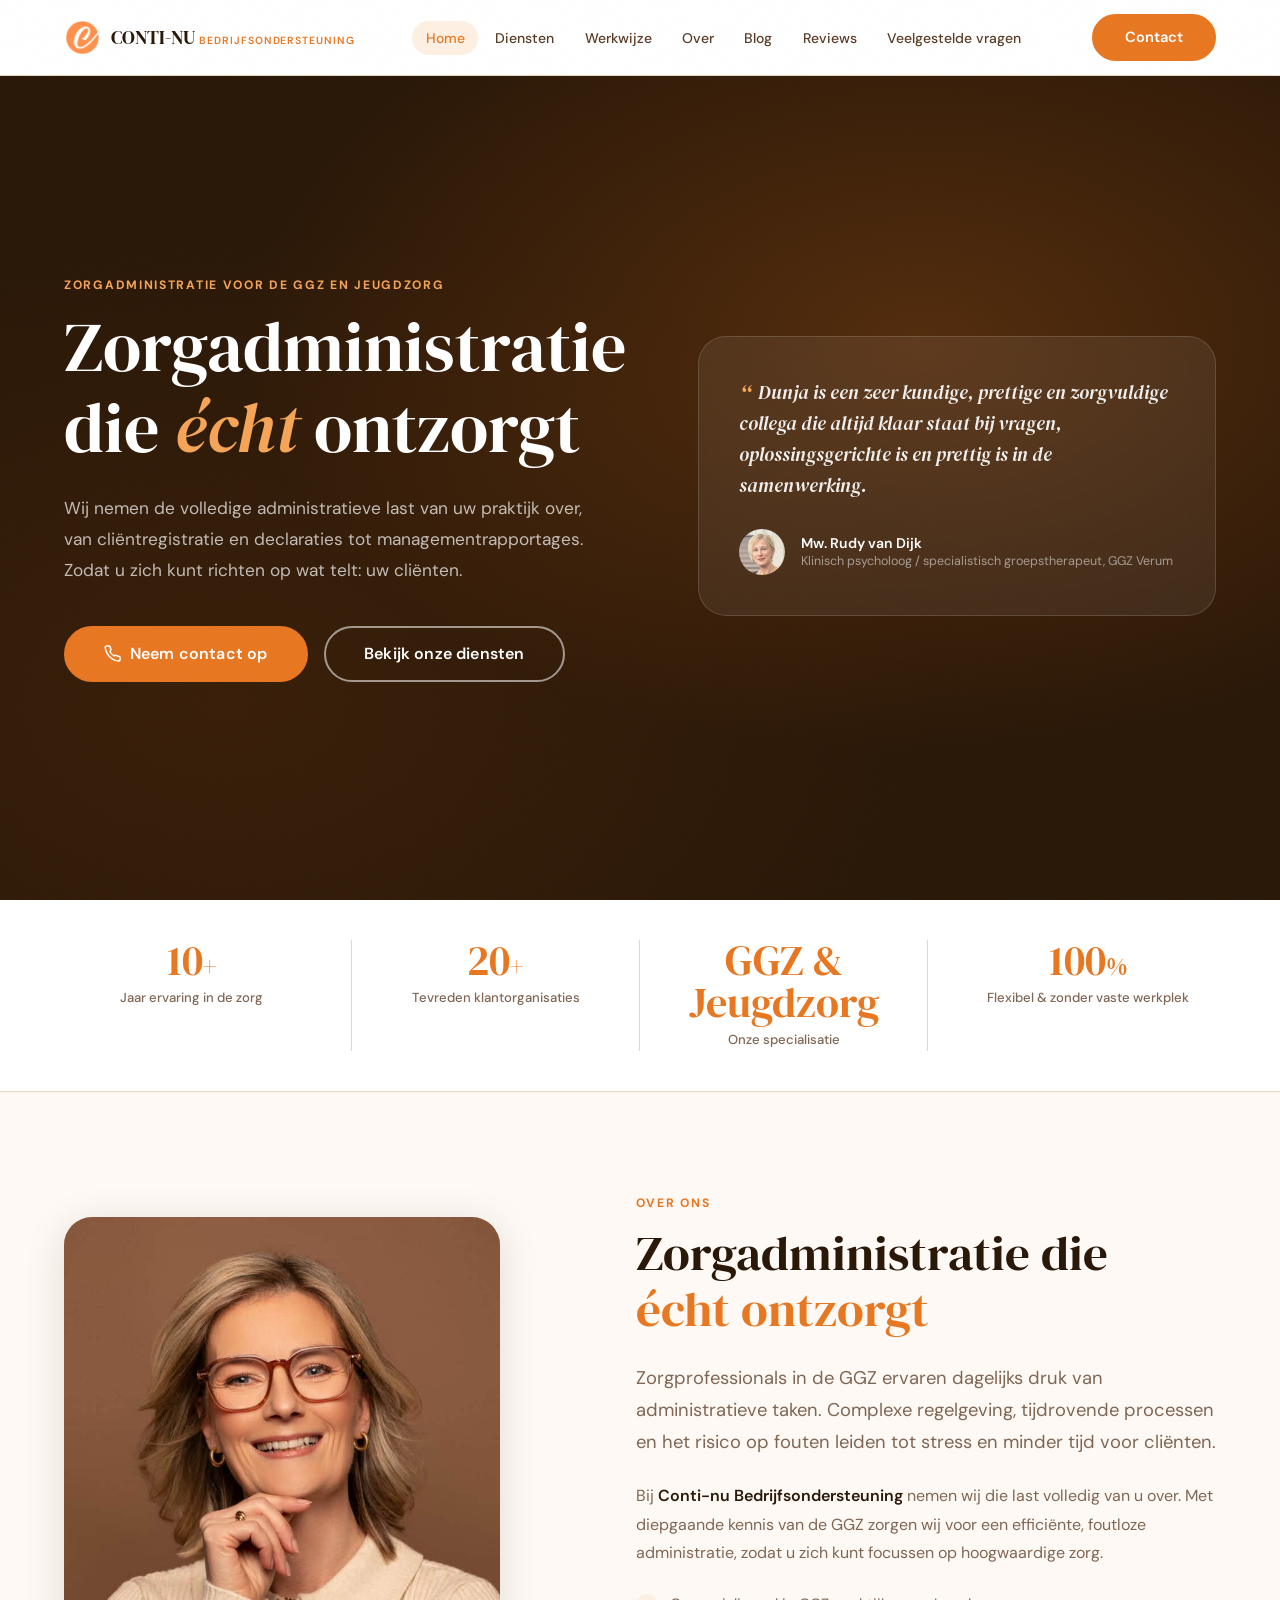
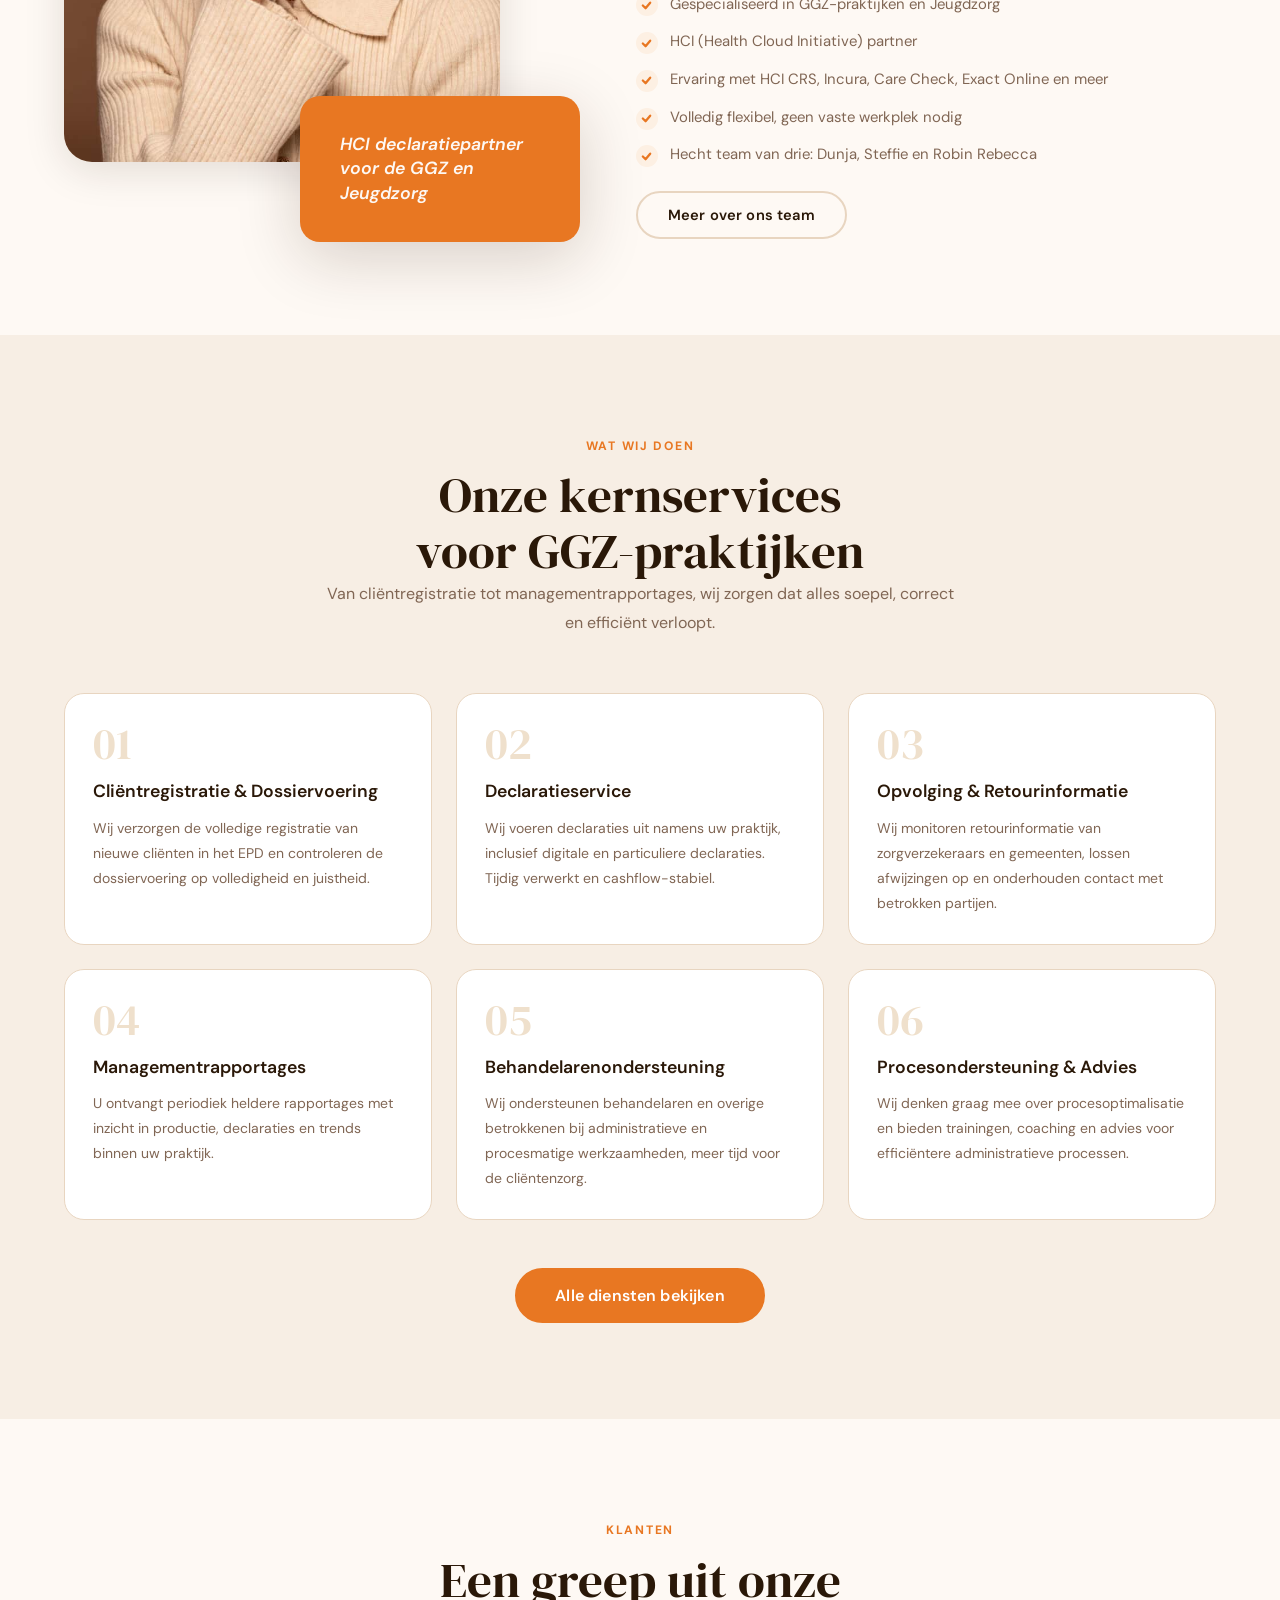
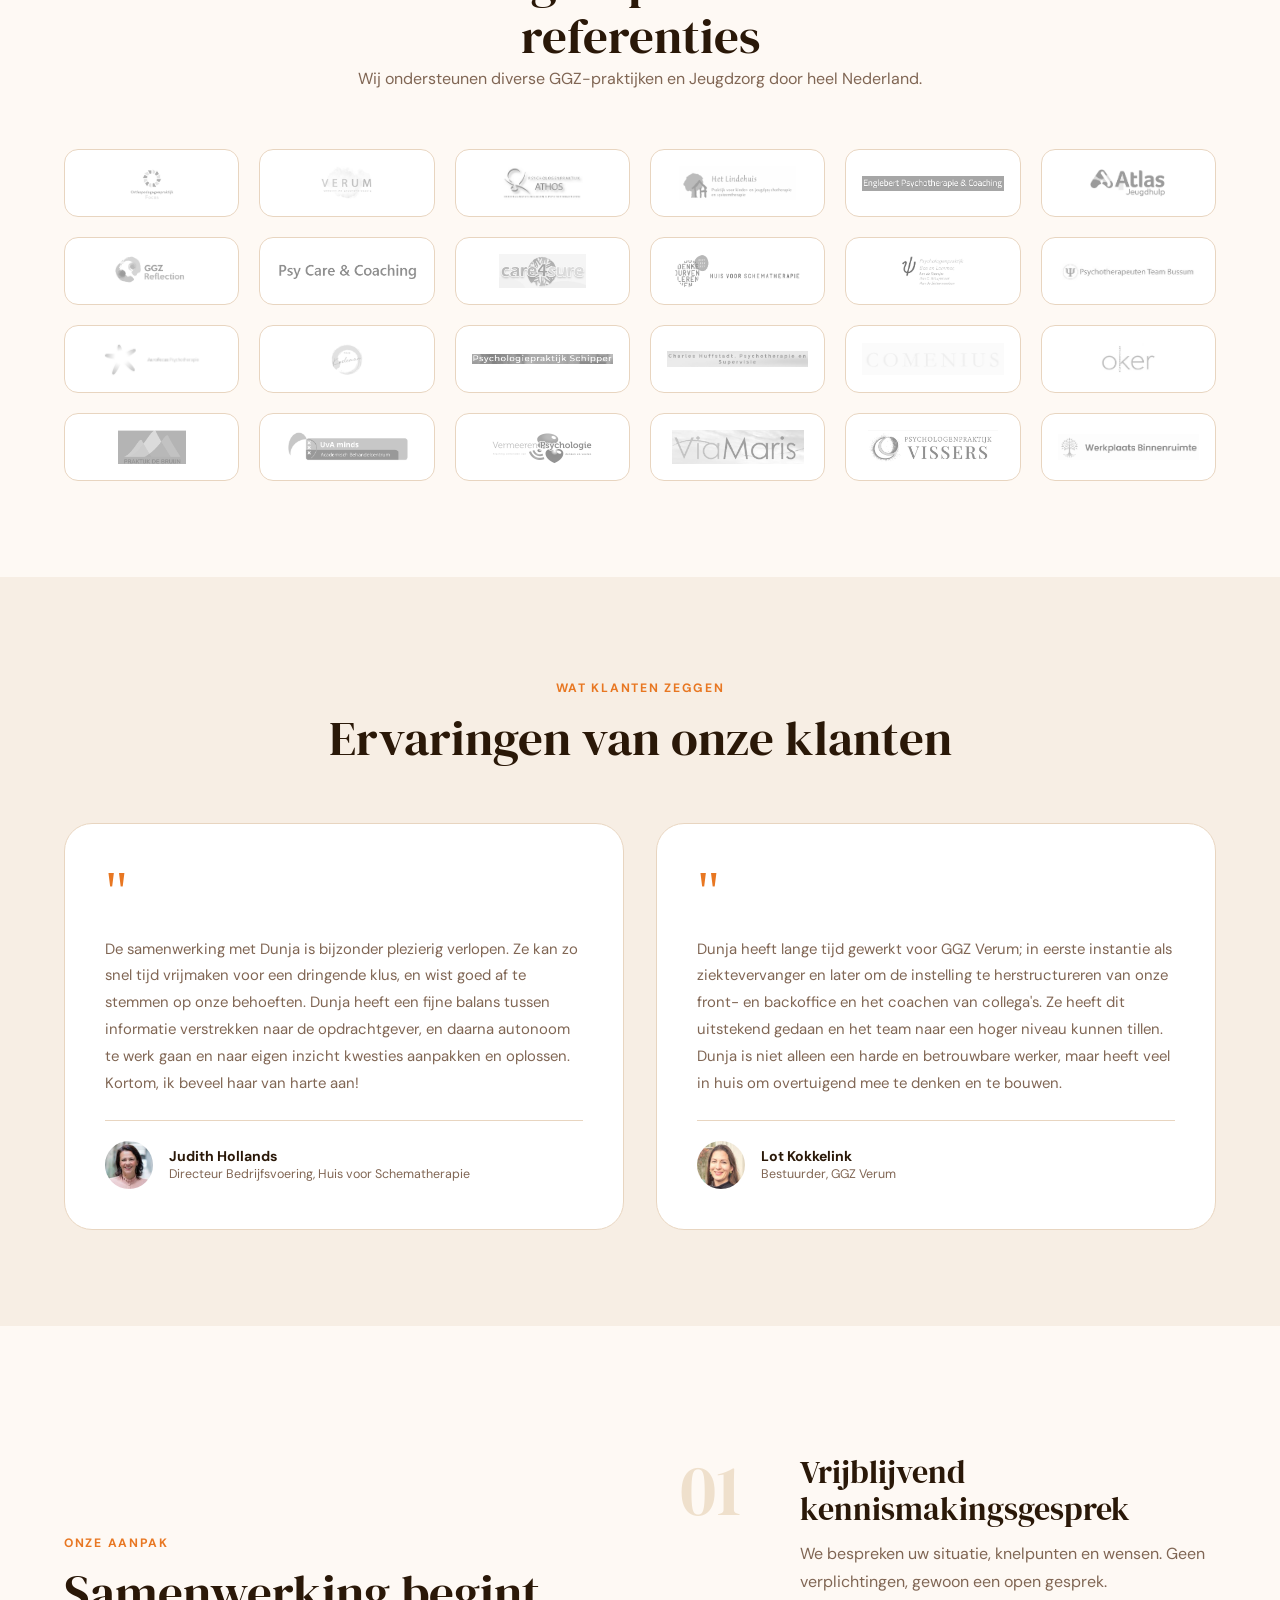
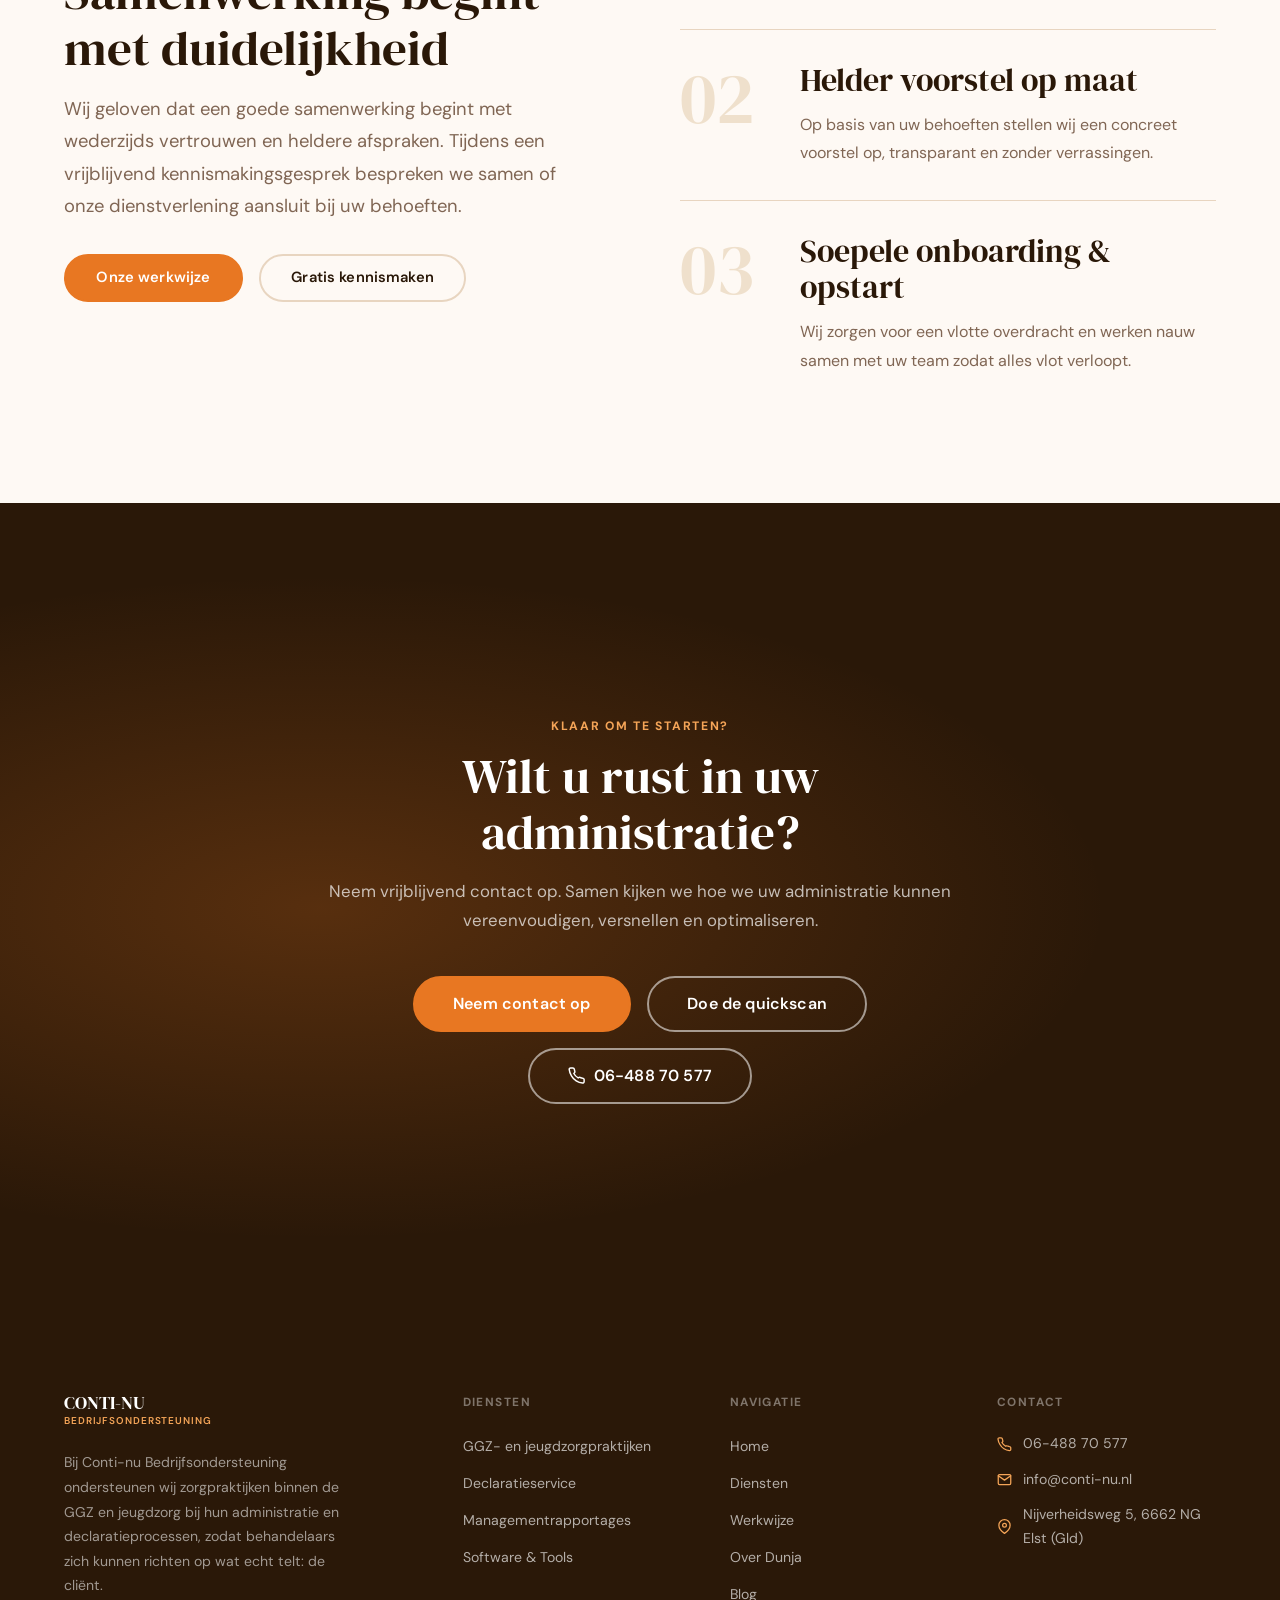
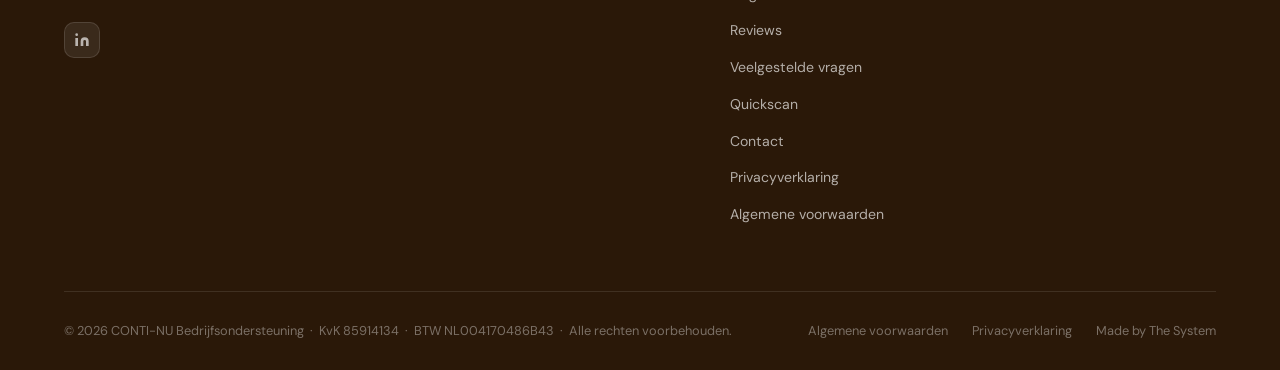
<file: index.html>
<!DOCTYPE html>
<html lang="nl">
<head>
  <!-- Google tag (gtag.js) -->
  <script async src="https://www.googletagmanager.com/gtag/js?id=G-SYHV2LSK1V"></script>
  <script>
    window.dataLayer = window.dataLayer || [];
    function gtag(){dataLayer.push(arguments);}
    gtag('js', new Date());

    gtag('config', 'G-SYHV2LSK1V');
  </script>
  <!-- Microsoft Clarity -->
  <script type="text/javascript">
    (function(c,l,a,r,i,t,y){
        c[a]=c[a]||function(){(c[a].q=c[a].q||[]).push(arguments)};
        t=l.createElement(r);t.async=1;t.src="https://www.clarity.ms/tag/"+i;
        y=l.getElementsByTagName(r)[0];y.parentNode.insertBefore(t,y);
    })(window, document, "clarity", "script", "xyp3sotoki");
  </script>
  <meta charset="UTF-8">
  <meta name="viewport" content="width=device-width, initial-scale=1.0">
  <title>CONTI-NU Bedrijfsondersteuning | Zorgadministratie voor de GGZ en Jeugdzorg</title>
  <meta name="description" content="Conti-nu Bedrijfsondersteuning ontlast GGZ- en jeugdzorgpraktijken van alle administratie. Cliëntregistratie, declaraties, dossiervoering en managementrapportages door Dunja Tagliola en team.">
  <meta name="keywords" content="zorgadministratie, GGZ administratie, jeugdzorg administratie, declaratieservice, cliëntregistratie, dossiervoering, managementrapportages, bedrijfsondersteuning zorg">
  <link rel="canonical" href="https://conti-nu-website.vercel.app/">
  <meta name="robots" content="index, follow">
  <link rel="icon" href="Assets/favicon.png" type="image/png">

  <!-- Open Graph -->
  <meta property="og:type"        content="website">
  <meta property="og:url"         content="https://conti-nu-website.vercel.app/">
  <meta property="og:title"       content="CONTI-NU Bedrijfsondersteuning | Uw zorgadministratie, onze zorg">
  <meta property="og:description" content="Gespecialiseerde administratieve ondersteuning voor GGZ- en jeugdzorgpraktijken. Zodat behandelaars zich kunnen richten op de cliënt.">
  <meta property="og:image"       content="https://conti-nu-website.vercel.app/img/og-image.jpg">
  <meta property="og:locale"      content="nl_NL">

  <!-- Twitter Card -->
  <meta name="twitter:card"        content="summary_large_image">
  <meta name="twitter:title"       content="CONTI-NU Bedrijfsondersteuning">
  <meta name="twitter:description" content="Zorgadministratie voor de GGZ en Jeugdzorg. Declaraties, cliëntregistratie en meer.">

  <!-- Structured Data -->
  <script type="application/ld+json">
  {
    "@context": "https://schema.org",
    "@type": "ProfessionalService",
    "name": "CONTI-NU Bedrijfsondersteuning",
    "description": "Gespecialiseerde administratieve ondersteuning voor GGZ- en jeugdzorgpraktijken. Cliëntregistratie, dossiervoering, declaratieservice en managementrapportages.",
    "url": "https://conti-nu-website.vercel.app",
    "telephone": "+31648870577",
    "email": "info@conti-nu.nl",
    "founder": { "@type": "Person", "name": "Dunja Tagliola" },
    "address": { "@type": "PostalAddress", "addressCountry": "NL" },
    "knowsAbout": ["GGZ administratie","Declaratieservice","Cliëntregistratie","Dossiervoering","HCI CRS"],
    "hasOfferCatalog": {
      "@type": "OfferCatalog",
      "name": "Diensten",
      "itemListElement": [
        { "@type": "Offer", "itemOffered": { "@type": "Service", "name": "Cliëntregistratie & Dossiervoering" } },
        { "@type": "Offer", "itemOffered": { "@type": "Service", "name": "Declaratieservice" } },
        { "@type": "Offer", "itemOffered": { "@type": "Service", "name": "Managementrapportages" } }
      ]
    }
  }
  </script>

  <link rel="stylesheet" href="css/style.css">
</head>
<body>

<!-- ═══════════════════════════════ NAVIGATION ═══ -->
<nav class="nav" id="nav" role="navigation" aria-label="Hoofdnavigatie">
  <div class="nav-inner">
    <a href="/" class="nav-logo" aria-label="CONTI-NU Bedrijfsondersteuning - Home">
      <img src="Assets/favicon.png" alt="" class="nav-logo-mark" aria-hidden="true">
      <div class="nav-logo-text">
        <span class="nav-logo-name">CONTI-NU</span>
        <span class="nav-logo-sub">Bedrijfsondersteuning</span>
      </div>
    </a>
    <ul class="nav-links" role="list">
      <li><a href="/"      class="nav-link active">Home</a></li>
      <li><a href="/diensten"   class="nav-link">Diensten</a></li>
      <li><a href="/werkwijze"  class="nav-link">Werkwijze</a></li>
      <li><a href="/over"       class="nav-link">Over</a></li>
      <li><a href="/blog"     class="nav-link">Blog</a></li>
      <li><a href="/reviews" class="nav-link">Reviews</a></li>
      <li><a href="/veelgestelde-vragen" class="nav-link">Veelgestelde vragen</a></li>
    </ul>
    <a href="/contact" class="btn btn-primary nav-cta">Contact</a>
    <button class="nav-hamburger" id="hamburger" aria-label="Menu openen" aria-expanded="false" aria-controls="mobile-menu">
      <span></span><span></span><span></span>
    </button>
  </div>
</nav>

<nav class="mobile-menu" id="mobile-menu" aria-label="Mobiele navigatie">
  <a href="/"     class="nav-link active">Home</a>
  <a href="/diensten"  class="nav-link">Diensten</a>
  <a href="/werkwijze" class="nav-link">Werkwijze</a>
  <a href="/over"      class="nav-link">Over</a>
  <a href="/blog"    class="nav-link">Blog</a>
  <a href="/reviews" class="nav-link">Reviews</a>
  <a href="/veelgestelde-vragen" class="nav-link">Veelgestelde vragen</a>
  <a href="/contact"   class="btn btn-primary">Contact opnemen</a>
</nav>

<main>

<!-- ═══════════════════════════════ HERO ═════════ -->
<section class="hero" aria-label="Introductie">
  <div class="hero-bg" aria-hidden="true"></div>
  <div class="hero-inner container">

    <div class="hero-content">
      <span class="eyebrow eyebrow-light">Zorgadministratie voor de GGZ en Jeugdzorg</span>
      <h1 class="hero-title">
        Zorgadministratie<br>
        die <em>écht</em> ontzorgt
      </h1>
      <p class="hero-text">
        Wij nemen de volledige administratieve last van uw praktijk over, van cliëntregistratie
        en declaraties tot managementrapportages. Zodat u zich kunt richten op wat telt: uw cliënten.
      </p>
      <div class="hero-actions">
        <a href="/contact" class="btn btn-primary btn-lg">
          <svg viewBox="0 0 24 24" fill="none" stroke="currentColor" stroke-width="2" stroke-linecap="round" stroke-linejoin="round" aria-hidden="true"><path d="M22 16.92v3a2 2 0 0 1-2.18 2 19.79 19.79 0 0 1-8.63-3.07A19.5 19.5 0 0 1 4.69 12a19.79 19.79 0 0 1-3.07-8.67A2 2 0 0 1 3.6 1.27h3a2 2 0 0 1 2 1.72c.127.96.361 1.903.7 2.81a2 2 0 0 1-.45 2.11L7.91 8.85a16 16 0 0 0 6 6l1.27-.64a2 2 0 0 1 2.11.45c.907.339 1.85.573 2.81.7A2 2 0 0 1 22 16.92z"/></svg>
          Neem contact op
        </a>
        <a href="/diensten" class="btn btn-white-outline btn-lg">
          Bekijk onze diensten
        </a>
      </div>
    </div>

    <div class="hero-card" role="complementary" aria-label="Referentie">
      <p class="hero-card-quote">
        Dunja is een zeer kundige, prettige en zorgvuldige collega die altijd klaar staat bij vragen, oplossingsgerichte is en prettig is in de samenwerking.
      </p>
      <div class="hero-card-author">
        <div class="hero-card-avatar" aria-hidden="true"><img src="Assets/Rudy-van-Dijk-150x150.jpg" alt="Mw. Rudy van Dijk"></div>
        <div>
          <div class="hero-card-name">Mw. Rudy van Dijk</div>
          <div class="hero-card-role">Klinisch psycholoog / specialistisch groepstherapeut, GGZ Verum</div>
        </div>
      </div>
    </div>

  </div>
</section>

<!-- ═══════════════════════════════ STATS ════════ -->
<div class="stats-bar" aria-label="Kerngetallen">
  <div class="stats-bar-inner">
    <div class="stat-item aos">
      <div class="stat-number" data-count="10" data-suffix="+">10<span style="font-size:.6em">+</span></div>
      <div class="stat-label">Jaar ervaring in de zorg</div>
    </div>
    <div class="stat-item aos d1">
      <div class="stat-number" data-count="20" data-suffix="+">20<span style="font-size:.6em">+</span></div>
      <div class="stat-label">Tevreden klantorganisaties</div>
    </div>
    <div class="stat-item aos d2">
      <div class="stat-number">GGZ &amp; Jeugdzorg</div>
      <div class="stat-label">Onze specialisatie</div>
    </div>
    <div class="stat-item aos d3">
      <div class="stat-number" data-count="100" data-suffix="%">100<span style="font-size:.6em">%</span></div>
      <div class="stat-label">Flexibel &amp; zonder vaste werkplek</div>
    </div>
  </div>
</div>

<!-- ═══════════════════════════════ ABOUT ════════ -->
<section class="section" aria-labelledby="about-heading">
  <div class="container">
    <div class="about-home">

      <div class="about-img-wrap aos-left">
        <div class="img-frame">
          <img src="Assets/0J8A9587-768x1152 (1).jpg"
               alt="Dunja Tagliola, eigenaar van CONTI-NU Bedrijfsondersteuning"
               width="480" height="600" loading="lazy">
        </div>
        <div class="about-img-badge" aria-hidden="true">
          <div class="badge-text">HCI declaratiepartner voor de GGZ en Jeugdzorg</div>
        </div>
      </div>

      <div class="about-home-content aos-right">
        <div>
          <span class="eyebrow">Over ons</span>
          <h2 id="about-heading">
            Zorgadministratie die<br>
            <span class="highlight">écht ontzorgt</span>
          </h2>
        </div>
        <p class="lead">
          Zorgprofessionals in de GGZ ervaren dagelijks druk van
          administratieve taken. Complexe regelgeving, tijdrovende processen en het risico op
          fouten leiden tot stress en minder tijd voor cliënten.
        </p>
        <p>
          Bij <strong>Conti-nu Bedrijfsondersteuning</strong> nemen wij die last volledig van
          u over. Met diepgaande kennis van de GGZ zorgen wij voor een
          efficiënte, foutloze administratie, zodat u zich kunt focussen op hoogwaardige zorg.
        </p>
        <div class="checklist" role="list">
          <div class="check-item" role="listitem">
            <div class="check-dot" aria-hidden="true">
              <svg viewBox="0 0 12 12" fill="none" stroke="currentColor" stroke-width="2.5" stroke-linecap="round" stroke-linejoin="round"><polyline points="2 6 5 9 10 3"/></svg>
            </div>
            <span>Gespecialiseerd in GGZ-praktijken en Jeugdzorg</span>
          </div>
          <div class="check-item" role="listitem">
            <div class="check-dot" aria-hidden="true">
              <svg viewBox="0 0 12 12" fill="none" stroke="currentColor" stroke-width="2.5" stroke-linecap="round" stroke-linejoin="round"><polyline points="2 6 5 9 10 3"/></svg>
            </div>
            <span>HCI (Health Cloud Initiative) partner</span>
          </div>
          <div class="check-item" role="listitem">
            <div class="check-dot" aria-hidden="true">
              <svg viewBox="0 0 12 12" fill="none" stroke="currentColor" stroke-width="2.5" stroke-linecap="round" stroke-linejoin="round"><polyline points="2 6 5 9 10 3"/></svg>
            </div>
            <span>Ervaring met HCI CRS, Incura, Care Check, Exact Online en meer</span>
          </div>
          <div class="check-item" role="listitem">
            <div class="check-dot" aria-hidden="true">
              <svg viewBox="0 0 12 12" fill="none" stroke="currentColor" stroke-width="2.5" stroke-linecap="round" stroke-linejoin="round"><polyline points="2 6 5 9 10 3"/></svg>
            </div>
            <span>Volledig flexibel, geen vaste werkplek nodig</span>
          </div>
          <div class="check-item" role="listitem">
            <div class="check-dot" aria-hidden="true">
              <svg viewBox="0 0 12 12" fill="none" stroke="currentColor" stroke-width="2.5" stroke-linecap="round" stroke-linejoin="round"><polyline points="2 6 5 9 10 3"/></svg>
            </div>
            <span>Hecht team van drie: Dunja, Steffie en Robin Rebecca</span>
          </div>
        </div>
        <div>
          <a href="/over" class="btn btn-outline">Meer over ons team</a>
        </div>
      </div>

    </div>
  </div>
</section>

<!-- ═══════════════════════════════ SERVICES ═════ -->
<section class="section section-cream" aria-labelledby="services-heading">
  <div class="container">
    <div class="section-header center aos-scale">
      <span class="eyebrow">Wat wij doen</span>
      <h2 id="services-heading">Onze kernservices<br>voor GGZ-praktijken</h2>
      <p>Van cliëntregistratie tot managementrapportages, wij zorgen dat alles soepel, correct en efficiënt verloopt.</p>
    </div>

    <div class="service-preview-grid">
      <article class="service-card aos d1">
        <div class="service-num" aria-hidden="true">01</div>
        <h3>Cliëntregistratie &amp; Dossiervoering</h3>
        <p>Wij verzorgen de volledige registratie van nieuwe cliënten in het EPD en controleren de dossiervoering op volledigheid en juistheid.</p>
      </article>
      <article class="service-card aos d2">
        <div class="service-num" aria-hidden="true">02</div>
        <h3>Declaratieservice</h3>
        <p>Wij voeren declaraties uit namens uw praktijk, inclusief digitale en particuliere declaraties. Tijdig verwerkt en cashflow-stabiel.</p>
      </article>
      <article class="service-card aos d3">
        <div class="service-num" aria-hidden="true">03</div>
        <h3>Opvolging &amp; Retourinformatie</h3>
        <p>Wij monitoren retourinformatie van zorgverzekeraars en gemeenten, lossen afwijzingen op en onderhouden contact met betrokken partijen.</p>
      </article>
      <article class="service-card aos d1">
        <div class="service-num" aria-hidden="true">04</div>
        <h3>Managementrapportages</h3>
        <p>U ontvangt periodiek heldere rapportages met inzicht in productie, declaraties en trends binnen uw praktijk.</p>
      </article>
      <article class="service-card aos d2">
        <div class="service-num" aria-hidden="true">05</div>
        <h3>Behandelarenondersteuning</h3>
        <p>Wij ondersteunen behandelaren en overige betrokkenen bij administratieve en procesmatige werkzaamheden, meer tijd voor de cliëntenzorg.</p>
      </article>
      <article class="service-card aos d3">
        <div class="service-num" aria-hidden="true">06</div>
        <h3>Procesondersteuning &amp; Advies</h3>
        <p>Wij denken graag mee over procesoptimalisatie en bieden trainingen, coaching en advies voor efficiëntere administratieve processen.</p>
      </article>
    </div>

    <div style="text-align:center; margin-top:3rem;" class="aos">
      <a href="/diensten" class="btn btn-primary btn-lg">Alle diensten bekijken</a>
    </div>
  </div>
</section>

<!-- ═══════════════════════════════ REFERENTIES ══ -->
<section class="section" aria-labelledby="refs-heading">
  <div class="container">
    <div class="section-header center aos-scale">
      <span class="eyebrow">Klanten</span>
      <h2 id="refs-heading">Een greep uit onze referenties</h2>
      <p>Wij ondersteunen diverse GGZ-praktijken en Jeugdzorg door heel Nederland.</p>
    </div>

    <div class="logos-grid aos">
      <div class="logo-item"><img src="Assets/Orthopedagogenpraktijk-Focus.png" alt="Orthopedagogenpraktijk Focus" loading="lazy"></div>
      <div class="logo-item"><img src="Assets/logo-ggzverum-h100.png" alt="GGZ Verum" loading="lazy"></div>
      <div class="logo-item"><img src="Assets/Psychologenpraktijk-Athos.png" alt="Psychologenpraktijk Athos" loading="lazy"></div>
      <div class="logo-item"><img src="Assets/Het-Lindehuis.png" alt="Het Lindehuis" loading="lazy"></div>
      <div class="logo-item"><img src="Assets/Englebert-Psychotherapie-Coaching.png" alt="Engelbert Psychotherapie &amp; Coaching" loading="lazy"></div>
      <div class="logo-item"><img src="Assets/Logo-Atlas-Jeugdhulp-1.png" alt="Atlas Jeugdhulp" loading="lazy"></div>
      <div class="logo-item"><img src="Assets/GGZ-Reflection.png" alt="GGZ Reflection" loading="lazy"></div>
      <div class="logo-item"><img src="Assets/Psy-Care-Coaching.png" alt="Psy Care &amp; Coaching" loading="lazy"></div>
      <div class="logo-item"><img src="Assets/Logo-Care4sure.png" alt="care4sure" loading="lazy"></div>
      <div class="logo-item"><img src="Assets/Logo-Huis-voor-Schematherapie.png" alt="Huis voor Schematherapie" loading="lazy"></div>
      <div class="logo-item"><img src="Assets/Logo-Bos-en-Lommer.png" alt="GGZ Bos &amp; Lommer" loading="lazy"></div>
      <div class="logo-item"><img src="Assets/Logo-PT-Bussum.png" alt="PT Bussum" loading="lazy"></div>
      <div class="logo-item"><img src="Assets/Aurofocus.png" alt="Aurofocus" loading="lazy"></div>
      <div class="logo-item"><img src="Assets/Praktijk-Koeleman.png" alt="Praktijk Koeleman" loading="lazy"></div>
      <div class="logo-item"><img src="Assets/Psychologenpraktijk-Schipper.png" alt="Psychologenpraktijk Schipper" loading="lazy"></div>
      <div class="logo-item"><img src="Assets/Charles-Huffstadt.png" alt="Charles Huffstadt, Psychotherapie en Supervisie" loading="lazy"></div>
      <div class="logo-item"><img src="Assets/Comenius.png" alt="Comenius" loading="lazy"></div>
      <div class="logo-item"><img src="Assets/PP-Oker.png" alt="Psychologenpraktijk Oker" loading="lazy"></div>
      <div class="logo-item"><img src="Assets/Praktijk-de-Bruijn.png" alt="Praktijk de Bruijn" loading="lazy"></div>
      <div class="logo-item"><img src="Assets/UvA-Minds.png" alt="UvA minds, Academisch Behandelcentrum" loading="lazy"></div>
      <div class="logo-item"><img src="Assets/Vermeeren.png" alt="Vermeeren Psychologie" loading="lazy"></div>
      <div class="logo-item"><img src="Assets/Via-Maris.png" alt="ViaMaris" loading="lazy"></div>
      <div class="logo-item"><img src="Assets/Vissers.png" alt="Psychologenpraktijk Vissers" loading="lazy"></div>
      <div class="logo-item"><img src="Assets/WP-Binnenruimte.png" alt="Werkplaats Binnenruimte" loading="lazy"></div>
    </div>
  </div>
</section>

<!-- ═══════════════════════════════ TESTIMONIALS ═ -->
<section class="section section-cream" aria-labelledby="testimonials-heading">
  <div class="container">
    <div class="section-header center aos-scale">
      <span class="eyebrow">Wat klanten zeggen</span>
      <h2 id="testimonials-heading">Ervaringen van onze klanten</h2>
    </div>

    <div class="testimonials-grid">
      <blockquote class="testimonial aos d1">
        <div class="testimonial-open-quote" aria-hidden="true">"</div>
        <p class="testimonial-text">
          De samenwerking met Dunja is bijzonder plezierig verlopen. Ze kan zo snel tijd vrijmaken voor een dringende klus, en wist goed af te stemmen op onze behoeften. Dunja heeft een fijne balans tussen informatie verstrekken naar de opdrachtgever, en daarna autonoom te werk gaan en naar eigen inzicht kwesties aanpakken en oplossen. Kortom, ik beveel haar van harte aan!
        </p>
        <footer class="testimonial-author">
          <div class="testimonial-avatar" aria-hidden="true"><img src="Assets/Judith-Hollands-150x150.jpeg" alt="Judith Hollands"></div>
          <div>
            <div class="testimonial-name">Judith Hollands</div>
            <div class="testimonial-role">Directeur Bedrijfsvoering, Huis voor Schematherapie</div>
          </div>
        </footer>
      </blockquote>

      <blockquote class="testimonial aos d2">
        <div class="testimonial-open-quote" aria-hidden="true">"</div>
        <p class="testimonial-text">
          Dunja heeft lange tijd gewerkt voor GGZ Verum; in eerste instantie als ziektevervanger en later om de instelling te herstructureren van onze front- en backoffice en het coachen van collega's. Ze heeft dit uitstekend gedaan en het team naar een hoger niveau kunnen tillen. Dunja is niet alleen een harde en betrouwbare werker, maar heeft veel in huis om overtuigend mee te denken en te bouwen.
        </p>
        <footer class="testimonial-author">
          <div class="testimonial-avatar" aria-hidden="true"><img src="Assets/lot-kokkelink-150x150.jpg" alt="Lot Kokkelink"></div>
          <div>
            <div class="testimonial-name">Lot Kokkelink</div>
            <div class="testimonial-role">Bestuurder, GGZ Verum</div>
          </div>
        </footer>
      </blockquote>
    </div>
  </div>
</section>

<!-- ═══════════════════════════════ WERKWIJZE TEASER ═ -->
<section class="section" aria-labelledby="werkwijze-heading">
  <div class="container">
    <div class="grid-2" style="gap:5rem; align-items:center;">
      <div class="aos">
        <span class="eyebrow">Onze aanpak</span>
        <h2 id="werkwijze-heading">Samenwerking begint met duidelijkheid</h2>
        <p class="lead" style="margin-top:1rem;">
          Wij geloven dat een goede samenwerking begint met wederzijds vertrouwen en heldere afspraken.
          Tijdens een vrijblijvend kennismakingsgesprek bespreken we samen of onze dienstverlening aansluit bij uw behoeften.
        </p>
        <div style="margin-top:2rem; display:flex; gap:1rem; flex-wrap:wrap;">
          <a href="/werkwijze" class="btn btn-primary">Onze werkwijze</a>
          <a href="/contact"  class="btn btn-outline">Gratis kennismaken</a>
        </div>
      </div>

      <div>
        <div class="steps-list">
          <div class="step-item aos d1" style="padding:2rem 0;">
            <div class="step-num" aria-hidden="true">01</div>
            <div class="step-body">
              <h3>Vrijblijvend kennismakingsgesprek</h3>
              <p>We bespreken uw situatie, knelpunten en wensen. Geen verplichtingen, gewoon een open gesprek.</p>
            </div>
          </div>
          <div class="step-item aos d2" style="padding:2rem 0;">
            <div class="step-num" aria-hidden="true">02</div>
            <div class="step-body">
              <h3>Helder voorstel op maat</h3>
              <p>Op basis van uw behoeften stellen wij een concreet voorstel op, transparant en zonder verrassingen.</p>
            </div>
          </div>
          <div class="step-item aos d3" style="padding:2rem 0; border-bottom:none;">
            <div class="step-num" aria-hidden="true">03</div>
            <div class="step-body">
              <h3>Soepele onboarding &amp; opstart</h3>
              <p>Wij zorgen voor een vlotte overdracht en werken nauw samen met uw team zodat alles vlot verloopt.</p>
            </div>
          </div>
        </div>
      </div>
    </div>
  </div>
</section>

<!-- ═══════════════════════════════ CTA ══════════ -->
<section class="cta-section section" aria-labelledby="cta-heading">
  <div class="cta-inner">
    <span class="eyebrow eyebrow-light">Klaar om te starten?</span>
    <h2 id="cta-heading">Wilt u rust in uw administratie?</h2>
    <p>
      Neem vrijblijvend contact op. Samen kijken we hoe we uw administratie kunnen
      vereenvoudigen, versnellen en optimaliseren.
    </p>
    <div class="cta-actions">
      <a href="/contact" class="btn btn-primary btn-lg">Neem contact op</a>
      <a href="/quickscan" class="btn btn-white-outline btn-lg">Doe de quickscan</a>
      <a href="tel:+31648870577" class="btn btn-white-outline btn-lg">
        <svg viewBox="0 0 24 24" fill="none" stroke="currentColor" stroke-width="2" stroke-linecap="round" stroke-linejoin="round" aria-hidden="true"><path d="M22 16.92v3a2 2 0 0 1-2.18 2 19.79 19.79 0 0 1-8.63-3.07A19.5 19.5 0 0 1 4.69 12a19.79 19.79 0 0 1-3.07-8.67A2 2 0 0 1 3.6 1.27h3a2 2 0 0 1 2 1.72c.127.96.361 1.903.7 2.81a2 2 0 0 1-.45 2.11L7.91 8.85a16 16 0 0 0 6 6l1.27-.64a2 2 0 0 1 2.11.45c.907.339 1.85.573 2.81.7A2 2 0 0 1 22 16.92z"/></svg>
        06-488 70 577
      </a>
    </div>
  </div>
</section>

</main>

<!-- ═══════════════════════════════ FOOTER ═══════ -->
<footer class="footer" role="contentinfo">
  <div class="container">
    <div class="footer-grid">

      <div class="footer-brand">
        <div class="footer-logo">

          <div>
            <div class="footer-logo-name">CONTI-NU</div>
            <div class="footer-logo-sub">Bedrijfsondersteuning</div>
          </div>
        </div>
        <p>Bij Conti-nu Bedrijfsondersteuning ondersteunen wij zorgpraktijken binnen de GGZ en jeugdzorg bij hun administratie en declaratieprocessen, zodat behandelaars zich kunnen richten op wat echt telt: de cliënt.</p>
        <div class="footer-social">
          <a href="https://www.linkedin.com/company/conti-nu/" class="footer-social-link" target="_blank" rel="noopener noreferrer" aria-label="LinkedIn van Dunja Tagliola">
            <svg viewBox="0 0 24 24" fill="currentColor" aria-hidden="true"><path d="M16 8a6 6 0 0 1 6 6v7h-4v-7a2 2 0 0 0-2-2 2 2 0 0 0-2 2v7h-4v-7a6 6 0 0 1 6-6zM2 9h4v12H2z"/><circle cx="4" cy="4" r="2"/></svg>
          </a>
        </div>
      </div>

      <div>
        <div class="footer-col-title">Diensten</div>
        <ul class="footer-links" role="list">
          <li><a href="diensten.html#ggz"          class="footer-link">GGZ- en jeugdzorgpraktijken</a></li>
          <li><a href="diensten.html#declaratie"    class="footer-link">Declaratieservice</a></li>
          <li><a href="diensten.html#rapportages"   class="footer-link">Managementrapportages</a></li>
          <li><a href="diensten.html#software"      class="footer-link">Software &amp; Tools</a></li>
        </ul>
      </div>

      <div>
        <div class="footer-col-title">Navigatie</div>
        <ul class="footer-links" role="list">
          <li><a href="/"     class="footer-link">Home</a></li>
          <li><a href="/diensten"  class="footer-link">Diensten</a></li>
          <li><a href="/werkwijze" class="footer-link">Werkwijze</a></li>
          <li><a href="/over"      class="footer-link">Over Dunja</a></li>
          <li><a href="/blog"      class="footer-link">Blog</a></li>
          <li><a href="/reviews" class="footer-link">Reviews</a></li>
          <li><a href="/veelgestelde-vragen" class="footer-link">Veelgestelde vragen</a></li>
          <li><a href="/quickscan" class="footer-link">Quickscan</a></li>
          <li><a href="/contact"   class="footer-link">Contact</a></li>
          <li><a href="/privacyverklaring" class="footer-link">Privacyverklaring</a></li>
          <li><a href="/algemene-voorwaarden" class="footer-link">Algemene voorwaarden</a></li>
        </ul>
      </div>

      <div>
        <div class="footer-col-title">Contact</div>
        <div class="footer-contact-row">
          <svg viewBox="0 0 24 24" fill="none" stroke="currentColor" stroke-width="2" stroke-linecap="round" stroke-linejoin="round" aria-hidden="true"><path d="M22 16.92v3a2 2 0 0 1-2.18 2 19.79 19.79 0 0 1-8.63-3.07A19.5 19.5 0 0 1 4.69 12a19.79 19.79 0 0 1-3.07-8.67A2 2 0 0 1 3.6 1.27h3a2 2 0 0 1 2 1.72c.127.96.361 1.903.7 2.81a2 2 0 0 1-.45 2.11L7.91 8.85a16 16 0 0 0 6 6l1.27-.64a2 2 0 0 1 2.11.45c.907.339 1.85.573 2.81.7A2 2 0 0 1 22 16.92z"/></svg>
          <a href="tel:+31648870577">06-488 70 577</a>
        </div>
        <div class="footer-contact-row">
          <svg viewBox="0 0 24 24" fill="none" stroke="currentColor" stroke-width="2" stroke-linecap="round" stroke-linejoin="round" aria-hidden="true"><path d="M4 4h16c1.1 0 2 .9 2 2v12c0 1.1-.9 2-2 2H4c-1.1 0-2-.9-2-2V6c0-1.1.9-2 2-2z"/><polyline points="22,6 12,13 2,6"/></svg>
          <a href="mailto:info@conti-nu.nl">info@conti-nu.nl</a>
        </div>
        <div class="footer-contact-row">
          <svg viewBox="0 0 24 24" fill="none" stroke="currentColor" stroke-width="2" stroke-linecap="round" stroke-linejoin="round" aria-hidden="true"><path d="M21 10c0 7-9 13-9 13s-9-6-9-13a9 9 0 0 1 18 0z"/><circle cx="12" cy="10" r="3"/></svg>
          <a href="https://maps.google.com/?q=Nijverheidsweg+5,+6662+NG+Elst" target="_blank" rel="noopener noreferrer">Nijverheidsweg 5, 6662&nbsp;NG&nbsp; Elst (Gld)</a>
        </div>
      </div>

    </div>

    <div class="footer-bottom">
      <span class="footer-bottom-copy">&copy; 2026 CONTI-NU Bedrijfsondersteuning &nbsp;&middot;&nbsp; KvK 85914134 &nbsp;&middot;&nbsp; BTW NL004170486B43 &nbsp;&middot;&nbsp; Alle rechten voorbehouden.</span>
      <div class="footer-bottom-links">
        <a href="/algemene-voorwaarden">Algemene voorwaarden</a>
        <a href="/privacyverklaring">Privacyverklaring</a>
        <a href="https://thesystem.nl" target="_blank" rel="noopener">Made by The System</a>
      </div>
    </div>
  </div>
</footer>

<button class="back-to-top" id="back-to-top" aria-label="Terug naar boven">
  <svg viewBox="0 0 24 24" fill="none" stroke="currentColor" stroke-width="2.5" stroke-linecap="round" stroke-linejoin="round" aria-hidden="true"><polyline points="18 15 12 9 6 15"/></svg>
</button>

<script>
(function () {
  // Nav scroll
  const nav = document.getElementById('nav');
  const btt = document.getElementById('back-to-top');
  window.addEventListener('scroll', () => {
    nav.classList.toggle('scrolled', window.scrollY > 20);
    btt.classList.toggle('visible',  window.scrollY > 400);
  }, { passive: true });

  // Mobile menu
  const ham = document.getElementById('hamburger');
  const mob = document.getElementById('mobile-menu');
  ham.addEventListener('click', () => {
    const open = mob.classList.toggle('open');
    ham.classList.toggle('open', open);
    ham.setAttribute('aria-expanded', open);
    document.body.style.overflow = open ? 'hidden' : '';
  });
  mob.querySelectorAll('a').forEach(a => {
    a.addEventListener('click', () => {
      mob.classList.remove('open');
      ham.classList.remove('open');
      ham.setAttribute('aria-expanded', 'false');
      document.body.style.overflow = '';
    });
  });

  // Scroll animations
  const obs = new IntersectionObserver(entries => {
    entries.forEach(e => { if (e.isIntersecting) e.target.classList.add('visible'); });
  }, { threshold: 0.1 });
  document.querySelectorAll('.aos,.aos-left,.aos-right,.aos-scale').forEach(el => obs.observe(el));
  /* Vangnet: in embedded previews (vaste-hoogte iframe, geen scroll) vuurt de
     IntersectionObserver niet voor content onder de vouw. Reveal die kort na load
     alsnog — geen zichtbaar effect op de live site (onder-de-vouw zie je daar pas
     bij scrollen, en dan is 'visible' al gezet). */
  window.addEventListener('load',function(){setTimeout(function(){document.querySelectorAll('.aos,.aos-left,.aos-right,.aos-scale').forEach(function(el){el.classList.add('visible');});},1200);});

  // Stat counter animation
  function animateCounter(el) {
    const target = parseInt(el.dataset.count, 10);
    const suffix = el.dataset.suffix || '';
    const sfxHtml = suffix ? `<span style="font-size:.6em">${suffix}</span>` : '';
    const dur = 1400;
    const start = performance.now();
    function step(now) {
      const p = Math.min((now - start) / dur, 1);
      const eased = 1 - Math.pow(1 - p, 3);
      el.innerHTML = Math.round(eased * target) + sfxHtml;
      if (p < 1) requestAnimationFrame(step);
      else el.classList.add('counted');
    }
    requestAnimationFrame(step);
  }
  const cntObs = new IntersectionObserver(entries => {
    entries.forEach(e => {
      if (e.isIntersecting) { animateCounter(e.target); cntObs.unobserve(e.target); }
    });
  }, { threshold: 0.5 });
  document.querySelectorAll('.stat-number[data-count]').forEach(el => cntObs.observe(el));

  // Back to top
  btt.addEventListener('click', () => window.scrollTo({ top: 0, behavior: 'smooth' }));
})();
</script>

</body>
</html>
</file>
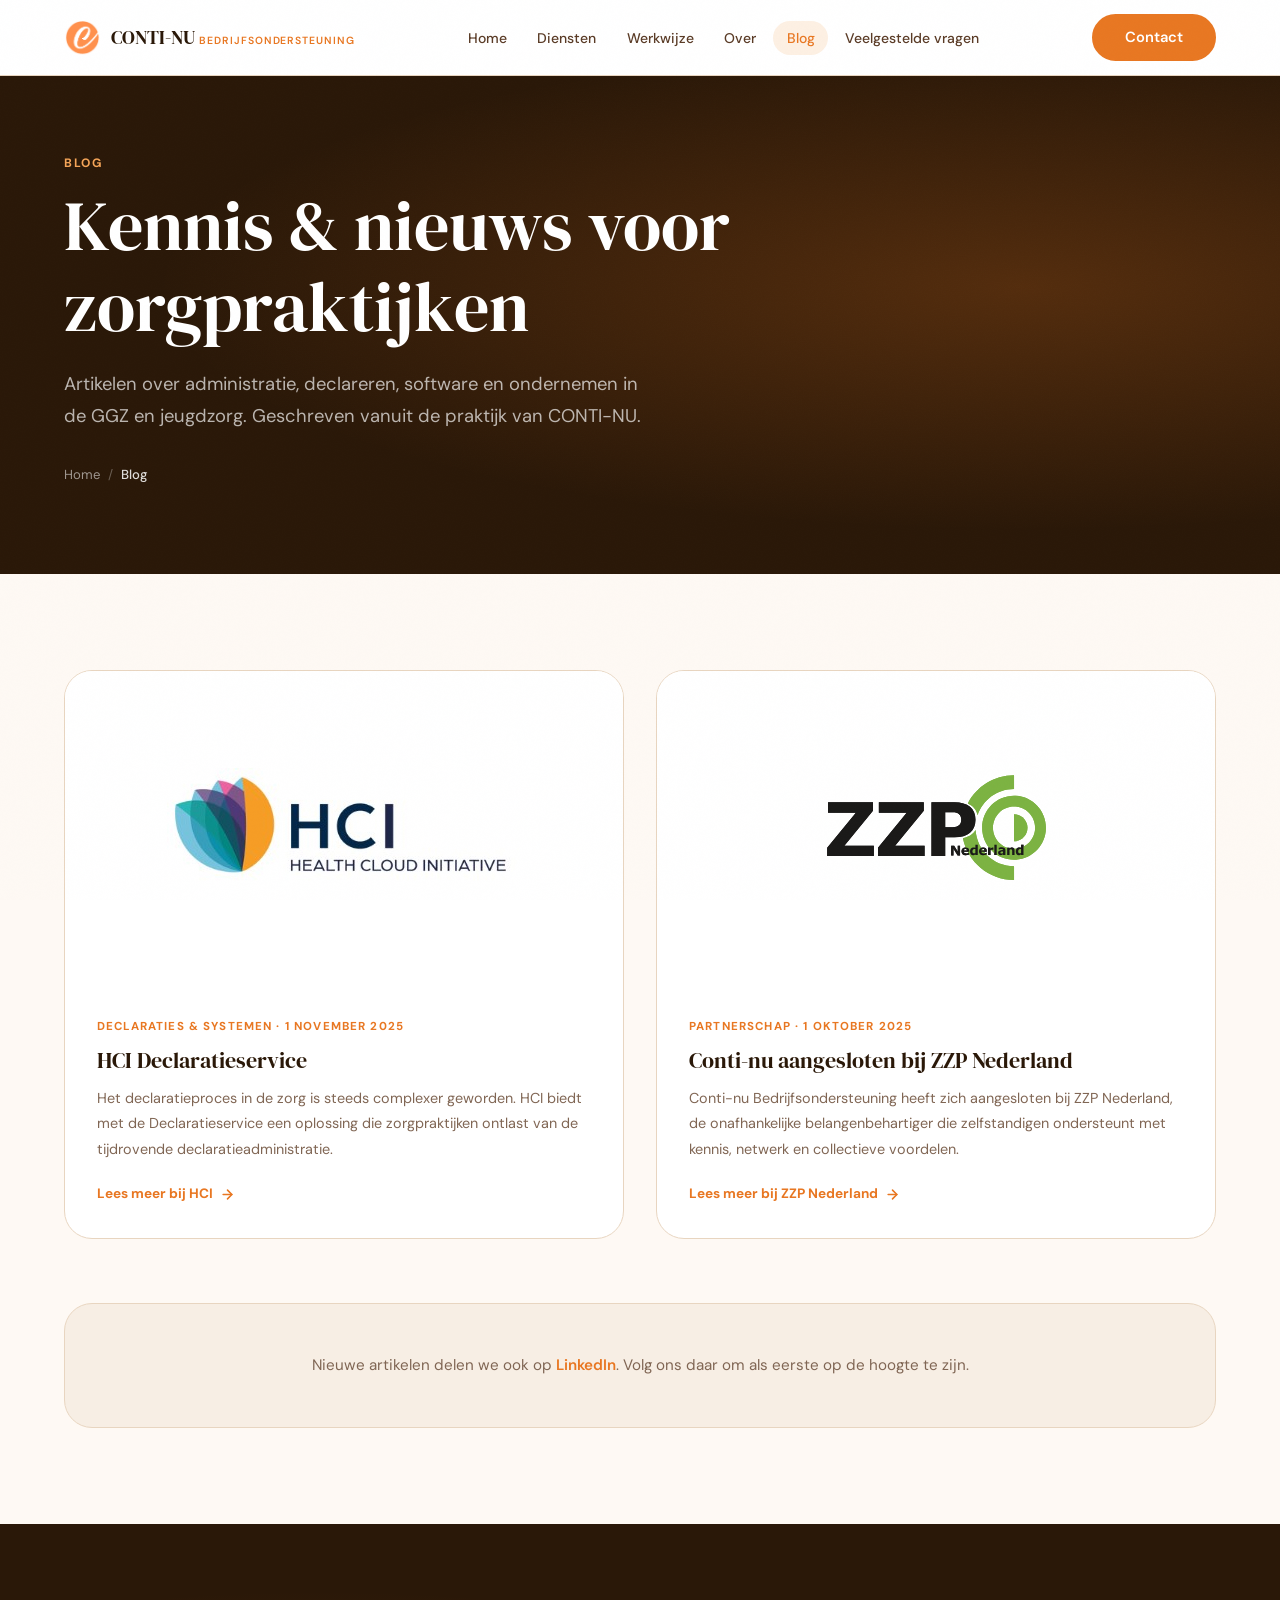
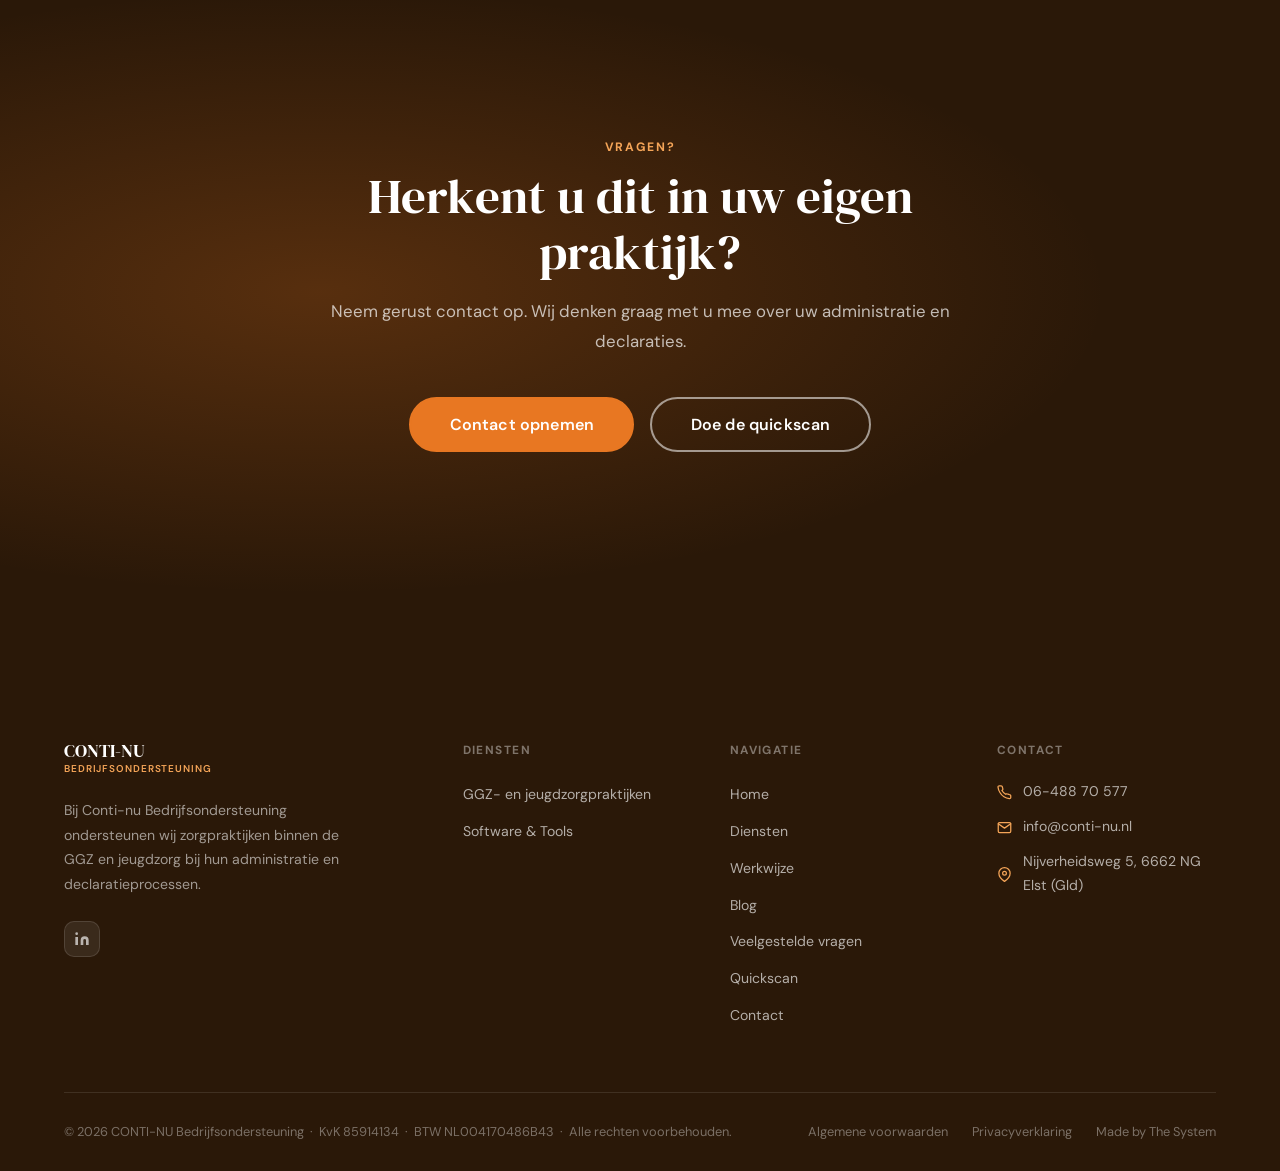
<file: blog/index.html>
<!DOCTYPE html>
<html lang="nl">
<head>
  <!-- Google tag (gtag.js) -->
  <script async src="https://www.googletagmanager.com/gtag/js?id=G-SYHV2LSK1V"></script>
  <script>
    window.dataLayer = window.dataLayer || [];
    function gtag(){dataLayer.push(arguments);}
    gtag('js', new Date());

    gtag('config', 'G-SYHV2LSK1V');
  </script>
  <!-- Microsoft Clarity -->
  <script type="text/javascript">
    (function(c,l,a,r,i,t,y){
        c[a]=c[a]||function(){(c[a].q=c[a].q||[]).push(arguments)};
        t=l.createElement(r);t.async=1;t.src="https://www.clarity.ms/tag/"+i;
        y=l.getElementsByTagName(r)[0];y.parentNode.insertBefore(t,y);
    })(window, document, "clarity", "script", "xyp3sotoki");
  </script>
  <meta charset="UTF-8">
  <meta name="viewport" content="width=device-width, initial-scale=1.0">
  <title>Blog | CONTI-NU Bedrijfsondersteuning</title>
  <meta name="description" content="Artikelen over GGZ- en jeugdzorgadministratie, declareren, software en het ondernemen als zorgpraktijk, door CONTI-NU Bedrijfsondersteuning.">
  <link rel="canonical" href="https://www.conti-nu.nl/blog">
  <meta name="robots" content="index, follow">
  <link rel="icon" href="/Assets/favicon.png" type="image/png">
  <link rel="alternate" type="application/rss+xml" title="CONTI-NU Bedrijfsondersteuning blog" href="https://www.conti-nu.nl/blog/feed.xml">
  <meta property="og:type"        content="website">
  <meta property="og:url"         content="https://www.conti-nu.nl/blog">
  <meta property="og:title"       content="Blog">
  <meta property="og:description" content="Artikelen over GGZ- en jeugdzorgadministratie, declareren, software en het ondernemen als zorgpraktijk, door CONTI-NU Bedrijfsondersteuning.">
  <meta property="og:image"       content="https://www.conti-nu.nl/Assets/juichende-vrouw-768x422.jpg">
  <meta property="og:site_name"   content="CONTI-NU Bedrijfsondersteuning">
  <meta name="twitter:card"       content="summary_large_image">
  <script type="application/ld+json">
{
  "@context": "https://schema.org",
  "@type": "Blog",
  "name": "Blog",
  "url": "https://www.conti-nu.nl/blog",
  "publisher": {
    "@type": "Organization",
    "name": "CONTI-NU Bedrijfsondersteuning",
    "url": "https://www.conti-nu.nl/"
  },
  "breadcrumb": {
    "@type": "BreadcrumbList",
    "itemListElement": [
      {
        "@type": "ListItem",
        "position": 1,
        "name": "Home",
        "item": "https://www.conti-nu.nl/"
      },
      {
        "@type": "ListItem",
        "position": 2,
        "name": "Blog",
        "item": "https://www.conti-nu.nl/blog"
      }
    ]
  }
}
  </script>
  <link rel="stylesheet" href="/css/style.css">
</head>
<body>

<!-- ═══ NAV ═══ -->
<nav class="nav" id="nav" role="navigation" aria-label="Hoofdnavigatie">
  <div class="nav-inner">
    <a href="/" class="nav-logo" aria-label="CONTI-NU - Home">
      <img src="/Assets/favicon.png" alt="" class="nav-logo-mark" aria-hidden="true">
      <div class="nav-logo-text">
        <span class="nav-logo-name">CONTI-NU</span>
        <span class="nav-logo-sub">Bedrijfsondersteuning</span>
      </div>
    </a>
    <ul class="nav-links" role="list">
      <li><a href="/"     class="nav-link">Home</a></li>
      <li><a href="/diensten"  class="nav-link">Diensten</a></li>
      <li><a href="/werkwijze" class="nav-link">Werkwijze</a></li>
      <li><a href="/over"      class="nav-link">Over</a></li>
      <li><a href="/blog"    class="nav-link active">Blog</a></li>
      <li><a href="/veelgestelde-vragen" class="nav-link">Veelgestelde vragen</a></li>
    </ul>
    <a href="/contact" class="btn btn-primary nav-cta">Contact</a>
    <button class="nav-hamburger" id="hamburger" aria-label="Menu openen" aria-expanded="false">
      <span></span><span></span><span></span>
    </button>
  </div>
</nav>
<nav class="mobile-menu" id="mobile-menu">
  <a href="/"     class="nav-link">Home</a>
  <a href="/diensten"  class="nav-link">Diensten</a>
  <a href="/werkwijze" class="nav-link">Werkwijze</a>
  <a href="/over"      class="nav-link">Over</a>
  <a href="/blog"    class="nav-link active">Blog</a>
  <a href="/veelgestelde-vragen" class="nav-link">Veelgestelde vragen</a>
  <a href="/contact"   class="btn btn-primary">Contact opnemen</a>
</nav>
<!-- ═══ PAGE HERO ═══ -->
<header class="page-hero">
  <div class="page-hero-inner">
    <span class="eyebrow">Blog</span>
    <h1>Kennis &amp; nieuws voor zorgpraktijken</h1>
    <p class="lead">Artikelen over administratie, declareren, software en ondernemen in de GGZ en jeugdzorg. Geschreven vanuit de praktijk van CONTI-NU.</p>
    <nav class="breadcrumb" aria-label="Kruimelpad">
      <a href="/">Home</a>
      <span class="breadcrumb-sep" aria-hidden="true">/</span>
      <strong class="breadcrumb-current" aria-current="page">Blog</strong>
    </nav>
  </div>
</header>

<main>

<!-- ═══ ARTIKELEN ═══ -->
<section class="section" aria-labelledby="blog-heading">
  <div class="container">
    <h2 id="blog-heading" class="visually-hidden">Artikelen</h2>
    <div class="news-grid">
      <article class="news-card aos d1">
        <a href="https://hci-software.com/crs/partners/" target="_blank" rel="noopener" class="news-card-img news-card-img--logo" aria-hidden="true" tabindex="-1"><img src="/Assets/HCI-.jpg" alt="HCI Declaratieservice, logo Health Cloud Initiative" loading="lazy"></a>
        <div class="news-card-body">
          <div class="news-card-cat">Declaraties &amp; Systemen &middot; <time datetime="2025-11-01">1 november 2025</time></div>
          <h3><a href="https://hci-software.com/crs/partners/" target="_blank" rel="noopener">HCI Declaratieservice</a></h3>
          <p>Het declaratieproces in de zorg is steeds complexer geworden. HCI biedt met de Declaratieservice een oplossing die zorgpraktijken ontlast van de tijdrovende declaratieadministratie.</p>
          <a href="https://hci-software.com/crs/partners/" target="_blank" rel="noopener" class="news-card-cta">Lees meer bij HCI <svg viewBox="0 0 24 24" fill="none" stroke="currentColor" stroke-width="2.5" stroke-linecap="round" stroke-linejoin="round" aria-hidden="true"><line x1="5" y1="12" x2="19" y2="12"/><polyline points="12 5 19 12 12 19"/></svg></a>
        </div>
      </article>
      <article class="news-card aos d2">
        <a href="https://www.zzp-nederland.nl/" target="_blank" rel="noopener" class="news-card-img news-card-img--logo" aria-hidden="true" tabindex="-1"><img src="/Assets/logo.svg" alt="ZZP Nederland logo" loading="lazy"></a>
        <div class="news-card-body">
          <div class="news-card-cat">Partnerschap &middot; <time datetime="2025-10-01">1 oktober 2025</time></div>
          <h3><a href="https://www.zzp-nederland.nl/" target="_blank" rel="noopener">Conti-nu aangesloten bij ZZP Nederland</a></h3>
          <p>Conti-nu Bedrijfsondersteuning heeft zich aangesloten bij ZZP Nederland, de onafhankelijke belangenbehartiger die zelfstandigen ondersteunt met kennis, netwerk en collectieve voordelen.</p>
          <a href="https://www.zzp-nederland.nl/" target="_blank" rel="noopener" class="news-card-cta">Lees meer bij ZZP Nederland <svg viewBox="0 0 24 24" fill="none" stroke="currentColor" stroke-width="2.5" stroke-linecap="round" stroke-linejoin="round" aria-hidden="true"><line x1="5" y1="12" x2="19" y2="12"/><polyline points="12 5 19 12 12 19"/></svg></a>
        </div>
      </article>
    </div>

    <div class="blog-volg aos">
      <p>Nieuwe artikelen delen we ook op
        <a href="https://www.linkedin.com/company/conti-nu/" target="_blank" rel="noopener noreferrer">LinkedIn</a>.
        Volg ons daar om als eerste op de hoogte te zijn.</p>
    </div>
  </div>
</section>

<!-- ═══ CTA ═══ -->
<section class="cta-section section" aria-labelledby="cta-blog">
  <div class="cta-inner">
    <span class="eyebrow eyebrow-light">Vragen?</span>
    <h2 id="cta-blog">Herkent u dit in uw eigen praktijk?</h2>
    <p>Neem gerust contact op. Wij denken graag met u mee over uw administratie en declaraties.</p>
    <div class="cta-actions">
      <a href="/contact" class="btn btn-primary btn-lg">Contact opnemen</a>
      <a href="/quickscan" class="btn btn-white-outline btn-lg">Doe de quickscan</a>
    </div>
  </div>
</section>

</main>

<!-- ═══ FOOTER ═══ -->
<footer class="footer" role="contentinfo">
  <div class="container">
    <div class="footer-grid">
      <div class="footer-brand">
        <div class="footer-logo">

          <div><div class="footer-logo-name">CONTI-NU</div><div class="footer-logo-sub">Bedrijfsondersteuning</div></div>
        </div>
        <p>Bij Conti-nu Bedrijfsondersteuning ondersteunen wij zorgpraktijken binnen de GGZ en jeugdzorg bij hun administratie en declaratieprocessen.</p>
        <div class="footer-social">
          <a href="https://www.linkedin.com/company/conti-nu/" class="footer-social-link" target="_blank" rel="noopener noreferrer" aria-label="LinkedIn">
            <svg viewBox="0 0 24 24" fill="currentColor" aria-hidden="true"><path d="M16 8a6 6 0 0 1 6 6v7h-4v-7a2 2 0 0 0-2-2 2 2 0 0 0-2 2v7h-4v-7a6 6 0 0 1 6-6zM2 9h4v12H2z"/><circle cx="4" cy="4" r="2"/></svg>
          </a>
        </div>
      </div>
      <div>
        <div class="footer-col-title">Diensten</div>
        <ul class="footer-links">
          <li><a href="/diensten#ggz"     class="footer-link">GGZ- en jeugdzorgpraktijken</a></li>
          <li><a href="/diensten#software" class="footer-link">Software &amp; Tools</a></li>
        </ul>
      </div>
      <div>
        <div class="footer-col-title">Navigatie</div>
        <ul class="footer-links">
          <li><a href="/"     class="footer-link">Home</a></li>
          <li><a href="/diensten"  class="footer-link">Diensten</a></li>
          <li><a href="/werkwijze" class="footer-link">Werkwijze</a></li>
          <li><a href="/blog"      class="footer-link">Blog</a></li>
          <li><a href="/veelgestelde-vragen" class="footer-link">Veelgestelde vragen</a></li>
          <li><a href="/quickscan" class="footer-link">Quickscan</a></li>
          <li><a href="/contact"   class="footer-link">Contact</a></li>
        </ul>
      </div>
      <div>
        <div class="footer-col-title">Contact</div>
        <div class="footer-contact-row">
          <svg viewBox="0 0 24 24" fill="none" stroke="currentColor" stroke-width="2" stroke-linecap="round" stroke-linejoin="round" aria-hidden="true"><path d="M22 16.92v3a2 2 0 0 1-2.18 2 19.79 19.79 0 0 1-8.63-3.07A19.5 19.5 0 0 1 4.69 12a19.79 19.79 0 0 1-3.07-8.67A2 2 0 0 1 3.6 1.27h3a2 2 0 0 1 2 1.72c.127.96.361 1.903.7 2.81a2 2 0 0 1-.45 2.11L7.91 8.85a16 16 0 0 0 6 6l1.27-.64a2 2 0 0 1 2.11.45c.907.339 1.85.573 2.81.7A2 2 0 0 1 22 16.92z"/></svg>
          <a href="tel:+31648870577">06-488 70 577</a>
        </div>
        <div class="footer-contact-row">
          <svg viewBox="0 0 24 24" fill="none" stroke="currentColor" stroke-width="2" stroke-linecap="round" stroke-linejoin="round" aria-hidden="true"><path d="M4 4h16c1.1 0 2 .9 2 2v12c0 1.1-.9 2-2 2H4c-1.1 0-2-.9-2-2V6c0-1.1.9-2 2-2z"/><polyline points="22,6 12,13 2,6"/></svg>
          <a href="mailto:info@conti-nu.nl">info@conti-nu.nl</a>
        </div>
        <div class="footer-contact-row">
          <svg viewBox="0 0 24 24" fill="none" stroke="currentColor" stroke-width="2" stroke-linecap="round" stroke-linejoin="round" aria-hidden="true"><path d="M21 10c0 7-9 13-9 13s-9-6-9-13a9 9 0 0 1 18 0z"/><circle cx="12" cy="10" r="3"/></svg>
          <a href="https://maps.google.com/?q=Nijverheidsweg+5,+6662+NG+Elst" target="_blank" rel="noopener noreferrer">Nijverheidsweg 5, 6662&nbsp;NG&nbsp; Elst (Gld)</a>
        </div>
      </div>
    </div>
    <div class="footer-bottom">
      <span class="footer-bottom-copy">&copy; 2026 CONTI-NU Bedrijfsondersteuning &nbsp;&middot;&nbsp; KvK 85914134 &nbsp;&middot;&nbsp; BTW NL004170486B43 &nbsp;&middot;&nbsp; Alle rechten voorbehouden.</span>
      <div class="footer-bottom-links"><a href="/algemene-voorwaarden">Algemene voorwaarden</a>
        <a href="/privacyverklaring">Privacyverklaring</a><a href="https://thesystem.nl" target="_blank" rel="noopener">Made by The System</a></div>
    </div>
  </div>
</footer>

<button class="back-to-top" id="back-to-top" aria-label="Terug naar boven">
  <svg viewBox="0 0 24 24" fill="none" stroke="currentColor" stroke-width="2.5" stroke-linecap="round" stroke-linejoin="round" aria-hidden="true"><polyline points="18 15 12 9 6 15"/></svg>
</button>

<script>
(function(){
  const nav=document.getElementById('nav'),btt=document.getElementById('back-to-top');
  window.addEventListener('scroll',()=>{nav.classList.toggle('scrolled',window.scrollY>20);btt.classList.toggle('visible',window.scrollY>400);},{passive:true});
  const ham=document.getElementById('hamburger'),mob=document.getElementById('mobile-menu');
  ham.addEventListener('click',()=>{const o=mob.classList.toggle('open');ham.classList.toggle('open',o);ham.setAttribute('aria-expanded',o);document.body.style.overflow=o?'hidden':'';});
  mob.querySelectorAll('a').forEach(a=>a.addEventListener('click',()=>{mob.classList.remove('open');ham.classList.remove('open');ham.setAttribute('aria-expanded','false');document.body.style.overflow='';}));
  const obs=new IntersectionObserver(entries=>entries.forEach(e=>{if(e.isIntersecting)e.target.classList.add('visible');}),{threshold:0.1});
  document.querySelectorAll('.aos,.aos-left,.aos-right,.aos-scale').forEach(el=>obs.observe(el));
  /* Vangnet: in embedded previews (vaste-hoogte iframe, geen scroll) vuurt de
     IntersectionObserver niet voor content onder de vouw. Reveal die kort na load
     alsnog — geen zichtbaar effect op de live site (onder-de-vouw zie je daar pas
     bij scrollen, en dan is 'visible' al gezet). */
  window.addEventListener('load',function(){setTimeout(function(){document.querySelectorAll('.aos,.aos-left,.aos-right,.aos-scale').forEach(function(el){el.classList.add('visible');});},1200);});
  btt.addEventListener('click',()=>window.scrollTo({top:0,behavior:'smooth'}));
})();
</script>
</body>
</html>
</file>
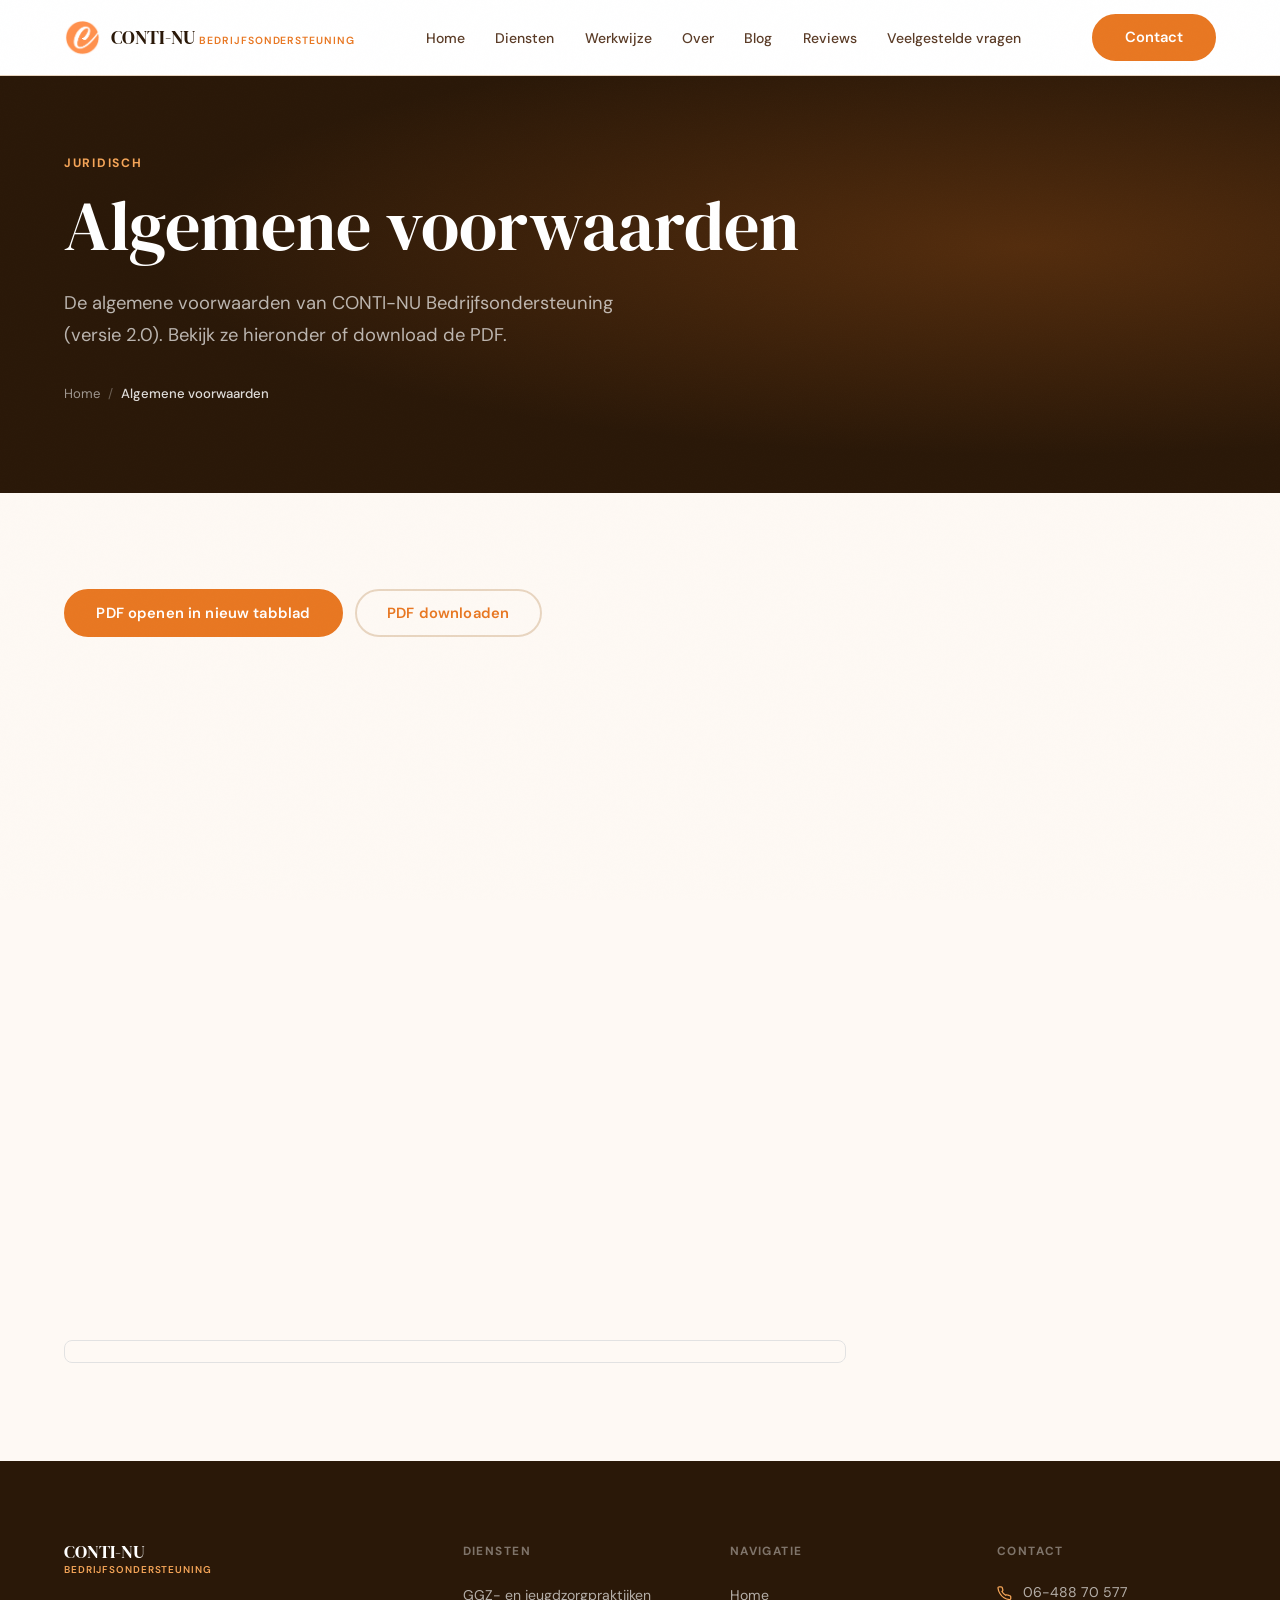
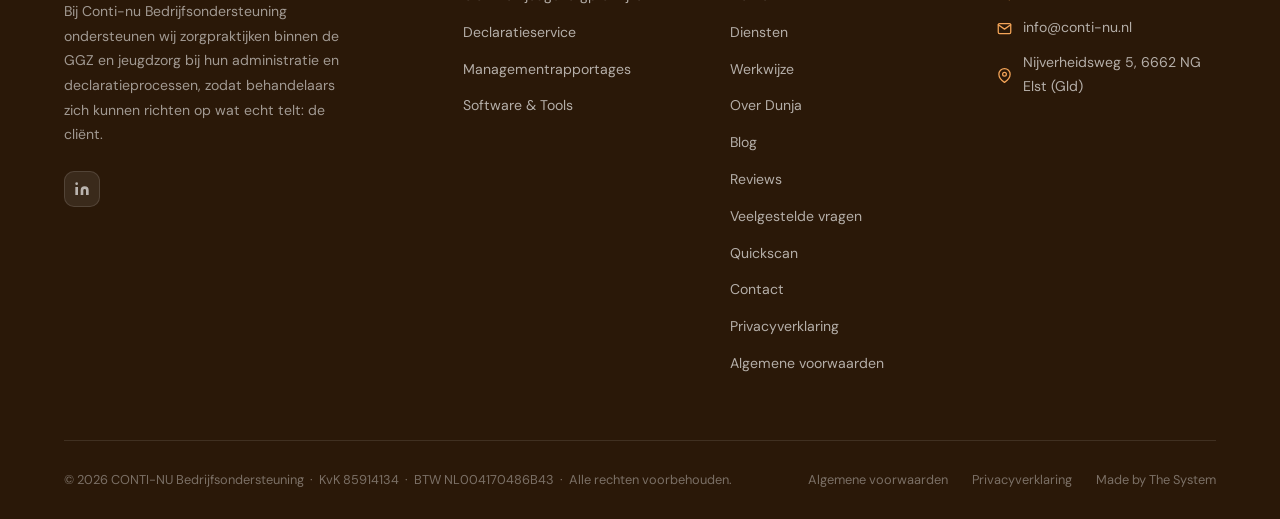
<file: algemene-voorwaarden.html>
<!DOCTYPE html>
<html lang="nl">
<head>
  <!-- Google tag (gtag.js) -->
  <script async src="https://www.googletagmanager.com/gtag/js?id=G-SYHV2LSK1V"></script>
  <script>
    window.dataLayer = window.dataLayer || [];
    function gtag(){dataLayer.push(arguments);}
    gtag('js', new Date());

    gtag('config', 'G-SYHV2LSK1V');
  </script>
  <!-- Microsoft Clarity -->
  <script type="text/javascript">
    (function(c,l,a,r,i,t,y){
        c[a]=c[a]||function(){(c[a].q=c[a].q||[]).push(arguments)};
        t=l.createElement(r);t.async=1;t.src="https://www.clarity.ms/tag/"+i;
        y=l.getElementsByTagName(r)[0];y.parentNode.insertBefore(t,y);
    })(window, document, "clarity", "script", "xyp3sotoki");
  </script>
  <meta charset="UTF-8">
  <meta name="viewport" content="width=device-width, initial-scale=1.0">
  <title>Algemene voorwaarden | CONTI-NU Bedrijfsondersteuning</title>
  <meta name="description" content="Algemene voorwaarden van CONTI-NU Bedrijfsondersteuning (versie 2.0). Bekijk of download de voorwaarden als PDF.">
  <meta name="robots" content="noindex, follow">
  <link rel="canonical" href="https://conti-nu-website.vercel.app/algemene-voorwaarden">
  <link rel="icon" href="Assets/favicon.png" type="image/png">
  <link rel="stylesheet" href="css/style.css">
</head>
<body>

<!-- ═══════════════════════════════ NAVIGATION ═══ -->
<nav class="nav" id="nav" role="navigation" aria-label="Hoofdnavigatie">
  <div class="nav-inner">
    <a href="/" class="nav-logo" aria-label="CONTI-NU Bedrijfsondersteuning - Home">
      <img src="Assets/favicon.png" alt="" class="nav-logo-mark" aria-hidden="true">
      <div class="nav-logo-text">
        <span class="nav-logo-name">CONTI-NU</span>
        <span class="nav-logo-sub">Bedrijfsondersteuning</span>
      </div>
    </a>
    <ul class="nav-links" role="list">
      <li><a href="/"      class="nav-link">Home</a></li>
      <li><a href="/diensten"   class="nav-link">Diensten</a></li>
      <li><a href="/werkwijze"  class="nav-link">Werkwijze</a></li>
      <li><a href="/over"       class="nav-link">Over</a></li>
      <li><a href="/blog"     class="nav-link">Blog</a></li>
      <li><a href="/reviews" class="nav-link">Reviews</a></li>
      <li><a href="/veelgestelde-vragen" class="nav-link">Veelgestelde vragen</a></li>
    </ul>
    <a href="/contact" class="btn btn-primary nav-cta">Contact</a>
    <button class="nav-hamburger" id="hamburger" aria-label="Menu openen" aria-expanded="false" aria-controls="mobile-menu">
      <span></span><span></span><span></span>
    </button>
  </div>
</nav>

<nav class="mobile-menu" id="mobile-menu" aria-label="Mobiele navigatie">
  <a href="/"     class="nav-link">Home</a>
  <a href="/diensten"  class="nav-link">Diensten</a>
  <a href="/werkwijze" class="nav-link">Werkwijze</a>
  <a href="/over"      class="nav-link">Over</a>
  <a href="/blog"    class="nav-link">Blog</a>
  <a href="/reviews" class="nav-link">Reviews</a>
  <a href="/veelgestelde-vragen" class="nav-link">Veelgestelde vragen</a>
  <a href="/contact"   class="btn btn-primary">Contact opnemen</a>
</nav>

<header class="page-hero">
  <div class="page-hero-inner">
    <span class="eyebrow">Juridisch</span>
    <h1>Algemene voorwaarden</h1>
    <p class="lead">De algemene voorwaarden van CONTI-NU Bedrijfsondersteuning (versie 2.0). Bekijk ze hieronder of download de PDF.</p>
    <nav class="breadcrumb" aria-label="Kruimelpad">
      <a href="/">Home</a>
      <span class="breadcrumb-sep" aria-hidden="true">/</span>
      <strong class="breadcrumb-current" aria-current="page">Algemene voorwaarden</strong>
    </nav>
  </div>
</header>

<main>

<!-- ═══════════════════════════════ CONTENT ══════ -->
<section class="section">
  <div class="container">
    <div class="privacy-content">

      <div style="display:flex;flex-wrap:wrap;gap:12px;align-items:center;">
        <a href="Assets/Algemene-Voorwaarden-Conti-nu.pdf" class="btn btn-primary" target="_blank" rel="noopener" style="color:#fff;text-decoration:none;">PDF openen in nieuw tabblad</a>
        <a href="Assets/Algemene-Voorwaarden-Conti-nu.pdf" class="btn btn-outline" download style="text-decoration:none;">PDF downloaden</a>
      </div>

      <!-- Ingebedde PDF-viewer; valt terug op de download-link als de browser geen PDF inline toont (bv. mobiel) -->
      <object data="Assets/Algemene-Voorwaarden-Conti-nu.pdf#view=FitH" type="application/pdf"
              style="width:100%;height:80vh;min-height:600px;border:1px solid #e2e2e2;border-radius:8px;margin-top:20px;">
        <iframe src="Assets/Algemene-Voorwaarden-Conti-nu.pdf#view=FitH" title="Algemene voorwaarden CONTI-NU (PDF)"
                style="width:100%;height:80vh;min-height:600px;border:0;">
          <p>Uw browser kan deze PDF niet weergeven.
             <a href="Assets/Algemene-Voorwaarden-Conti-nu.pdf" target="_blank" rel="noopener">Klik hier om de algemene voorwaarden te openen</a>.</p>
        </iframe>
      </object>

    </div>
  </div>
</section>

</main>

<!-- ═══════════════════════════════ FOOTER ═══════ -->
<footer class="footer" role="contentinfo">
  <div class="container">
    <div class="footer-grid">

      <div class="footer-brand">
        <div class="footer-logo">

          <div>
            <div class="footer-logo-name">CONTI-NU</div>
            <div class="footer-logo-sub">Bedrijfsondersteuning</div>
          </div>
        </div>
        <p>Bij Conti-nu Bedrijfsondersteuning ondersteunen wij zorgpraktijken binnen de GGZ en jeugdzorg bij hun administratie en declaratieprocessen, zodat behandelaars zich kunnen richten op wat echt telt: de cliënt.</p>
        <div class="footer-social">
          <a href="https://www.linkedin.com/company/conti-nu/" class="footer-social-link" target="_blank" rel="noopener noreferrer" aria-label="LinkedIn van Dunja Tagliola">
            <svg viewBox="0 0 24 24" fill="currentColor" aria-hidden="true"><path d="M16 8a6 6 0 0 1 6 6v7h-4v-7a2 2 0 0 0-2-2 2 2 0 0 0-2 2v7h-4v-7a6 6 0 0 1 6-6zM2 9h4v12H2z"/><circle cx="4" cy="4" r="2"/></svg>
          </a>
        </div>
      </div>

      <div>
        <div class="footer-col-title">Diensten</div>
        <ul class="footer-links" role="list">
          <li><a href="diensten.html#ggz"          class="footer-link">GGZ- en jeugdzorgpraktijken</a></li>
          <li><a href="diensten.html#declaratie"    class="footer-link">Declaratieservice</a></li>
          <li><a href="diensten.html#rapportages"   class="footer-link">Managementrapportages</a></li>
          <li><a href="diensten.html#software"      class="footer-link">Software &amp; Tools</a></li>
        </ul>
      </div>

      <div>
        <div class="footer-col-title">Navigatie</div>
        <ul class="footer-links" role="list">
          <li><a href="/"     class="footer-link">Home</a></li>
          <li><a href="/diensten"  class="footer-link">Diensten</a></li>
          <li><a href="/werkwijze" class="footer-link">Werkwijze</a></li>
          <li><a href="/over"      class="footer-link">Over Dunja</a></li>
          <li><a href="/blog"      class="footer-link">Blog</a></li>
          <li><a href="/reviews" class="footer-link">Reviews</a></li>
          <li><a href="/veelgestelde-vragen" class="footer-link">Veelgestelde vragen</a></li>
          <li><a href="/quickscan" class="footer-link">Quickscan</a></li>
          <li><a href="/contact"   class="footer-link">Contact</a></li>
          <li><a href="/privacyverklaring" class="footer-link">Privacyverklaring</a></li>
          <li><a href="/algemene-voorwaarden" class="footer-link">Algemene voorwaarden</a></li>
        </ul>
      </div>

      <div>
        <div class="footer-col-title">Contact</div>
        <div class="footer-contact-row">
          <svg viewBox="0 0 24 24" fill="none" stroke="currentColor" stroke-width="2" stroke-linecap="round" stroke-linejoin="round" aria-hidden="true"><path d="M22 16.92v3a2 2 0 0 1-2.18 2 19.79 19.79 0 0 1-8.63-3.07A19.5 19.5 0 0 1 4.69 12a19.79 19.79 0 0 1-3.07-8.67A2 2 0 0 1 3.6 1.27h3a2 2 0 0 1 2 1.72c.127.96.361 1.903.7 2.81a2 2 0 0 1-.45 2.11L7.91 8.85a16 16 0 0 0 6 6l1.27-.64a2 2 0 0 1 2.11.45c.907.339 1.85.573 2.81.7A2 2 0 0 1 22 16.92z"/></svg>
          <a href="tel:+31648870577">06-488 70 577</a>
        </div>
        <div class="footer-contact-row">
          <svg viewBox="0 0 24 24" fill="none" stroke="currentColor" stroke-width="2" stroke-linecap="round" stroke-linejoin="round" aria-hidden="true"><path d="M4 4h16c1.1 0 2 .9 2 2v12c0 1.1-.9 2-2 2H4c-1.1 0-2-.9-2-2V6c0-1.1.9-2 2-2z"/><polyline points="22,6 12,13 2,6"/></svg>
          <a href="mailto:info@conti-nu.nl">info@conti-nu.nl</a>
        </div>
        <div class="footer-contact-row">
          <svg viewBox="0 0 24 24" fill="none" stroke="currentColor" stroke-width="2" stroke-linecap="round" stroke-linejoin="round" aria-hidden="true"><path d="M21 10c0 7-9 13-9 13s-9-6-9-13a9 9 0 0 1 18 0z"/><circle cx="12" cy="10" r="3"/></svg>
          <a href="https://maps.google.com/?q=Nijverheidsweg+5,+6662+NG+Elst" target="_blank" rel="noopener noreferrer">Nijverheidsweg 5, 6662&nbsp;NG&nbsp; Elst (Gld)</a>
        </div>
      </div>

    </div>

    <div class="footer-bottom">
      <span class="footer-bottom-copy">&copy; 2026 CONTI-NU Bedrijfsondersteuning &nbsp;&middot;&nbsp; KvK 85914134 &nbsp;&middot;&nbsp; BTW NL004170486B43 &nbsp;&middot;&nbsp; Alle rechten voorbehouden.</span>
      <div class="footer-bottom-links">
        <a href="/algemene-voorwaarden">Algemene voorwaarden</a>
        <a href="/privacyverklaring">Privacyverklaring</a>
        <a href="https://thesystem.nl" target="_blank" rel="noopener">Made by The System</a>
      </div>
    </div>
  </div>
</footer>

<button class="back-to-top" id="back-to-top" aria-label="Terug naar boven">
  <svg viewBox="0 0 24 24" fill="none" stroke="currentColor" stroke-width="2.5" stroke-linecap="round" stroke-linejoin="round" aria-hidden="true"><polyline points="18 15 12 9 6 15"/></svg>
</button>

<script>
(function () {
  const nav = document.getElementById('nav');
  const btt = document.getElementById('back-to-top');
  window.addEventListener('scroll', () => {
    nav.classList.toggle('scrolled', window.scrollY > 20);
    btt.classList.toggle('visible',  window.scrollY > 400);
  }, { passive: true });

  const ham = document.getElementById('hamburger');
  const mob = document.getElementById('mobile-menu');
  ham.addEventListener('click', () => {
    const open = mob.classList.toggle('open');
    ham.classList.toggle('open', open);
    ham.setAttribute('aria-expanded', open);
    document.body.style.overflow = open ? 'hidden' : '';
  });
  mob.querySelectorAll('a').forEach(a => {
    a.addEventListener('click', () => {
      mob.classList.remove('open');
      ham.classList.remove('open');
      ham.setAttribute('aria-expanded', 'false');
      document.body.style.overflow = '';
    });
  });

  btt.addEventListener('click', () => window.scrollTo({ top: 0, behavior: 'smooth' }));
})();
</script>

</body>
</html>
</file>
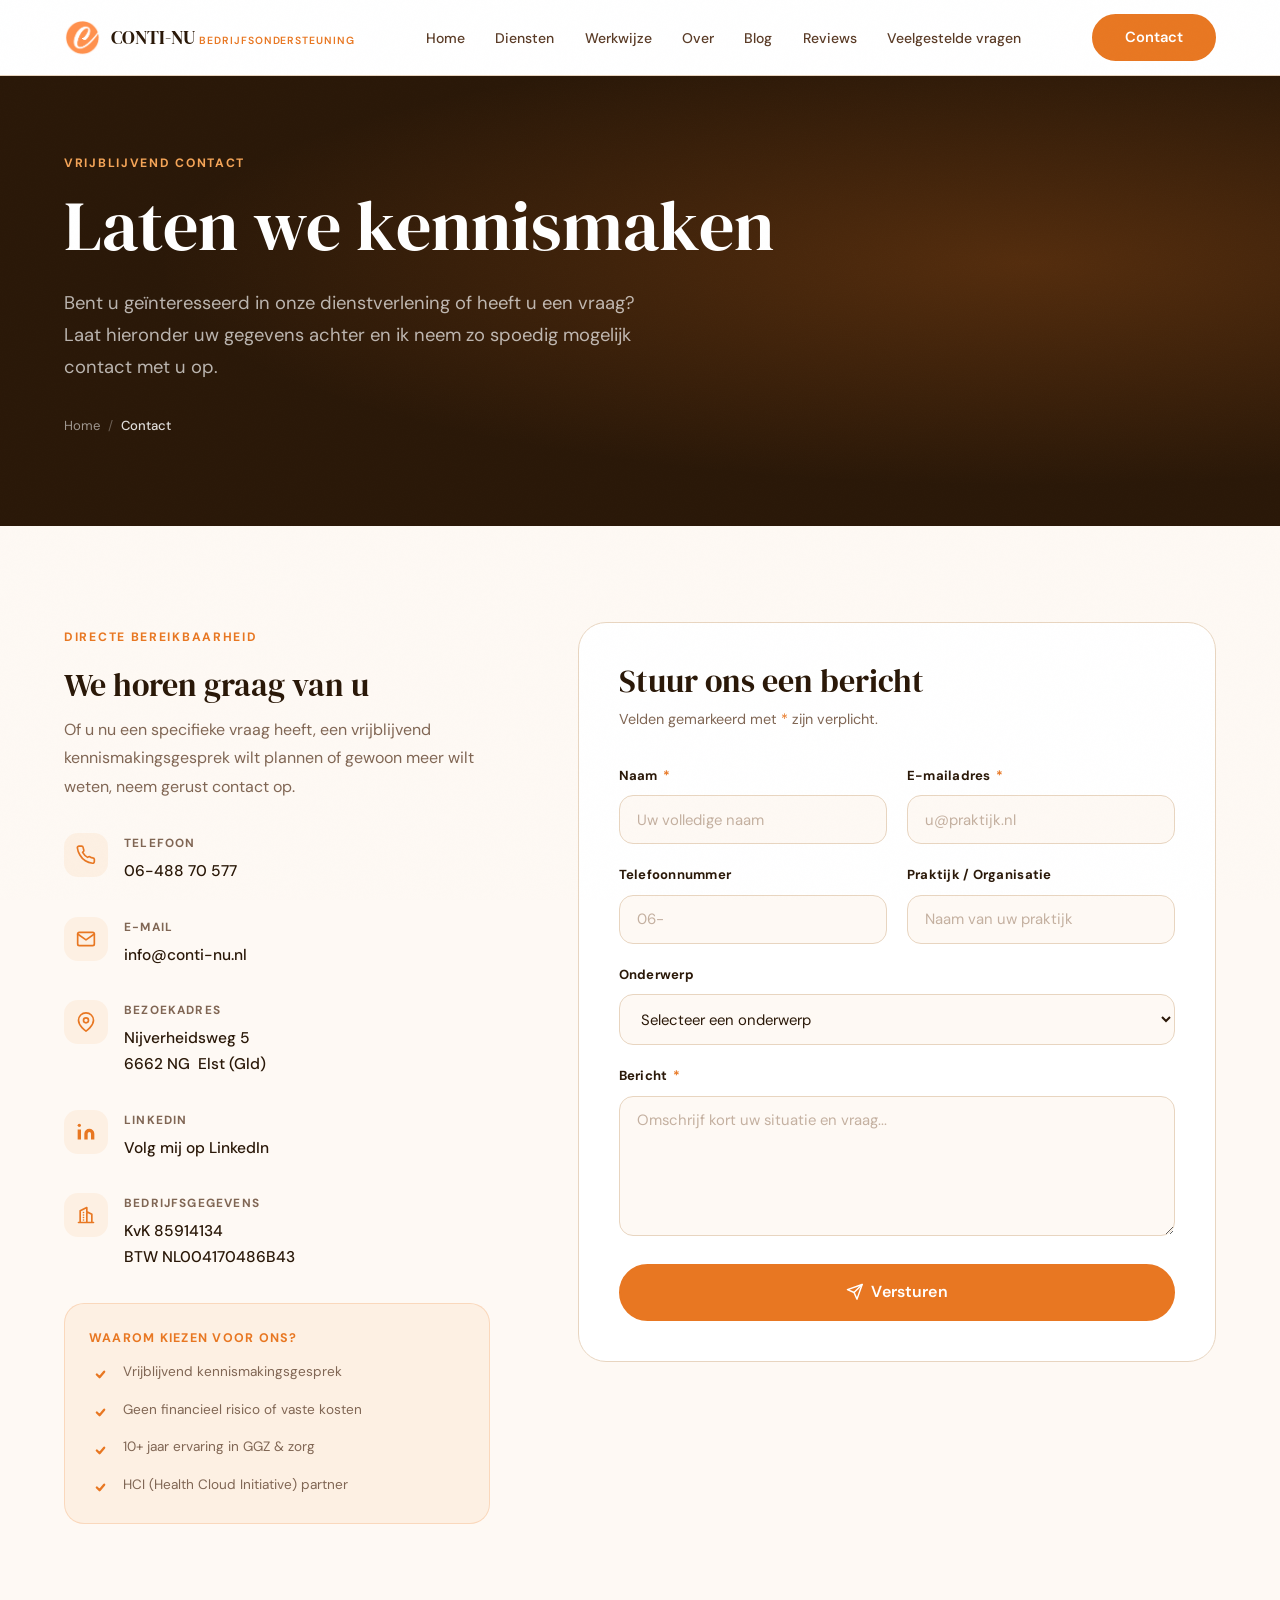
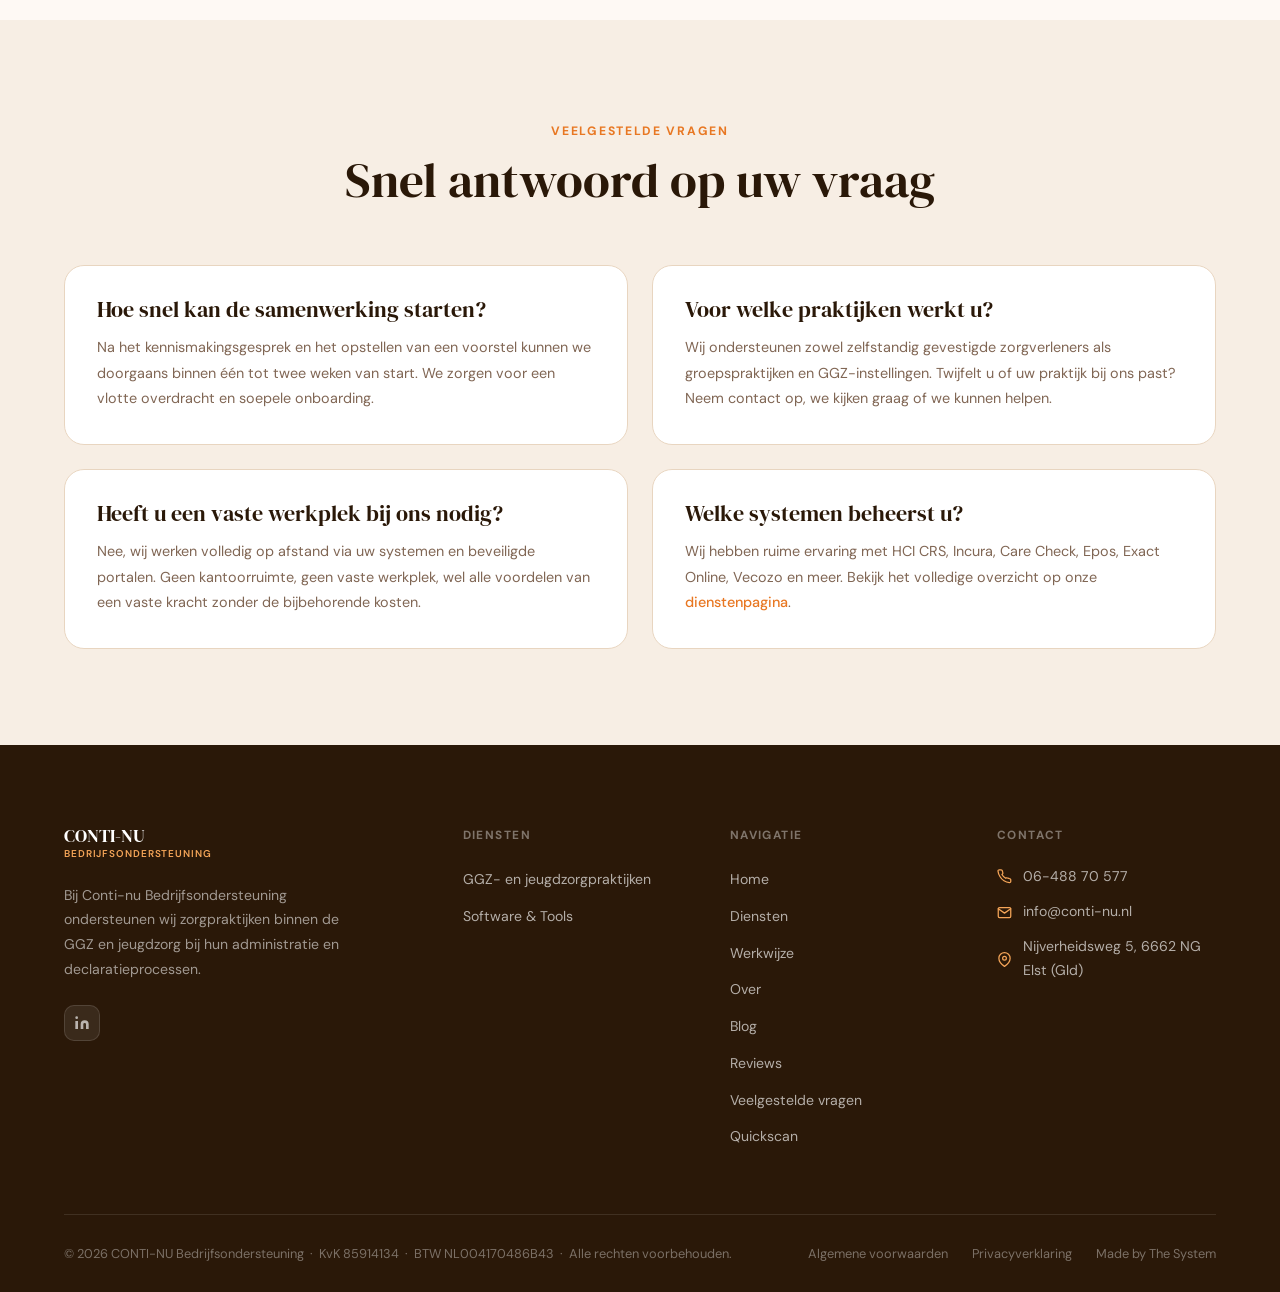
<file: contact.html>
<!DOCTYPE html>
<html lang="nl">
<head>
  <!-- Google tag (gtag.js) -->
  <script async src="https://www.googletagmanager.com/gtag/js?id=G-SYHV2LSK1V"></script>
  <script>
    window.dataLayer = window.dataLayer || [];
    function gtag(){dataLayer.push(arguments);}
    gtag('js', new Date());

    gtag('config', 'G-SYHV2LSK1V');
  </script>
  <!-- Microsoft Clarity -->
  <script type="text/javascript">
    (function(c,l,a,r,i,t,y){
        c[a]=c[a]||function(){(c[a].q=c[a].q||[]).push(arguments)};
        t=l.createElement(r);t.async=1;t.src="https://www.clarity.ms/tag/"+i;
        y=l.getElementsByTagName(r)[0];y.parentNode.insertBefore(t,y);
    })(window, document, "clarity", "script", "xyp3sotoki");
  </script>
  <meta charset="UTF-8">
  <meta name="viewport" content="width=device-width, initial-scale=1.0">
  <title>Contact | CONTI-NU Bedrijfsondersteuning, Neem contact op</title>
  <meta name="description" content="Neem contact op met CONTI-NU Bedrijfsondersteuning. Bel 06-488 70 577 of mail naar info@conti-nu.nl. Dunja Tagliola denkt graag mee over uw zorgadministratie.">
  <meta name="keywords" content="contact zorgadministratie, CONTI-NU contact, Dunja Tagliola bellen, GGZ administratie offerte, zorgpraktijk ondersteuning aanvragen">
  <link rel="canonical" href="https://conti-nu-website.vercel.app/contact">
  <meta name="robots" content="index, follow">
  <link rel="icon" href="Assets/favicon.png" type="image/png">
  <meta property="og:type"  content="website">
  <meta property="og:url"   content="https://conti-nu-website.vercel.app/contact">
  <meta property="og:title" content="Contact | CONTI-NU Bedrijfsondersteuning">
  <meta property="og:description" content="Neem vrijblijvend contact op. Wij denken graag mee over uw zorgadministratie.">
  <script type="application/ld+json">
  {
    "@context": "https://schema.org",
    "@type": "ContactPage",
    "name": "Contact",
    "url": "https://conti-nu-website.vercel.app/contact",
    "breadcrumb": {
      "@type": "BreadcrumbList",
      "itemListElement": [
        { "@type": "ListItem", "position": 1, "name": "Home",    "item": "https://conti-nu-website.vercel.app/" },
        { "@type": "ListItem", "position": 2, "name": "Contact", "item": "https://conti-nu-website.vercel.app/contact" }
      ]
    },
    "mainEntity": {
      "@type": "Organization",
      "name": "CONTI-NU Bedrijfsondersteuning",
      "telephone": "+31648870577",
      "email": "info@conti-nu.nl",
      "address": {
        "@type": "PostalAddress",
        "streetAddress": "Nijverheidsweg 5",
        "postalCode": "6662 NG",
        "addressLocality": "Elst",
        "addressRegion": "Gelderland",
        "addressCountry": "NL"
      },
      "contactPoint": {
        "@type": "ContactPoint",
        "telephone": "+31648870577",
        "contactType": "customer service",
        "availableLanguage": "Dutch"
      }
    }
  }
  </script>
  <link rel="stylesheet" href="css/style.css">
</head>
<body>

<!-- ═══ NAV ═══ -->
<nav class="nav" id="nav" role="navigation" aria-label="Hoofdnavigatie">
  <div class="nav-inner">
    <a href="/" class="nav-logo" aria-label="CONTI-NU - Home">
      <img src="Assets/favicon.png" alt="" class="nav-logo-mark" aria-hidden="true">
      <div class="nav-logo-text">
        <span class="nav-logo-name">CONTI-NU</span>
        <span class="nav-logo-sub">Bedrijfsondersteuning</span>
      </div>
    </a>
    <ul class="nav-links" role="list">
      <li><a href="/"     class="nav-link">Home</a></li>
      <li><a href="/diensten"  class="nav-link">Diensten</a></li>
      <li><a href="/werkwijze" class="nav-link">Werkwijze</a></li>
      <li><a href="/over"      class="nav-link">Over</a></li>
      <li><a href="/blog"    class="nav-link">Blog</a></li>
      <li><a href="/reviews" class="nav-link">Reviews</a></li>
      <li><a href="/veelgestelde-vragen" class="nav-link">Veelgestelde vragen</a></li>
    </ul>
    <a href="/contact" class="btn btn-primary nav-cta active">Contact</a>
    <button class="nav-hamburger" id="hamburger" aria-label="Menu openen" aria-expanded="false">
      <span></span><span></span><span></span>
    </button>
  </div>
</nav>
<nav class="mobile-menu" id="mobile-menu">
  <a href="/"     class="nav-link">Home</a>
  <a href="/diensten"  class="nav-link">Diensten</a>
  <a href="/werkwijze" class="nav-link">Werkwijze</a>
  <a href="/over"      class="nav-link">Over</a>
  <a href="/blog"    class="nav-link">Blog</a>
  <a href="/reviews" class="nav-link">Reviews</a>
  <a href="/veelgestelde-vragen" class="nav-link">Veelgestelde vragen</a>
  <a href="/contact"   class="btn btn-primary active">Contact opnemen</a>
</nav>

<!-- ═══ PAGE HERO ═══ -->
<header class="page-hero">
  <div class="page-hero-inner">
    <span class="eyebrow">Vrijblijvend contact</span>
    <h1>Laten we kennismaken</h1>
    <p class="lead">Bent u geïnteresseerd in onze dienstverlening of heeft u een vraag? Laat hieronder uw gegevens achter en ik neem zo spoedig mogelijk contact met u op.</p>
    <nav class="breadcrumb" aria-label="Kruimelpad">
      <a href="/">Home</a>
      <span class="breadcrumb-sep" aria-hidden="true">/</span>
      <strong class="breadcrumb-current" aria-current="page">Contact</strong>
    </nav>
  </div>
</header>

<main>

<!-- ═══ CONTACT SPLIT ═══ -->
<section class="section" aria-labelledby="contact-heading">
  <div class="container">
    <h2 id="contact-heading" style="position:absolute;width:1px;height:1px;padding:0;margin:-1px;overflow:hidden;clip:rect(0,0,0,0);white-space:nowrap;border:0;">Contactformulier</h2>
    <div class="contact-split">

      <!-- Info column -->
      <aside class="contact-info aos-left" aria-label="Contactgegevens">

        <div>
          <span class="eyebrow">Directe bereikbaarheid</span>
          <h3 style="margin-top:.5rem;">We horen graag van u</h3>
          <p style="margin-top:.75rem;">Of u nu een specifieke vraag heeft, een vrijblijvend kennismakingsgesprek wilt plannen of gewoon meer wilt weten, neem gerust contact op.</p>
        </div>

        <div class="contact-info-item">
          <div class="contact-info-icon" aria-hidden="true">
            <svg viewBox="0 0 24 24" fill="none" stroke="currentColor" stroke-width="2" stroke-linecap="round" stroke-linejoin="round"><path d="M22 16.92v3a2 2 0 0 1-2.18 2 19.79 19.79 0 0 1-8.63-3.07A19.5 19.5 0 0 1 4.69 12a19.79 19.79 0 0 1-3.07-8.67A2 2 0 0 1 3.6 1.27h3a2 2 0 0 1 2 1.72c.127.96.361 1.903.7 2.81a2 2 0 0 1-.45 2.11L7.91 8.85a16 16 0 0 0 6 6l1.27-.64a2 2 0 0 1 2.11.45c.907.339 1.85.573 2.81.7A2 2 0 0 1 22 16.92z"/></svg>
          </div>
          <div>
            <div class="contact-info-label">Telefoon</div>
            <div class="contact-info-value"><a href="tel:+31648870577">06-488 70 577</a></div>
          </div>
        </div>

        <div class="contact-info-item">
          <div class="contact-info-icon" aria-hidden="true">
            <svg viewBox="0 0 24 24" fill="none" stroke="currentColor" stroke-width="2" stroke-linecap="round" stroke-linejoin="round"><path d="M4 4h16c1.1 0 2 .9 2 2v12c0 1.1-.9 2-2 2H4c-1.1 0-2-.9-2-2V6c0-1.1.9-2 2-2z"/><polyline points="22,6 12,13 2,6"/></svg>
          </div>
          <div>
            <div class="contact-info-label">E-mail</div>
            <div class="contact-info-value"><a href="mailto:info@conti-nu.nl">info@conti-nu.nl</a></div>
          </div>
        </div>

        <div class="contact-info-item">
          <div class="contact-info-icon" aria-hidden="true">
            <svg viewBox="0 0 24 24" fill="none" stroke="currentColor" stroke-width="2" stroke-linecap="round" stroke-linejoin="round"><path d="M21 10c0 7-9 13-9 13s-9-6-9-13a9 9 0 0 1 18 0z"/><circle cx="12" cy="10" r="3"/></svg>
          </div>
          <div>
            <div class="contact-info-label">Bezoekadres</div>
            <div class="contact-info-value"><a href="https://maps.google.com/?q=Nijverheidsweg+5,+6662+NG+Elst" target="_blank" rel="noopener noreferrer">Nijverheidsweg 5<br>6662&nbsp;NG&nbsp; Elst (Gld)</a></div>
          </div>
        </div>

        <div class="contact-info-item">
          <div class="contact-info-icon" aria-hidden="true">
            <svg viewBox="0 0 24 24" fill="currentColor"><path d="M16 8a6 6 0 0 1 6 6v7h-4v-7a2 2 0 0 0-2-2 2 2 0 0 0-2 2v7h-4v-7a6 6 0 0 1 6-6zM2 9h4v12H2z"/><circle cx="4" cy="4" r="2"/></svg>
          </div>
          <div>
            <div class="contact-info-label">LinkedIn</div>
            <div class="contact-info-value">
              <a href="https://www.linkedin.com/company/conti-nu/" target="_blank" rel="noopener noreferrer">Volg mij op LinkedIn</a>
            </div>
          </div>
        </div>

        <div class="contact-info-item">
          <div class="contact-info-icon" aria-hidden="true">
            <svg viewBox="0 0 24 24" fill="none" stroke="currentColor" stroke-width="2" stroke-linecap="round" stroke-linejoin="round"><path d="M3 21h18M5 21V7l8-4v18M19 21V11l-6-3"/><path d="M9 9v.01M9 12v.01M9 15v.01M9 18v.01"/></svg>
          </div>
          <div>
            <div class="contact-info-label">Bedrijfsgegevens</div>
            <div class="contact-info-value">KvK 85914134<br>BTW NL004170486B43</div>
          </div>
        </div>

        <!-- Trust indicators -->
        <div style="padding:1.5rem; background:var(--orange-pale); border-radius:var(--r-lg); border:1px solid rgba(232,119,34,.2);">
          <div style="font-size:.78rem; font-weight:700; letter-spacing:.1em; text-transform:uppercase; color:var(--orange); margin-bottom:.75rem;">Waarom kiezen voor ons?</div>
          <div class="checklist">
            <div class="check-item">
              <div class="check-dot" aria-hidden="true"><svg viewBox="0 0 12 12" fill="none" stroke="currentColor" stroke-width="2.5" stroke-linecap="round" stroke-linejoin="round"><polyline points="2 6 5 9 10 3"/></svg></div>
              <span style="font-size:.85rem;">Vrijblijvend kennismakingsgesprek</span>
            </div>
            <div class="check-item">
              <div class="check-dot" aria-hidden="true"><svg viewBox="0 0 12 12" fill="none" stroke="currentColor" stroke-width="2.5" stroke-linecap="round" stroke-linejoin="round"><polyline points="2 6 5 9 10 3"/></svg></div>
              <span style="font-size:.85rem;">Geen financieel risico of vaste kosten</span>
            </div>
            <div class="check-item">
              <div class="check-dot" aria-hidden="true"><svg viewBox="0 0 12 12" fill="none" stroke="currentColor" stroke-width="2.5" stroke-linecap="round" stroke-linejoin="round"><polyline points="2 6 5 9 10 3"/></svg></div>
              <span style="font-size:.85rem;">10+ jaar ervaring in GGZ &amp; zorg</span>
            </div>
            <div class="check-item">
              <div class="check-dot" aria-hidden="true"><svg viewBox="0 0 12 12" fill="none" stroke="currentColor" stroke-width="2.5" stroke-linecap="round" stroke-linejoin="round"><polyline points="2 6 5 9 10 3"/></svg></div>
              <span style="font-size:.85rem;">HCI (Health Cloud Initiative) partner</span>
            </div>
          </div>
        </div>

      </aside>

      <!-- Form column -->
      <div class="aos d1">
        <div class="form-wrap">
          <h3 style="margin-bottom:.5rem;">Stuur ons een bericht</h3>
          <p style="margin-bottom:2rem; font-size:.9rem;">Velden gemarkeerd met <span style="color:var(--orange);">*</span> zijn verplicht.</p>

          <form
            id="contact-form"
            action="#"
            method="POST"
            novalidate
            aria-label="Contactformulier"
          >
            <!-- Honeypot (anti-spam) -->
            <div class="form-honey" aria-hidden="true">
              <label>Laat dit veld leeg <input type="text" name="_honey" tabindex="-1" autocomplete="off"></label>
            </div>

            <div class="form-grid">
              <div class="form-group">
                <label class="form-label" for="naam">Naam <span class="req" aria-hidden="true">*</span></label>
                <input class="form-input" type="text" id="naam" name="naam"
                       placeholder="Uw volledige naam"
                       autocomplete="name" required aria-required="true">
              </div>
              <div class="form-group">
                <label class="form-label" for="email">E-mailadres <span class="req" aria-hidden="true">*</span></label>
                <input class="form-input" type="email" id="email" name="email"
                       placeholder="u@praktijk.nl"
                       autocomplete="email" required aria-required="true">
              </div>
              <div class="form-group">
                <label class="form-label" for="telefoon">Telefoonnummer</label>
                <input class="form-input" type="tel" id="telefoon" name="telefoon"
                       placeholder="06-"
                       autocomplete="tel">
              </div>
              <div class="form-group">
                <label class="form-label" for="organisatie">Praktijk / Organisatie</label>
                <input class="form-input" type="text" id="organisatie" name="organisatie"
                       placeholder="Naam van uw praktijk"
                       autocomplete="organization">
              </div>
              <div class="form-group full">
                <label class="form-label" for="onderwerp">Onderwerp</label>
                <select class="form-select" id="onderwerp" name="onderwerp">
                  <option value="" disabled selected>Selecteer een onderwerp</option>
                  <option value="ggz">GGZ-administratie ondersteuning</option>
                  <option value="kennismaking">Vrijblijvend kennismakingsgesprek</option>
                  <option value="offerte">Offerte opvragen</option>
                  <option value="anders">Anders / algemene vraag</option>
                </select>
              </div>
              <div class="form-group full">
                <label class="form-label" for="bericht">Bericht <span class="req" aria-hidden="true">*</span></label>
                <textarea class="form-textarea" id="bericht" name="bericht"
                          placeholder="Omschrijf kort uw situatie en vraag..."
                          required aria-required="true"></textarea>
              </div>
              <div class="form-group full form-submit">
                <button type="submit" class="btn btn-primary btn-lg" style="width:100%; justify-content:center;">
                  <svg viewBox="0 0 24 24" fill="none" stroke="currentColor" stroke-width="2" stroke-linecap="round" stroke-linejoin="round" width="18" height="18" aria-hidden="true"><line x1="22" y1="2" x2="11" y2="13"/><polygon points="22 2 15 22 11 13 2 9 22 2"/></svg>
                  Versturen
                </button>
              </div>
            </div>
          </form>

          <!-- Success message (hidden by default) -->
          <div id="form-success" style="display:none; padding:1.5rem; background:var(--orange-pale); border:1px solid rgba(232,119,34,.3); border-radius:var(--r); margin-top:1.5rem;">
            <strong style="color:var(--orange);">Bericht verstuurd!</strong>
            <p style="margin-top:.5rem; font-size:.9rem;">Bedankt voor uw bericht. Wij nemen zo spoedig mogelijk contact met u op.</p>
          </div>
        </div>
      </div>

    </div>
  </div>
</section>

<!-- ═══ FAQ / EXTRA INFO ═══ -->
<section class="section section-cream" aria-labelledby="faq-heading">
  <div class="container">
    <div class="section-header center aos">
      <span class="eyebrow">Veelgestelde vragen</span>
      <h2 id="faq-heading">Snel antwoord op uw vraag</h2>
    </div>
    <div class="grid-2" style="gap:1.5rem;">
      <div class="card aos d1">
        <h4>Hoe snel kan de samenwerking starten?</h4>
        <p style="margin-top:.75rem; font-size:.9rem;">Na het kennismakingsgesprek en het opstellen van een voorstel kunnen we doorgaans binnen één tot twee weken van start. We zorgen voor een vlotte overdracht en soepele onboarding.</p>
      </div>
      <div class="card aos d2">
        <h4>Voor welke praktijken werkt u?</h4>
        <p style="margin-top:.75rem; font-size:.9rem;">Wij ondersteunen zowel zelfstandig gevestigde zorgverleners als groepspraktijken en GGZ-instellingen. Twijfelt u of uw praktijk bij ons past? Neem contact op, we kijken graag of we kunnen helpen.</p>
      </div>
      <div class="card aos d1">
        <h4>Heeft u een vaste werkplek bij ons nodig?</h4>
        <p style="margin-top:.75rem; font-size:.9rem;">Nee, wij werken volledig op afstand via uw systemen en beveiligde portalen. Geen kantoorruimte, geen vaste werkplek, wel alle voordelen van een vaste kracht zonder de bijbehorende kosten.</p>
      </div>
      <div class="card aos d2">
        <h4>Welke systemen beheerst u?</h4>
        <p style="margin-top:.75rem; font-size:.9rem;">Wij hebben ruime ervaring met HCI CRS, Incura, Care Check, Epos, Exact Online, Vecozo en meer. Bekijk het volledige overzicht op onze <a href="diensten.html#software" style="color:var(--orange); font-weight:500;">dienstenpagina</a>.</p>
      </div>
    </div>
  </div>
</section>

</main>

<!-- ═══ FOOTER ═══ -->
<footer class="footer" role="contentinfo">
  <div class="container">
    <div class="footer-grid">
      <div class="footer-brand">
        <div class="footer-logo">

          <div><div class="footer-logo-name">CONTI-NU</div><div class="footer-logo-sub">Bedrijfsondersteuning</div></div>
        </div>
        <p>Bij Conti-nu Bedrijfsondersteuning ondersteunen wij zorgpraktijken binnen de GGZ en jeugdzorg bij hun administratie en declaratieprocessen.</p>
        <div class="footer-social">
          <a href="https://www.linkedin.com/company/conti-nu/" class="footer-social-link" target="_blank" rel="noopener noreferrer" aria-label="LinkedIn">
            <svg viewBox="0 0 24 24" fill="currentColor" aria-hidden="true"><path d="M16 8a6 6 0 0 1 6 6v7h-4v-7a2 2 0 0 0-2-2 2 2 0 0 0-2 2v7h-4v-7a6 6 0 0 1 6-6zM2 9h4v12H2z"/><circle cx="4" cy="4" r="2"/></svg>
          </a>
        </div>
      </div>
      <div>
        <div class="footer-col-title">Diensten</div>
        <ul class="footer-links">
          <li><a href="diensten.html#ggz"     class="footer-link">GGZ- en jeugdzorgpraktijken</a></li>
          <li><a href="diensten.html#software" class="footer-link">Software &amp; Tools</a></li>
        </ul>
      </div>
      <div>
        <div class="footer-col-title">Navigatie</div>
        <ul class="footer-links">
          <li><a href="/"     class="footer-link">Home</a></li>
          <li><a href="/diensten"  class="footer-link">Diensten</a></li>
          <li><a href="/werkwijze" class="footer-link">Werkwijze</a></li>
          <li><a href="/over"      class="footer-link">Over</a></li>
          <li><a href="/blog"      class="footer-link">Blog</a></li>
          <li><a href="/reviews" class="footer-link">Reviews</a></li>
          <li><a href="/veelgestelde-vragen" class="footer-link">Veelgestelde vragen</a></li>
          <li><a href="/quickscan" class="footer-link">Quickscan</a></li>
        </ul>
      </div>
      <div>
        <div class="footer-col-title">Contact</div>
        <div class="footer-contact-row">
          <svg viewBox="0 0 24 24" fill="none" stroke="currentColor" stroke-width="2" stroke-linecap="round" stroke-linejoin="round" aria-hidden="true"><path d="M22 16.92v3a2 2 0 0 1-2.18 2 19.79 19.79 0 0 1-8.63-3.07A19.5 19.5 0 0 1 4.69 12a19.79 19.79 0 0 1-3.07-8.67A2 2 0 0 1 3.6 1.27h3a2 2 0 0 1 2 1.72c.127.96.361 1.903.7 2.81a2 2 0 0 1-.45 2.11L7.91 8.85a16 16 0 0 0 6 6l1.27-.64a2 2 0 0 1 2.11.45c.907.339 1.85.573 2.81.7A2 2 0 0 1 22 16.92z"/></svg>
          <a href="tel:+31648870577">06-488 70 577</a>
        </div>
        <div class="footer-contact-row">
          <svg viewBox="0 0 24 24" fill="none" stroke="currentColor" stroke-width="2" stroke-linecap="round" stroke-linejoin="round" aria-hidden="true"><path d="M4 4h16c1.1 0 2 .9 2 2v12c0 1.1-.9 2-2 2H4c-1.1 0-2-.9-2-2V6c0-1.1.9-2 2-2z"/><polyline points="22,6 12,13 2,6"/></svg>
          <a href="mailto:info@conti-nu.nl">info@conti-nu.nl</a>
        </div>
        <div class="footer-contact-row">
          <svg viewBox="0 0 24 24" fill="none" stroke="currentColor" stroke-width="2" stroke-linecap="round" stroke-linejoin="round" aria-hidden="true"><path d="M21 10c0 7-9 13-9 13s-9-6-9-13a9 9 0 0 1 18 0z"/><circle cx="12" cy="10" r="3"/></svg>
          <a href="https://maps.google.com/?q=Nijverheidsweg+5,+6662+NG+Elst" target="_blank" rel="noopener noreferrer">Nijverheidsweg 5, 6662&nbsp;NG&nbsp; Elst (Gld)</a>
        </div>
      </div>
    </div>
    <div class="footer-bottom">
      <span class="footer-bottom-copy">&copy; 2026 CONTI-NU Bedrijfsondersteuning &nbsp;&middot;&nbsp; KvK 85914134 &nbsp;&middot;&nbsp; BTW NL004170486B43 &nbsp;&middot;&nbsp; Alle rechten voorbehouden.</span>
      <div class="footer-bottom-links"><a href="/algemene-voorwaarden">Algemene voorwaarden</a>
        <a href="/privacyverklaring">Privacyverklaring</a><a href="https://thesystem.nl" target="_blank" rel="noopener">Made by The System</a></div>
    </div>
  </div>
</footer>

<button class="back-to-top" id="back-to-top" aria-label="Terug naar boven">
  <svg viewBox="0 0 24 24" fill="none" stroke="currentColor" stroke-width="2.5" stroke-linecap="round" stroke-linejoin="round" aria-hidden="true"><polyline points="18 15 12 9 6 15"/></svg>
</button>

<script>
(function(){
  // Nav & back-to-top
  const nav=document.getElementById('nav'),btt=document.getElementById('back-to-top');
  window.addEventListener('scroll',()=>{nav.classList.toggle('scrolled',window.scrollY>20);btt.classList.toggle('visible',window.scrollY>400);},{passive:true});

  // Mobile menu
  const ham=document.getElementById('hamburger'),mob=document.getElementById('mobile-menu');
  ham.addEventListener('click',()=>{const o=mob.classList.toggle('open');ham.classList.toggle('open',o);ham.setAttribute('aria-expanded',o);document.body.style.overflow=o?'hidden':'';});
  mob.querySelectorAll('a').forEach(a=>a.addEventListener('click',()=>{mob.classList.remove('open');ham.classList.remove('open');ham.setAttribute('aria-expanded','false');document.body.style.overflow='';}));

  // AOS
  const obs=new IntersectionObserver(entries=>entries.forEach(e=>{if(e.isIntersecting)e.target.classList.add('visible');}),{threshold:0.1});
  document.querySelectorAll('.aos,.aos-left,.aos-right,.aos-scale').forEach(el=>obs.observe(el));
  /* Vangnet: in embedded previews (vaste-hoogte iframe, geen scroll) vuurt de
     IntersectionObserver niet voor content onder de vouw. Reveal die kort na load
     alsnog — geen zichtbaar effect op de live site (onder-de-vouw zie je daar pas
     bij scrollen, en dan is 'visible' al gezet). */
  window.addEventListener('load',function(){setTimeout(function(){document.querySelectorAll('.aos,.aos-left,.aos-right,.aos-scale').forEach(function(el){el.classList.add('visible');});},1200);});

  // Back to top
  btt.addEventListener('click',()=>window.scrollTo({top:0,behavior:'smooth'}));

  // ── Contactformulier → n8n webhook ───────────────
  const WEBHOOK_URL = 'https://maartenklouwen.app.n8n.cloud/webhook/Dunja test';

  const form = document.getElementById('contact-form');
  const success = document.getElementById('form-success');
  const submitBtn = form ? form.querySelector('button[type="submit"]') : null;

  if (form) {
    form.addEventListener('submit', async function(e) {
      e.preventDefault();

      // Honeypot check
      const honey = form.querySelector('input[name="_honey"]');
      if (honey && honey.value) return;

      // Validatie
      const required = form.querySelectorAll('[required]');
      let valid = true;
      required.forEach(field => {
        if (!field.value.trim()) {
          field.style.borderColor = '#E53E3E';
          valid = false;
        } else {
          field.style.borderColor = '';
        }
      });
      if (!valid) return;

      // Button loading state
      if (submitBtn) {
        submitBtn.disabled = true;
        submitBtn.textContent = 'Versturen…';
      }

      const payload = {
        naam:         form.naam.value.trim(),
        email:        form.email.value.trim(),
        telefoon:     form.telefoon.value.trim(),
        organisatie:  form.organisatie.value.trim(),
        onderwerp:    form.onderwerp.value,
        bericht:      form.bericht.value.trim(),
        timestamp:    new Date().toISOString(),
        bron:         'Website contactformulier'
      };

      try {
        await fetch(WEBHOOK_URL, {
          method: 'POST',
          headers: {
            'Content-Type': 'application/json',
            'Authorization': 'Basic ' + btoa('DUNJA:TESTTESTTEST')
          },
          body: JSON.stringify(payload)
        });
      } catch (_) {
        // Webhook mislukt, toon alsnog succes voor UX
      }

      form.style.display = 'none';
      success.style.display = 'block';
      success.scrollIntoView({ behavior: 'smooth', block: 'nearest' });
    });
  }
})();
</script>
</body>
</html>
</file>
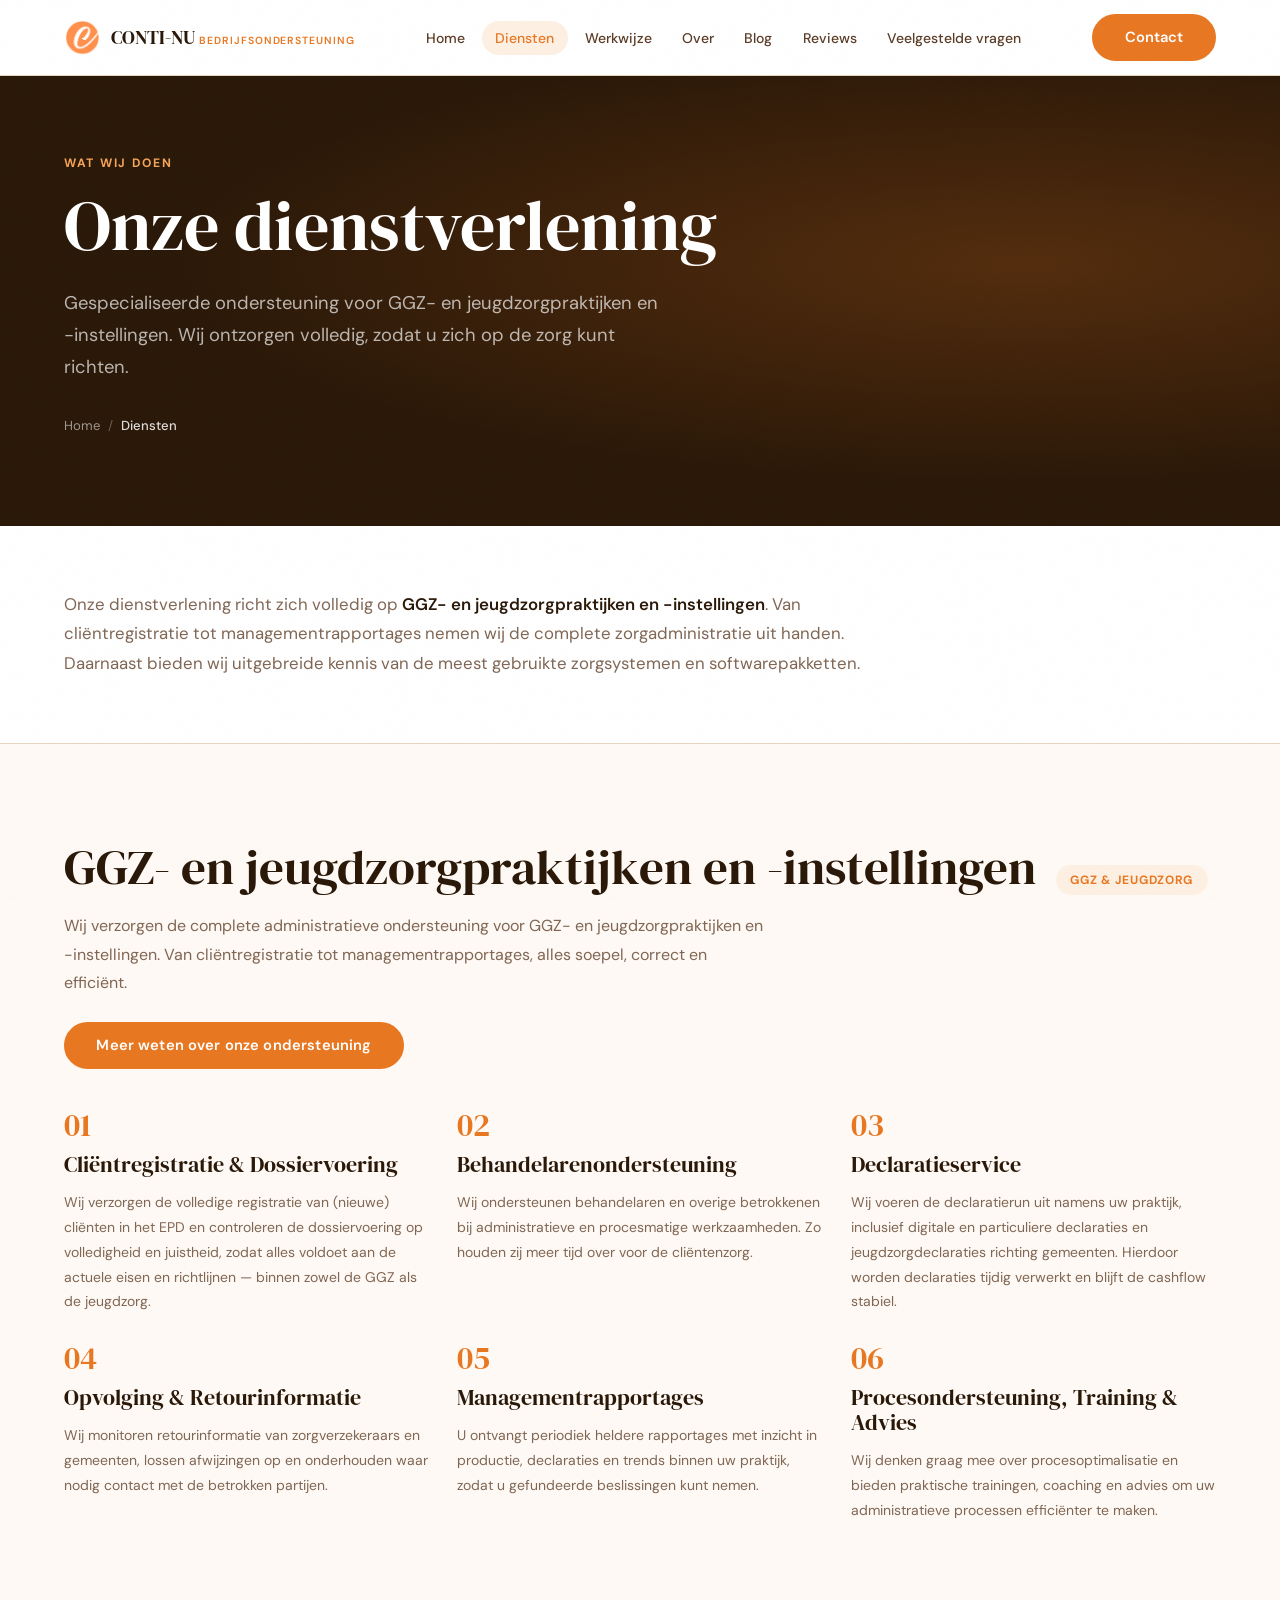
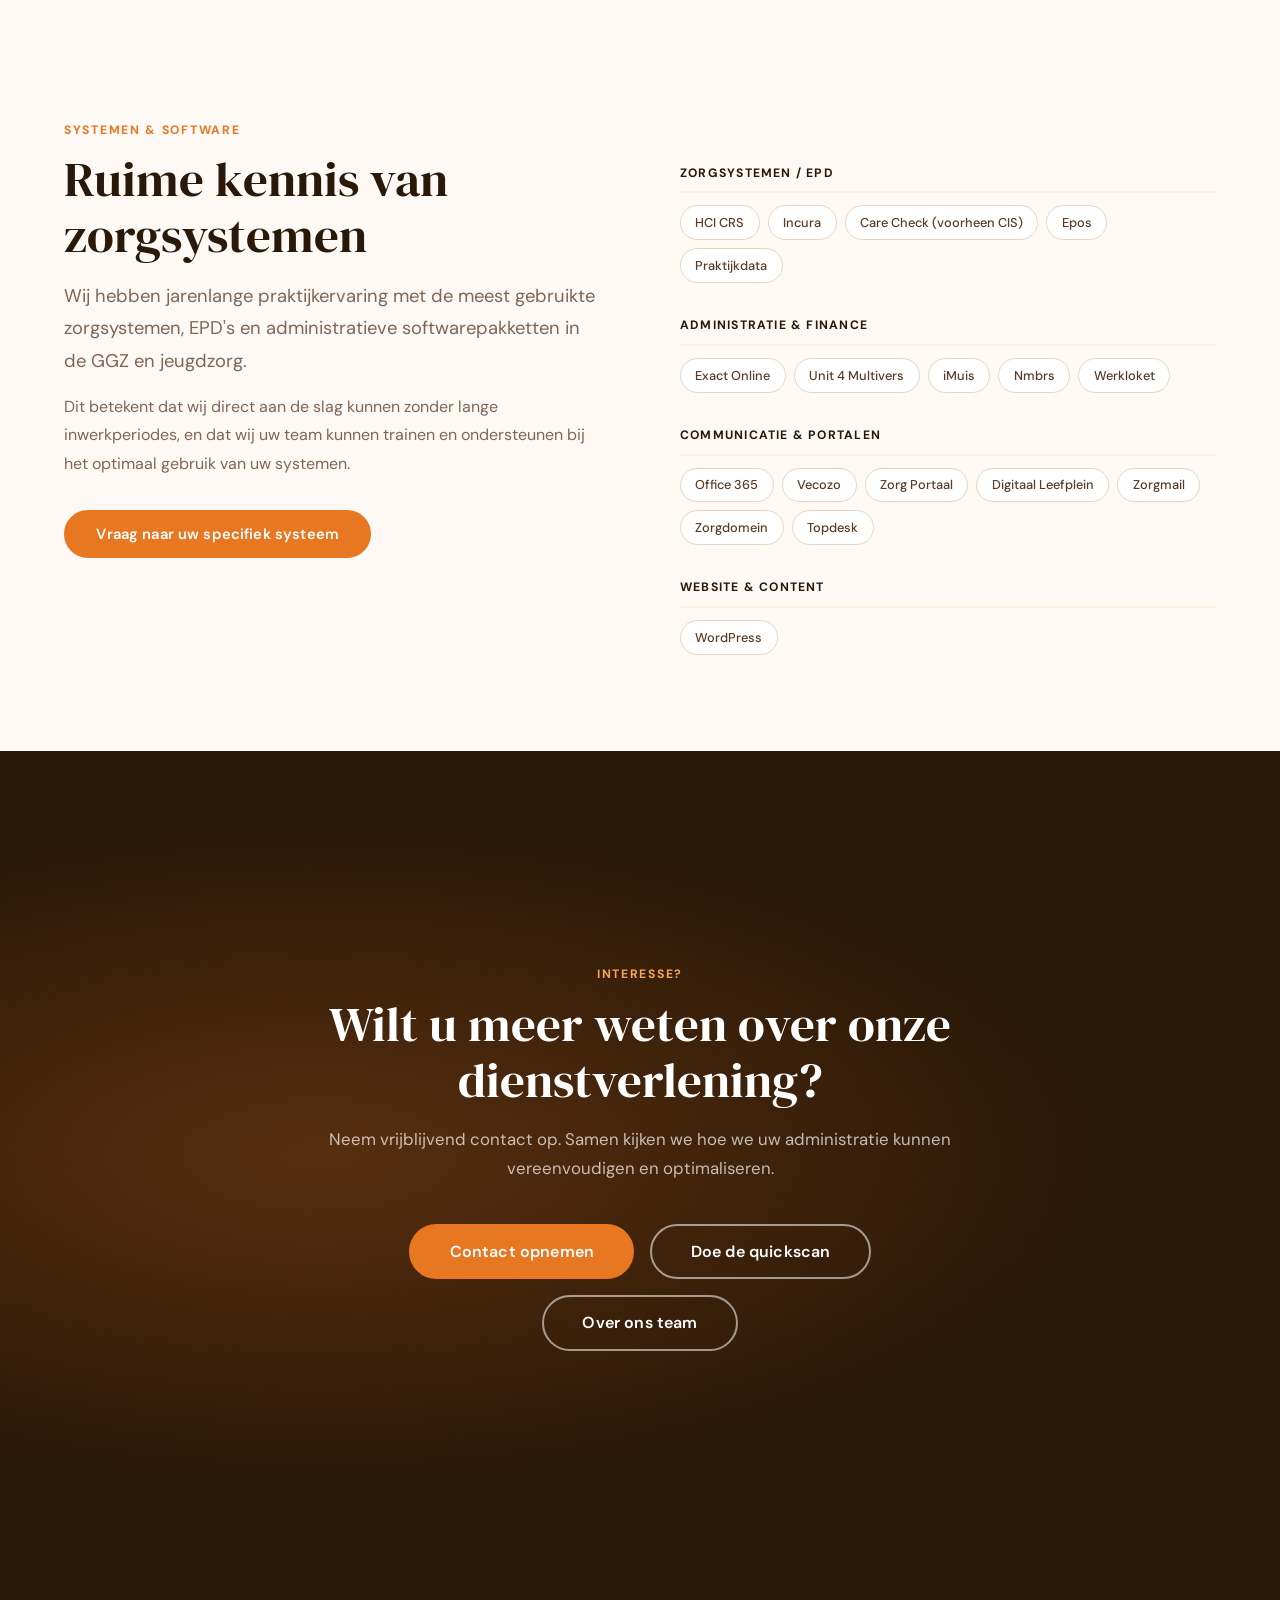
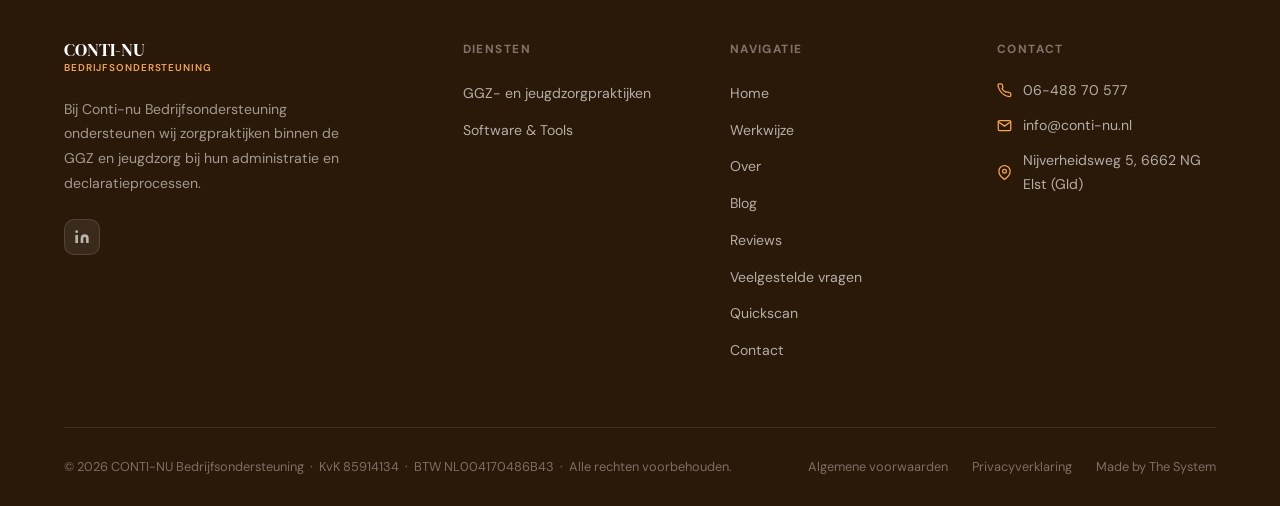
<file: diensten.html>
<!DOCTYPE html>
<html lang="nl">
<head>
  <!-- Google tag (gtag.js) -->
  <script async src="https://www.googletagmanager.com/gtag/js?id=G-SYHV2LSK1V"></script>
  <script>
    window.dataLayer = window.dataLayer || [];
    function gtag(){dataLayer.push(arguments);}
    gtag('js', new Date());

    gtag('config', 'G-SYHV2LSK1V');
  </script>
  <!-- Microsoft Clarity -->
  <script type="text/javascript">
    (function(c,l,a,r,i,t,y){
        c[a]=c[a]||function(){(c[a].q=c[a].q||[]).push(arguments)};
        t=l.createElement(r);t.async=1;t.src="https://www.clarity.ms/tag/"+i;
        y=l.getElementsByTagName(r)[0];y.parentNode.insertBefore(t,y);
    })(window, document, "clarity", "script", "xyp3sotoki");
  </script>
  <meta charset="UTF-8">
  <meta name="viewport" content="width=device-width, initial-scale=1.0">
  <title>Diensten | CONTI-NU Bedrijfsondersteuning, GGZ- en jeugdzorgadministratie</title>
  <meta name="description" content="Overzicht van alle diensten van CONTI-NU Bedrijfsondersteuning: cliëntregistratie, declaratieservice, retourinformatie en managementrapportages voor GGZ- en jeugdzorgpraktijken en -instellingen.">
  <meta name="keywords" content="GGZ administratie diensten, jeugdzorg administratie diensten, declaratieservice GGZ, cliëntregistratie EPD, managementrapportages zorg, retourinformatie zorgverzekeraars en gemeenten">
  <link rel="canonical" href="https://conti-nu-website.vercel.app/diensten">
  <meta name="robots" content="index, follow">
  <link rel="icon" href="Assets/favicon.png" type="image/png">

  <meta property="og:type"        content="website">
  <meta property="og:url"         content="https://conti-nu-website.vercel.app/diensten">
  <meta property="og:title"       content="Diensten | CONTI-NU Bedrijfsondersteuning">
  <meta property="og:description" content="Alle diensten voor GGZ- en jeugdzorgpraktijken en -instellingen: declaraties, cliëntregistratie, dossiervoering en meer.">

  <script type="application/ld+json">
  {
    "@context": "https://schema.org",
    "@type": "WebPage",
    "name": "Diensten",
    "description": "Overzicht van alle diensten van CONTI-NU Bedrijfsondersteuning voor GGZ- en jeugdzorgpraktijken en -instellingen.",
    "url": "https://conti-nu-website.vercel.app/diensten",
    "breadcrumb": {
      "@type": "BreadcrumbList",
      "itemListElement": [
        { "@type": "ListItem", "position": 1, "name": "Home",     "item": "https://conti-nu-website.vercel.app/" },
        { "@type": "ListItem", "position": 2, "name": "Diensten", "item": "https://conti-nu-website.vercel.app/diensten" }
      ]
    }
  }
  </script>

  <link rel="stylesheet" href="css/style.css">
</head>
<body>

<!-- ═══ NAV ═══ -->
<nav class="nav" id="nav" role="navigation" aria-label="Hoofdnavigatie">
  <div class="nav-inner">
    <a href="/" class="nav-logo" aria-label="CONTI-NU - Home">
      <img src="Assets/favicon.png" alt="" class="nav-logo-mark" aria-hidden="true">
      <div class="nav-logo-text">
        <span class="nav-logo-name">CONTI-NU</span>
        <span class="nav-logo-sub">Bedrijfsondersteuning</span>
      </div>
    </a>
    <ul class="nav-links" role="list">
      <li><a href="/"     class="nav-link">Home</a></li>
      <li><a href="/diensten"  class="nav-link active">Diensten</a></li>
      <li><a href="/werkwijze" class="nav-link">Werkwijze</a></li>
      <li><a href="/over"      class="nav-link">Over</a></li>
      <li><a href="/blog"    class="nav-link">Blog</a></li>
      <li><a href="/reviews" class="nav-link">Reviews</a></li>
      <li><a href="/veelgestelde-vragen" class="nav-link">Veelgestelde vragen</a></li>
    </ul>
    <a href="/contact" class="btn btn-primary nav-cta">Contact</a>
    <button class="nav-hamburger" id="hamburger" aria-label="Menu openen" aria-expanded="false">
      <span></span><span></span><span></span>
    </button>
  </div>
</nav>
<nav class="mobile-menu" id="mobile-menu">
  <a href="/"     class="nav-link">Home</a>
  <a href="/diensten"  class="nav-link active">Diensten</a>
  <a href="/werkwijze" class="nav-link">Werkwijze</a>
  <a href="/over"      class="nav-link">Over</a>
  <a href="/blog"    class="nav-link">Blog</a>
  <a href="/reviews" class="nav-link">Reviews</a>
  <a href="/veelgestelde-vragen" class="nav-link">Veelgestelde vragen</a>
  <a href="/contact"   class="btn btn-primary">Contact opnemen</a>
</nav>

<!-- ═══ PAGE HERO ═══ -->
<header class="page-hero">
  <div class="page-hero-inner">
    <span class="eyebrow">Wat wij doen</span>
    <h1>Onze dienstverlening</h1>
    <p class="lead">Gespecialiseerde ondersteuning voor GGZ- en jeugdzorgpraktijken en -instellingen. Wij ontzorgen volledig, zodat u zich op de zorg kunt richten.</p>
    <nav class="breadcrumb" aria-label="Kruimelpad">
      <a href="/">Home</a>
      <span class="breadcrumb-sep" aria-hidden="true">/</span>
      <strong class="breadcrumb-current" aria-current="page">Diensten</strong>
    </nav>
  </div>
</header>

<main>

<!-- ═══ INTRO ═══ -->
<section class="section-sm" style="background:var(--white); border-bottom:1px solid var(--border);">
  <div class="container">
    <p style="max-width:800px; font-size:1.05rem; color:var(--text-muted);">
      Onze dienstverlening richt zich volledig op
      <strong>GGZ- en jeugdzorgpraktijken en -instellingen</strong>. Van cliëntregistratie tot
      managementrapportages nemen wij de complete zorgadministratie uit handen. Daarnaast
      bieden wij uitgebreide kennis van de meest gebruikte zorgsystemen en softwarepakketten.
    </p>
  </div>
</section>

<!-- ═══ GGZ ═══ -->
<section class="section" id="ggz" aria-labelledby="ggz-heading">
  <div class="container">

    <div class="dienst-block-header aos">
      <div class="dienst-block-title-row">
        <h2 id="ggz-heading">GGZ- en jeugdzorgpraktijken en -instellingen</h2>
        <span class="dienst-block-badge">GGZ &amp; Jeugdzorg</span>
      </div>
      <p style="max-width:700px;">
        Wij verzorgen de complete administratieve ondersteuning voor GGZ- en jeugdzorgpraktijken en -instellingen.
        Van cliëntregistratie tot managementrapportages, alles soepel, correct en efficiënt.
      </p>
      <div style="margin-top:1.5rem;">
        <a href="/contact" class="btn btn-primary">Meer weten over onze ondersteuning</a>
      </div>
    </div>

    <div class="dienst-items">
      <article class="dienst-item aos d1">
        <div class="dienst-item-num" aria-hidden="true">01</div>
        <h4>Cliëntregistratie &amp; Dossiervoering</h4>
        <p>Wij verzorgen de volledige registratie van (nieuwe) cliënten in het EPD en controleren de dossiervoering op volledigheid en juistheid, zodat alles voldoet aan de actuele eisen en richtlijnen — binnen zowel de GGZ als de jeugdzorg.</p>
      </article>
      <article class="dienst-item aos d2">
        <div class="dienst-item-num" aria-hidden="true">02</div>
        <h4>Behandelarenondersteuning</h4>
        <p>Wij ondersteunen behandelaren en overige betrokkenen bij administratieve en procesmatige werkzaamheden. Zo houden zij meer tijd over voor de cliëntenzorg.</p>
      </article>
      <article class="dienst-item aos d3">
        <div class="dienst-item-num" aria-hidden="true">03</div>
        <h4 id="declaratie">Declaratieservice</h4>
        <p>Wij voeren de declaratierun uit namens uw praktijk, inclusief digitale en particuliere declaraties en jeugdzorgdeclaraties richting gemeenten. Hierdoor worden declaraties tijdig verwerkt en blijft de cashflow stabiel.</p>
      </article>
      <article class="dienst-item aos d1">
        <div class="dienst-item-num" aria-hidden="true">04</div>
        <h4>Opvolging &amp; Retourinformatie</h4>
        <p>Wij monitoren retourinformatie van zorgverzekeraars en gemeenten, lossen afwijzingen op en onderhouden waar nodig contact met de betrokken partijen.</p>
      </article>
      <article class="dienst-item aos d2">
        <div class="dienst-item-num" aria-hidden="true">05</div>
        <h4 id="rapportages">Managementrapportages</h4>
        <p>U ontvangt periodiek heldere rapportages met inzicht in productie, declaraties en trends binnen uw praktijk, zodat u gefundeerde beslissingen kunt nemen.</p>
      </article>
      <article class="dienst-item aos d3">
        <div class="dienst-item-num" aria-hidden="true">06</div>
        <h4>Procesondersteuning, Training &amp; Advies</h4>
        <p>Wij denken graag mee over procesoptimalisatie en bieden praktische trainingen, coaching en advies om uw administratieve processen efficiënter te maken.</p>
      </article>
    </div>

  </div>
</section>

<!-- ═══ SOFTWARE ═══ -->
<section class="section" id="software" aria-labelledby="software-heading">
  <div class="container">
    <div class="grid-2" style="gap:5rem; align-items:start;">
      <div class="aos-left">
        <span class="eyebrow">Systemen &amp; Software</span>
        <h2 id="software-heading">Ruime kennis van zorgsystemen</h2>
        <p class="lead" style="margin-top:1rem;">
          Wij hebben jarenlange praktijkervaring met de meest gebruikte zorgsystemen, EPD's en administratieve softwarepakketten in de GGZ en jeugdzorg.
        </p>
        <p style="margin-top:1rem;">
          Dit betekent dat wij direct aan de slag kunnen zonder lange inwerkperiodes, en dat wij uw team kunnen trainen en ondersteunen bij het optimaal gebruik van uw systemen.
        </p>
        <div style="margin-top:2rem;">
          <a href="/contact" class="btn btn-primary">Vraag naar uw specifiek systeem</a>
        </div>
      </div>

      <div class="software-categories aos-right">
        <div class="software-category">
          <div class="software-cat-title">Zorgsystemen / EPD</div>
          <div class="software-tags">
            <span class="software-tag">HCI CRS</span>
            <span class="software-tag">Incura</span>
            <span class="software-tag">Care Check (voorheen CIS)</span>
            <span class="software-tag">Epos</span>
            <span class="software-tag">Praktijkdata</span>
          </div>
        </div>
        <div class="software-category">
          <div class="software-cat-title">Administratie &amp; Finance</div>
          <div class="software-tags">
            <span class="software-tag">Exact Online</span>
            <span class="software-tag">Unit 4 Multivers</span>
            <span class="software-tag">iMuis</span>
            <span class="software-tag">Nmbrs</span>
            <span class="software-tag">Werkloket</span>
          </div>
        </div>
        <div class="software-category">
          <div class="software-cat-title">Communicatie &amp; Portalen</div>
          <div class="software-tags">
            <span class="software-tag">Office 365</span>
            <span class="software-tag">Vecozo</span>
            <span class="software-tag">Zorg Portaal</span>
            <span class="software-tag">Digitaal Leefplein</span>
            <span class="software-tag">Zorgmail</span>
            <span class="software-tag">Zorgdomein</span>
            <span class="software-tag">Topdesk</span>
          </div>
        </div>
        <div class="software-category">
          <div class="software-cat-title">Website &amp; Content</div>
          <div class="software-tags">
            <span class="software-tag">WordPress</span>
          </div>
        </div>
      </div>
    </div>
  </div>
</section>

<!-- ═══ CTA ═══ -->
<section class="cta-section section" aria-labelledby="cta-diensten">
  <div class="cta-inner">
    <span class="eyebrow eyebrow-light">Interesse?</span>
    <h2 id="cta-diensten">Wilt u meer weten over onze dienstverlening?</h2>
    <p>Neem vrijblijvend contact op. Samen kijken we hoe we uw administratie kunnen vereenvoudigen en optimaliseren.</p>
    <div class="cta-actions">
      <a href="/contact" class="btn btn-primary btn-lg">Contact opnemen</a>
      <a href="/quickscan" class="btn btn-white-outline btn-lg">Doe de quickscan</a>
      <a href="/over"    class="btn btn-white-outline btn-lg">Over ons team</a>
    </div>
  </div>
</section>

</main>

<!-- ═══ FOOTER ═══ -->
<footer class="footer" role="contentinfo">
  <div class="container">
    <div class="footer-grid">
      <div class="footer-brand">
        <div class="footer-logo">

          <div>
            <div class="footer-logo-name">CONTI-NU</div>
            <div class="footer-logo-sub">Bedrijfsondersteuning</div>
          </div>
        </div>
        <p>Bij Conti-nu Bedrijfsondersteuning ondersteunen wij zorgpraktijken binnen de GGZ en jeugdzorg bij hun administratie en declaratieprocessen.</p>
        <div class="footer-social">
          <a href="https://www.linkedin.com/company/conti-nu/" class="footer-social-link" target="_blank" rel="noopener noreferrer" aria-label="LinkedIn">
            <svg viewBox="0 0 24 24" fill="currentColor" aria-hidden="true"><path d="M16 8a6 6 0 0 1 6 6v7h-4v-7a2 2 0 0 0-2-2 2 2 0 0 0-2 2v7h-4v-7a6 6 0 0 1 6-6zM2 9h4v12H2z"/><circle cx="4" cy="4" r="2"/></svg>
          </a>
        </div>
      </div>
      <div>
        <div class="footer-col-title">Diensten</div>
        <ul class="footer-links">
          <li><a href="diensten.html#ggz"     class="footer-link">GGZ- en jeugdzorgpraktijken</a></li>
          <li><a href="diensten.html#software" class="footer-link">Software &amp; Tools</a></li>
        </ul>
      </div>
      <div>
        <div class="footer-col-title">Navigatie</div>
        <ul class="footer-links">
          <li><a href="/"     class="footer-link">Home</a></li>
          <li><a href="/werkwijze" class="footer-link">Werkwijze</a></li>
          <li><a href="/over"      class="footer-link">Over</a></li>
          <li><a href="/blog"      class="footer-link">Blog</a></li>
          <li><a href="/reviews" class="footer-link">Reviews</a></li>
          <li><a href="/veelgestelde-vragen" class="footer-link">Veelgestelde vragen</a></li>
          <li><a href="/quickscan" class="footer-link">Quickscan</a></li>
          <li><a href="/contact"   class="footer-link">Contact</a></li>
        </ul>
      </div>
      <div>
        <div class="footer-col-title">Contact</div>
        <div class="footer-contact-row">
          <svg viewBox="0 0 24 24" fill="none" stroke="currentColor" stroke-width="2" stroke-linecap="round" stroke-linejoin="round" aria-hidden="true"><path d="M22 16.92v3a2 2 0 0 1-2.18 2 19.79 19.79 0 0 1-8.63-3.07A19.5 19.5 0 0 1 4.69 12a19.79 19.79 0 0 1-3.07-8.67A2 2 0 0 1 3.6 1.27h3a2 2 0 0 1 2 1.72c.127.96.361 1.903.7 2.81a2 2 0 0 1-.45 2.11L7.91 8.85a16 16 0 0 0 6 6l1.27-.64a2 2 0 0 1 2.11.45c.907.339 1.85.573 2.81.7A2 2 0 0 1 22 16.92z"/></svg>
          <a href="tel:+31648870577">06-488 70 577</a>
        </div>
        <div class="footer-contact-row">
          <svg viewBox="0 0 24 24" fill="none" stroke="currentColor" stroke-width="2" stroke-linecap="round" stroke-linejoin="round" aria-hidden="true"><path d="M4 4h16c1.1 0 2 .9 2 2v12c0 1.1-.9 2-2 2H4c-1.1 0-2-.9-2-2V6c0-1.1.9-2 2-2z"/><polyline points="22,6 12,13 2,6"/></svg>
          <a href="mailto:info@conti-nu.nl">info@conti-nu.nl</a>
        </div>
        <div class="footer-contact-row">
          <svg viewBox="0 0 24 24" fill="none" stroke="currentColor" stroke-width="2" stroke-linecap="round" stroke-linejoin="round" aria-hidden="true"><path d="M21 10c0 7-9 13-9 13s-9-6-9-13a9 9 0 0 1 18 0z"/><circle cx="12" cy="10" r="3"/></svg>
          <a href="https://maps.google.com/?q=Nijverheidsweg+5,+6662+NG+Elst" target="_blank" rel="noopener noreferrer">Nijverheidsweg 5, 6662&nbsp;NG&nbsp; Elst (Gld)</a>
        </div>
      </div>
    </div>
    <div class="footer-bottom">
      <span class="footer-bottom-copy">&copy; 2026 CONTI-NU Bedrijfsondersteuning &nbsp;&middot;&nbsp; KvK 85914134 &nbsp;&middot;&nbsp; BTW NL004170486B43 &nbsp;&middot;&nbsp; Alle rechten voorbehouden.</span>
      <div class="footer-bottom-links"><a href="/algemene-voorwaarden">Algemene voorwaarden</a>
        <a href="/privacyverklaring">Privacyverklaring</a><a href="https://thesystem.nl" target="_blank" rel="noopener">Made by The System</a></div>
    </div>
  </div>
</footer>

<button class="back-to-top" id="back-to-top" aria-label="Terug naar boven">
  <svg viewBox="0 0 24 24" fill="none" stroke="currentColor" stroke-width="2.5" stroke-linecap="round" stroke-linejoin="round" aria-hidden="true"><polyline points="18 15 12 9 6 15"/></svg>
</button>

<script>
(function(){
  const nav=document.getElementById('nav'),btt=document.getElementById('back-to-top');
  window.addEventListener('scroll',()=>{nav.classList.toggle('scrolled',window.scrollY>20);btt.classList.toggle('visible',window.scrollY>400);},{passive:true});
  const ham=document.getElementById('hamburger'),mob=document.getElementById('mobile-menu');
  ham.addEventListener('click',()=>{const o=mob.classList.toggle('open');ham.classList.toggle('open',o);ham.setAttribute('aria-expanded',o);document.body.style.overflow=o?'hidden':'';});
  mob.querySelectorAll('a').forEach(a=>a.addEventListener('click',()=>{mob.classList.remove('open');ham.classList.remove('open');ham.setAttribute('aria-expanded','false');document.body.style.overflow='';}));
  const obs=new IntersectionObserver(entries=>entries.forEach(e=>{if(e.isIntersecting)e.target.classList.add('visible');}),{threshold:0.1});
  document.querySelectorAll('.aos,.aos-left,.aos-right,.aos-scale').forEach(el=>obs.observe(el));
  /* Vangnet: in embedded previews (vaste-hoogte iframe, geen scroll) vuurt de
     IntersectionObserver niet voor content onder de vouw. Reveal die kort na load
     alsnog — geen zichtbaar effect op de live site (onder-de-vouw zie je daar pas
     bij scrollen, en dan is 'visible' al gezet). */
  window.addEventListener('load',function(){setTimeout(function(){document.querySelectorAll('.aos,.aos-left,.aos-right,.aos-scale').forEach(function(el){el.classList.add('visible');});},1200);});
  btt.addEventListener('click',()=>window.scrollTo({top:0,behavior:'smooth'}));
})();
</script>
</body>
</html>
</file>
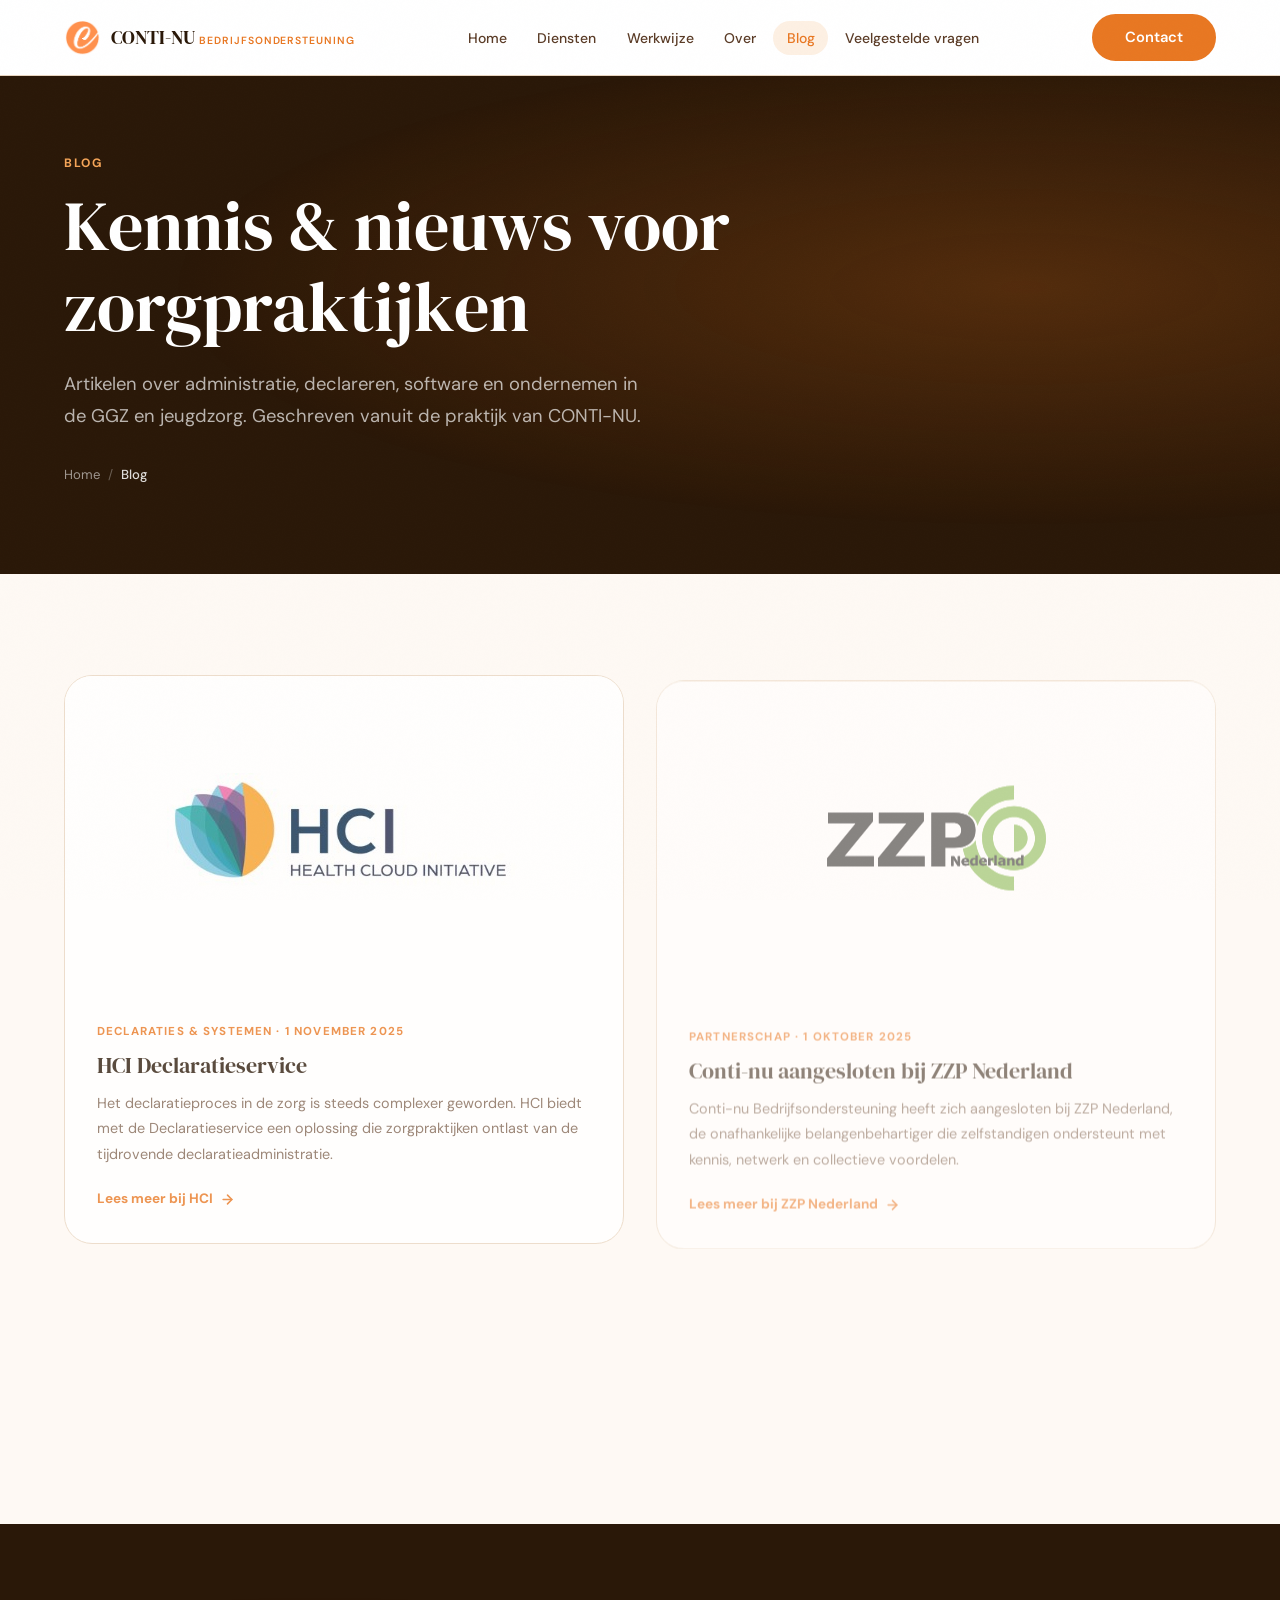
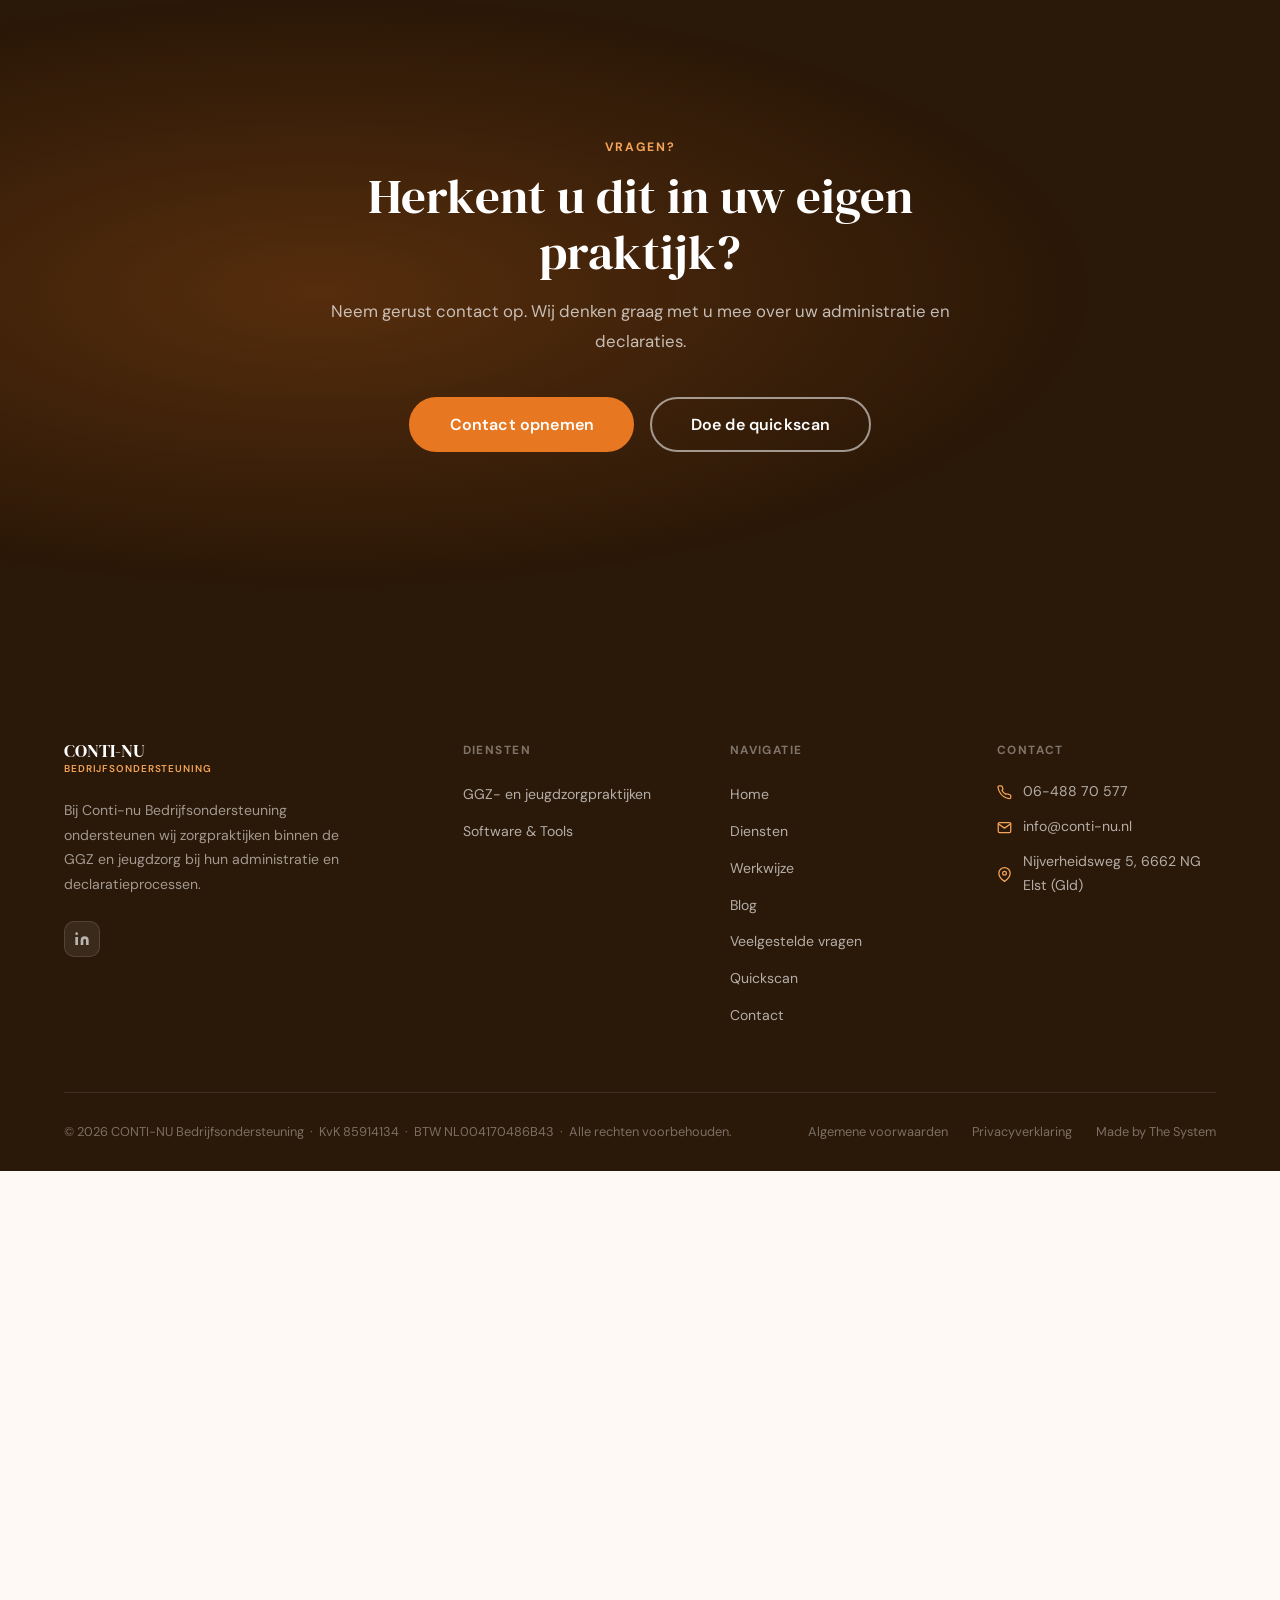
<file: nieuws.html>
<!DOCTYPE html>
<html lang="nl">
<head>
  <meta charset="UTF-8">
  <title>Nieuws is verhuisd naar Blog | CONTI-NU Bedrijfsondersteuning</title>
  <meta http-equiv="refresh" content="0; url=/blog">
  <link rel="canonical" href="https://www.conti-nu.nl/blog">
  <meta name="robots" content="noindex, follow">
</head>
<body>
  <p>Onze nieuwspagina heet nu <a href="/blog">Blog</a>. U wordt doorgestuurd.</p>
</body>
</html>
</file>
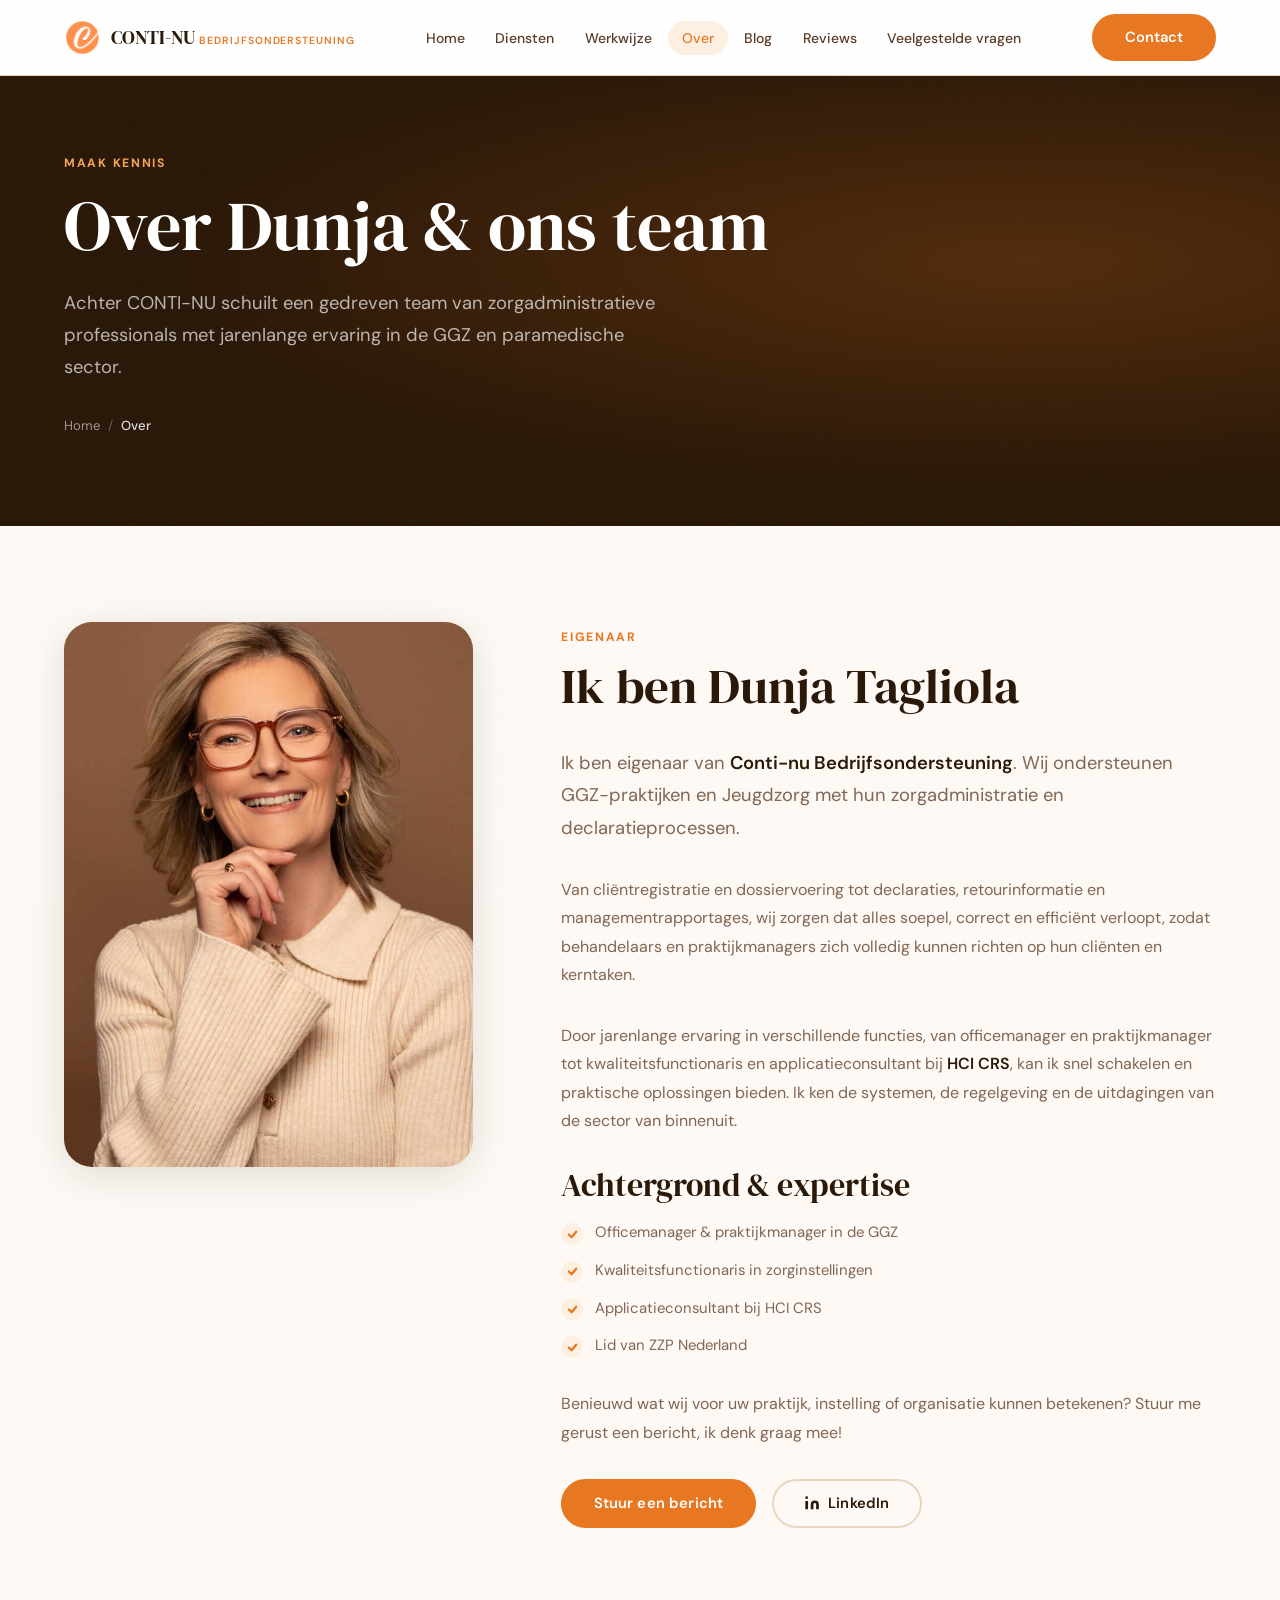
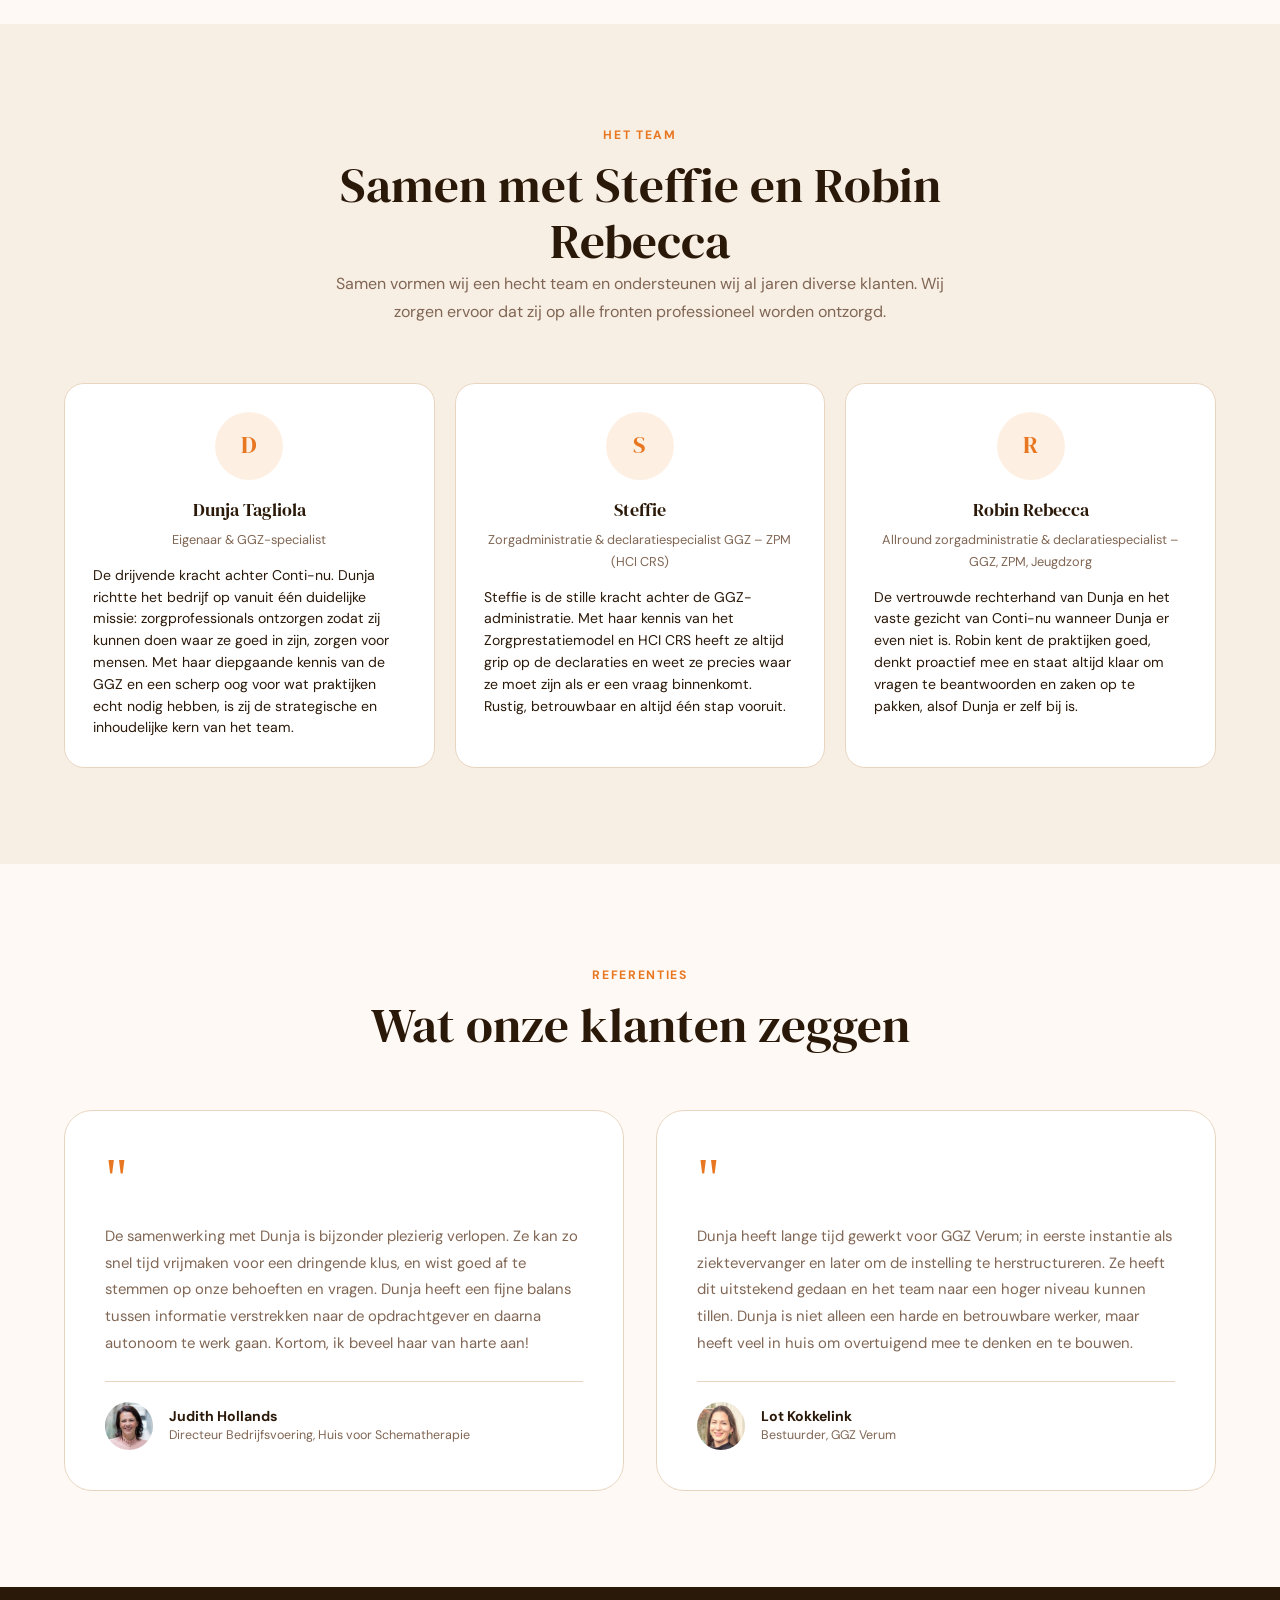
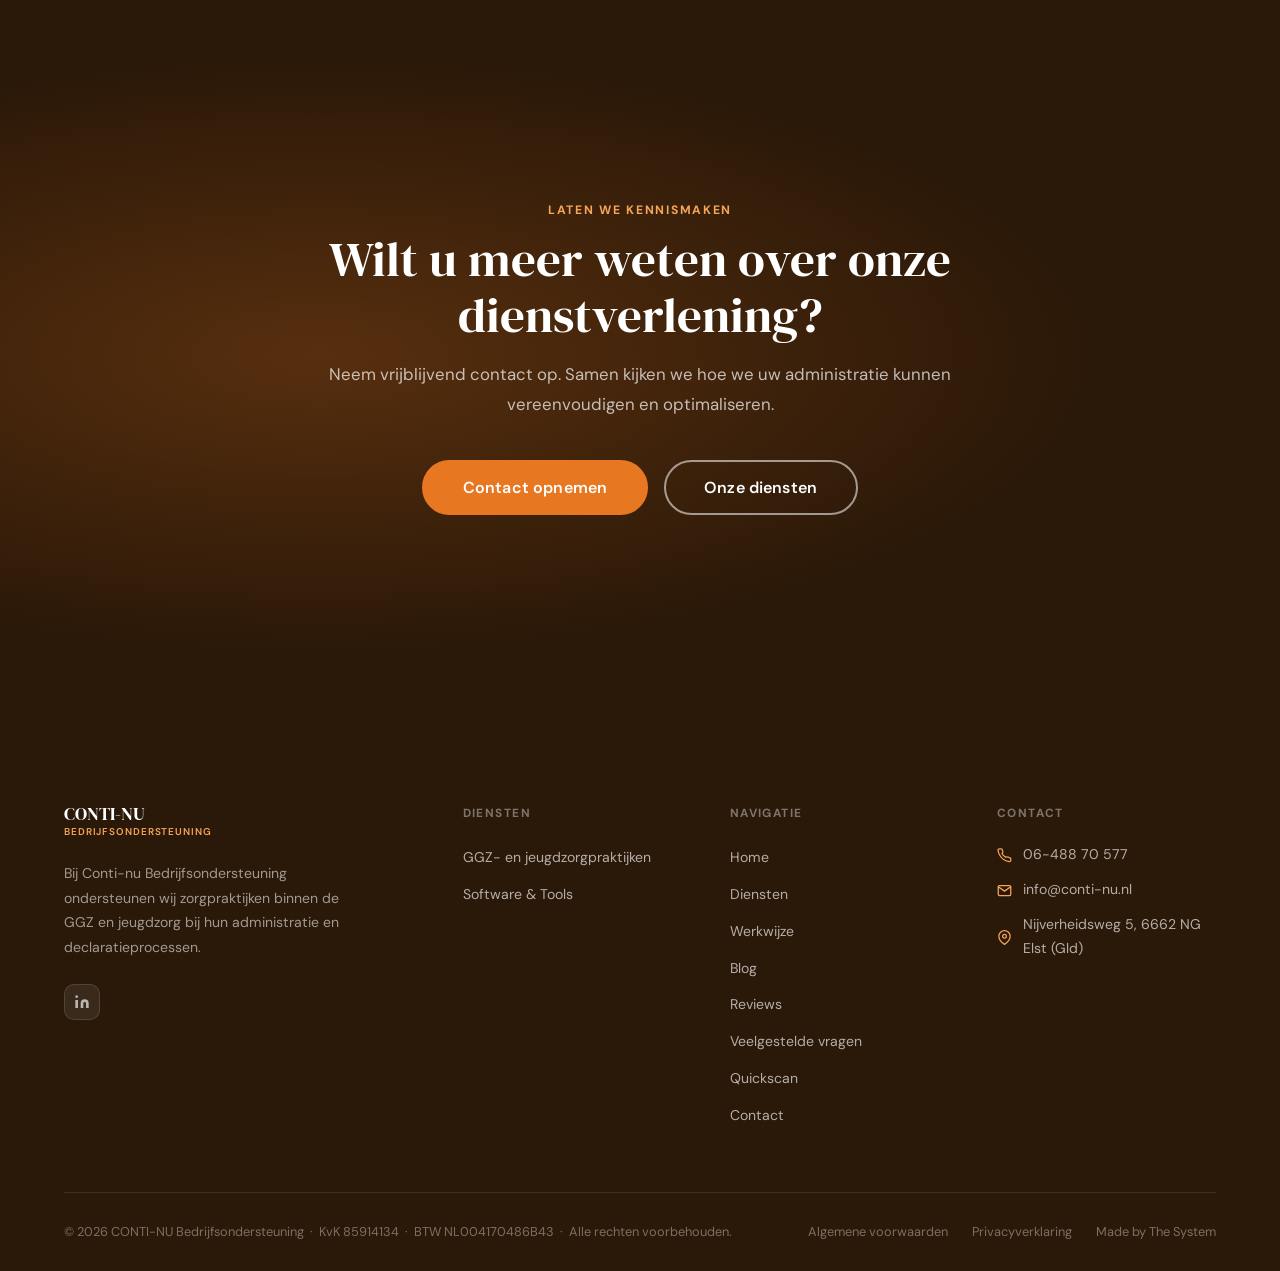
<file: over.html>
<!DOCTYPE html>
<html lang="nl">
<head>
  <!-- Google tag (gtag.js) -->
  <script async src="https://www.googletagmanager.com/gtag/js?id=G-SYHV2LSK1V"></script>
  <script>
    window.dataLayer = window.dataLayer || [];
    function gtag(){dataLayer.push(arguments);}
    gtag('js', new Date());

    gtag('config', 'G-SYHV2LSK1V');
  </script>
  <!-- Microsoft Clarity -->
  <script type="text/javascript">
    (function(c,l,a,r,i,t,y){
        c[a]=c[a]||function(){(c[a].q=c[a].q||[]).push(arguments)};
        t=l.createElement(r);t.async=1;t.src="https://www.clarity.ms/tag/"+i;
        y=l.getElementsByTagName(r)[0];y.parentNode.insertBefore(t,y);
    })(window, document, "clarity", "script", "xyp3sotoki");
  </script>
  <meta charset="UTF-8">
  <meta name="viewport" content="width=device-width, initial-scale=1.0">
  <title>Over Dunja Tagliola | CONTI-NU Bedrijfsondersteuning</title>
  <meta name="description" content="Dunja Tagliola is eigenaar van CONTI-NU Bedrijfsondersteuning. Jarenlange ervaring in GGZ en paramedische sector als officemanager, praktijkmanager, kwaliteitsfunctionaris en applicatieconsultant bij HCI CRS.">
  <meta name="keywords" content="Dunja Tagliola, CONTI-NU eigenaar, GGZ ervaring, praktijkmanager GGZ, zorgadministratie specialist, officemanager zorg">
  <link rel="canonical" href="https://conti-nu-website.vercel.app/over">
  <meta name="robots" content="index, follow">
  <link rel="icon" href="Assets/favicon.png" type="image/png">
  <meta property="og:type"  content="website">
  <meta property="og:url"   content="https://conti-nu-website.vercel.app/over">
  <meta property="og:title" content="Over Dunja Tagliola | CONTI-NU Bedrijfsondersteuning">
  <meta property="og:description" content="Maak kennis met Dunja Tagliola, eigenaar van CONTI-NU en expert in GGZ-administratie en declaraties.">
  <script type="application/ld+json">
  {
    "@context": "https://schema.org",
    "@type": "WebPage",
    "name": "Over",
    "url": "https://conti-nu-website.vercel.app/over",
    "breadcrumb": {
      "@type": "BreadcrumbList",
      "itemListElement": [
        { "@type": "ListItem", "position": 1, "name": "Home", "item": "https://conti-nu-website.vercel.app/" },
        { "@type": "ListItem", "position": 2, "name": "Over", "item": "https://conti-nu-website.vercel.app/over" }
      ]
    },
    "about": {
      "@type": "Person",
      "name": "Dunja Tagliola",
      "jobTitle": "Eigenaar",
      "worksFor": { "@type": "Organization", "name": "CONTI-NU Bedrijfsondersteuning" },
      "knowsAbout": ["GGZ administratie","Declaratieservice","HCI CRS","Kwaliteitsmanagement","Praktijkmanagement"]
    }
  }
  </script>
  <link rel="stylesheet" href="css/style.css">
</head>
<body>

<!-- ═══ NAV ═══ -->
<nav class="nav" id="nav" role="navigation" aria-label="Hoofdnavigatie">
  <div class="nav-inner">
    <a href="/" class="nav-logo" aria-label="CONTI-NU - Home">
      <img src="Assets/favicon.png" alt="" class="nav-logo-mark" aria-hidden="true">
      <div class="nav-logo-text">
        <span class="nav-logo-name">CONTI-NU</span>
        <span class="nav-logo-sub">Bedrijfsondersteuning</span>
      </div>
    </a>
    <ul class="nav-links" role="list">
      <li><a href="/"     class="nav-link">Home</a></li>
      <li><a href="/diensten"  class="nav-link">Diensten</a></li>
      <li><a href="/werkwijze" class="nav-link">Werkwijze</a></li>
      <li><a href="/over"      class="nav-link active">Over</a></li>
      <li><a href="/blog"    class="nav-link">Blog</a></li>
      <li><a href="/reviews" class="nav-link">Reviews</a></li>
      <li><a href="/veelgestelde-vragen" class="nav-link">Veelgestelde vragen</a></li>
    </ul>
    <a href="/contact" class="btn btn-primary nav-cta">Contact</a>
    <button class="nav-hamburger" id="hamburger" aria-label="Menu openen" aria-expanded="false">
      <span></span><span></span><span></span>
    </button>
  </div>
</nav>
<nav class="mobile-menu" id="mobile-menu">
  <a href="/"     class="nav-link">Home</a>
  <a href="/diensten"  class="nav-link">Diensten</a>
  <a href="/werkwijze" class="nav-link">Werkwijze</a>
  <a href="/over"      class="nav-link active">Over</a>
  <a href="/blog"    class="nav-link">Blog</a>
  <a href="/reviews" class="nav-link">Reviews</a>
  <a href="/veelgestelde-vragen" class="nav-link">Veelgestelde vragen</a>
  <a href="/contact"   class="btn btn-primary">Contact opnemen</a>
</nav>

<!-- ═══ PAGE HERO ═══ -->
<header class="page-hero">
  <div class="page-hero-inner">
    <span class="eyebrow">Maak kennis</span>
    <h1>Over Dunja &amp; ons team</h1>
    <p class="lead">Achter CONTI-NU schuilt een gedreven team van zorgadministratieve professionals met jarenlange ervaring in de GGZ en paramedische sector.</p>
    <nav class="breadcrumb" aria-label="Kruimelpad">
      <a href="/">Home</a>
      <span class="breadcrumb-sep" aria-hidden="true">/</span>
      <strong class="breadcrumb-current" aria-current="page">Over</strong>
    </nav>
  </div>
</header>

<main>

<!-- ═══ ABOUT DUNJA ═══ -->
<section class="section" aria-labelledby="dunja-heading">
  <div class="container">
    <div class="about-split">

      <div class="about-photo aos-left">
        <div class="img-frame">
          <img src="Assets/0J8A9587-768x1152 (1).jpg"
               alt="Dunja Tagliola, eigenaar van CONTI-NU Bedrijfsondersteuning"
               width="400" height="533" loading="lazy">
        </div>
      </div>

      <div class="about-content">
        <div class="aos">
          <span class="eyebrow">Eigenaar</span>
          <h2 id="dunja-heading">Ik ben Dunja Tagliola</h2>
        </div>

        <p class="lead aos d1">
          Ik ben eigenaar van <strong>Conti-nu Bedrijfsondersteuning</strong>. Wij ondersteunen
          GGZ-praktijken en Jeugdzorg met hun zorgadministratie
          en declaratieprocessen.
        </p>

        <p class="aos d2">
          Van cliëntregistratie en dossiervoering tot declaraties, retourinformatie en
          managementrapportages, wij zorgen dat alles soepel, correct en efficiënt verloopt,
          zodat behandelaars en praktijkmanagers zich volledig kunnen richten op hun cliënten
          en kerntaken.
        </p>

        <p class="aos d3">
          Door jarenlange ervaring in verschillende functies, van officemanager en praktijkmanager
          tot kwaliteitsfunctionaris en applicatieconsultant bij <strong>HCI CRS</strong>,
          kan ik snel schakelen en praktische oplossingen bieden. Ik ken de systemen, de
          regelgeving en de uitdagingen van de sector van binnenuit.
        </p>

        <div class="aos d1">
          <h3 style="margin-bottom:1rem;">Achtergrond &amp; expertise</h3>
          <div class="checklist">
            <div class="check-item">
              <div class="check-dot" aria-hidden="true"><svg viewBox="0 0 12 12" fill="none" stroke="currentColor" stroke-width="2.5" stroke-linecap="round" stroke-linejoin="round"><polyline points="2 6 5 9 10 3"/></svg></div>
              <span>Officemanager &amp; praktijkmanager in de GGZ</span>
            </div>
            <div class="check-item">
              <div class="check-dot" aria-hidden="true"><svg viewBox="0 0 12 12" fill="none" stroke="currentColor" stroke-width="2.5" stroke-linecap="round" stroke-linejoin="round"><polyline points="2 6 5 9 10 3"/></svg></div>
              <span>Kwaliteitsfunctionaris in zorginstellingen</span>
            </div>
            <div class="check-item">
              <div class="check-dot" aria-hidden="true"><svg viewBox="0 0 12 12" fill="none" stroke="currentColor" stroke-width="2.5" stroke-linecap="round" stroke-linejoin="round"><polyline points="2 6 5 9 10 3"/></svg></div>
              <span>Applicatieconsultant bij HCI CRS</span>
            </div>
            <div class="check-item">
              <div class="check-dot" aria-hidden="true"><svg viewBox="0 0 12 12" fill="none" stroke="currentColor" stroke-width="2.5" stroke-linecap="round" stroke-linejoin="round"><polyline points="2 6 5 9 10 3"/></svg></div>
              <span>Lid van ZZP Nederland</span>
            </div>
          </div>
        </div>

        <p class="aos d2">
          Benieuwd wat wij voor uw praktijk, instelling of organisatie kunnen betekenen?
          Stuur me gerust een bericht, ik denk graag mee!
        </p>

        <div class="aos d3" style="display:flex; gap:1rem; flex-wrap:wrap;">
          <a href="/contact" class="btn btn-primary">Stuur een bericht</a>
          <a href="https://www.linkedin.com/in/dunja-tagliola-28012990/" class="btn btn-outline" target="_blank" rel="noopener noreferrer">
            <svg viewBox="0 0 24 24" fill="currentColor" width="18" height="18" aria-hidden="true"><path d="M16 8a6 6 0 0 1 6 6v7h-4v-7a2 2 0 0 0-2-2 2 2 0 0 0-2 2v7h-4v-7a6 6 0 0 1 6-6zM2 9h4v12H2z"/><circle cx="4" cy="4" r="2"/></svg>
            LinkedIn
          </a>
        </div>
      </div>

    </div>
  </div>
</section>

<!-- ═══ TEAM ═══ -->
<section class="section section-cream" aria-labelledby="team-heading">
  <div class="container">
    <div class="section-header center aos">
      <span class="eyebrow">Het team</span>
      <h2 id="team-heading">Samen met Steffie en Robin Rebecca</h2>
      <p>Samen vormen wij een hecht team en ondersteunen wij al jaren diverse klanten. Wij zorgen ervoor dat zij op alle fronten professioneel worden ontzorgd.</p>
    </div>

    <div class="team-grid">
      <article class="team-card aos d1">
        <div class="team-avatar" aria-hidden="true">D</div>
        <div class="team-name">Dunja Tagliola</div>
        <div class="team-role">Eigenaar &amp; GGZ-specialist</div>
        <p class="team-bio">De drijvende kracht achter Conti-nu. Dunja richtte het bedrijf op vanuit één duidelijke missie: zorgprofessionals ontzorgen zodat zij kunnen doen waar ze goed in zijn, zorgen voor mensen. Met haar diepgaande kennis van de GGZ en een scherp oog voor wat praktijken echt nodig hebben, is zij de strategische en inhoudelijke kern van het team.</p>
      </article>
      <article class="team-card aos d2">
        <div class="team-avatar" aria-hidden="true">S</div>
        <div class="team-name">Steffie</div>
        <div class="team-role">Zorgadministratie &amp; declaratiespecialist GGZ – ZPM (HCI CRS)</div>
        <p class="team-bio">Steffie is de stille kracht achter de GGZ-administratie. Met haar kennis van het Zorgprestatiemodel en HCI CRS heeft ze altijd grip op de declaraties en weet ze precies waar ze moet zijn als er een vraag binnenkomt. Rustig, betrouwbaar en altijd één stap vooruit.</p>
      </article>
      <article class="team-card aos d1">
        <div class="team-avatar" aria-hidden="true">R</div>
        <div class="team-name">Robin Rebecca</div>
        <div class="team-role">Allround zorgadministratie &amp; declaratiespecialist – GGZ, ZPM, Jeugdzorg</div>
        <p class="team-bio">De vertrouwde rechterhand van Dunja en het vaste gezicht van Conti-nu wanneer Dunja er even niet is. Robin kent de praktijken goed, denkt proactief mee en staat altijd klaar om vragen te beantwoorden en zaken op te pakken, alsof Dunja er zelf bij is.</p>
      </article>
    </div>
  </div>
</section>

<!-- ═══ TESTIMONIALS ═══ -->
<section class="section" aria-labelledby="reviews-heading">
  <div class="container">
    <div class="section-header center aos">
      <span class="eyebrow">Referenties</span>
      <h2 id="reviews-heading">Wat onze klanten zeggen</h2>
    </div>
    <div class="testimonials-grid">
      <blockquote class="testimonial aos d1">
        <div class="testimonial-open-quote" aria-hidden="true">"</div>
        <p class="testimonial-text">De samenwerking met Dunja is bijzonder plezierig verlopen. Ze kan zo snel tijd vrijmaken voor een dringende klus, en wist goed af te stemmen op onze behoeften en vragen. Dunja heeft een fijne balans tussen informatie verstrekken naar de opdrachtgever en daarna autonoom te werk gaan. Kortom, ik beveel haar van harte aan!</p>
        <footer class="testimonial-author">
          <div class="testimonial-avatar" aria-hidden="true"><img src="Assets/Judith-Hollands-150x150.jpeg" alt="Judith Hollands"></div>
          <div>
            <div class="testimonial-name">Judith Hollands</div>
            <div class="testimonial-role">Directeur Bedrijfsvoering, Huis voor Schematherapie</div>
          </div>
        </footer>
      </blockquote>
      <blockquote class="testimonial aos d2">
        <div class="testimonial-open-quote" aria-hidden="true">"</div>
        <p class="testimonial-text">Dunja heeft lange tijd gewerkt voor GGZ Verum; in eerste instantie als ziektevervanger en later om de instelling te herstructureren. Ze heeft dit uitstekend gedaan en het team naar een hoger niveau kunnen tillen. Dunja is niet alleen een harde en betrouwbare werker, maar heeft veel in huis om overtuigend mee te denken en te bouwen.</p>
        <footer class="testimonial-author">
          <div class="testimonial-avatar" aria-hidden="true"><img src="Assets/lot-kokkelink-150x150.jpg" alt="Lot Kokkelink"></div>
          <div>
            <div class="testimonial-name">Lot Kokkelink</div>
            <div class="testimonial-role">Bestuurder, GGZ Verum</div>
          </div>
        </footer>
      </blockquote>
    </div>
  </div>
</section>

<!-- ═══ CTA ═══ -->
<section class="cta-section section" aria-labelledby="cta-over">
  <div class="cta-inner">
    <span class="eyebrow eyebrow-light">Laten we kennismaken</span>
    <h2 id="cta-over">Wilt u meer weten over onze dienstverlening?</h2>
    <p>Neem vrijblijvend contact op. Samen kijken we hoe we uw administratie kunnen vereenvoudigen en optimaliseren.</p>
    <div class="cta-actions">
      <a href="/contact" class="btn btn-primary btn-lg">Contact opnemen</a>
      <a href="/diensten" class="btn btn-white-outline btn-lg">Onze diensten</a>
    </div>
  </div>
</section>

</main>

<!-- ═══ FOOTER ═══ -->
<footer class="footer" role="contentinfo">
  <div class="container">
    <div class="footer-grid">
      <div class="footer-brand">
        <div class="footer-logo">

          <div><div class="footer-logo-name">CONTI-NU</div><div class="footer-logo-sub">Bedrijfsondersteuning</div></div>
        </div>
        <p>Bij Conti-nu Bedrijfsondersteuning ondersteunen wij zorgpraktijken binnen de GGZ en jeugdzorg bij hun administratie en declaratieprocessen.</p>
        <div class="footer-social">
          <a href="https://www.linkedin.com/company/conti-nu/" class="footer-social-link" target="_blank" rel="noopener noreferrer" aria-label="LinkedIn">
            <svg viewBox="0 0 24 24" fill="currentColor" aria-hidden="true"><path d="M16 8a6 6 0 0 1 6 6v7h-4v-7a2 2 0 0 0-2-2 2 2 0 0 0-2 2v7h-4v-7a6 6 0 0 1 6-6zM2 9h4v12H2z"/><circle cx="4" cy="4" r="2"/></svg>
          </a>
        </div>
      </div>
      <div>
        <div class="footer-col-title">Diensten</div>
        <ul class="footer-links">
          <li><a href="diensten.html#ggz"     class="footer-link">GGZ- en jeugdzorgpraktijken</a></li>
          <li><a href="diensten.html#software" class="footer-link">Software &amp; Tools</a></li>
        </ul>
      </div>
      <div>
        <div class="footer-col-title">Navigatie</div>
        <ul class="footer-links">
          <li><a href="/"     class="footer-link">Home</a></li>
          <li><a href="/diensten"  class="footer-link">Diensten</a></li>
          <li><a href="/werkwijze" class="footer-link">Werkwijze</a></li>
          <li><a href="/blog"      class="footer-link">Blog</a></li>
          <li><a href="/reviews" class="footer-link">Reviews</a></li>
          <li><a href="/veelgestelde-vragen" class="footer-link">Veelgestelde vragen</a></li>
          <li><a href="/quickscan" class="footer-link">Quickscan</a></li>
          <li><a href="/contact"   class="footer-link">Contact</a></li>
        </ul>
      </div>
      <div>
        <div class="footer-col-title">Contact</div>
        <div class="footer-contact-row">
          <svg viewBox="0 0 24 24" fill="none" stroke="currentColor" stroke-width="2" stroke-linecap="round" stroke-linejoin="round" aria-hidden="true"><path d="M22 16.92v3a2 2 0 0 1-2.18 2 19.79 19.79 0 0 1-8.63-3.07A19.5 19.5 0 0 1 4.69 12a19.79 19.79 0 0 1-3.07-8.67A2 2 0 0 1 3.6 1.27h3a2 2 0 0 1 2 1.72c.127.96.361 1.903.7 2.81a2 2 0 0 1-.45 2.11L7.91 8.85a16 16 0 0 0 6 6l1.27-.64a2 2 0 0 1 2.11.45c.907.339 1.85.573 2.81.7A2 2 0 0 1 22 16.92z"/></svg>
          <a href="tel:+31648870577">06-488 70 577</a>
        </div>
        <div class="footer-contact-row">
          <svg viewBox="0 0 24 24" fill="none" stroke="currentColor" stroke-width="2" stroke-linecap="round" stroke-linejoin="round" aria-hidden="true"><path d="M4 4h16c1.1 0 2 .9 2 2v12c0 1.1-.9 2-2 2H4c-1.1 0-2-.9-2-2V6c0-1.1.9-2 2-2z"/><polyline points="22,6 12,13 2,6"/></svg>
          <a href="mailto:info@conti-nu.nl">info@conti-nu.nl</a>
        </div>
        <div class="footer-contact-row">
          <svg viewBox="0 0 24 24" fill="none" stroke="currentColor" stroke-width="2" stroke-linecap="round" stroke-linejoin="round" aria-hidden="true"><path d="M21 10c0 7-9 13-9 13s-9-6-9-13a9 9 0 0 1 18 0z"/><circle cx="12" cy="10" r="3"/></svg>
          <a href="https://maps.google.com/?q=Nijverheidsweg+5,+6662+NG+Elst" target="_blank" rel="noopener noreferrer">Nijverheidsweg 5, 6662&nbsp;NG&nbsp; Elst (Gld)</a>
        </div>
      </div>
    </div>
    <div class="footer-bottom">
      <span class="footer-bottom-copy">&copy; 2026 CONTI-NU Bedrijfsondersteuning &nbsp;&middot;&nbsp; KvK 85914134 &nbsp;&middot;&nbsp; BTW NL004170486B43 &nbsp;&middot;&nbsp; Alle rechten voorbehouden.</span>
      <div class="footer-bottom-links"><a href="/algemene-voorwaarden">Algemene voorwaarden</a>
        <a href="/privacyverklaring">Privacyverklaring</a><a href="https://thesystem.nl" target="_blank" rel="noopener">Made by The System</a></div>
    </div>
  </div>
</footer>

<button class="back-to-top" id="back-to-top" aria-label="Terug naar boven">
  <svg viewBox="0 0 24 24" fill="none" stroke="currentColor" stroke-width="2.5" stroke-linecap="round" stroke-linejoin="round" aria-hidden="true"><polyline points="18 15 12 9 6 15"/></svg>
</button>

<script>
(function(){
  const nav=document.getElementById('nav'),btt=document.getElementById('back-to-top');
  window.addEventListener('scroll',()=>{nav.classList.toggle('scrolled',window.scrollY>20);btt.classList.toggle('visible',window.scrollY>400);},{passive:true});
  const ham=document.getElementById('hamburger'),mob=document.getElementById('mobile-menu');
  ham.addEventListener('click',()=>{const o=mob.classList.toggle('open');ham.classList.toggle('open',o);ham.setAttribute('aria-expanded',o);document.body.style.overflow=o?'hidden':'';});
  mob.querySelectorAll('a').forEach(a=>a.addEventListener('click',()=>{mob.classList.remove('open');ham.classList.remove('open');ham.setAttribute('aria-expanded','false');document.body.style.overflow='';}));
  const obs=new IntersectionObserver(entries=>entries.forEach(e=>{if(e.isIntersecting)e.target.classList.add('visible');}),{threshold:0.1});
  document.querySelectorAll('.aos,.aos-left,.aos-right,.aos-scale').forEach(el=>obs.observe(el));
  /* Vangnet: in embedded previews (vaste-hoogte iframe, geen scroll) vuurt de
     IntersectionObserver niet voor content onder de vouw. Reveal die kort na load
     alsnog — geen zichtbaar effect op de live site (onder-de-vouw zie je daar pas
     bij scrollen, en dan is 'visible' al gezet). */
  window.addEventListener('load',function(){setTimeout(function(){document.querySelectorAll('.aos,.aos-left,.aos-right,.aos-scale').forEach(function(el){el.classList.add('visible');});},1200);});
  btt.addEventListener('click',()=>window.scrollTo({top:0,behavior:'smooth'}));
})();
</script>
</body>
</html>
</file>
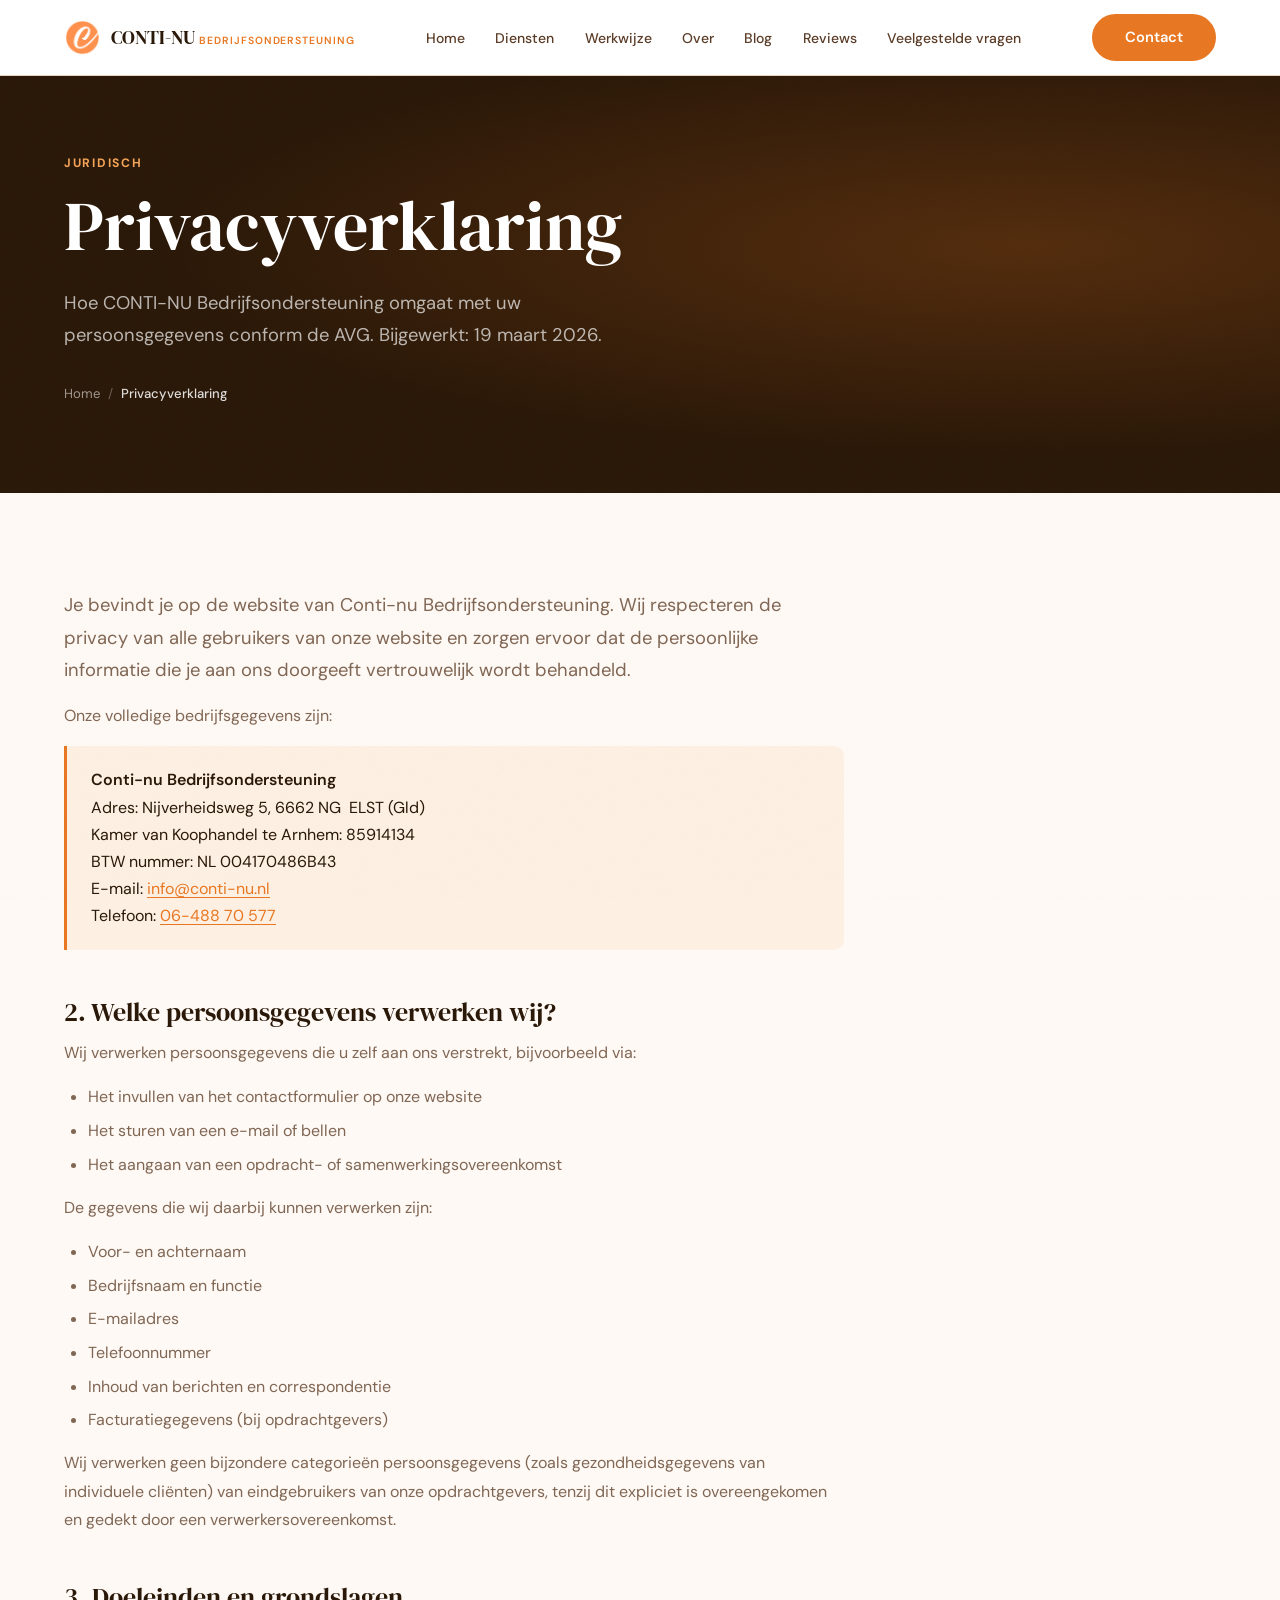
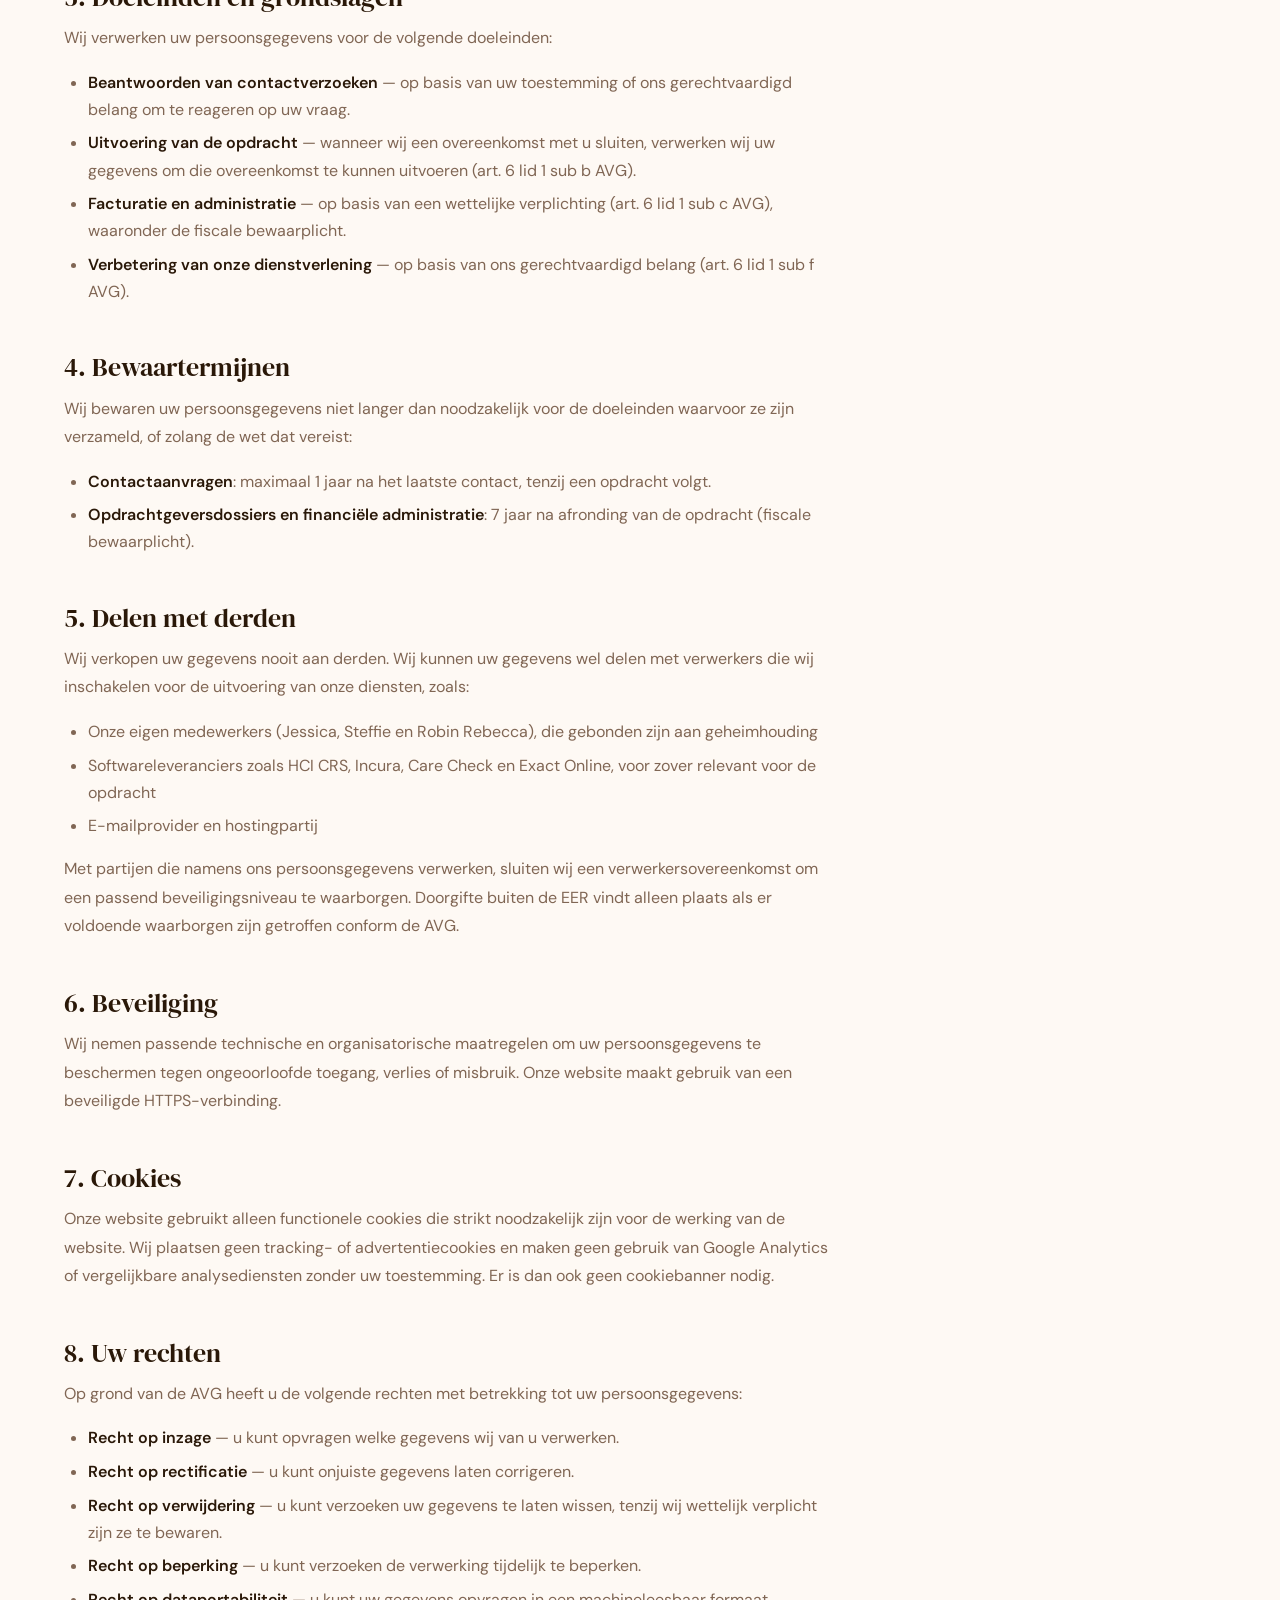
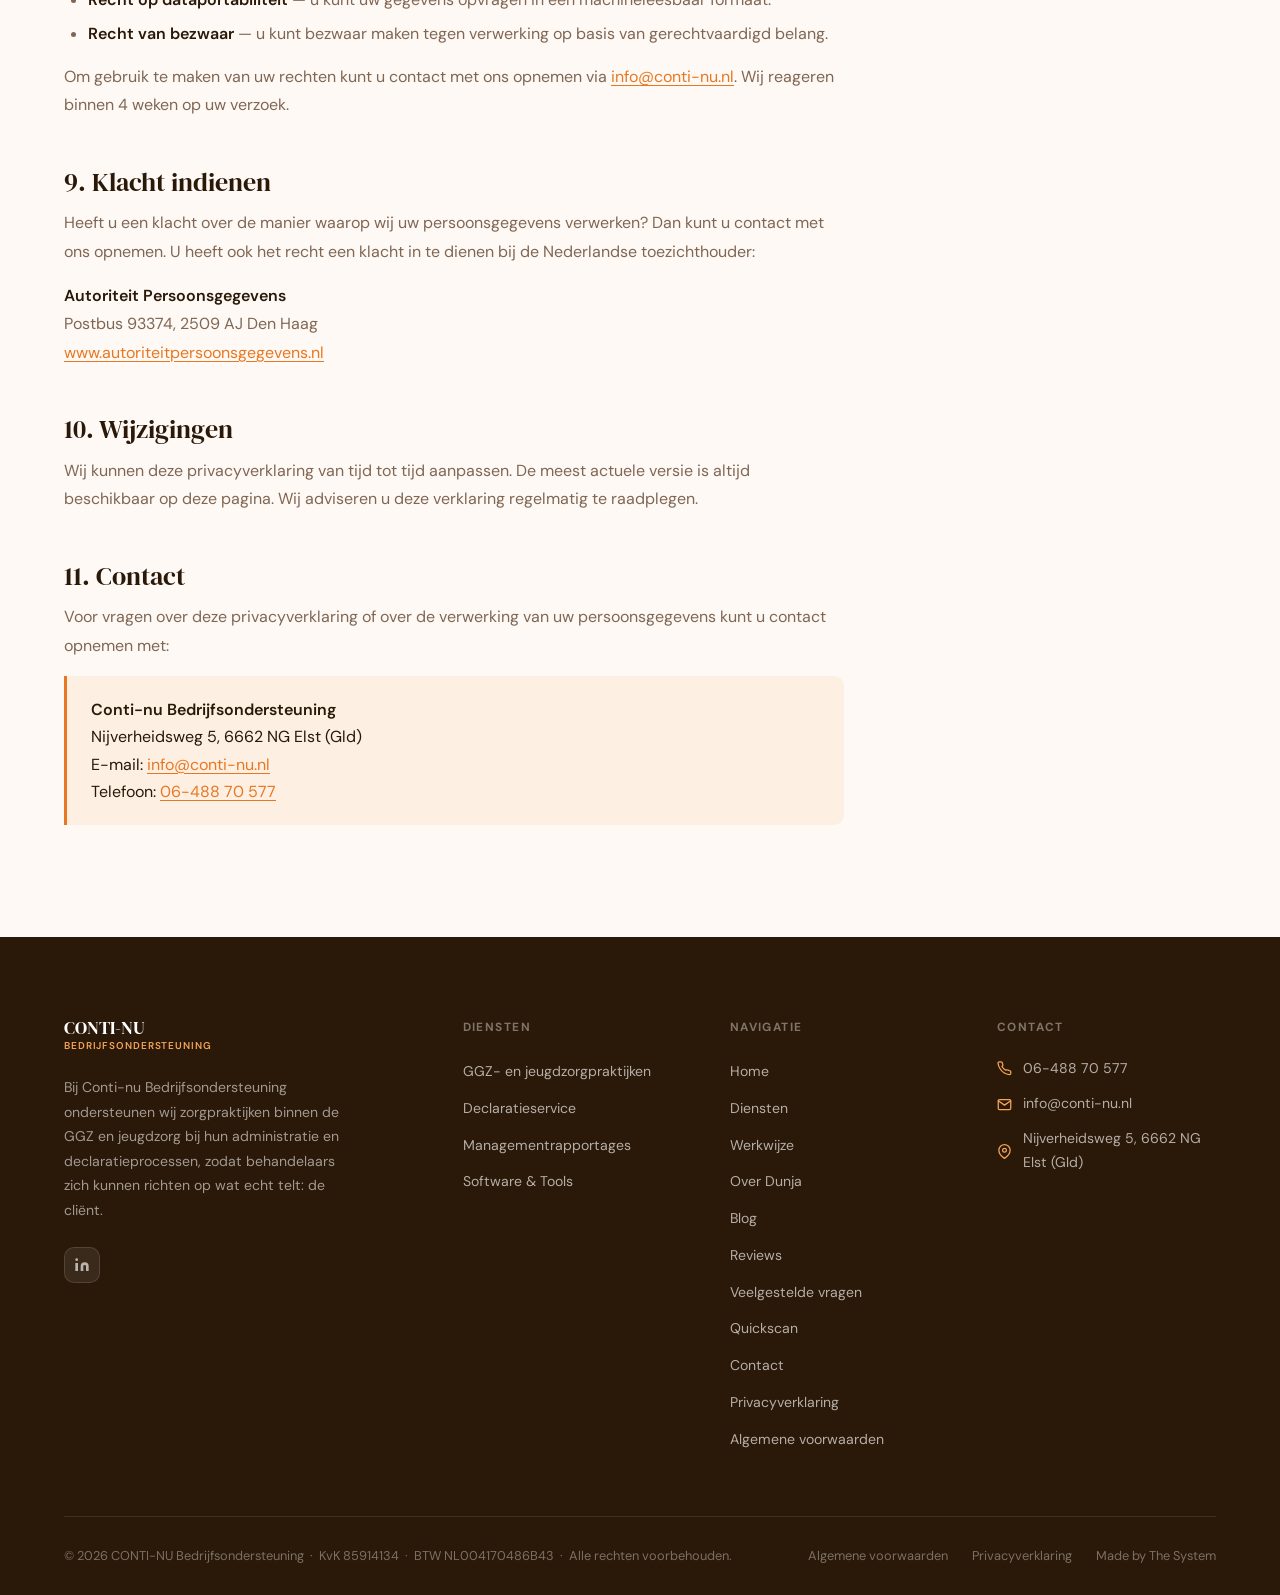
<file: privacyverklaring.html>
<!DOCTYPE html>
<html lang="nl">
<head>
  <!-- Google tag (gtag.js) -->
  <script async src="https://www.googletagmanager.com/gtag/js?id=G-SYHV2LSK1V"></script>
  <script>
    window.dataLayer = window.dataLayer || [];
    function gtag(){dataLayer.push(arguments);}
    gtag('js', new Date());

    gtag('config', 'G-SYHV2LSK1V');
  </script>
  <!-- Microsoft Clarity -->
  <script type="text/javascript">
    (function(c,l,a,r,i,t,y){
        c[a]=c[a]||function(){(c[a].q=c[a].q||[]).push(arguments)};
        t=l.createElement(r);t.async=1;t.src="https://www.clarity.ms/tag/"+i;
        y=l.getElementsByTagName(r)[0];y.parentNode.insertBefore(t,y);
    })(window, document, "clarity", "script", "xyp3sotoki");
  </script>
  <meta charset="UTF-8">
  <meta name="viewport" content="width=device-width, initial-scale=1.0">
  <title>Privacyverklaring | CONTI-NU Bedrijfsondersteuning</title>
  <meta name="description" content="Privacyverklaring van CONTI-NU Bedrijfsondersteuning. Lees hoe wij omgaan met uw persoonsgegevens conform de AVG.">
  <meta name="robots" content="noindex, follow">
  <link rel="canonical" href="https://conti-nu-website.vercel.app/privacyverklaring">
  <link rel="icon" href="Assets/favicon.png" type="image/png">
  <link rel="stylesheet" href="css/style.css">
</head>
<body>

<!-- ═══════════════════════════════ NAVIGATION ═══ -->
<nav class="nav" id="nav" role="navigation" aria-label="Hoofdnavigatie">
  <div class="nav-inner">
    <a href="/" class="nav-logo" aria-label="CONTI-NU Bedrijfsondersteuning - Home">
      <img src="Assets/favicon.png" alt="" class="nav-logo-mark" aria-hidden="true">
      <div class="nav-logo-text">
        <span class="nav-logo-name">CONTI-NU</span>
        <span class="nav-logo-sub">Bedrijfsondersteuning</span>
      </div>
    </a>
    <ul class="nav-links" role="list">
      <li><a href="/"      class="nav-link">Home</a></li>
      <li><a href="/diensten"   class="nav-link">Diensten</a></li>
      <li><a href="/werkwijze"  class="nav-link">Werkwijze</a></li>
      <li><a href="/over"       class="nav-link">Over</a></li>
      <li><a href="/blog"     class="nav-link">Blog</a></li>
      <li><a href="/reviews" class="nav-link">Reviews</a></li>
      <li><a href="/veelgestelde-vragen" class="nav-link">Veelgestelde vragen</a></li>
    </ul>
    <a href="/contact" class="btn btn-primary nav-cta">Contact</a>
    <button class="nav-hamburger" id="hamburger" aria-label="Menu openen" aria-expanded="false" aria-controls="mobile-menu">
      <span></span><span></span><span></span>
    </button>
  </div>
</nav>

<nav class="mobile-menu" id="mobile-menu" aria-label="Mobiele navigatie">
  <a href="/"     class="nav-link">Home</a>
  <a href="/diensten"  class="nav-link">Diensten</a>
  <a href="/werkwijze" class="nav-link">Werkwijze</a>
  <a href="/over"      class="nav-link">Over</a>
  <a href="/blog"    class="nav-link">Blog</a>
  <a href="/reviews" class="nav-link">Reviews</a>
  <a href="/veelgestelde-vragen" class="nav-link">Veelgestelde vragen</a>
  <a href="/contact"   class="btn btn-primary">Contact opnemen</a>
</nav>

<header class="page-hero">
  <div class="page-hero-inner">
    <span class="eyebrow">Juridisch</span>
    <h1>Privacyverklaring</h1>
    <p class="lead">Hoe CONTI-NU Bedrijfsondersteuning omgaat met uw persoonsgegevens conform de AVG. Bijgewerkt: 19 maart 2026.</p>
    <nav class="breadcrumb" aria-label="Kruimelpad">
      <a href="/">Home</a>
      <span class="breadcrumb-sep" aria-hidden="true">/</span>
      <strong class="breadcrumb-current" aria-current="page">Privacyverklaring</strong>
    </nav>
  </div>
</header>

<main>

<!-- ═══════════════════════════════ CONTENT ══════ -->
<section class="section">
  <div class="container">
    <div class="privacy-content">

      <p class="lead">
        Je bevindt je op de website van Conti-nu Bedrijfsondersteuning. Wij respecteren de privacy van alle gebruikers van onze website en zorgen ervoor dat de persoonlijke informatie die je aan ons doorgeeft vertrouwelijk wordt behandeld.
      </p>

      <p>Onze volledige bedrijfsgegevens zijn:</p>
      <address>
        <strong>Conti-nu Bedrijfsondersteuning</strong><br>
        Adres: Nijverheidsweg 5, 6662 NG &nbsp;ELST (Gld)<br>
        Kamer van Koophandel te Arnhem: 85914134<br>
        BTW nummer: NL 004170486B43<br>
        E-mail: <a href="mailto:info@conti-nu.nl">info@conti-nu.nl</a><br>
        Telefoon: <a href="tel:+31648870577">06-488 70 577</a>
      </address>

      <h2>2. Welke persoonsgegevens verwerken wij?</h2>
      <p>Wij verwerken persoonsgegevens die u zelf aan ons verstrekt, bijvoorbeeld via:</p>
      <ul>
        <li>Het invullen van het contactformulier op onze website</li>
        <li>Het sturen van een e-mail of bellen</li>
        <li>Het aangaan van een opdracht- of samenwerkingsovereenkomst</li>
      </ul>
      <p>De gegevens die wij daarbij kunnen verwerken zijn:</p>
      <ul>
        <li>Voor- en achternaam</li>
        <li>Bedrijfsnaam en functie</li>
        <li>E-mailadres</li>
        <li>Telefoonnummer</li>
        <li>Inhoud van berichten en correspondentie</li>
        <li>Facturatiegegevens (bij opdrachtgevers)</li>
      </ul>
      <p>
        Wij verwerken geen bijzondere categorieën persoonsgegevens (zoals gezondheidsgegevens van individuele
        cliënten) van eindgebruikers van onze opdrachtgevers, tenzij dit expliciet is overeengekomen en gedekt
        door een verwerkersovereenkomst.
      </p>

      <h2>3. Doeleinden en grondslagen</h2>
      <p>Wij verwerken uw persoonsgegevens voor de volgende doeleinden:</p>
      <ul>
        <li><strong>Beantwoorden van contactverzoeken</strong> — op basis van uw toestemming of ons gerechtvaardigd belang om te reageren op uw vraag.</li>
        <li><strong>Uitvoering van de opdracht</strong> — wanneer wij een overeenkomst met u sluiten, verwerken wij uw gegevens om die overeenkomst te kunnen uitvoeren (art. 6 lid 1 sub b AVG).</li>
        <li><strong>Facturatie en administratie</strong> — op basis van een wettelijke verplichting (art. 6 lid 1 sub c AVG), waaronder de fiscale bewaarplicht.</li>
        <li><strong>Verbetering van onze dienstverlening</strong> — op basis van ons gerechtvaardigd belang (art. 6 lid 1 sub f AVG).</li>
      </ul>

      <h2>4. Bewaartermijnen</h2>
      <p>
        Wij bewaren uw persoonsgegevens niet langer dan noodzakelijk voor de doeleinden waarvoor ze zijn verzameld,
        of zolang de wet dat vereist:
      </p>
      <ul>
        <li><strong>Contactaanvragen</strong>: maximaal 1 jaar na het laatste contact, tenzij een opdracht volgt.</li>
        <li><strong>Opdrachtgeversdossiers en financiële administratie</strong>: 7 jaar na afronding van de opdracht (fiscale bewaarplicht).</li>
      </ul>

      <h2>5. Delen met derden</h2>
      <p>
        Wij verkopen uw gegevens nooit aan derden. Wij kunnen uw gegevens wel delen met verwerkers die wij inschakelen
        voor de uitvoering van onze diensten, zoals:
      </p>
      <ul>
        <li>Onze eigen medewerkers (Jessica, Steffie en Robin Rebecca), die gebonden zijn aan geheimhouding</li>
        <li>Softwareleveranciers zoals HCI CRS, Incura, Care Check en Exact Online, voor zover relevant voor de opdracht</li>
        <li>E-mailprovider en hostingpartij</li>
      </ul>
      <p>
        Met partijen die namens ons persoonsgegevens verwerken, sluiten wij een verwerkersovereenkomst om een
        passend beveiligingsniveau te waarborgen. Doorgifte buiten de EER vindt alleen plaats als er voldoende
        waarborgen zijn getroffen conform de AVG.
      </p>

      <h2>6. Beveiliging</h2>
      <p>
        Wij nemen passende technische en organisatorische maatregelen om uw persoonsgegevens te beschermen
        tegen ongeoorloofde toegang, verlies of misbruik. Onze website maakt gebruik van een beveiligde
        HTTPS-verbinding.
      </p>

      <h2>7. Cookies</h2>
      <p>
        Onze website gebruikt alleen functionele cookies die strikt noodzakelijk zijn voor de werking van de
        website. Wij plaatsen geen tracking- of advertentiecookies en maken geen gebruik van Google Analytics
        of vergelijkbare analysediensten zonder uw toestemming. Er is dan ook geen cookiebanner nodig.
      </p>

      <h2>8. Uw rechten</h2>
      <p>Op grond van de AVG heeft u de volgende rechten met betrekking tot uw persoonsgegevens:</p>
      <ul>
        <li><strong>Recht op inzage</strong> — u kunt opvragen welke gegevens wij van u verwerken.</li>
        <li><strong>Recht op rectificatie</strong> — u kunt onjuiste gegevens laten corrigeren.</li>
        <li><strong>Recht op verwijdering</strong> — u kunt verzoeken uw gegevens te laten wissen, tenzij wij wettelijk verplicht zijn ze te bewaren.</li>
        <li><strong>Recht op beperking</strong> — u kunt verzoeken de verwerking tijdelijk te beperken.</li>
        <li><strong>Recht op dataportabiliteit</strong> — u kunt uw gegevens opvragen in een machineleesbaar formaat.</li>
        <li><strong>Recht van bezwaar</strong> — u kunt bezwaar maken tegen verwerking op basis van gerechtvaardigd belang.</li>
      </ul>
      <p>
        Om gebruik te maken van uw rechten kunt u contact met ons opnemen via
        <a href="mailto:info@conti-nu.nl">info@conti-nu.nl</a>. Wij reageren binnen 4 weken op uw verzoek.
      </p>

      <h2>9. Klacht indienen</h2>
      <p>
        Heeft u een klacht over de manier waarop wij uw persoonsgegevens verwerken? Dan kunt u contact met
        ons opnemen. U heeft ook het recht een klacht in te dienen bij de Nederlandse toezichthouder:
      </p>
      <p>
        <strong>Autoriteit Persoonsgegevens</strong><br>
        Postbus 93374, 2509 AJ Den Haag<br>
        <a href="https://www.autoriteitpersoonsgegevens.nl" target="_blank" rel="noopener noreferrer">www.autoriteitpersoonsgegevens.nl</a>
      </p>

      <h2>10. Wijzigingen</h2>
      <p>
        Wij kunnen deze privacyverklaring van tijd tot tijd aanpassen. De meest actuele versie is altijd
        beschikbaar op deze pagina. Wij adviseren u deze verklaring regelmatig te raadplegen.
      </p>

      <h2>11. Contact</h2>
      <p>
        Voor vragen over deze privacyverklaring of over de verwerking van uw persoonsgegevens kunt u contact
        opnemen met:
      </p>
      <address>
        <strong>Conti-nu Bedrijfsondersteuning</strong><br>
        Nijverheidsweg 5, 6662 NG Elst (Gld)<br>
        E-mail: <a href="mailto:info@conti-nu.nl">info@conti-nu.nl</a><br>
        Telefoon: <a href="tel:+31648870577">06-488 70 577</a>
      </address>

    </div>
  </div>
</section>

</main>

<!-- ═══════════════════════════════ FOOTER ═══════ -->
<footer class="footer" role="contentinfo">
  <div class="container">
    <div class="footer-grid">

      <div class="footer-brand">
        <div class="footer-logo">

          <div>
            <div class="footer-logo-name">CONTI-NU</div>
            <div class="footer-logo-sub">Bedrijfsondersteuning</div>
          </div>
        </div>
        <p>Bij Conti-nu Bedrijfsondersteuning ondersteunen wij zorgpraktijken binnen de GGZ en jeugdzorg bij hun administratie en declaratieprocessen, zodat behandelaars zich kunnen richten op wat echt telt: de cliënt.</p>
        <div class="footer-social">
          <a href="https://www.linkedin.com/company/conti-nu/" class="footer-social-link" target="_blank" rel="noopener noreferrer" aria-label="LinkedIn van Dunja Tagliola">
            <svg viewBox="0 0 24 24" fill="currentColor" aria-hidden="true"><path d="M16 8a6 6 0 0 1 6 6v7h-4v-7a2 2 0 0 0-2-2 2 2 0 0 0-2 2v7h-4v-7a6 6 0 0 1 6-6zM2 9h4v12H2z"/><circle cx="4" cy="4" r="2"/></svg>
          </a>
        </div>
      </div>

      <div>
        <div class="footer-col-title">Diensten</div>
        <ul class="footer-links" role="list">
          <li><a href="diensten.html#ggz"          class="footer-link">GGZ- en jeugdzorgpraktijken</a></li>
          <li><a href="diensten.html#declaratie"    class="footer-link">Declaratieservice</a></li>
          <li><a href="diensten.html#rapportages"   class="footer-link">Managementrapportages</a></li>
          <li><a href="diensten.html#software"      class="footer-link">Software &amp; Tools</a></li>
        </ul>
      </div>

      <div>
        <div class="footer-col-title">Navigatie</div>
        <ul class="footer-links" role="list">
          <li><a href="/"     class="footer-link">Home</a></li>
          <li><a href="/diensten"  class="footer-link">Diensten</a></li>
          <li><a href="/werkwijze" class="footer-link">Werkwijze</a></li>
          <li><a href="/over"      class="footer-link">Over Dunja</a></li>
          <li><a href="/blog"      class="footer-link">Blog</a></li>
          <li><a href="/reviews" class="footer-link">Reviews</a></li>
          <li><a href="/veelgestelde-vragen" class="footer-link">Veelgestelde vragen</a></li>
          <li><a href="/quickscan" class="footer-link">Quickscan</a></li>
          <li><a href="/contact"   class="footer-link">Contact</a></li>
          <li><a href="/privacyverklaring" class="footer-link">Privacyverklaring</a></li>
          <li><a href="/algemene-voorwaarden" class="footer-link">Algemene voorwaarden</a></li>
        </ul>
      </div>

      <div>
        <div class="footer-col-title">Contact</div>
        <div class="footer-contact-row">
          <svg viewBox="0 0 24 24" fill="none" stroke="currentColor" stroke-width="2" stroke-linecap="round" stroke-linejoin="round" aria-hidden="true"><path d="M22 16.92v3a2 2 0 0 1-2.18 2 19.79 19.79 0 0 1-8.63-3.07A19.5 19.5 0 0 1 4.69 12a19.79 19.79 0 0 1-3.07-8.67A2 2 0 0 1 3.6 1.27h3a2 2 0 0 1 2 1.72c.127.96.361 1.903.7 2.81a2 2 0 0 1-.45 2.11L7.91 8.85a16 16 0 0 0 6 6l1.27-.64a2 2 0 0 1 2.11.45c.907.339 1.85.573 2.81.7A2 2 0 0 1 22 16.92z"/></svg>
          <a href="tel:+31648870577">06-488 70 577</a>
        </div>
        <div class="footer-contact-row">
          <svg viewBox="0 0 24 24" fill="none" stroke="currentColor" stroke-width="2" stroke-linecap="round" stroke-linejoin="round" aria-hidden="true"><path d="M4 4h16c1.1 0 2 .9 2 2v12c0 1.1-.9 2-2 2H4c-1.1 0-2-.9-2-2V6c0-1.1.9-2 2-2z"/><polyline points="22,6 12,13 2,6"/></svg>
          <a href="mailto:info@conti-nu.nl">info@conti-nu.nl</a>
        </div>
        <div class="footer-contact-row">
          <svg viewBox="0 0 24 24" fill="none" stroke="currentColor" stroke-width="2" stroke-linecap="round" stroke-linejoin="round" aria-hidden="true"><path d="M21 10c0 7-9 13-9 13s-9-6-9-13a9 9 0 0 1 18 0z"/><circle cx="12" cy="10" r="3"/></svg>
          <a href="https://maps.google.com/?q=Nijverheidsweg+5,+6662+NG+Elst" target="_blank" rel="noopener noreferrer">Nijverheidsweg 5, 6662&nbsp;NG&nbsp; Elst (Gld)</a>
        </div>
      </div>

    </div>

    <div class="footer-bottom">
      <span class="footer-bottom-copy">&copy; 2026 CONTI-NU Bedrijfsondersteuning &nbsp;&middot;&nbsp; KvK 85914134 &nbsp;&middot;&nbsp; BTW NL004170486B43 &nbsp;&middot;&nbsp; Alle rechten voorbehouden.</span>
      <div class="footer-bottom-links">
        <a href="/algemene-voorwaarden">Algemene voorwaarden</a>
        <a href="/privacyverklaring">Privacyverklaring</a>
        <a href="https://thesystem.nl" target="_blank" rel="noopener">Made by The System</a>
      </div>
    </div>
  </div>
</footer>

<button class="back-to-top" id="back-to-top" aria-label="Terug naar boven">
  <svg viewBox="0 0 24 24" fill="none" stroke="currentColor" stroke-width="2.5" stroke-linecap="round" stroke-linejoin="round" aria-hidden="true"><polyline points="18 15 12 9 6 15"/></svg>
</button>

<script>
(function () {
  const nav = document.getElementById('nav');
  const btt = document.getElementById('back-to-top');
  window.addEventListener('scroll', () => {
    nav.classList.toggle('scrolled', window.scrollY > 20);
    btt.classList.toggle('visible',  window.scrollY > 400);
  }, { passive: true });

  const ham = document.getElementById('hamburger');
  const mob = document.getElementById('mobile-menu');
  ham.addEventListener('click', () => {
    const open = mob.classList.toggle('open');
    ham.classList.toggle('open', open);
    ham.setAttribute('aria-expanded', open);
    document.body.style.overflow = open ? 'hidden' : '';
  });
  mob.querySelectorAll('a').forEach(a => {
    a.addEventListener('click', () => {
      mob.classList.remove('open');
      ham.classList.remove('open');
      ham.setAttribute('aria-expanded', 'false');
      document.body.style.overflow = '';
    });
  });

  btt.addEventListener('click', () => window.scrollTo({ top: 0, behavior: 'smooth' }));
})();
</script>

</body>
</html>
</file>
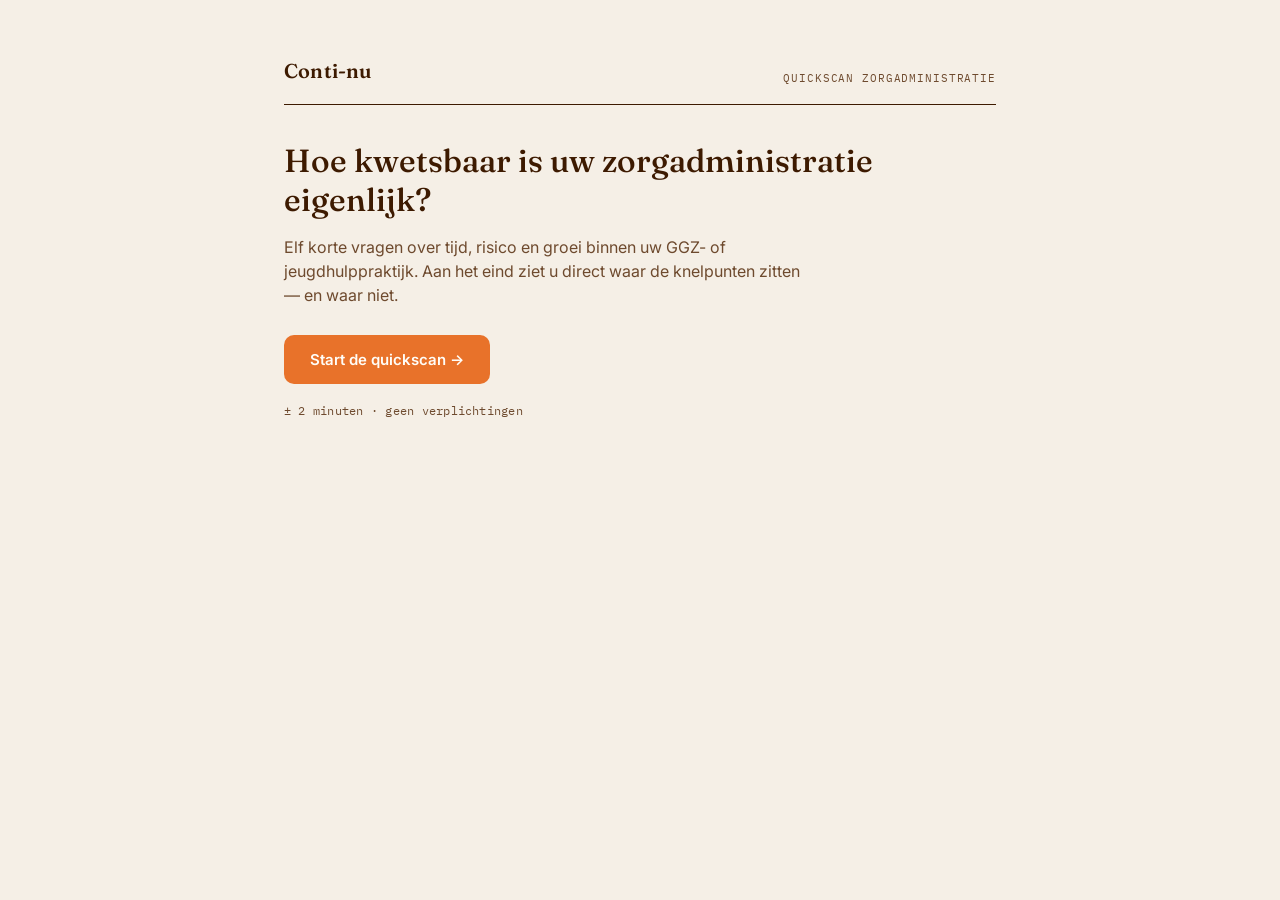
<file: quickscan.html>
<!DOCTYPE html>
<html lang="nl">
<head>
  <!-- Google tag (gtag.js) -->
  <script async src="https://www.googletagmanager.com/gtag/js?id=G-SYHV2LSK1V"></script>
  <script>
    window.dataLayer = window.dataLayer || [];
    function gtag(){dataLayer.push(arguments);}
    gtag('js', new Date());

    gtag('config', 'G-SYHV2LSK1V');
  </script>
  <!-- Microsoft Clarity -->
  <script type="text/javascript">
    (function(c,l,a,r,i,t,y){
        c[a]=c[a]||function(){(c[a].q=c[a].q||[]).push(arguments)};
        t=l.createElement(r);t.async=1;t.src="https://www.clarity.ms/tag/"+i;
        y=l.getElementsByTagName(r)[0];y.parentNode.insertBefore(t,y);
    })(window, document, "clarity", "script", "xyp3sotoki");
  </script>
<meta charset="UTF-8">
<meta name="viewport" content="width=device-width, initial-scale=1.0">
<title>Quickscan zorgadministratie — Conti-nu</title>
<meta name="description" content="Hoe kwetsbaar is uw zorgadministratie? Elf korte vragen over tijd, risico en groei binnen uw GGZ- of jeugdhulppraktijk — met direct inzicht in de knelpunten.">
<link rel="canonical" href="https://conti-nu-website.vercel.app/quickscan">
<meta name="robots" content="index, follow">
<link rel="icon" href="Assets/favicon.png" type="image/png">
<link rel="preconnect" href="https://fonts.googleapis.com">
<link rel="preconnect" href="https://fonts.gstatic.com" crossorigin>
<link href="https://fonts.googleapis.com/css2?family=Fraunces:opsz,wght@9..144,400;9..144,500;9..144,600&family=Inter:wght@400;500;600&family=IBM+Plex+Mono:wght@500&display=swap" rel="stylesheet">
<style>

  :root{
    --ink:#3D1A00;
    --ink-soft:#6E4A2E;
    --paper:#F5EFE6;
    --paper-dim:#EAE0CE;
    --white:#FFFDF8;
    --moss:#E8722A;
    --moss-deep:#C25A1A;
    --moss-light:#F0A574;
    --amber:#8C4419;
    --amber-soft:#D9B08C;
    --line:#E1D3BA;
    --radius:14px;
    --shadow: 0 1px 2px rgba(61,26,0,0.05), 0 8px 24px rgba(61,26,0,0.07);
  }

  *{box-sizing:border-box;}
  html,body{margin:0;padding:0;}
  body{
    background:var(--paper);
    color:var(--ink);
    font-family:'Inter', sans-serif;
    line-height:1.5;
    -webkit-font-smoothing:antialiased;
    min-height:100vh;
  }

  .scan-wrap{
    max-width:760px;
    margin:0 auto;
    padding:56px 24px 80px;
  }

  /* ---- Masthead: dossier-style header ---- */
  .scan-head{
    display:flex;
    justify-content:space-between;
    align-items:flex-end;
    border-bottom:1.5px solid var(--ink);
    padding-bottom:18px;
    margin-bottom:36px;
  }
  .scan-head .brand{
    font-family:'Fraunces', serif;
    font-weight:600;
    font-size:20px;
    letter-spacing:0.01em;
    color:var(--ink);
    text-decoration:none;
  }
  .scan-head .kicker{
    font-family:'IBM Plex Mono', monospace;
    font-size:11px;
    letter-spacing:0.08em;
    text-transform:uppercase;
    color:var(--ink-soft);
  }

  /* ---- Tab-style progress (dossier tabs) ---- */
  .tabs{
    display:flex;
    gap:4px;
    margin-bottom:40px;
  }
  .tab{
    flex:1;
    height:6px;
    background:var(--paper-dim);
    border-radius:3px;
    overflow:hidden;
    position:relative;
  }
  .tab-fill{
    position:absolute; left:0; top:0; bottom:0;
    width:0%;
    background:var(--moss);
    border-radius:3px;
    transition:width 0.5s ease;
  }
  .tab.done .tab-fill{ width:100%; }
  .tab.current .tab-fill{ width:50%; }

  .step-label{
    font-family:'IBM Plex Mono', monospace;
    font-size:11px;
    color:var(--ink-soft);
    letter-spacing:0.05em;
    margin-bottom:8px;
  }

  /* ---- Card ---- */
  .card{
    background:var(--white);
    border:1px solid var(--line);
    border-radius:var(--radius);
    padding:40px;
    box-shadow:var(--shadow);
    min-height:280px;
    display:flex;
    flex-direction:column;
    justify-content:center;
  }
  @media (max-width:600px){
    .card{ padding:28px 22px; }
    .scan-wrap{ padding:32px 16px 60px; }
  }

  .q-eyebrow{
    font-family:'IBM Plex Mono', monospace;
    font-size:11px;
    letter-spacing:0.08em;
    text-transform:uppercase;
    color:var(--moss);
    margin-bottom:14px;
  }

  .q-text{
    font-family:'Fraunces', serif;
    font-weight:500;
    font-size:26px;
    line-height:1.28;
    margin:0 0 28px;
    color:var(--ink);
  }
  @media (max-width:600px){
    .q-text{ font-size:21px; }
  }

  .options{
    display:flex;
    flex-direction:column;
    gap:10px;
  }
  .option{
    text-align:left;
    background:var(--paper);
    border:1px solid var(--line);
    border-radius:10px;
    padding:16px 18px;
    font-family:'Inter', sans-serif;
    font-size:15.5px;
    color:var(--ink);
    cursor:pointer;
    transition: border-color 0.15s ease, background 0.15s ease, transform 0.1s ease;
    display:flex;
    align-items:center;
    gap:12px;
  }
  .option:hover{
    border-color:var(--moss);
    background:var(--white);
  }
  .option:active{ transform:scale(0.996); }
  .option .marker{
    width:18px; height:18px;
    border-radius:50%;
    border:1.5px solid var(--line);
    flex-shrink:0;
  }
  .option:hover .marker{ border-color:var(--moss); }

  /* type-select cards (question 0) */
  .type-grid{
    display:grid;
    grid-template-columns:1fr 1fr 1fr;
    gap:10px;
  }
  @media (max-width:600px){
    .type-grid{ grid-template-columns:1fr; }
  }
  .type-card{
    background:var(--paper);
    border:1px solid var(--line);
    border-radius:10px;
    padding:20px 16px;
    cursor:pointer;
    text-align:left;
    transition:border-color 0.15s ease, background 0.15s ease;
  }
  .type-card:hover{ border-color:var(--moss); background:var(--white); }
  .type-card .t-label{
    font-family:'Fraunces', serif;
    font-weight:600;
    font-size:16px;
    margin-bottom:4px;
  }
  .type-card .t-sub{
    font-size:13px;
    color:var(--ink-soft);
  }

  /* nav row */
  .nav-row{
    display:flex;
    justify-content:space-between;
    align-items:center;
    margin-top:22px;
  }
  .back-btn{
    background:none;
    border:none;
    font-family:'Inter', sans-serif;
    font-size:13.5px;
    color:var(--ink-soft);
    cursor:pointer;
    padding:6px 2px;
  }
  .back-btn:hover{ color:var(--ink); }
  .back-btn:disabled{ opacity:0; pointer-events:none; }

  /* ---- Intro screen ---- */
  .intro h1{
    font-family:'Fraunces', serif;
    font-weight:500;
    font-size:32px;
    line-height:1.22;
    margin:0 0 16px;
  }
  @media (max-width:600px){ .intro h1{ font-size:26px; } }
  .intro p{
    font-size:16px;
    color:var(--ink-soft);
    margin:0 0 28px;
    max-width:52ch;
  }
  .start-btn{
    background:var(--moss);
    color:var(--white);
    border:none;
    border-radius:10px;
    padding:15px 26px;
    font-family:'Inter', sans-serif;
    font-weight:600;
    font-size:15px;
    cursor:pointer;
    transition:background 0.15s ease;
  }
  .start-btn:hover{ background:var(--moss-deep); }
  .intro-meta{
    font-family:'IBM Plex Mono', monospace;
    font-size:12px;
    color:var(--ink-soft);
    margin-top:18px;
    letter-spacing:0.02em;
  }

  /* ---- Results screen ---- */
  .result-eyebrow{
    font-family:'IBM Plex Mono', monospace;
    font-size:11px;
    letter-spacing:0.08em;
    text-transform:uppercase;
    color:var(--moss);
    margin-bottom:10px;
  }
  .result-title{
    font-family:'Fraunces', serif;
    font-weight:600;
    font-size:30px;
    line-height:1.2;
    margin:0 0 14px;
  }
  @media (max-width:600px){ .result-title{ font-size:24px; } }
  .result-lede{
    font-size:16px;
    color:var(--ink-soft);
    margin:0 0 32px;
    max-width:56ch;
  }

  .cat-block{
    margin-bottom:22px;
  }
  .cat-top{
    display:flex;
    justify-content:space-between;
    align-items:baseline;
    margin-bottom:6px;
  }
  .cat-name{
    font-family:'Inter', sans-serif;
    font-weight:600;
    font-size:14px;
  }
  .cat-score{
    font-family:'IBM Plex Mono', monospace;
    font-size:12.5px;
    color:var(--ink-soft);
  }
  .cat-bar{
    height:8px;
    background:var(--paper-dim);
    border-radius:4px;
    overflow:hidden;
  }
  .cat-bar-fill{
    height:100%;
    border-radius:4px;
    background:var(--moss);
    width:0%;
    transition:width 0.8s ease;
  }
  .cat-bar-fill.warn{ background:var(--amber); }
  .cat-note{
    font-size:13.5px;
    color:var(--ink-soft);
    margin-top:6px;
    line-height:1.45;
  }

  .divider{
    border:none;
    border-top:1px solid var(--line);
    margin:30px 0;
  }

  .cta-box{
    background:var(--paper);
    border:1px solid var(--line);
    border-radius:12px;
    padding:26px 24px;
  }
  .cta-box p{
    margin:0 0 16px;
    font-size:14.5px;
    color:var(--ink-soft);
  }
  .cta-btn{
    display:inline-block;
    background:var(--moss);
    color:var(--white) !important;
    text-decoration:none;
    border-radius:10px;
    padding:14px 22px;
    font-family:'Inter', sans-serif;
    font-weight:600;
    font-size:14.5px;
  }
  .cta-btn:hover{ background:var(--moss-deep); }

  /* ---- Mail form (uitslag per e-mail) ---- */
  .mail-box{
    background:var(--white);
    border:1px solid var(--line);
    border-radius:12px;
    padding:26px 24px;
    margin-top:28px;
    box-shadow:var(--shadow);
  }
  .mail-title{
    font-family:'Fraunces', serif;
    font-weight:600;
    font-size:19px;
    margin-bottom:6px;
  }
  .mail-box > p{
    margin:0 0 16px;
    font-size:14.5px;
    color:var(--ink-soft);
  }
  .mail-fields{
    display:flex;
    gap:10px;
    flex-wrap:wrap;
  }
  .mail-fields input[type="text"],
  .mail-fields input[type="email"]{
    flex:1 1 200px;
    background:var(--paper);
    border:1px solid var(--line);
    border-radius:10px;
    padding:13px 14px;
    font-family:'Inter', sans-serif;
    font-size:14.5px;
    color:var(--ink);
  }
  .mail-fields input:focus{ outline:none; border-color:var(--moss); background:var(--white); }
  .mail-fields button{
    flex:0 0 auto;
    background:var(--moss);
    color:var(--white);
    border:none;
    border-radius:10px;
    padding:13px 20px;
    font-family:'Inter', sans-serif;
    font-weight:600;
    font-size:14.5px;
    cursor:pointer;
    transition:background 0.15s ease;
  }
  .mail-fields button:hover{ background:var(--moss-deep); }
  .mail-fields button:disabled{ opacity:0.6; cursor:default; }
  .mail-status{ margin-top:12px; font-size:14px; }
  .mail-status.ok{ color:var(--moss-deep); font-weight:600; }
  .mail-status.err{ color:var(--amber); }
  .mail-privacy{
    margin:14px 0 0;
    font-size:12.5px;
    color:var(--ink-soft);
  }
  .mail-privacy a{ color:var(--ink-soft); }
  .hp-field{ position:absolute; left:-9999px; top:-9999px; height:0; width:0; opacity:0; }

  .restart-link{
    display:block;
    margin-top:20px;
    font-size:13px;
    color:var(--ink-soft);
    text-decoration:underline;
    cursor:pointer;
    background:none;
    border:none;
    padding:0;
    font-family:'Inter', sans-serif;
  }

  .hidden{ display:none !important; }

</style>
</head>
<body>

<div class="scan-wrap">

  <div class="scan-head">
    <a class="brand" href="/">Conti-nu</a>
    <div class="kicker">Quickscan zorgadministratie</div>
  </div>

  <!-- INTRO -->
  <div id="screen-intro">
    <div class="intro">
      <h1>Hoe kwetsbaar is uw zorgadministratie eigenlijk?</h1>
      <p>Elf korte vragen over tijd, risico en groei binnen uw GGZ- of jeugdhulppraktijk. Aan het eind ziet u direct waar de knelpunten zitten — en waar niet.</p>
      <button class="start-btn" id="start-btn">Start de quickscan →</button>
      <div class="intro-meta">± 2 minuten · geen verplichtingen</div>
    </div>
  </div>

  <!-- QUIZ -->
  <div id="screen-quiz" class="hidden">
    <div class="step-label" id="step-label">Vraag 1</div>
    <div class="tabs" id="tabs"></div>
    <div class="card">
      <div id="q-eyebrow" class="q-eyebrow"></div>
      <div class="q-text" id="q-text"></div>
      <div id="q-body"></div>
    </div>
    <div class="nav-row">
      <button class="back-btn" id="back-btn">← Vorige</button>
      <div></div>
    </div>
  </div>

  <!-- RESULTS -->
  <div id="screen-results" class="hidden">
    <div class="result-eyebrow" id="res-eyebrow">Uw uitslag</div>
    <div class="result-title" id="res-title"></div>
    <p class="result-lede" id="res-lede"></p>

    <div id="cat-blocks"></div>

    <div class="mail-box">
      <div class="mail-title">Ontvang uw uitslag per e-mail</div>
      <p>Dan heeft u de uitslag bij de hand en kunnen wij desgewenst één keer met u meedenken.</p>
      <form id="mail-form" novalidate>
        <div class="mail-fields">
          <input type="text" id="mail-name" name="name" placeholder="Uw naam (optioneel)" autocomplete="name">
          <input type="email" id="mail-email" name="email" placeholder="uw@emailadres.nl" autocomplete="email" required>
          <input type="text" id="mail-website" name="website" class="hp-field" tabindex="-1" autocomplete="off" aria-hidden="true">
          <button type="submit" id="mail-submit">Verstuur uitslag</button>
        </div>
      </form>
      <div class="mail-status" id="mail-status" role="status"></div>
      <p class="mail-privacy">Wij gebruiken uw e-mailadres alleen om de uitslag te sturen en eventueel eenmalig op te volgen. Zie onze <a href="/privacyverklaring">privacyverklaring</a>.</p>
    </div>

    <hr class="divider">

    <div class="cta-box">
      <p id="cta-text">Wilt u weten hoe dit zich voor uw praktijk concreet vertaalt naar rust en tijd?</p>
      <!-- Pas het e-mailadres/onderwerp hieronder aan naar wens -->
      <a class="cta-btn" id="cta-btn" href="mailto:info@conti-nu.nl?subject=Vrijblijvend%20adviesgesprek%20naar%20aanleiding%20van%20quickscan">Plan een vrijblijvend gesprek</a>
    </div>

    <button class="restart-link" id="restart-btn">Scan opnieuw doen</button>
  </div>

</div>

<script>
(function(){

  // ---------------------------------------------------------------
  // STATE
  // ---------------------------------------------------------------
  var state = { type: null, answers: {} };
  var flow = [];       // computed list of question ids for the chosen branch
  var current = 0;     // index into flow
  var lastResult = null; // uitslag van de laatste run, voor de uitslag-mail

  // ---------------------------------------------------------------
  // QUESTION DEFINITIONS
  // ---------------------------------------------------------------
  var questions = {

    type: {
      cat: null,
      eyebrow: "Om te beginnen",
      text: "Welke zorg biedt uw praktijk?",
      type: "type-select",
      options: [
        { label:"GGZ", sub:"Zvw-gefinancierd, zorgprestatiemodel", value:"ggz" },
        { label:"Jeugdhulp", sub:"Gemeentelijk gefinancierd", value:"jeugd" },
        { label:"Beide", sub:"GGZ én jeugdhulp", value:"both" }
      ]
    },

    q1: {
      cat:"tijd",
      eyebrow:"Tijd & capaciteit",
      text:"Hoeveel uur per week besteedt uw praktijk aan declaratieverwerking en zorgadministratie?",
      options:[
        {label:"Minder dan 2 uur", points:1},
        {label:"2 – 5 uur", points:2},
        {label:"5 – 10 uur", points:3},
        {label:"Meer dan 10 uur", points:4}
      ]
    },
    q2: {
      cat:"tijd",
      eyebrow:"Tijd & capaciteit",
      text:"Wat gebeurt er met de administratie als de verantwoordelijke persoon ziek of afwezig is?",
      options:[
        {label:"Iemand anders neemt het direct en soepel over", points:1},
        {label:"Het blijft liggen tot diegene terug is", points:3},
        {label:"Er ontstaat vrij snel achterstand of onduidelijkheid", points:4},
        {label:"Eerlijk gezegd weten we dat niet zo goed", points:4}
      ]
    },
    q3: {
      cat:"tijd",
      eyebrow:"Tijd & capaciteit",
      text:"Hoe vaak lopen declaraties vertraging op door tijdgebrek of drukte in de praktijk?",
      options:[
        {label:"Zelden of nooit", points:1},
        {label:"Af en toe", points:2},
        {label:"Regelmatig", points:3},
        {label:"Vaak", points:4}
      ]
    },

    q4a: {
      cat:"risico", showIf:function(s){ return s.type==="ggz"||s.type==="both"; },
      eyebrow:"Risico & kennis — GGZ",
      text:"Hoe zeker bent u dat uw declaraties voldoen aan de actuele eisen van het zorgprestatiemodel?",
      options:[
        {label:"Heel zeker", points:1},
        {label:"Redelijk zeker", points:2},
        {label:"Niet helemaal zeker", points:3},
        {label:"Geen idee eigenlijk", points:4}
      ]
    },
    q5a: {
      cat:"risico", showIf:function(s){ return s.type==="ggz"||s.type==="both"; },
      eyebrow:"Risico & kennis — GGZ",
      text:"Wanneer heeft u voor het laatst een controle van een zorgverzekeraar of de NZa gehad?",
      options:[
        {label:"Nooit of lang geleden, en dat verliep goed", points:1},
        {label:"Weleens, met enkele aandachtspunten", points:2},
        {label:"Nog nooit — geen idee hoe dat zou verlopen", points:3},
        {label:"Recent, en dat kostte veel tijd en stress", points:4}
      ]
    },

    q4b: {
      cat:"jeugdcomplex", showIf:function(s){ return s.type==="jeugd"||s.type==="both"; },
      eyebrow:"Complexiteit — Jeugdhulp",
      text:"Met hoeveel verschillende gemeenten of regio's heeft uw praktijk op dit moment een contract?",
      options:[
        {label:"1 gemeente", points:1},
        {label:"2 – 3 gemeenten", points:2},
        {label:"4 – 6 gemeenten", points:3},
        {label:"Meer dan 6 gemeenten", points:4}
      ]
    },
    q5b: {
      cat:"jeugdcomplex", showIf:function(s){ return s.type==="jeugd"||s.type==="both"; },
      eyebrow:"Complexiteit — Jeugdhulp",
      text:"Hoe goed heeft u zicht op de verschillen in bekostigingsmodel (PxQ, taakgericht, lumpsum) tussen die gemeenten?",
      options:[
        {label:"Volledig helder", points:1},
        {label:"Redelijk, met wat vraagtekens", points:2},
        {label:"Beperkt — dat kost vaak uitzoekwerk", points:3},
        {label:"Nauwelijks, we zoeken het per geval uit", points:4}
      ]
    },
    q6b: {
      cat:"jeugdcomplex", showIf:function(s){ return s.type==="jeugd"||s.type==="both"; },
      eyebrow:"Complexiteit — Jeugdhulp",
      text:"Hoe verloopt bij u de aanlevering van iJW-berichten en CBS-beleidsinformatie?",
      options:[
        {label:"Grotendeels geautomatiseerd", points:1},
        {label:"Deels automatisch, deels handmatig", points:2},
        {label:"Handmatig, maar het lukt ons steeds", points:3},
        {label:"Handmatig en foutgevoelig", points:4}
      ]
    },
    q7b: {
      cat:"jeugdcomplex", showIf:function(s){ return s.type==="jeugd"||s.type==="both"; },
      eyebrow:"Complexiteit — Jeugdhulp",
      text:"Hoe vaak leiden verschillen in tarieven of voorwaarden tussen gemeenten tot fouten of onduidelijkheid in de facturatie?",
      options:[
        {label:"Zelden of nooit", points:1},
        {label:"Af en toe", points:2},
        {label:"Regelmatig", points:3},
        {label:"Vaak", points:4}
      ]
    },

    q8: {
      cat:"risico",
      eyebrow:"Risico & kennisborging",
      text:"Is deze kennis op dit moment bij één persoon belegd, of breder geborgd binnen uw praktijk?",
      options:[
        {label:"Breed geborgd — meerdere mensen kunnen het overnemen", points:1},
        {label:"Bij twee personen", points:2},
        {label:"Bij één persoon, maar wel goed gedocumenteerd", points:3},
        {label:"Bij één persoon, en verder nergens", points:4}
      ]
    },
    q9: {
      cat:"risico",
      eyebrow:"Risico & kennisborging",
      text:"Hoe wordt gebruikersbeheer en toegang tot het EPD binnen uw praktijk bijgehouden?",
      options:[
        {label:"Actief en actueel bijgehouden", points:1},
        {label:"Redelijk — af en toe een check", points:2},
        {label:"Eerlijk gezegd niet erg structureel", points:3},
        {label:"Geen goed zicht op wie er allemaal toegang heeft", points:4}
      ]
    },

    q10: {
      cat:"groei",
      eyebrow:"Groei & continuïteit",
      text:"Verwacht u de komende 12 maanden te groeien in cliëntenaantal, behandelaren, of het aantal gemeenten waarmee u werkt?",
      options:[
        {label:"Nee, redelijk stabiel", points:1},
        {label:"Een beetje groei", points:2},
        {label:"Duidelijke groei verwacht", points:3},
        {label:"Sterke groei verwacht", points:4}
      ]
    },
    q11: {
      cat:"groei",
      eyebrow:"Groei & continuïteit",
      text:"Wat zou het voor uw praktijk betekenen als administratieve fouten of achterstanden verleden tijd zijn?",
      options:[
        {label:"Niet zoveel — dat hebben we al goed voor elkaar", points:1},
        {label:"Prettig, maar geen prioriteit", points:2},
        {label:"Merkbaar — we zouden rustiger kunnen werken", points:3},
        {label:"Heel veel, dit speelt nu echt", points:4}
      ]
    }
  };

  // Fixed logical order; branch questions are filtered by showIf at build time
  var order = ["type","q1","q2","q3","q4a","q5a","q4b","q5b","q6b","q7b","q8","q9","q10","q11"];

  function buildFlow(){
    flow = order.filter(function(id){
      var q = questions[id];
      if(!q.showIf) return true;
      return q.showIf(state);
    });
  }

  // ---------------------------------------------------------------
  // RENDERING
  // ---------------------------------------------------------------
  var elIntro = document.getElementById('screen-intro');
  var elQuiz = document.getElementById('screen-quiz');
  var elResults = document.getElementById('screen-results');
  var elTabs = document.getElementById('tabs');
  var elStepLabel = document.getElementById('step-label');
  var elEyebrow = document.getElementById('q-eyebrow');
  var elQText = document.getElementById('q-text');
  var elQBody = document.getElementById('q-body');
  var elBack = document.getElementById('back-btn');

  function renderTabs(){
    elTabs.innerHTML = "";
    flow.forEach(function(id, i){
      var t = document.createElement('div');
      t.className = 'tab' + (i < current ? ' done' : (i === current ? ' current' : ''));
      var fill = document.createElement('div');
      fill.className = 'tab-fill';
      t.appendChild(fill);
      elTabs.appendChild(t);
    });
  }

  function renderQuestion(){
    var id = flow[current];
    var q = questions[id];

    renderTabs();
    elStepLabel.textContent = "Vraag " + (current+1) + " van " + flow.length;
    elEyebrow.textContent = q.eyebrow;
    elQText.textContent = q.text;
    elBack.disabled = (current === 0);

    elQBody.innerHTML = "";

    if(q.type === "type-select"){
      var grid = document.createElement('div');
      grid.className = 'type-grid';
      q.options.forEach(function(opt){
        var card = document.createElement('div');
        card.className = 'type-card';
        card.innerHTML = '<div class="t-label">'+opt.label+'</div><div class="t-sub">'+opt.sub+'</div>';
        card.addEventListener('click', function(){
          state.type = opt.value;
          buildFlow();
          current = flow.indexOf('q1');
          renderQuestion();
        });
        grid.appendChild(card);
      });
      elQBody.appendChild(grid);
    } else {
      var wrap = document.createElement('div');
      wrap.className = 'options';
      q.options.forEach(function(opt){
        var btn = document.createElement('div');
        btn.className = 'option';
        btn.innerHTML = '<span class="marker"></span><span>'+opt.label+'</span>';
        btn.addEventListener('click', function(){
          state.answers[id] = opt.points;
          goNext();
        });
        wrap.appendChild(btn);
      });
      elQBody.appendChild(wrap);
    }
  }

  function goNext(){
    if(current < flow.length - 1){
      current++;
      renderQuestion();
    } else {
      showResults();
    }
  }

  elBack.addEventListener('click', function(){
    if(current > 0){
      current--;
      // if going back lands on the type-select question, clear downstream answers is unnecessary; just re-render
      renderQuestion();
    }
  });

  document.getElementById('start-btn').addEventListener('click', function(){
    buildFlow(); // just the type question at this point
    current = 0;
    elIntro.classList.add('hidden');
    elQuiz.classList.remove('hidden');
    renderQuestion();
    if(typeof gtag === 'function'){ gtag('event', 'quickscan_start'); }
  });

  document.getElementById('restart-btn').addEventListener('click', function(){
    state = { type:null, answers:{} };
    current = 0;
    elResults.classList.add('hidden');
    elIntro.classList.remove('hidden');
  });

  // ---------------------------------------------------------------
  // SCORING
  // ---------------------------------------------------------------
  function categoryScore(ids){
    var sum = 0, min = 0, max = 0;
    ids.forEach(function(id){
      if(state.answers.hasOwnProperty(id)){
        sum += state.answers[id];
        min += 1;
        max += 4;
      }
    });
    if(max === min) return null; // category not applicable
    var pct = Math.round(((sum - min) / (max - min)) * 100);
    return pct;
  }

  function labelFor(pct){
    if(pct <= 35) return {word:"in rust", tone:"good"};
    if(pct <= 65) return {word:"kwetsbaar", tone:"warn"};
    return {word:"urgent", tone:"warn"};
  }

  function showResults(){
    elQuiz.classList.add('hidden');
    elResults.classList.remove('hidden');

    var tijd = categoryScore(["q1","q2","q3"]);
    var risicoIds = ["q8","q9"];
    if(state.type==="ggz"||state.type==="both") risicoIds = risicoIds.concat(["q4a","q5a"]);
    var risico = categoryScore(risicoIds);
    var jeugdcomplex = (state.type==="jeugd"||state.type==="both") ? categoryScore(["q4b","q5b","q6b","q7b"]) : null;
    var groei = categoryScore(["q10","q11"]);

    // Weighted overall — jeugdcomplex weighs slightly heavier when present,
    // reflecting that gemeente-diversiteit structureel meer risico toevoegt.
    var parts = [ {v:tijd,w:1}, {v:risico,w:1.2}, {v:groei,w:0.8} ];
    if(jeugdcomplex !== null) parts.push({v:jeugdcomplex, w:1.3});
    var wSum=0, vSum=0;
    parts.forEach(function(p){ vSum += p.v*p.w; wSum += p.w; });
    var overall = Math.round(vSum/wSum);

    var verdict;
    if(overall <= 35){
      verdict = {
        title:"Uw administratie staat er goed voor",
        lede:"Op basis van uw antwoorden lijkt de basis van uw zorgadministratie op orde: tijd, kennis en continuïteit zijn redelijk goed geborgd. Blijf vooral alert op de punten hieronder naarmate uw praktijk verandert."
      };
    } else if(overall <= 65){
      verdict = {
        title:"Er zitten kwetsbare plekken in uw administratie",
        lede:"Op een aantal punten loopt uw praktijk risico op tijdverlies, kennisverlies of onduidelijkheid — met name daar waar de score hieronder oploopt. Veel praktijken in een vergelijkbare situatie kiezen ervoor de administratie structureel te beleggen bij een gespecialiseerde partij."
      };
    } else {
      verdict = {
        title:"Uw administratie loopt aanzienlijk risico",
        lede:"De antwoorden wijzen op structurele kwetsbaarheid: te veel afhankelijkheid van één persoon, tijdgebrek, of complexiteit die niet meer goed te overzien is. Dit is precies het punt waarop gespecialiseerde ondersteuning het snelst rust en zekerheid oplevert."
      };
    }

    document.getElementById('res-title').textContent = verdict.title;
    document.getElementById('res-lede').textContent = verdict.lede;

    var blocks = document.getElementById('cat-blocks');
    blocks.innerHTML = "";

    var catDefs = [
      { key:"tijd", name:"Tijd & capaciteit", val:tijd,
        note:{good:"Tijd lijkt geen structureel knelpunt in uw praktijk.",
              warn:"Er gaat merkbaar tijd verloren aan administratie die ook anders belegd kan worden."} },
      { key:"risico", name:"Risico & kennisborging", val:risico,
        note:{good:"Kennis van regelgeving en toegangsbeheer is redelijk goed geborgd.",
              warn:"Kennis zit kwetsbaar dicht bij één persoon, en controles of regelgeving vragen om meer zekerheid."} }
    ];
    if(jeugdcomplex !== null){
      catDefs.push({ key:"jeugdcomplex", name:"Complexiteit gemeenten (Jeugdhulp)", val:jeugdcomplex,
        note:{good:"De verschillen tussen gemeenten lijkt u goed te overzien.",
              warn:"Werken met meerdere gemeenten betekent werken met meerdere regels tegelijk — dat kost onevenredig veel tijd om zelf bij te houden."} });
    }
    catDefs.push({ key:"groei", name:"Groei & continuïteit", val:groei,
        note:{good:"Er is nu weinig druk vanuit groei op de administratie.",
              warn:"Verwachte groei zal de huidige druk op de administratie waarschijnlijk verder vergroten."} });

    catDefs.forEach(function(c){
      var lab = labelFor(c.val);
      var div = document.createElement('div');
      div.className = 'cat-block';
      div.innerHTML =
        '<div class="cat-top"><span class="cat-name">'+c.name+'</span><span class="cat-score">'+lab.word+'</span></div>' +
        '<div class="cat-bar"><div class="cat-bar-fill'+(lab.tone==="warn"?" warn":"")+'" style="width:'+c.val+'%"></div></div>' +
        '<div class="cat-note">'+(lab.tone==="warn" ? c.note.warn : c.note.good)+'</div>';
      blocks.appendChild(div);
      // trigger transition
      setTimeout(function(){ }, 10);
    });

    lastResult = {
      practiceType: state.type,
      verdictTitle: verdict.title,
      categories: catDefs.map(function(c){ return { name:c.name, pct:c.val, label:labelFor(c.val).word }; })
    };
    resetMailForm();

    if(typeof gtag === 'function'){
      gtag('event', 'quickscan_complete', {
        practice_type: state.type,
        overall_score: overall
      });
    }
  }

  // ---------------------------------------------------------------
  // UITSLAG PER E-MAIL (Flowmailer via /api/quickscan-mail)
  // ---------------------------------------------------------------
  var mailForm = document.getElementById('mail-form');
  var mailStatus = document.getElementById('mail-status');
  var mailSubmit = document.getElementById('mail-submit');

  function resetMailForm(){
    mailForm.classList.remove('hidden');
    mailStatus.textContent = "";
    mailStatus.className = "mail-status";
    mailSubmit.disabled = false;
  }

  mailForm.addEventListener('submit', function(ev){
    ev.preventDefault();
    var email = document.getElementById('mail-email').value.trim();
    if(!/^[^\s@]+@[^\s@]+\.[^\s@]{2,}$/.test(email)){
      mailStatus.textContent = "Vul een geldig e-mailadres in.";
      mailStatus.className = "mail-status err";
      return;
    }
    if(!lastResult) return;

    mailSubmit.disabled = true;
    mailStatus.textContent = "Bezig met versturen…";
    mailStatus.className = "mail-status";

    fetch('https://app.payiban.com/api/public/quickscan-mail', {
      method:'POST',
      headers:{ 'Content-Type':'application/json' },
      body: JSON.stringify({
        email: email,
        name: document.getElementById('mail-name').value.trim(),
        website: document.getElementById('mail-website').value,
        practiceType: lastResult.practiceType,
        verdictTitle: lastResult.verdictTitle,
        categories: lastResult.categories
      })
    }).then(function(res){
      if(res.ok){
        mailForm.classList.add('hidden');
        mailStatus.textContent = "Verstuurd! U ontvangt de uitslag binnen enkele minuten in uw inbox.";
        mailStatus.className = "mail-status ok";
        if(typeof gtag === 'function'){
          gtag('event', 'quickscan_lead', { practice_type: lastResult.practiceType });
        }
      } else {
        return res.json().catch(function(){ return {}; }).then(function(body){ throw body; });
      }
    }).catch(function(body){
      mailSubmit.disabled = false;
      if(body && body.reason === "not_configured"){
        mailStatus.innerHTML = 'Versturen per e-mail is tijdelijk niet beschikbaar. Mail ons gerust via <a href="mailto:info@conti-nu.nl">info@conti-nu.nl</a>.';
      } else {
        mailStatus.textContent = "Versturen is niet gelukt. Probeer het later opnieuw of mail ons via info@conti-nu.nl.";
      }
      mailStatus.className = "mail-status err";
    });
  });

})();
</script>

</body>
</html>
</file>
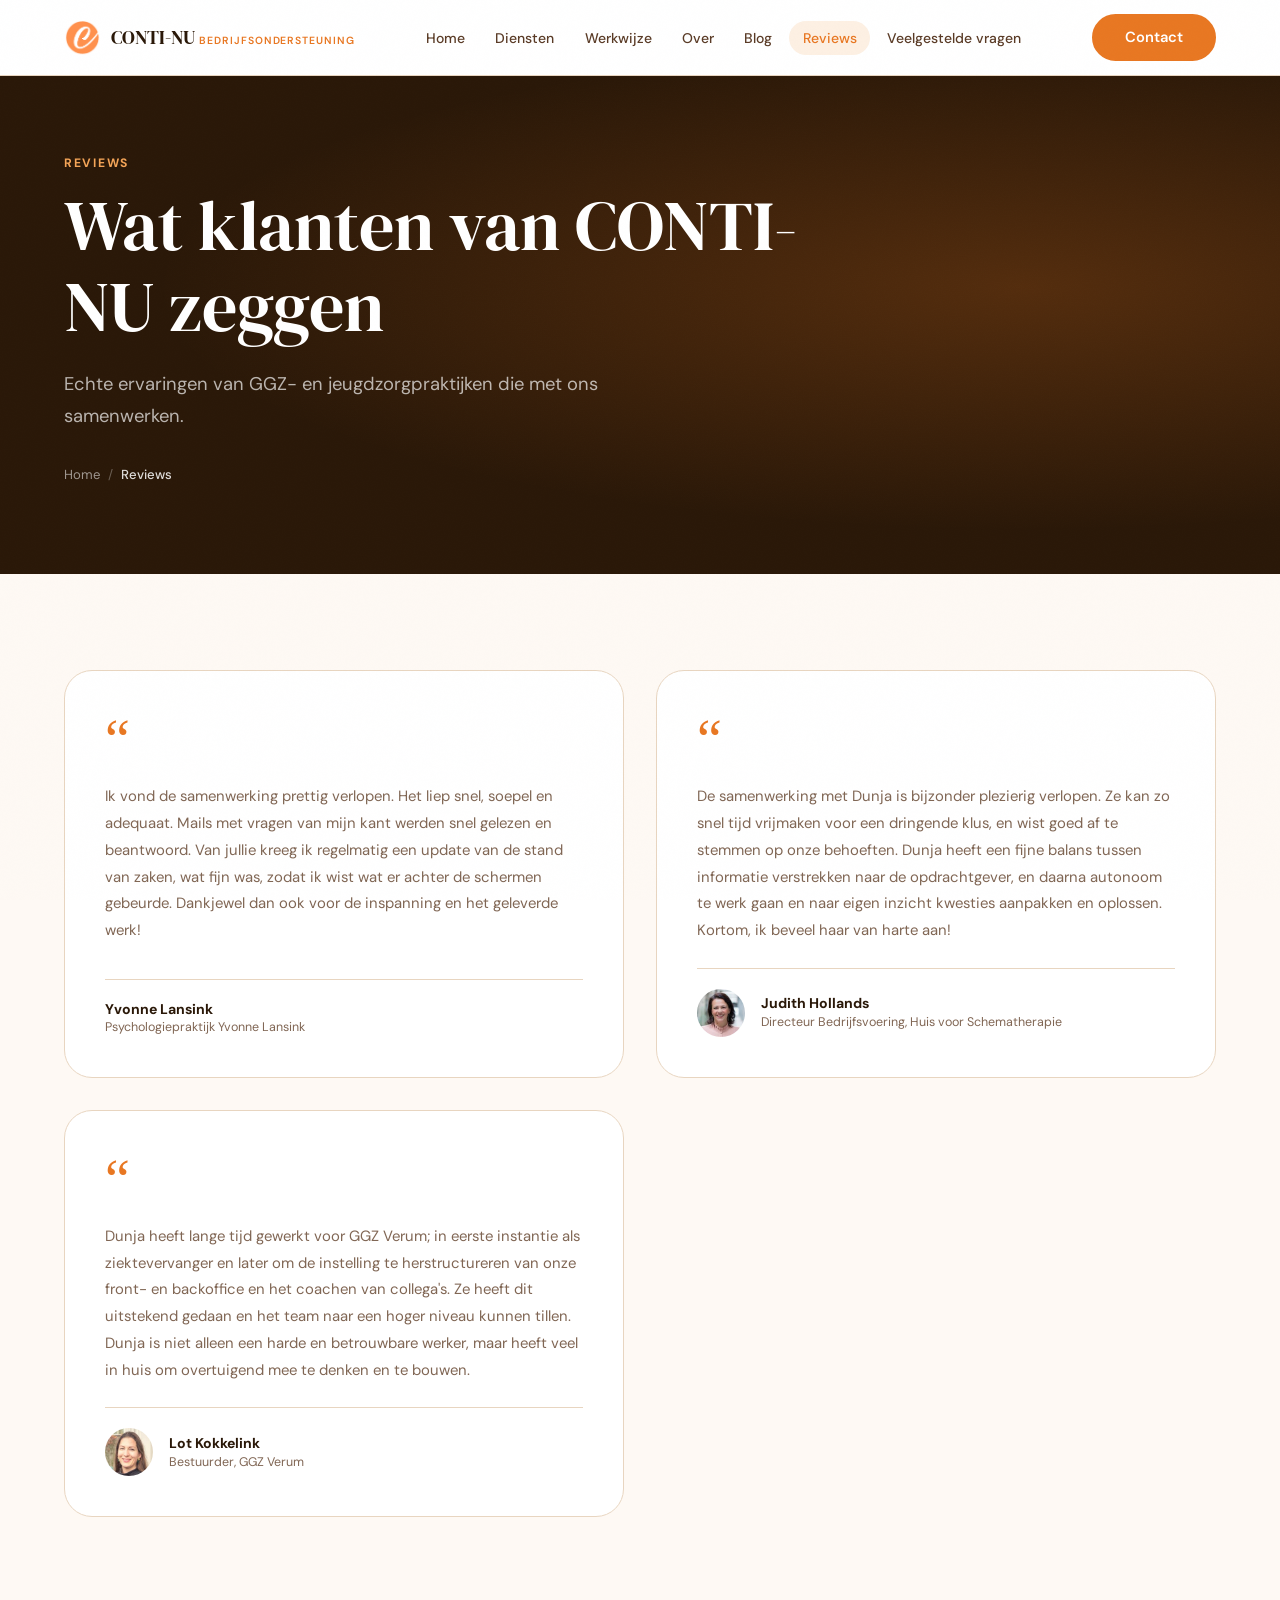
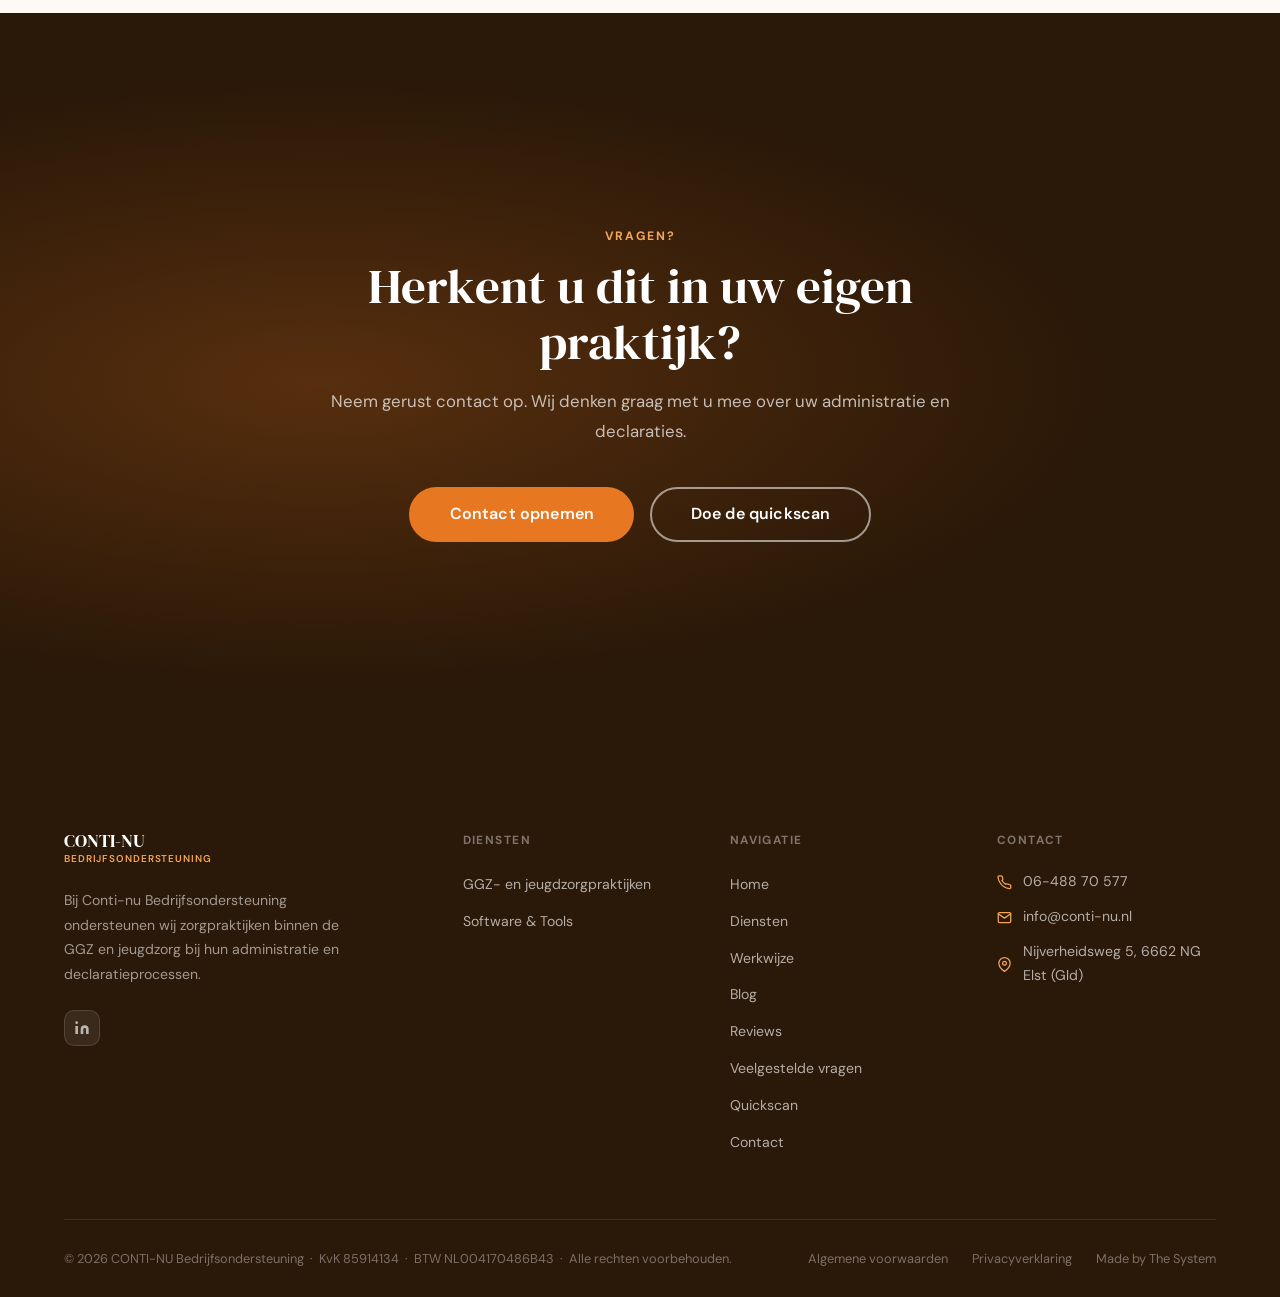
<file: reviews.html>
<!DOCTYPE html>
<html lang="nl">
<head>
  <!-- Google tag (gtag.js) -->
  <script async src="https://www.googletagmanager.com/gtag/js?id=G-SYHV2LSK1V"></script>
  <script>
    window.dataLayer = window.dataLayer || [];
    function gtag(){dataLayer.push(arguments);}
    gtag('js', new Date());

    gtag('config', 'G-SYHV2LSK1V');
  </script>
  <!-- Microsoft Clarity -->
  <script type="text/javascript">
    (function(c,l,a,r,i,t,y){
        c[a]=c[a]||function(){(c[a].q=c[a].q||[]).push(arguments)};
        t=l.createElement(r);t.async=1;t.src="https://www.clarity.ms/tag/"+i;
        y=l.getElementsByTagName(r)[0];y.parentNode.insertBefore(t,y);
    })(window, document, "clarity", "script", "xyp3sotoki");
  </script>
  <meta charset="UTF-8">
  <meta name="viewport" content="width=device-width, initial-scale=1.0">
  <title>Reviews | CONTI-NU Bedrijfsondersteuning</title>
  <meta name="description" content="Ervaringen van klanten van CONTI-NU Bedrijfsondersteuning — GGZ- en jeugdzorgpraktijken over administratie, declareren en samenwerking.">
  <link rel="canonical" href="https://www.conti-nu.nl/reviews">
  <meta name="robots" content="index, follow">
  <link rel="icon" href="/Assets/favicon.png" type="image/png">
  <link rel="alternate" type="application/rss+xml" title="CONTI-NU Bedrijfsondersteuning blog" href="https://www.conti-nu.nl/blog/feed.xml">
  <meta property="og:type"        content="website">
  <meta property="og:url"         content="https://www.conti-nu.nl/reviews">
  <meta property="og:title"       content="Reviews">
  <meta property="og:description" content="Ervaringen van klanten van CONTI-NU Bedrijfsondersteuning — GGZ- en jeugdzorgpraktijken over administratie, declareren en samenwerking.">
  <meta property="og:image"       content="https://www.conti-nu.nl/Assets/juichende-vrouw-768x422.jpg">
  <meta property="og:site_name"   content="CONTI-NU Bedrijfsondersteuning">
  <meta name="twitter:card"       content="summary_large_image">
  <script type="application/ld+json">
{
  "@context": "https://schema.org",
  "@type": "CollectionPage",
  "name": "Reviews",
  "url": "https://www.conti-nu.nl/reviews",
  "breadcrumb": {
    "@type": "BreadcrumbList",
    "itemListElement": [
      {
        "@type": "ListItem",
        "position": 1,
        "name": "Home",
        "item": "https://www.conti-nu.nl/"
      },
      {
        "@type": "ListItem",
        "position": 2,
        "name": "Reviews",
        "item": "https://www.conti-nu.nl/reviews"
      }
    ]
  },
  "mainEntity": [
    {
      "@type": "Review",
      "author": {
        "@type": "Person",
        "name": "Yvonne Lansink"
      },
      "datePublished": "2026-09-09",
      "reviewBody": "Ik vond de samenwerking prettig verlopen. Het liep snel, soepel en adequaat. Mails met vragen van mijn kant werden snel gelezen en beantwoord. Van jullie kreeg ik regelmatig een update van de stand van zaken, wat fijn was, zodat ik wist wat er achter de schermen gebeurde. Dankjewel dan ook voor de inspanning en het geleverde werk!",
      "itemReviewed": {
        "@type": "Organization",
        "name": "CONTI-NU Bedrijfsondersteuning"
      }
    },
    {
      "@type": "Review",
      "author": {
        "@type": "Person",
        "name": "Judith Hollands"
      },
      "datePublished": "2026-01-15",
      "reviewBody": "De samenwerking met Dunja is bijzonder plezierig verlopen. Ze kan zo snel tijd vrijmaken voor een dringende klus, en wist goed af te stemmen op onze behoeften. Dunja heeft een fijne balans tussen informatie verstrekken naar de opdrachtgever, en daarna autonoom te werk gaan en naar eigen inzicht kwesties aanpakken en oplossen. Kortom, ik beveel haar van harte aan!",
      "itemReviewed": {
        "@type": "Organization",
        "name": "CONTI-NU Bedrijfsondersteuning"
      }
    },
    {
      "@type": "Review",
      "author": {
        "@type": "Person",
        "name": "Lot Kokkelink"
      },
      "datePublished": "2026-01-10",
      "reviewBody": "Dunja heeft lange tijd gewerkt voor GGZ Verum; in eerste instantie als ziektevervanger en later om de instelling te herstructureren van onze front- en backoffice en het coachen van collega's. Ze heeft dit uitstekend gedaan en het team naar een hoger niveau kunnen tillen. Dunja is niet alleen een harde en betrouwbare werker, maar heeft veel in huis om overtuigend mee te denken en te bouwen.",
      "itemReviewed": {
        "@type": "Organization",
        "name": "CONTI-NU Bedrijfsondersteuning"
      }
    }
  ]
}
  </script>
  <link rel="stylesheet" href="/css/style.css">
</head>
<body>

<!-- ═══ NAV ═══ -->
<nav class="nav" id="nav" role="navigation" aria-label="Hoofdnavigatie">
  <div class="nav-inner">
    <a href="/" class="nav-logo" aria-label="CONTI-NU - Home">
      <img src="/Assets/favicon.png" alt="" class="nav-logo-mark" aria-hidden="true">
      <div class="nav-logo-text">
        <span class="nav-logo-name">CONTI-NU</span>
        <span class="nav-logo-sub">Bedrijfsondersteuning</span>
      </div>
    </a>
    <ul class="nav-links" role="list">
      <li><a href="/"     class="nav-link">Home</a></li>
      <li><a href="/diensten"  class="nav-link">Diensten</a></li>
      <li><a href="/werkwijze" class="nav-link">Werkwijze</a></li>
      <li><a href="/over"      class="nav-link">Over</a></li>
      <li><a href="/blog"    class="nav-link">Blog</a></li>
      <li><a href="/reviews" class="nav-link active">Reviews</a></li>
      <li><a href="/veelgestelde-vragen" class="nav-link">Veelgestelde vragen</a></li>
    </ul>
    <a href="/contact" class="btn btn-primary nav-cta">Contact</a>
    <button class="nav-hamburger" id="hamburger" aria-label="Menu openen" aria-expanded="false">
      <span></span><span></span><span></span>
    </button>
  </div>
</nav>
<nav class="mobile-menu" id="mobile-menu">
  <a href="/"     class="nav-link">Home</a>
  <a href="/diensten"  class="nav-link">Diensten</a>
  <a href="/werkwijze" class="nav-link">Werkwijze</a>
  <a href="/over"      class="nav-link">Over</a>
  <a href="/blog"    class="nav-link">Blog</a>
  <a href="/reviews" class="nav-link active">Reviews</a>
  <a href="/veelgestelde-vragen" class="nav-link">Veelgestelde vragen</a>
  <a href="/contact"   class="btn btn-primary">Contact opnemen</a>
</nav>
<!-- ═══ PAGE HERO ═══ -->
<header class="page-hero">
  <div class="page-hero-inner">
    <span class="eyebrow">Reviews</span>
    <h1>Wat klanten van CONTI-NU zeggen</h1>
    <p class="lead">Echte ervaringen van GGZ- en jeugdzorgpraktijken die met ons samenwerken.</p>
    <nav class="breadcrumb" aria-label="Kruimelpad">
      <a href="/">Home</a>
      <span class="breadcrumb-sep" aria-hidden="true">/</span>
      <strong class="breadcrumb-current" aria-current="page">Reviews</strong>
    </nav>
  </div>
</header>

<main>

<!-- ═══ REVIEWS ═══ -->
<section class="section" aria-labelledby="reviews-heading">
  <div class="container">
    <h2 id="reviews-heading" class="visually-hidden">Reviews</h2>
    <div class="testimonials-grid">
      <blockquote class="testimonial aos d1">
        <div class="testimonial-open-quote" aria-hidden="true">&ldquo;</div>
        <p class="testimonial-text">
          Ik vond de samenwerking prettig verlopen. Het liep snel, soepel en adequaat. Mails met vragen van mijn kant werden snel gelezen en beantwoord. Van jullie kreeg ik regelmatig een update van de stand van zaken, wat fijn was, zodat ik wist wat er achter de schermen gebeurde. Dankjewel dan ook voor de inspanning en het geleverde werk!
        </p>
        <footer class="testimonial-author">
          
          <div>
            <div class="testimonial-name">Yvonne Lansink</div>
            <div class="testimonial-role">Psychologiepraktijk Yvonne Lansink</div>
          </div>
        </footer>
      </blockquote>
      <blockquote class="testimonial aos d2">
        <div class="testimonial-open-quote" aria-hidden="true">&ldquo;</div>
        <p class="testimonial-text">
          De samenwerking met Dunja is bijzonder plezierig verlopen. Ze kan zo snel tijd vrijmaken voor een dringende klus, en wist goed af te stemmen op onze behoeften. Dunja heeft een fijne balans tussen informatie verstrekken naar de opdrachtgever, en daarna autonoom te werk gaan en naar eigen inzicht kwesties aanpakken en oplossen. Kortom, ik beveel haar van harte aan!
        </p>
        <footer class="testimonial-author">
          <div class="testimonial-avatar" aria-hidden="true"><img src="/Assets/Judith-Hollands-150x150.jpeg" alt="Judith Hollands"></div>
          <div>
            <div class="testimonial-name">Judith Hollands</div>
            <div class="testimonial-role">Directeur Bedrijfsvoering, Huis voor Schematherapie</div>
          </div>
        </footer>
      </blockquote>
      <blockquote class="testimonial aos d1">
        <div class="testimonial-open-quote" aria-hidden="true">&ldquo;</div>
        <p class="testimonial-text">
          Dunja heeft lange tijd gewerkt voor GGZ Verum; in eerste instantie als ziektevervanger en later om de instelling te herstructureren van onze front- en backoffice en het coachen van collega&#x27;s. Ze heeft dit uitstekend gedaan en het team naar een hoger niveau kunnen tillen. Dunja is niet alleen een harde en betrouwbare werker, maar heeft veel in huis om overtuigend mee te denken en te bouwen.
        </p>
        <footer class="testimonial-author">
          <div class="testimonial-avatar" aria-hidden="true"><img src="/Assets/lot-kokkelink-150x150.jpg" alt="Lot Kokkelink"></div>
          <div>
            <div class="testimonial-name">Lot Kokkelink</div>
            <div class="testimonial-role">Bestuurder, GGZ Verum</div>
          </div>
        </footer>
      </blockquote>
    </div>
  </div>
</section>

<!-- ═══ CTA ═══ -->
<section class="cta-section section" aria-labelledby="cta-blog">
  <div class="cta-inner">
    <span class="eyebrow eyebrow-light">Vragen?</span>
    <h2 id="cta-blog">Herkent u dit in uw eigen praktijk?</h2>
    <p>Neem gerust contact op. Wij denken graag met u mee over uw administratie en declaraties.</p>
    <div class="cta-actions">
      <a href="/contact" class="btn btn-primary btn-lg">Contact opnemen</a>
      <a href="/quickscan" class="btn btn-white-outline btn-lg">Doe de quickscan</a>
    </div>
  </div>
</section>

</main>

<!-- ═══ FOOTER ═══ -->
<footer class="footer" role="contentinfo">
  <div class="container">
    <div class="footer-grid">
      <div class="footer-brand">
        <div class="footer-logo">

          <div><div class="footer-logo-name">CONTI-NU</div><div class="footer-logo-sub">Bedrijfsondersteuning</div></div>
        </div>
        <p>Bij Conti-nu Bedrijfsondersteuning ondersteunen wij zorgpraktijken binnen de GGZ en jeugdzorg bij hun administratie en declaratieprocessen.</p>
        <div class="footer-social">
          <a href="https://www.linkedin.com/company/conti-nu/" class="footer-social-link" target="_blank" rel="noopener noreferrer" aria-label="LinkedIn">
            <svg viewBox="0 0 24 24" fill="currentColor" aria-hidden="true"><path d="M16 8a6 6 0 0 1 6 6v7h-4v-7a2 2 0 0 0-2-2 2 2 0 0 0-2 2v7h-4v-7a6 6 0 0 1 6-6zM2 9h4v12H2z"/><circle cx="4" cy="4" r="2"/></svg>
          </a>
        </div>
      </div>
      <div>
        <div class="footer-col-title">Diensten</div>
        <ul class="footer-links">
          <li><a href="/diensten#ggz"     class="footer-link">GGZ- en jeugdzorgpraktijken</a></li>
          <li><a href="/diensten#software" class="footer-link">Software &amp; Tools</a></li>
        </ul>
      </div>
      <div>
        <div class="footer-col-title">Navigatie</div>
        <ul class="footer-links">
          <li><a href="/"     class="footer-link">Home</a></li>
          <li><a href="/diensten"  class="footer-link">Diensten</a></li>
          <li><a href="/werkwijze" class="footer-link">Werkwijze</a></li>
          <li><a href="/blog"      class="footer-link">Blog</a></li>
          <li><a href="/reviews" class="footer-link">Reviews</a></li>
          <li><a href="/veelgestelde-vragen" class="footer-link">Veelgestelde vragen</a></li>
          <li><a href="/quickscan" class="footer-link">Quickscan</a></li>
          <li><a href="/contact"   class="footer-link">Contact</a></li>
        </ul>
      </div>
      <div>
        <div class="footer-col-title">Contact</div>
        <div class="footer-contact-row">
          <svg viewBox="0 0 24 24" fill="none" stroke="currentColor" stroke-width="2" stroke-linecap="round" stroke-linejoin="round" aria-hidden="true"><path d="M22 16.92v3a2 2 0 0 1-2.18 2 19.79 19.79 0 0 1-8.63-3.07A19.5 19.5 0 0 1 4.69 12a19.79 19.79 0 0 1-3.07-8.67A2 2 0 0 1 3.6 1.27h3a2 2 0 0 1 2 1.72c.127.96.361 1.903.7 2.81a2 2 0 0 1-.45 2.11L7.91 8.85a16 16 0 0 0 6 6l1.27-.64a2 2 0 0 1 2.11.45c.907.339 1.85.573 2.81.7A2 2 0 0 1 22 16.92z"/></svg>
          <a href="tel:+31648870577">06-488 70 577</a>
        </div>
        <div class="footer-contact-row">
          <svg viewBox="0 0 24 24" fill="none" stroke="currentColor" stroke-width="2" stroke-linecap="round" stroke-linejoin="round" aria-hidden="true"><path d="M4 4h16c1.1 0 2 .9 2 2v12c0 1.1-.9 2-2 2H4c-1.1 0-2-.9-2-2V6c0-1.1.9-2 2-2z"/><polyline points="22,6 12,13 2,6"/></svg>
          <a href="mailto:info@conti-nu.nl">info@conti-nu.nl</a>
        </div>
        <div class="footer-contact-row">
          <svg viewBox="0 0 24 24" fill="none" stroke="currentColor" stroke-width="2" stroke-linecap="round" stroke-linejoin="round" aria-hidden="true"><path d="M21 10c0 7-9 13-9 13s-9-6-9-13a9 9 0 0 1 18 0z"/><circle cx="12" cy="10" r="3"/></svg>
          <a href="https://maps.google.com/?q=Nijverheidsweg+5,+6662+NG+Elst" target="_blank" rel="noopener noreferrer">Nijverheidsweg 5, 6662&nbsp;NG&nbsp; Elst (Gld)</a>
        </div>
      </div>
    </div>
    <div class="footer-bottom">
      <span class="footer-bottom-copy">&copy; 2026 CONTI-NU Bedrijfsondersteuning &nbsp;&middot;&nbsp; KvK 85914134 &nbsp;&middot;&nbsp; BTW NL004170486B43 &nbsp;&middot;&nbsp; Alle rechten voorbehouden.</span>
      <div class="footer-bottom-links"><a href="/algemene-voorwaarden">Algemene voorwaarden</a>
        <a href="/privacyverklaring">Privacyverklaring</a><a href="https://thesystem.nl" target="_blank" rel="noopener">Made by The System</a></div>
    </div>
  </div>
</footer>

<button class="back-to-top" id="back-to-top" aria-label="Terug naar boven">
  <svg viewBox="0 0 24 24" fill="none" stroke="currentColor" stroke-width="2.5" stroke-linecap="round" stroke-linejoin="round" aria-hidden="true"><polyline points="18 15 12 9 6 15"/></svg>
</button>

<script>
(function(){
  const nav=document.getElementById('nav'),btt=document.getElementById('back-to-top');
  window.addEventListener('scroll',()=>{nav.classList.toggle('scrolled',window.scrollY>20);btt.classList.toggle('visible',window.scrollY>400);},{passive:true});
  const ham=document.getElementById('hamburger'),mob=document.getElementById('mobile-menu');
  ham.addEventListener('click',()=>{const o=mob.classList.toggle('open');ham.classList.toggle('open',o);ham.setAttribute('aria-expanded',o);document.body.style.overflow=o?'hidden':'';});
  mob.querySelectorAll('a').forEach(a=>a.addEventListener('click',()=>{mob.classList.remove('open');ham.classList.remove('open');ham.setAttribute('aria-expanded','false');document.body.style.overflow='';}));
  const obs=new IntersectionObserver(entries=>entries.forEach(e=>{if(e.isIntersecting)e.target.classList.add('visible');}),{threshold:0.1});
  document.querySelectorAll('.aos,.aos-left,.aos-right,.aos-scale').forEach(el=>obs.observe(el));
  /* Vangnet: in embedded previews (vaste-hoogte iframe, geen scroll) vuurt de
     IntersectionObserver niet voor content onder de vouw. Reveal die kort na load
     alsnog — geen zichtbaar effect op de live site (onder-de-vouw zie je daar pas
     bij scrollen, en dan is 'visible' al gezet). */
  window.addEventListener('load',function(){setTimeout(function(){document.querySelectorAll('.aos,.aos-left,.aos-right,.aos-scale').forEach(function(el){el.classList.add('visible');});},1200);});
  btt.addEventListener('click',()=>window.scrollTo({top:0,behavior:'smooth'}));
})();
</script>
</body>
</html>
</file>
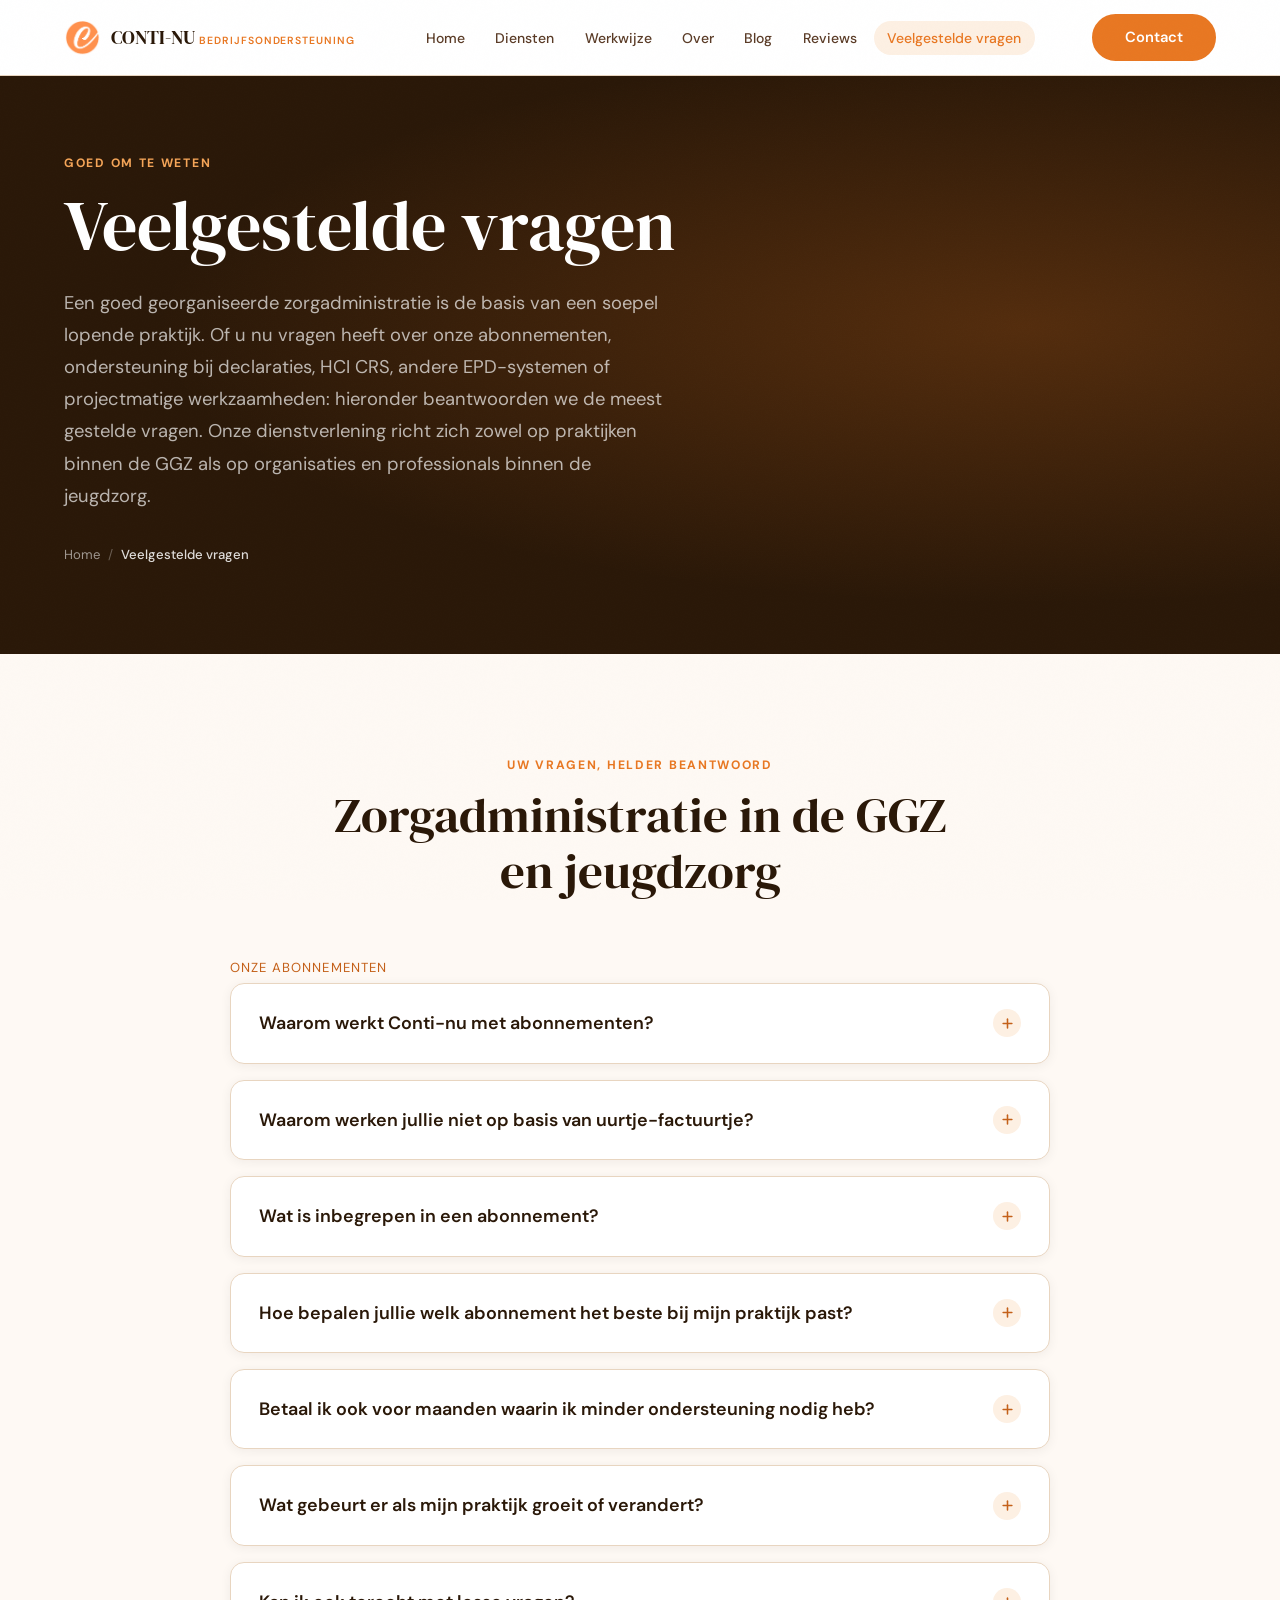
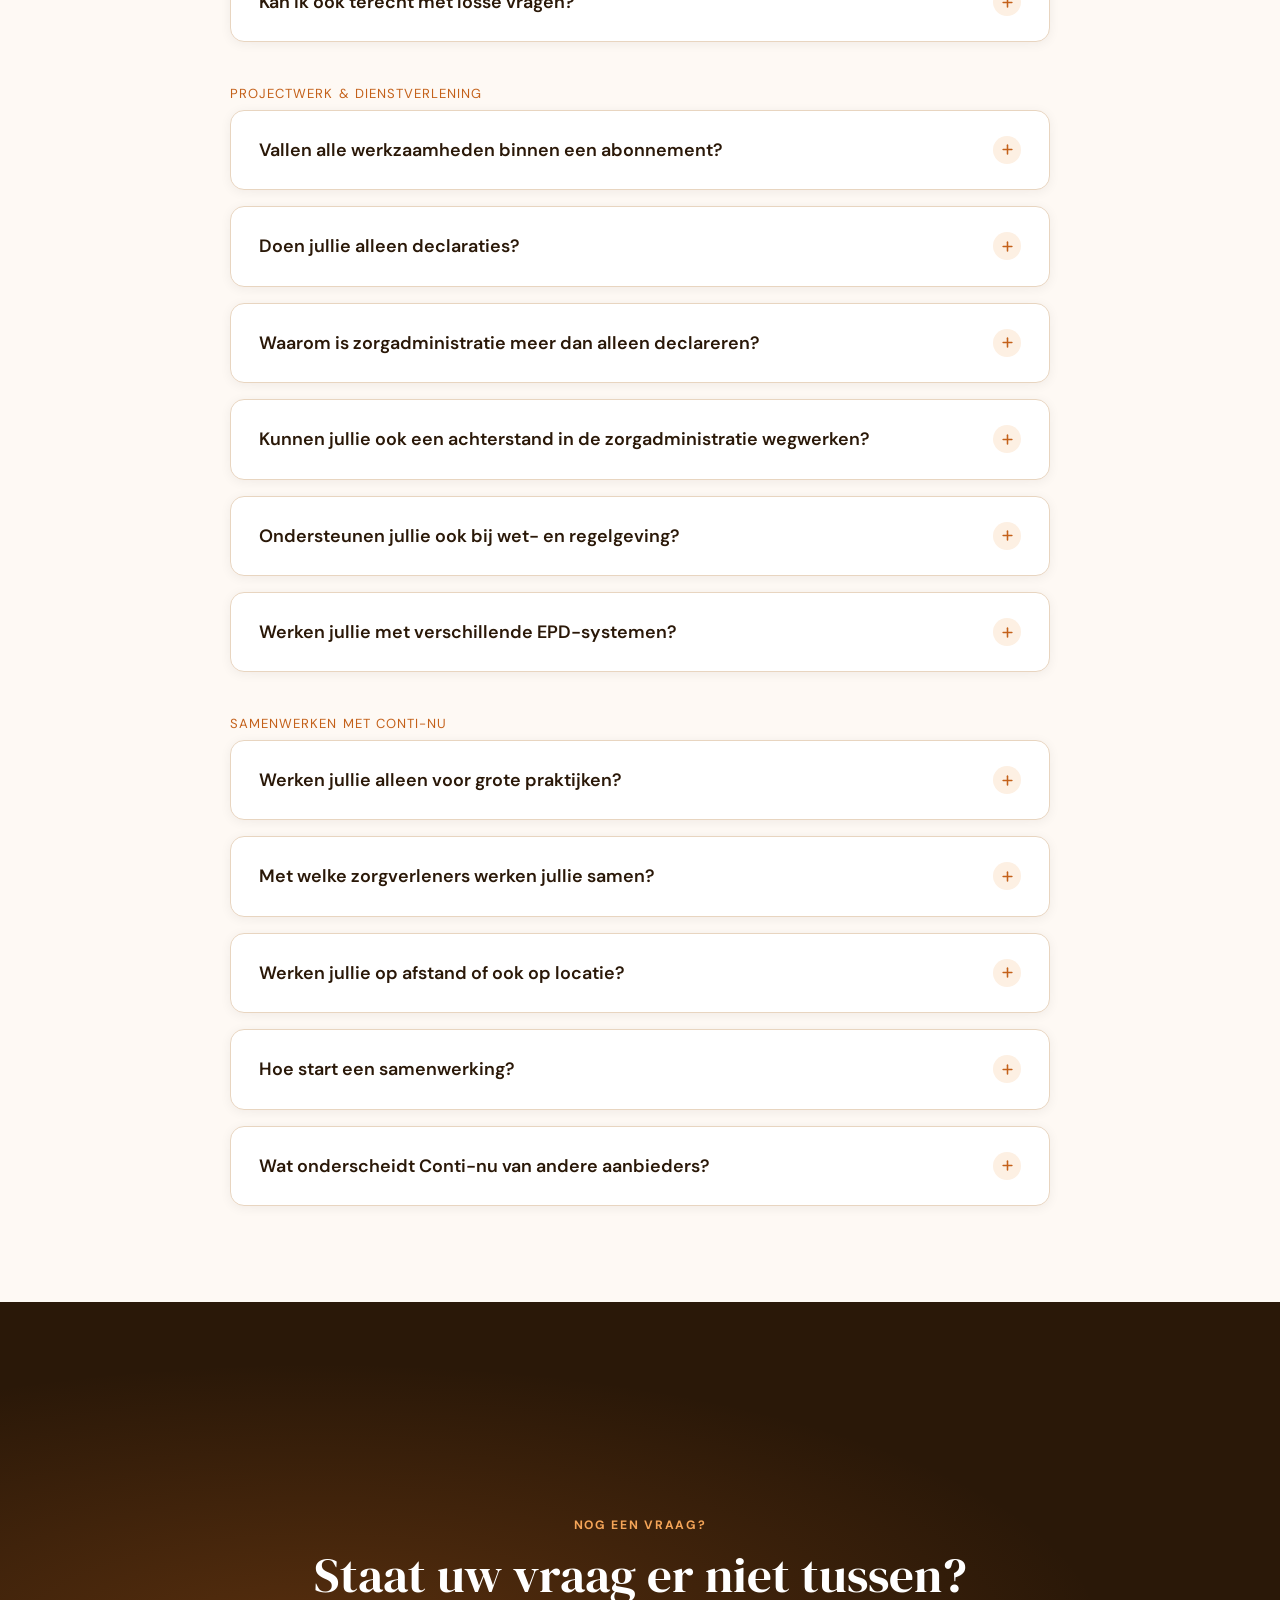
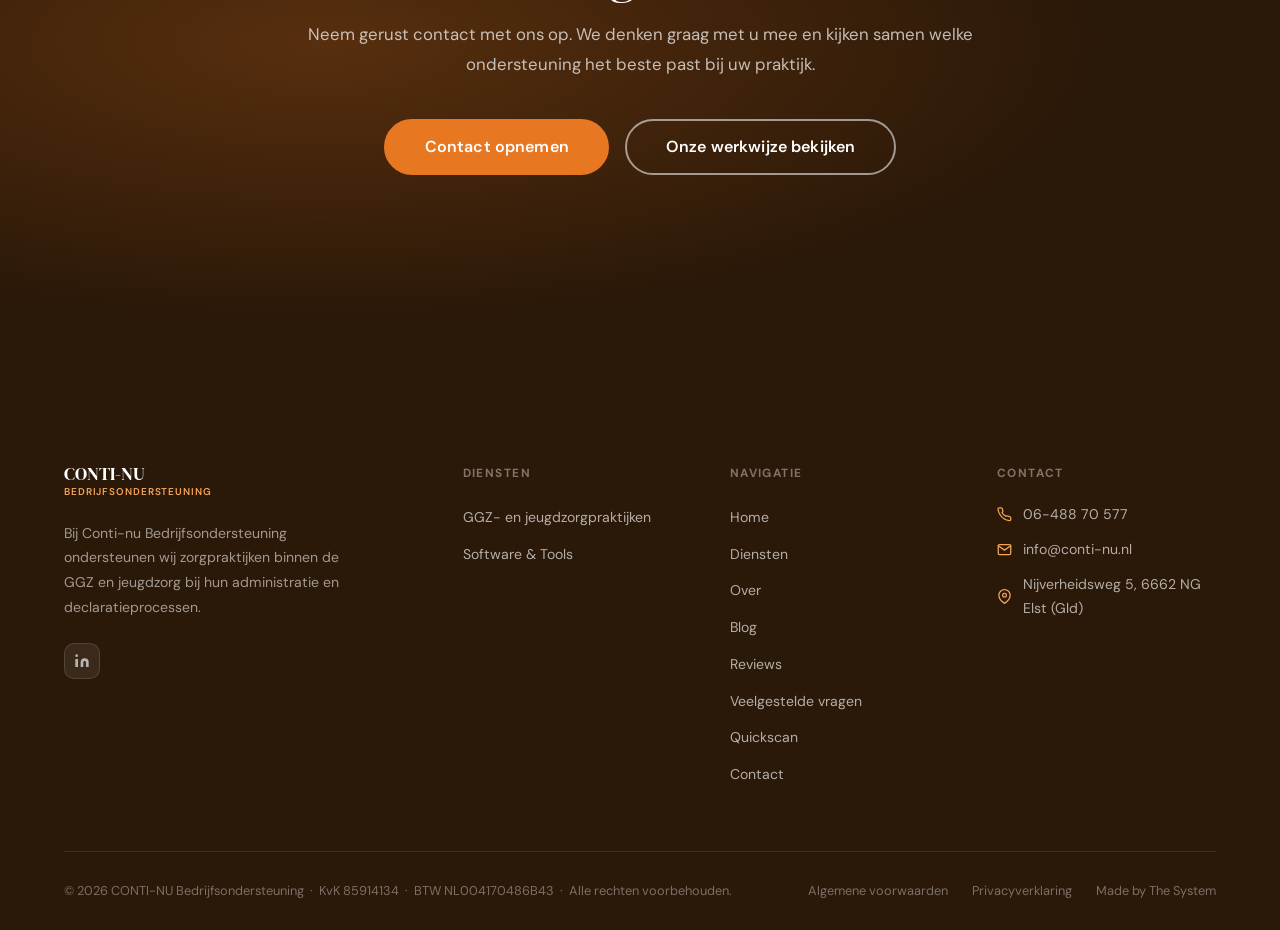
<file: veelgestelde-vragen.html>
<!DOCTYPE html>
<html lang="nl">
<head>
  <!-- Google tag (gtag.js) -->
  <script async src="https://www.googletagmanager.com/gtag/js?id=G-SYHV2LSK1V"></script>
  <script>
    window.dataLayer = window.dataLayer || [];
    function gtag(){dataLayer.push(arguments);}
    gtag('js', new Date());

    gtag('config', 'G-SYHV2LSK1V');
  </script>
  <!-- Microsoft Clarity -->
  <script type="text/javascript">
    (function(c,l,a,r,i,t,y){
        c[a]=c[a]||function(){(c[a].q=c[a].q||[]).push(arguments)};
        t=l.createElement(r);t.async=1;t.src="https://www.clarity.ms/tag/"+i;
        y=l.getElementsByTagName(r)[0];y.parentNode.insertBefore(t,y);
    })(window, document, "clarity", "script", "xyp3sotoki");
  </script>
  <meta charset="UTF-8">
  <meta name="viewport" content="width=device-width, initial-scale=1.0">
  <title>Veelgestelde vragen | CONTI-NU Bedrijfsondersteuning</title>
  <meta name="description" content="Antwoorden op de meest gestelde vragen over zorgadministratie in de GGZ en jeugdzorg: onze abonnementen, wat eronder valt, projectwerk, EPD-systemen, samenwerking en meer.">
  <meta name="keywords" content="zorgadministratie GGZ, zorgadministratie jeugdzorg, abonnement zorgadministratie, veelgestelde vragen, declaraties GGZ, declaraties jeugdzorg gemeenten, EPD-systemen, projectwerk zorgpraktijk, dienstverlening Conti-nu">
  <link rel="canonical" href="https://conti-nu-website.vercel.app/veelgestelde-vragen">
  <meta name="robots" content="index, follow">
  <link rel="icon" href="Assets/favicon.png" type="image/png">
  <meta property="og:type"  content="website">
  <meta property="og:url"   content="https://conti-nu-website.vercel.app/veelgestelde-vragen">
  <meta property="og:title" content="Veelgestelde vragen | CONTI-NU Bedrijfsondersteuning">
  <meta property="og:description" content="Antwoorden op de meest gestelde vragen over zorgadministratie in de GGZ en jeugdzorg.">
  <script type="application/ld+json">
  {
    "@context": "https://schema.org",
    "@type": "FAQPage",
    "mainEntity": [
      {
        "@type": "Question",
        "name": "Waarom werkt Conti-nu met abonnementen?",
        "acceptedAnswer": { "@type": "Answer", "text": "Wij geloven dat goede zorgadministratie meer is dan alleen het uitvoeren van losse administratieve taken. Het vraagt om voortdurende aandacht, controles, deskundigheid en beschikbaarheid. Met een abonnement zorgen wij ervoor dat uw zorgadministratie continu wordt bewaakt en ondersteund. Zo weet u vooraf waar u aan toe bent en kunnen wij proactief meedenken, in plaats van alleen werkzaamheden uit te voeren wanneer daar expliciet om wordt gevraagd." }
      },
      {
        "@type": "Question",
        "name": "Waarom werken jullie niet op basis van uurtje-factuurtje?",
        "acceptedAnswer": { "@type": "Answer", "text": "Een groot deel van ons werk bestaat uit het bewaken van processen, het signaleren van afwijkingen, het beantwoorden van korte vragen en het voorkomen van problemen. Dit zijn waardevolle werkzaamheden die vaak moeilijk eerlijk per minuut te registreren zijn. Met een abonnement ligt de focus niet op het schrijven van uren, maar op het leveren van kwaliteit, continuiteit en betrokken ondersteuning." }
      },
      {
        "@type": "Question",
        "name": "Wat is inbegrepen in een abonnement?",
        "acceptedAnswer": { "@type": "Answer", "text": "Dat hangt af van het gekozen abonnement en de behoeften van uw praktijk. Denk bijvoorbeeld aan: ondersteuning bij de zorgadministratie, controle en verwerking van declaraties, opvolging van retourberichten, ondersteuning bij vragen, signalering van afwijkingen, contact met zorgverzekeraars, gemeenten en andere ketenpartners (voor jeugdzorgpraktijken ook afstemming met gemeenten als financier), rapportages en administratieve controles, en ondersteuning bij wijzigingen in wet- en regelgeving. Bij ieder abonnement spreken we duidelijk af welke dienstverlening u kunt verwachten." }
      },
      {
        "@type": "Question",
        "name": "Hoe bepalen jullie welk abonnement het beste bij mijn praktijk past?",
        "acceptedAnswer": { "@type": "Answer", "text": "Iedere praktijk is anders. Daarom kijken wij naar de omvang van uw praktijk, de complexiteit van de zorgadministratie, de gewenste ondersteuning en de mate waarin wij uw praktijk kunnen ontzorgen. Dit geldt zowel voor GGZ-praktijken als voor jeugdzorgorganisaties, waar de financieringsstructuur (bijvoorbeeld via gemeenten) vaak om een net iets andere aanpak vraagt. Op basis daarvan adviseren wij een abonnement dat aansluit bij uw praktijk. Verandert uw praktijk of ondersteuningsbehoefte? Dan kijken we uiteraard samen naar een passende oplossing." }
      },
      {
        "@type": "Question",
        "name": "Betaal ik ook voor maanden waarin ik minder ondersteuning nodig heb?",
        "acceptedAnswer": { "@type": "Answer", "text": "Ja. Een abonnement draait niet alleen om de werkzaamheden die zichtbaar zijn, maar ook om onze kennis, beschikbaarheid en het actief bewaken van uw zorgadministratie. In sommige maanden is er minder ondersteuning nodig, terwijl andere maanden juist extra aandacht vragen. Door met een vast abonnement te werken, blijven de kosten voorspelbaar en kunnen wij de continuiteit van onze dienstverlening waarborgen." }
      },
      {
        "@type": "Question",
        "name": "Wat gebeurt er als mijn praktijk groeit of verandert?",
        "acceptedAnswer": { "@type": "Answer", "text": "Wanneer uw praktijk groeit of uw ondersteuningsbehoefte verandert, bekijken we samen of het huidige abonnement nog passend is. Zo blijft de dienstverlening aansluiten bij uw praktijk." }
      },
      {
        "@type": "Question",
        "name": "Kan ik ook terecht met losse vragen?",
        "acceptedAnswer": { "@type": "Answer", "text": "Zeker. Juist daarvoor is een abonnement prettig. U hoeft niet na te denken of een korte vraag de moeite waard is om te stellen. Wij denken graag met u mee en ondersteunen waar nodig, binnen de afspraken van uw abonnement." }
      },
      {
        "@type": "Question",
        "name": "Vallen alle werkzaamheden binnen een abonnement?",
        "acceptedAnswer": { "@type": "Answer", "text": "Nee. Een abonnement is bedoeld voor de structurele ondersteuning van uw zorgadministratie en de dienstverlening die we daar samen over afspreken. Sommige werkzaamheden zijn projectmatig van aard of vragen om een intensieve, tijdelijke inzet. Deze vallen buiten het abonnement, maar kunnen uiteraard wel door ons worden uitgevoerd. Denk aan migraties naar een nieuw EPD, implementatie van nieuwe software of werkprocessen, (her)inrichting van EPD-systemen, grote opschoningsacties, consultancy en procesoptimalisatie, trainingen, verwerking en inrichting van zorgcontracten (inclusief contracten met gemeenten binnen de jeugdzorg), ondersteuning bij jaarwerkzaamheden en begeleiding bij materiele controles, audits of controles vanuit zorgverzekeraars en gemeenten. Voor deze werkzaamheden maken wij vooraf duidelijke afspraken over de aanpak, planning en kosten." }
      },
      {
        "@type": "Question",
        "name": "Doen jullie alleen declaraties?",
        "acceptedAnswer": { "@type": "Answer", "text": "Nee. Declareren is slechts een onderdeel van een goed georganiseerde zorgadministratie. Wij ondersteunen het volledige administratieve proces: van aanmelding en dossiercontrole tot declaraties, retourberichten, procesoptimalisatie, ondersteuning van behandelaren en het bewaken van administratieve processen — zowel binnen de GGZ als binnen de jeugdzorg. Ons doel is om uw praktijk zoveel mogelijk te ontzorgen, zodat u zich kunt richten op de zorg voor uw clienten." }
      },
      {
        "@type": "Question",
        "name": "Waarom is zorgadministratie meer dan alleen declareren?",
        "acceptedAnswer": { "@type": "Answer", "text": "Goede zorgadministratie begint al bij de aanmelding en loopt door tot en met de laatste declaratie. Het is een doorlopend proces waarin nauwkeurigheid, kennis van wet- en regelgeving en tijdige signalering een belangrijke rol spelen. Denk aan correcte registratie van clientgegevens, controles op wet- en regelgeving, signalering en correctie van fouten, ondersteuning van behandelaren, bewaking van de kwaliteit en volledigheid van dossiers, voorbereiding op controles en het voorkomen van afgekeurde of vertraagde declaraties. Een goed georganiseerde zorgadministratie voorkomt problemen, bespaart tijd en draagt bij aan een soepel lopende praktijk. Zo kunnen zorgverleners zich richten op waar zij het verschil maken: het leveren van goede zorg, terwijl wij zorgen voor een betrouwbare en efficiente administratieve basis." }
      },
      {
        "@type": "Question",
        "name": "Werken jullie alleen voor grote praktijken?",
        "acceptedAnswer": { "@type": "Answer", "text": "Nee. Wij ondersteunen zowel zelfstandig gevestigde zorgverleners als groepspraktijken en grotere organisaties binnen de GGZ en de jeugdzorg. Onze dienstverlening stemmen we af op de omvang, werkwijze en behoeften van iedere praktijk of organisatie." }
      },
      {
        "@type": "Question",
        "name": "Met welke zorgverleners werken jullie samen?",
        "acceptedAnswer": { "@type": "Answer", "text": "Wij ondersteunen onder andere vrijgevestigde psychologen, psychotherapeuten, orthopedagogen, psychiaters, groepspraktijken en GGZ-instellingen. Daarnaast werken wij samen met jeugdzorgprofessionals en -instellingen, zoals aanbieders van ambulante jeugdhulp, jeugd-ggz en gezinsbegeleiding. Ook hebben wij ervaring met verschillende disciplines en samenwerkingsvormen binnen de geestelijke gezondheidszorg en jeugdzorg. Twijfelt u of uw praktijk bij ons past? Neem gerust contact met ons op." }
      },
      {
        "@type": "Question",
        "name": "Kunnen jullie ook een achterstand in de zorgadministratie wegwerken?",
        "acceptedAnswer": { "@type": "Answer", "text": "Ja. Ook wanneer er sprake is van een achterstand of een administratieve uitdaging kunnen wij ondersteunen. Samen brengen we de situatie in kaart, stellen we prioriteiten en werken we toe naar een goed georganiseerde en toekomstbestendige zorgadministratie." }
      },
      {
        "@type": "Question",
        "name": "Ondersteunen jullie ook bij wet- en regelgeving?",
        "acceptedAnswer": { "@type": "Answer", "text": "Ja. De zorg is voortdurend in ontwikkeling. Wij volgen relevante wijzigingen op het gebied van wet- en regelgeving op — zowel binnen de Zorgverzekeringswet als binnen de Jeugdwet — en denken mee over de gevolgen voor uw praktijk. Zo hoeft u niet alles zelf bij te houden." }
      },
      {
        "@type": "Question",
        "name": "Werken jullie met verschillende EPD-systemen?",
        "acceptedAnswer": { "@type": "Answer", "text": "Ja. Wij hebben ervaring met diverse EPD-systemen binnen de geestelijke gezondheidszorg (GGZ) en jeugdzorg, en werken dagelijks met verschillende softwareoplossingen voor zorgadministratie, declaratieverwerking en praktijkondersteuning. Conti-nu is daarnaast trotse businesspartner van HCI CRS en adviseert ook over een efficiente inrichting van werkprocessen en optimale benutting van het EPD. Werkt u met een ander EPD-systeem, bijvoorbeeld een systeem gericht op jeugdhulpregistratie? Ook dan denken wij graag met u mee. Dankzij onze brede ervaring maken wij ons nieuwe systemen snel eigen." }
      },
      {
        "@type": "Question",
        "name": "Werken jullie op afstand of ook op locatie?",
        "acceptedAnswer": { "@type": "Answer", "text": "Onze dienstverlening vindt voornamelijk op afstand plaats. Wanneer de situatie daarom vraagt of daar behoefte aan is, behoort ondersteuning op locatie uiteraard ook tot de mogelijkheden." }
      },
      {
        "@type": "Question",
        "name": "Hoe start een samenwerking?",
        "acceptedAnswer": { "@type": "Answer", "text": "We beginnen altijd met een vrijblijvend kennismakingsgesprek. Tijdens dit gesprek bespreken we uw praktijk, de huidige situatie, uw wensen en de ondersteuning die u zoekt. Op basis daarvan ontvangt u een passend voorstel. Gaan we samenwerken? Dan zorgen wij voor een zorgvuldige overdracht, heldere afspraken en een prettige start." }
      },
      {
        "@type": "Question",
        "name": "Wat onderscheidt Conti-nu van andere aanbieders?",
        "acceptedAnswer": { "@type": "Answer", "text": "Wij zijn meer dan een uitvoerende partij voor zorgadministratie. We denken actief met u mee, signaleren kansen voor verbetering en combineren actuele kennis van zorgadministratie met wet- en regelgeving, declaratieprocessen, EPD-systemen en praktijkvoering — binnen zowel de GGZ als de jeugdzorg. Persoonlijk contact, betrokkenheid, deskundigheid en kwaliteit staan daarbij centraal. We geloven in duurzame samenwerkingen en streven ernaar om een verlengstuk van uw praktijk te zijn." }
      }
    ]
  }
  </script>
  <link rel="stylesheet" href="css/style.css">
  <style>
    /* ── FAQ-accordeon — hergebruikt de globale design-tokens uit style.css ── */
    .faq-list { max-width: 820px; margin: 0 auto; display: flex; flex-direction: column; gap: 1rem; }
    .faq-item {
      background: var(--white);
      border: 1px solid var(--border);
      border-radius: var(--r);
      box-shadow: var(--sh-sm);
      overflow: hidden;
      transition: var(--t);
    }
    .faq-item[open] { box-shadow: var(--sh); border-color: var(--orange-light); }
    .faq-item summary {
      list-style: none;
      cursor: pointer;
      padding: 1.5rem 1.75rem;
      display: flex;
      align-items: center;
      justify-content: space-between;
      gap: 1.25rem;
      font-family: var(--font-b);
      font-weight: 600;
      font-size: 1.12rem;
      color: var(--brown);
      transition: var(--t);
    }
    .faq-item summary::-webkit-details-marker { display: none; }
    .faq-item summary:hover { color: var(--orange-dark); }
    .faq-icon {
      flex: 0 0 auto;
      width: 28px; height: 28px;
      border-radius: var(--r-full);
      background: var(--orange-pale);
      color: var(--orange-dark);
      display: grid; place-items: center;
      transition: transform 0.28s ease, background 0.28s ease;
    }
    .faq-item[open] .faq-icon { transform: rotate(45deg); background: var(--orange); color: var(--white); }
    .faq-icon svg { width: 15px; height: 15px; }
    .faq-answer { padding: 0 1.75rem 1.6rem; color: var(--text-muted); }
    .faq-answer p { margin: 0 0 0.85rem; line-height: 1.7; }
    .faq-answer p:last-child { margin-bottom: 0; }
    .faq-answer ul { margin: 0.4rem 0 0.85rem; padding-left: 1.5rem; list-style: disc outside; }
    .faq-answer li { margin-bottom: 0.35rem; line-height: 1.6; list-style: disc outside; }
    .faq-answer li::marker { color: var(--orange); }
    .faq-group-label { max-width: 820px; margin: 2.5rem auto 0.25rem; font-family: var(--font-b); font-size: 0.82rem; letter-spacing: 0.08em; text-transform: uppercase; color: var(--orange-dark); }
    .faq-group-label:first-of-type { margin-top: 0; }
  </style>
</head>
<body>

<!-- ═══ NAV ═══ -->
<nav class="nav" id="nav" role="navigation" aria-label="Hoofdnavigatie">
  <div class="nav-inner">
    <a href="/" class="nav-logo" aria-label="CONTI-NU - Home">
      <img src="Assets/favicon.png" alt="" class="nav-logo-mark" aria-hidden="true">
      <div class="nav-logo-text">
        <span class="nav-logo-name">CONTI-NU</span>
        <span class="nav-logo-sub">Bedrijfsondersteuning</span>
      </div>
    </a>
    <ul class="nav-links" role="list">
      <li><a href="/"     class="nav-link">Home</a></li>
      <li><a href="/diensten"  class="nav-link">Diensten</a></li>
      <li><a href="/werkwijze" class="nav-link">Werkwijze</a></li>
      <li><a href="/over"      class="nav-link">Over</a></li>
      <li><a href="/blog"    class="nav-link">Blog</a></li>
      <li><a href="/reviews" class="nav-link">Reviews</a></li>
      <li><a href="/veelgestelde-vragen" class="nav-link active">Veelgestelde vragen</a></li>
    </ul>
    <a href="/contact" class="btn btn-primary nav-cta">Contact</a>
    <button class="nav-hamburger" id="hamburger" aria-label="Menu openen" aria-expanded="false">
      <span></span><span></span><span></span>
    </button>
  </div>
</nav>
<nav class="mobile-menu" id="mobile-menu">
  <a href="/"     class="nav-link">Home</a>
  <a href="/diensten"  class="nav-link">Diensten</a>
  <a href="/werkwijze" class="nav-link">Werkwijze</a>
  <a href="/over"      class="nav-link">Over</a>
  <a href="/blog"    class="nav-link">Blog</a>
  <a href="/reviews" class="nav-link">Reviews</a>
  <a href="/veelgestelde-vragen" class="nav-link active">Veelgestelde vragen</a>
  <a href="/contact"   class="btn btn-primary">Contact opnemen</a>
</nav>

<!-- ═══ PAGE HERO ═══ -->
<header class="page-hero">
  <div class="page-hero-inner">
    <span class="eyebrow">Goed om te weten</span>
    <h1>Veelgestelde vragen</h1>
    <p class="lead">Een goed georganiseerde zorgadministratie is de basis van een soepel lopende praktijk. Of u nu vragen heeft over onze abonnementen, ondersteuning bij declaraties, HCI CRS, andere EPD-systemen of projectmatige werkzaamheden: hieronder beantwoorden we de meest gestelde vragen. Onze dienstverlening richt zich zowel op praktijken binnen de GGZ als op organisaties en professionals binnen de jeugdzorg.</p>
    <nav class="breadcrumb" aria-label="Kruimelpad">
      <a href="/">Home</a>
      <span class="breadcrumb-sep" aria-hidden="true">/</span>
      <strong class="breadcrumb-current" aria-current="page">Veelgestelde vragen</strong>
    </nav>
  </div>
</header>

<main>

<!-- ═══ FAQ ═══ -->
<section class="section" aria-labelledby="faq-heading">
  <div class="container">
    <div class="section-header center aos">
      <span class="eyebrow">Uw vragen, helder beantwoord</span>
      <h2 id="faq-heading">Zorgadministratie in de GGZ en jeugdzorg</h2>
    </div>

    <p class="faq-group-label">Onze abonnementen</p>
    <div class="faq-list">

      <details class="faq-item aos">
        <summary>Waarom werkt Conti-nu met abonnementen?
          <span class="faq-icon" aria-hidden="true"><svg viewBox="0 0 24 24" fill="none" stroke="currentColor" stroke-width="2.5" stroke-linecap="round"><line x1="12" y1="5" x2="12" y2="19"/><line x1="5" y1="12" x2="19" y2="12"/></svg></span>
        </summary>
        <div class="faq-answer">
          <p>Wij geloven dat goede zorgadministratie meer is dan alleen het uitvoeren van losse administratieve taken. Het vraagt om voortdurende aandacht, controles, deskundigheid en beschikbaarheid.</p>
          <p>Met een abonnement zorgen wij ervoor dat uw zorgadministratie continu wordt bewaakt en ondersteund. Zo weet u vooraf waar u aan toe bent en kunnen wij proactief meedenken, in plaats van alleen werkzaamheden uit te voeren wanneer daar expliciet om wordt gevraagd.</p>
        </div>
      </details>

      <details class="faq-item aos">
        <summary>Waarom werken jullie niet op basis van uurtje-factuurtje?
          <span class="faq-icon" aria-hidden="true"><svg viewBox="0 0 24 24" fill="none" stroke="currentColor" stroke-width="2.5" stroke-linecap="round"><line x1="12" y1="5" x2="12" y2="19"/><line x1="5" y1="12" x2="19" y2="12"/></svg></span>
        </summary>
        <div class="faq-answer">
          <p>Een groot deel van ons werk bestaat uit het bewaken van processen, het signaleren van afwijkingen, het beantwoorden van korte vragen en het voorkomen van problemen. Dit zijn waardevolle werkzaamheden die vaak moeilijk eerlijk per minuut te registreren zijn.</p>
          <p>Met een abonnement ligt de focus niet op het schrijven van uren, maar op het leveren van kwaliteit, continuïteit en betrokken ondersteuning.</p>
        </div>
      </details>

      <details class="faq-item aos">
        <summary>Wat is inbegrepen in een abonnement?
          <span class="faq-icon" aria-hidden="true"><svg viewBox="0 0 24 24" fill="none" stroke="currentColor" stroke-width="2.5" stroke-linecap="round"><line x1="12" y1="5" x2="12" y2="19"/><line x1="5" y1="12" x2="19" y2="12"/></svg></span>
        </summary>
        <div class="faq-answer">
          <p>Dat hangt af van het gekozen abonnement en de behoeften van uw praktijk. Denk bijvoorbeeld aan:</p>
          <ul>
            <li>ondersteuning bij de zorgadministratie;</li>
            <li>controle en verwerking van declaraties;</li>
            <li>opvolging van retourberichten;</li>
            <li>ondersteuning bij vragen;</li>
            <li>signalering van afwijkingen;</li>
            <li>contact met zorgverzekeraars, gemeenten en andere ketenpartners (waar van toepassing) — voor jeugdzorgpraktijken denkt u hierbij ook aan afstemming met gemeenten als financier;</li>
            <li>rapportages en administratieve controles;</li>
            <li>ondersteuning bij wijzigingen in wet- en regelgeving.</li>
          </ul>
          <p>Bij ieder abonnement spreken we duidelijk af welke dienstverlening u kunt verwachten.</p>
        </div>
      </details>

      <details class="faq-item aos">
        <summary>Hoe bepalen jullie welk abonnement het beste bij mijn praktijk past?
          <span class="faq-icon" aria-hidden="true"><svg viewBox="0 0 24 24" fill="none" stroke="currentColor" stroke-width="2.5" stroke-linecap="round"><line x1="12" y1="5" x2="12" y2="19"/><line x1="5" y1="12" x2="19" y2="12"/></svg></span>
        </summary>
        <div class="faq-answer">
          <p>Iedere praktijk is anders. Daarom kijken wij naar de omvang van uw praktijk, de complexiteit van de zorgadministratie, de gewenste ondersteuning en de mate waarin wij uw praktijk kunnen ontzorgen. Dit geldt zowel voor GGZ-praktijken als voor jeugdzorgorganisaties, waar de financieringsstructuur (bijvoorbeeld via gemeenten) vaak om een net iets andere aanpak vraagt.</p>
          <p>Op basis daarvan adviseren wij een abonnement dat aansluit bij uw praktijk. Verandert uw praktijk of ondersteuningsbehoefte? Dan kijken we uiteraard samen naar een passende oplossing.</p>
        </div>
      </details>

      <details class="faq-item aos">
        <summary>Betaal ik ook voor maanden waarin ik minder ondersteuning nodig heb?
          <span class="faq-icon" aria-hidden="true"><svg viewBox="0 0 24 24" fill="none" stroke="currentColor" stroke-width="2.5" stroke-linecap="round"><line x1="12" y1="5" x2="12" y2="19"/><line x1="5" y1="12" x2="19" y2="12"/></svg></span>
        </summary>
        <div class="faq-answer">
          <p>Ja. Een abonnement draait niet alleen om de werkzaamheden die zichtbaar zijn, maar ook om onze kennis, beschikbaarheid en het actief bewaken van uw zorgadministratie.</p>
          <p>In sommige maanden is er minder ondersteuning nodig, terwijl andere maanden juist extra aandacht vragen. Door met een vast abonnement te werken, blijven de kosten voorspelbaar en kunnen wij de continuïteit van onze dienstverlening waarborgen.</p>
        </div>
      </details>

      <details class="faq-item aos">
        <summary>Wat gebeurt er als mijn praktijk groeit of verandert?
          <span class="faq-icon" aria-hidden="true"><svg viewBox="0 0 24 24" fill="none" stroke="currentColor" stroke-width="2.5" stroke-linecap="round"><line x1="12" y1="5" x2="12" y2="19"/><line x1="5" y1="12" x2="19" y2="12"/></svg></span>
        </summary>
        <div class="faq-answer">
          <p>Wanneer uw praktijk groeit of uw ondersteuningsbehoefte verandert, bekijken we samen of het huidige abonnement nog passend is. Zo blijft de dienstverlening aansluiten bij uw praktijk.</p>
        </div>
      </details>

      <details class="faq-item aos">
        <summary>Kan ik ook terecht met losse vragen?
          <span class="faq-icon" aria-hidden="true"><svg viewBox="0 0 24 24" fill="none" stroke="currentColor" stroke-width="2.5" stroke-linecap="round"><line x1="12" y1="5" x2="12" y2="19"/><line x1="5" y1="12" x2="19" y2="12"/></svg></span>
        </summary>
        <div class="faq-answer">
          <p>Zeker. Juist daarvoor is een abonnement prettig. U hoeft niet na te denken of een korte vraag "de moeite waard" is om te stellen. Wij denken graag met u mee en ondersteunen waar nodig, binnen de afspraken van uw abonnement.</p>
        </div>
      </details>

    </div>

    <p class="faq-group-label">Projectwerk &amp; dienstverlening</p>
    <div class="faq-list">

      <details class="faq-item aos">
        <summary>Vallen alle werkzaamheden binnen een abonnement?
          <span class="faq-icon" aria-hidden="true"><svg viewBox="0 0 24 24" fill="none" stroke="currentColor" stroke-width="2.5" stroke-linecap="round"><line x1="12" y1="5" x2="12" y2="19"/><line x1="5" y1="12" x2="19" y2="12"/></svg></span>
        </summary>
        <div class="faq-answer">
          <p>Nee. Een abonnement is bedoeld voor de structurele ondersteuning van uw zorgadministratie en de dienstverlening die we daar samen over afspreken. Sommige werkzaamheden zijn projectmatig van aard of vragen om een intensieve, tijdelijke inzet. Deze vallen buiten het abonnement, maar kunnen uiteraard wel door ons worden uitgevoerd. Denk bijvoorbeeld aan:</p>
          <ul>
            <li>migraties naar een nieuw EPD;</li>
            <li>implementatie van nieuwe software of werkprocessen;</li>
            <li>(her)inrichting van EPD-systemen;</li>
            <li>grote opschoningsacties of het wegwerken van administratieve achterstanden;</li>
            <li>consultancy en procesoptimalisatie;</li>
            <li>trainingen en instructies voor medewerkers;</li>
            <li>verwerking en inrichting van zorgcontracten (inclusief contracten met gemeenten binnen de jeugdzorg);</li>
            <li>ondersteuning bij jaarwerkzaamheden;</li>
            <li>begeleiding bij materiële controles, audits of controles vanuit zorgverzekeraars en gemeenten.</li>
          </ul>
          <p>Voor deze werkzaamheden maken wij vooraf duidelijke afspraken over de aanpak, planning en kosten, zodat u precies weet waar u aan toe bent. Twijfelt u of een opdracht binnen het abonnement valt? Neem gerust contact met ons op.</p>
        </div>
      </details>

      <details class="faq-item aos">
        <summary>Doen jullie alleen declaraties?
          <span class="faq-icon" aria-hidden="true"><svg viewBox="0 0 24 24" fill="none" stroke="currentColor" stroke-width="2.5" stroke-linecap="round"><line x1="12" y1="5" x2="12" y2="19"/><line x1="5" y1="12" x2="19" y2="12"/></svg></span>
        </summary>
        <div class="faq-answer">
          <p>Nee. Declareren is slechts één onderdeel van een goed georganiseerde zorgadministratie.</p>
          <p>Wij ondersteunen het volledige administratieve proces: van aanmelding en dossiercontrole tot declaraties, retourberichten, procesoptimalisatie, ondersteuning van behandelaren en het bewaken van administratieve processen — zowel binnen de GGZ als binnen de jeugdzorg.</p>
          <p>Ons doel is om uw praktijk zoveel mogelijk te ontzorgen, zodat u zich kunt richten op de zorg voor uw cliënten.</p>
        </div>
      </details>

      <details class="faq-item aos">
        <summary>Waarom is zorgadministratie meer dan alleen declareren?
          <span class="faq-icon" aria-hidden="true"><svg viewBox="0 0 24 24" fill="none" stroke="currentColor" stroke-width="2.5" stroke-linecap="round"><line x1="12" y1="5" x2="12" y2="19"/><line x1="5" y1="12" x2="19" y2="12"/></svg></span>
        </summary>
        <div class="faq-answer">
          <p>Goede zorgadministratie begint al bij de aanmelding en loopt door tot en met de laatste declaratie. Het is een doorlopend proces waarin nauwkeurigheid, kennis van wet- en regelgeving en tijdige signalering een belangrijke rol spelen. Daarbij kunt u denken aan:</p>
          <ul>
            <li>correcte registratie van cliënt- en zorggegevens;</li>
            <li>controles op wet- en regelgeving;</li>
            <li>signalering en correctie van fouten;</li>
            <li>ondersteuning van behandelaren;</li>
            <li>bewaking van de kwaliteit en volledigheid van dossiers;</li>
            <li>voorbereiding op controles;</li>
            <li>het voorkomen van afgekeurde of vertraagde declaraties;</li>
            <li>het bewaken en optimaliseren van administratieve processen.</li>
          </ul>
          <p>Een goed georganiseerde zorgadministratie voorkomt problemen, bespaart tijd en draagt bij aan een soepel lopende praktijk. Zo kunnen zorgverleners zich richten op waar zij het verschil maken: het leveren van goede zorg, terwijl wij zorgen voor een betrouwbare en efficiënte administratieve basis.</p>
        </div>
      </details>

      <details class="faq-item aos">
        <summary>Kunnen jullie ook een achterstand in de zorgadministratie wegwerken?
          <span class="faq-icon" aria-hidden="true"><svg viewBox="0 0 24 24" fill="none" stroke="currentColor" stroke-width="2.5" stroke-linecap="round"><line x1="12" y1="5" x2="12" y2="19"/><line x1="5" y1="12" x2="19" y2="12"/></svg></span>
        </summary>
        <div class="faq-answer">
          <p>Ja. Ook wanneer er sprake is van een achterstand of een administratieve uitdaging kunnen wij ondersteunen. Samen brengen we de situatie in kaart, stellen we prioriteiten en werken we toe naar een goed georganiseerde en toekomstbestendige zorgadministratie.</p>
        </div>
      </details>

      <details class="faq-item aos">
        <summary>Ondersteunen jullie ook bij wet- en regelgeving?
          <span class="faq-icon" aria-hidden="true"><svg viewBox="0 0 24 24" fill="none" stroke="currentColor" stroke-width="2.5" stroke-linecap="round"><line x1="12" y1="5" x2="12" y2="19"/><line x1="5" y1="12" x2="19" y2="12"/></svg></span>
        </summary>
        <div class="faq-answer">
          <p>Ja. De zorg is voortdurend in ontwikkeling. Wij volgen relevante wijzigingen op het gebied van wet- en regelgeving op — zowel binnen de Zorgverzekeringswet als binnen de Jeugdwet — en denken mee over de gevolgen voor uw praktijk. Zo hoeft u niet alles zelf bij te houden.</p>
        </div>
      </details>

      <details class="faq-item aos">
        <summary>Werken jullie met verschillende EPD-systemen?
          <span class="faq-icon" aria-hidden="true"><svg viewBox="0 0 24 24" fill="none" stroke="currentColor" stroke-width="2.5" stroke-linecap="round"><line x1="12" y1="5" x2="12" y2="19"/><line x1="5" y1="12" x2="19" y2="12"/></svg></span>
        </summary>
        <div class="faq-answer">
          <p>Ja. Wij hebben ervaring met diverse EPD-systemen binnen de geestelijke gezondheidszorg (GGZ) en jeugdzorg, en werken dagelijks met verschillende softwareoplossingen voor zorgadministratie, declaratieverwerking en praktijkondersteuning.</p>
          <p>Conti-nu is daarnaast trotse businesspartner van HCI CRS. Als businesspartner beschikken wij over actuele kennis van het EPD en blijven wij op de hoogte van nieuwe ontwikkelingen en functionaliteiten binnen het systeem. Hierdoor kunnen wij praktijken niet alleen ondersteunen bij het dagelijks gebruik van HCI CRS, maar ook adviseren over een efficiënte inrichting van werkprocessen, optimale benutting van het EPD en het verbeteren van administratieve processen.</p>
          <p>Werkt u met een ander EPD-systeem, bijvoorbeeld een systeem gericht op jeugdhulpregistratie? Ook dan denken wij graag met u mee. Dankzij onze brede ervaring maken wij ons nieuwe systemen snel eigen en ondersteunen wij praktijken bij het optimaal inrichten en gebruiken van hun zorgadministratie.</p>
          <p>Twijfelt u of wij ervaring hebben met uw EPD? Neem gerust contact met ons op. We bespreken graag de mogelijkheden.</p>
        </div>
      </details>

    </div>

    <p class="faq-group-label">Samenwerken met Conti-nu</p>
    <div class="faq-list">

      <details class="faq-item aos">
        <summary>Werken jullie alleen voor grote praktijken?
          <span class="faq-icon" aria-hidden="true"><svg viewBox="0 0 24 24" fill="none" stroke="currentColor" stroke-width="2.5" stroke-linecap="round"><line x1="12" y1="5" x2="12" y2="19"/><line x1="5" y1="12" x2="19" y2="12"/></svg></span>
        </summary>
        <div class="faq-answer">
          <p>Nee. Wij ondersteunen zowel zelfstandig gevestigde zorgverleners als groepspraktijken en grotere organisaties binnen de GGZ én de jeugdzorg. Onze dienstverlening stemmen we af op de omvang, werkwijze en behoeften van iedere praktijk of organisatie.</p>
        </div>
      </details>

      <details class="faq-item aos">
        <summary>Met welke zorgverleners werken jullie samen?
          <span class="faq-icon" aria-hidden="true"><svg viewBox="0 0 24 24" fill="none" stroke="currentColor" stroke-width="2.5" stroke-linecap="round"><line x1="12" y1="5" x2="12" y2="19"/><line x1="5" y1="12" x2="19" y2="12"/></svg></span>
        </summary>
        <div class="faq-answer">
          <p>Wij ondersteunen onder andere vrijgevestigde psychologen, psychotherapeuten, orthopedagogen, psychiaters, groepspraktijken en GGZ-instellingen. Daarnaast werken wij samen met jeugdzorgprofessionals en -instellingen, zoals aanbieders van ambulante jeugdhulp, jeugd-ggz en gezinsbegeleiding. Ook hebben wij ervaring met verschillende disciplines en samenwerkingsvormen binnen de geestelijke gezondheidszorg en jeugdzorg.</p>
          <p>Twijfelt u of uw praktijk bij ons past? Neem gerust contact met ons op. We denken graag met u mee.</p>
        </div>
      </details>

      <details class="faq-item aos">
        <summary>Werken jullie op afstand of ook op locatie?
          <span class="faq-icon" aria-hidden="true"><svg viewBox="0 0 24 24" fill="none" stroke="currentColor" stroke-width="2.5" stroke-linecap="round"><line x1="12" y1="5" x2="12" y2="19"/><line x1="5" y1="12" x2="19" y2="12"/></svg></span>
        </summary>
        <div class="faq-answer">
          <p>Onze dienstverlening vindt voornamelijk op afstand plaats. Wanneer de situatie daarom vraagt of daar behoefte aan is, behoort ondersteuning op locatie uiteraard ook tot de mogelijkheden.</p>
        </div>
      </details>

      <details class="faq-item aos">
        <summary>Hoe start een samenwerking?
          <span class="faq-icon" aria-hidden="true"><svg viewBox="0 0 24 24" fill="none" stroke="currentColor" stroke-width="2.5" stroke-linecap="round"><line x1="12" y1="5" x2="12" y2="19"/><line x1="5" y1="12" x2="19" y2="12"/></svg></span>
        </summary>
        <div class="faq-answer">
          <p>We beginnen altijd met een vrijblijvend kennismakingsgesprek. Tijdens dit gesprek bespreken we uw praktijk, de huidige situatie, uw wensen en de ondersteuning die u zoekt.</p>
          <p>Op basis daarvan ontvangt u een passend voorstel. Gaan we samenwerken? Dan zorgen wij voor een zorgvuldige overdracht, heldere afspraken en een prettige start.</p>
        </div>
      </details>

      <details class="faq-item aos">
        <summary>Wat onderscheidt Conti-nu van andere aanbieders?
          <span class="faq-icon" aria-hidden="true"><svg viewBox="0 0 24 24" fill="none" stroke="currentColor" stroke-width="2.5" stroke-linecap="round"><line x1="12" y1="5" x2="12" y2="19"/><line x1="5" y1="12" x2="19" y2="12"/></svg></span>
        </summary>
        <div class="faq-answer">
          <p>Wij zijn meer dan een uitvoerende partij voor zorgadministratie. We denken actief met u mee, signaleren kansen voor verbetering en combineren actuele kennis van zorgadministratie met wet- en regelgeving, declaratieprocessen, EPD-systemen en praktijkvoering — binnen zowel de GGZ als de jeugdzorg.</p>
          <p>Persoonlijk contact, betrokkenheid, deskundigheid en kwaliteit staan daarbij centraal. We geloven in duurzame samenwerkingen en streven ernaar om een verlengstuk van uw praktijk te zijn. Zo kunt u met een gerust hart vertrouwen op een zorgadministratie die niet alleen goed georganiseerd is, maar ook meebeweegt met de ontwikkelingen binnen de zorg.</p>
        </div>
      </details>

    </div>
  </div>
</section>

<!-- ═══ CTA ═══ -->
<section class="cta-section section" aria-labelledby="cta-faq">
  <div class="cta-inner">
    <span class="eyebrow eyebrow-light">Nog een vraag?</span>
    <h2 id="cta-faq">Staat uw vraag er niet tussen?</h2>
    <p>Neem gerust contact met ons op. We denken graag met u mee en kijken samen welke ondersteuning het beste past bij uw praktijk.</p>
    <div class="cta-actions">
      <a href="/contact" class="btn btn-primary btn-lg">Contact opnemen</a>
      <a href="/werkwijze" class="btn btn-white-outline btn-lg">Onze werkwijze bekijken</a>
    </div>
  </div>
</section>

</main>

<!-- ═══ FOOTER ═══ -->
<footer class="footer" role="contentinfo">
  <div class="container">
    <div class="footer-grid">
      <div class="footer-brand">
        <div class="footer-logo">

          <div><div class="footer-logo-name">CONTI-NU</div><div class="footer-logo-sub">Bedrijfsondersteuning</div></div>
        </div>
        <p>Bij Conti-nu Bedrijfsondersteuning ondersteunen wij zorgpraktijken binnen de GGZ en jeugdzorg bij hun administratie en declaratieprocessen.</p>
        <div class="footer-social">
          <a href="https://www.linkedin.com/company/conti-nu/" class="footer-social-link" target="_blank" rel="noopener noreferrer" aria-label="LinkedIn">
            <svg viewBox="0 0 24 24" fill="currentColor" aria-hidden="true"><path d="M16 8a6 6 0 0 1 6 6v7h-4v-7a2 2 0 0 0-2-2 2 2 0 0 0-2 2v7h-4v-7a6 6 0 0 1 6-6zM2 9h4v12H2z"/><circle cx="4" cy="4" r="2"/></svg>
          </a>
        </div>
      </div>
      <div>
        <div class="footer-col-title">Diensten</div>
        <ul class="footer-links">
          <li><a href="diensten.html#ggz"     class="footer-link">GGZ- en jeugdzorgpraktijken</a></li>
          <li><a href="diensten.html#software" class="footer-link">Software &amp; Tools</a></li>
        </ul>
      </div>
      <div>
        <div class="footer-col-title">Navigatie</div>
        <ul class="footer-links">
          <li><a href="/"     class="footer-link">Home</a></li>
          <li><a href="/diensten"  class="footer-link">Diensten</a></li>
          <li><a href="/over"      class="footer-link">Over</a></li>
          <li><a href="/blog"      class="footer-link">Blog</a></li>
          <li><a href="/reviews" class="footer-link">Reviews</a></li>
          <li><a href="/veelgestelde-vragen" class="footer-link">Veelgestelde vragen</a></li>
          <li><a href="/quickscan" class="footer-link">Quickscan</a></li>
          <li><a href="/contact"   class="footer-link">Contact</a></li>
        </ul>
      </div>
      <div>
        <div class="footer-col-title">Contact</div>
        <div class="footer-contact-row">
          <svg viewBox="0 0 24 24" fill="none" stroke="currentColor" stroke-width="2" stroke-linecap="round" stroke-linejoin="round" aria-hidden="true"><path d="M22 16.92v3a2 2 0 0 1-2.18 2 19.79 19.79 0 0 1-8.63-3.07A19.5 19.5 0 0 1 4.69 12a19.79 19.79 0 0 1-3.07-8.67A2 2 0 0 1 3.6 1.27h3a2 2 0 0 1 2 1.72c.127.96.361 1.903.7 2.81a2 2 0 0 1-.45 2.11L7.91 8.85a16 16 0 0 0 6 6l1.27-.64a2 2 0 0 1 2.11.45c.907.339 1.85.573 2.81.7A2 2 0 0 1 22 16.92z"/></svg>
          <a href="tel:+31648870577">06-488 70 577</a>
        </div>
        <div class="footer-contact-row">
          <svg viewBox="0 0 24 24" fill="none" stroke="currentColor" stroke-width="2" stroke-linecap="round" stroke-linejoin="round" aria-hidden="true"><path d="M4 4h16c1.1 0 2 .9 2 2v12c0 1.1-.9 2-2 2H4c-1.1 0-2-.9-2-2V6c0-1.1.9-2 2-2z"/><polyline points="22,6 12,13 2,6"/></svg>
          <a href="mailto:info@conti-nu.nl">info@conti-nu.nl</a>
        </div>
        <div class="footer-contact-row">
          <svg viewBox="0 0 24 24" fill="none" stroke="currentColor" stroke-width="2" stroke-linecap="round" stroke-linejoin="round" aria-hidden="true"><path d="M21 10c0 7-9 13-9 13s-9-6-9-13a9 9 0 0 1 18 0z"/><circle cx="12" cy="10" r="3"/></svg>
          <a href="https://maps.google.com/?q=Nijverheidsweg+5,+6662+NG+Elst" target="_blank" rel="noopener noreferrer">Nijverheidsweg 5, 6662&nbsp;NG&nbsp; Elst (Gld)</a>
        </div>
      </div>
    </div>
    <div class="footer-bottom">
      <span class="footer-bottom-copy">&copy; 2026 CONTI-NU Bedrijfsondersteuning &nbsp;&middot;&nbsp; KvK 85914134 &nbsp;&middot;&nbsp; BTW NL004170486B43 &nbsp;&middot;&nbsp; Alle rechten voorbehouden.</span>
      <div class="footer-bottom-links"><a href="/algemene-voorwaarden">Algemene voorwaarden</a>
        <a href="/privacyverklaring">Privacyverklaring</a><a href="https://thesystem.nl" target="_blank" rel="noopener">Made by The System</a></div>
    </div>
  </div>
</footer>

<button class="back-to-top" id="back-to-top" aria-label="Terug naar boven">
  <svg viewBox="0 0 24 24" fill="none" stroke="currentColor" stroke-width="2.5" stroke-linecap="round" stroke-linejoin="round" aria-hidden="true"><polyline points="18 15 12 9 6 15"/></svg>
</button>

<script>
(function(){
  const nav=document.getElementById('nav'),btt=document.getElementById('back-to-top');
  window.addEventListener('scroll',()=>{nav.classList.toggle('scrolled',window.scrollY>20);btt.classList.toggle('visible',window.scrollY>400);},{passive:true});
  const ham=document.getElementById('hamburger'),mob=document.getElementById('mobile-menu');
  ham.addEventListener('click',()=>{const o=mob.classList.toggle('open');ham.classList.toggle('open',o);ham.setAttribute('aria-expanded',o);document.body.style.overflow=o?'hidden':'';});
  mob.querySelectorAll('a').forEach(a=>a.addEventListener('click',()=>{mob.classList.remove('open');ham.classList.remove('open');ham.setAttribute('aria-expanded','false');document.body.style.overflow='';}));
  const obs=new IntersectionObserver(entries=>entries.forEach(e=>{if(e.isIntersecting)e.target.classList.add('visible');}),{threshold:0.1});
  document.querySelectorAll('.aos,.aos-left,.aos-right,.aos-scale').forEach(el=>obs.observe(el));
  window.addEventListener('load',function(){setTimeout(function(){document.querySelectorAll('.aos,.aos-left,.aos-right,.aos-scale').forEach(function(el){el.classList.add('visible');});},1200);});
  btt.addEventListener('click',()=>window.scrollTo({top:0,behavior:'smooth'}));
})();
</script>
</body>
</html>
</file>
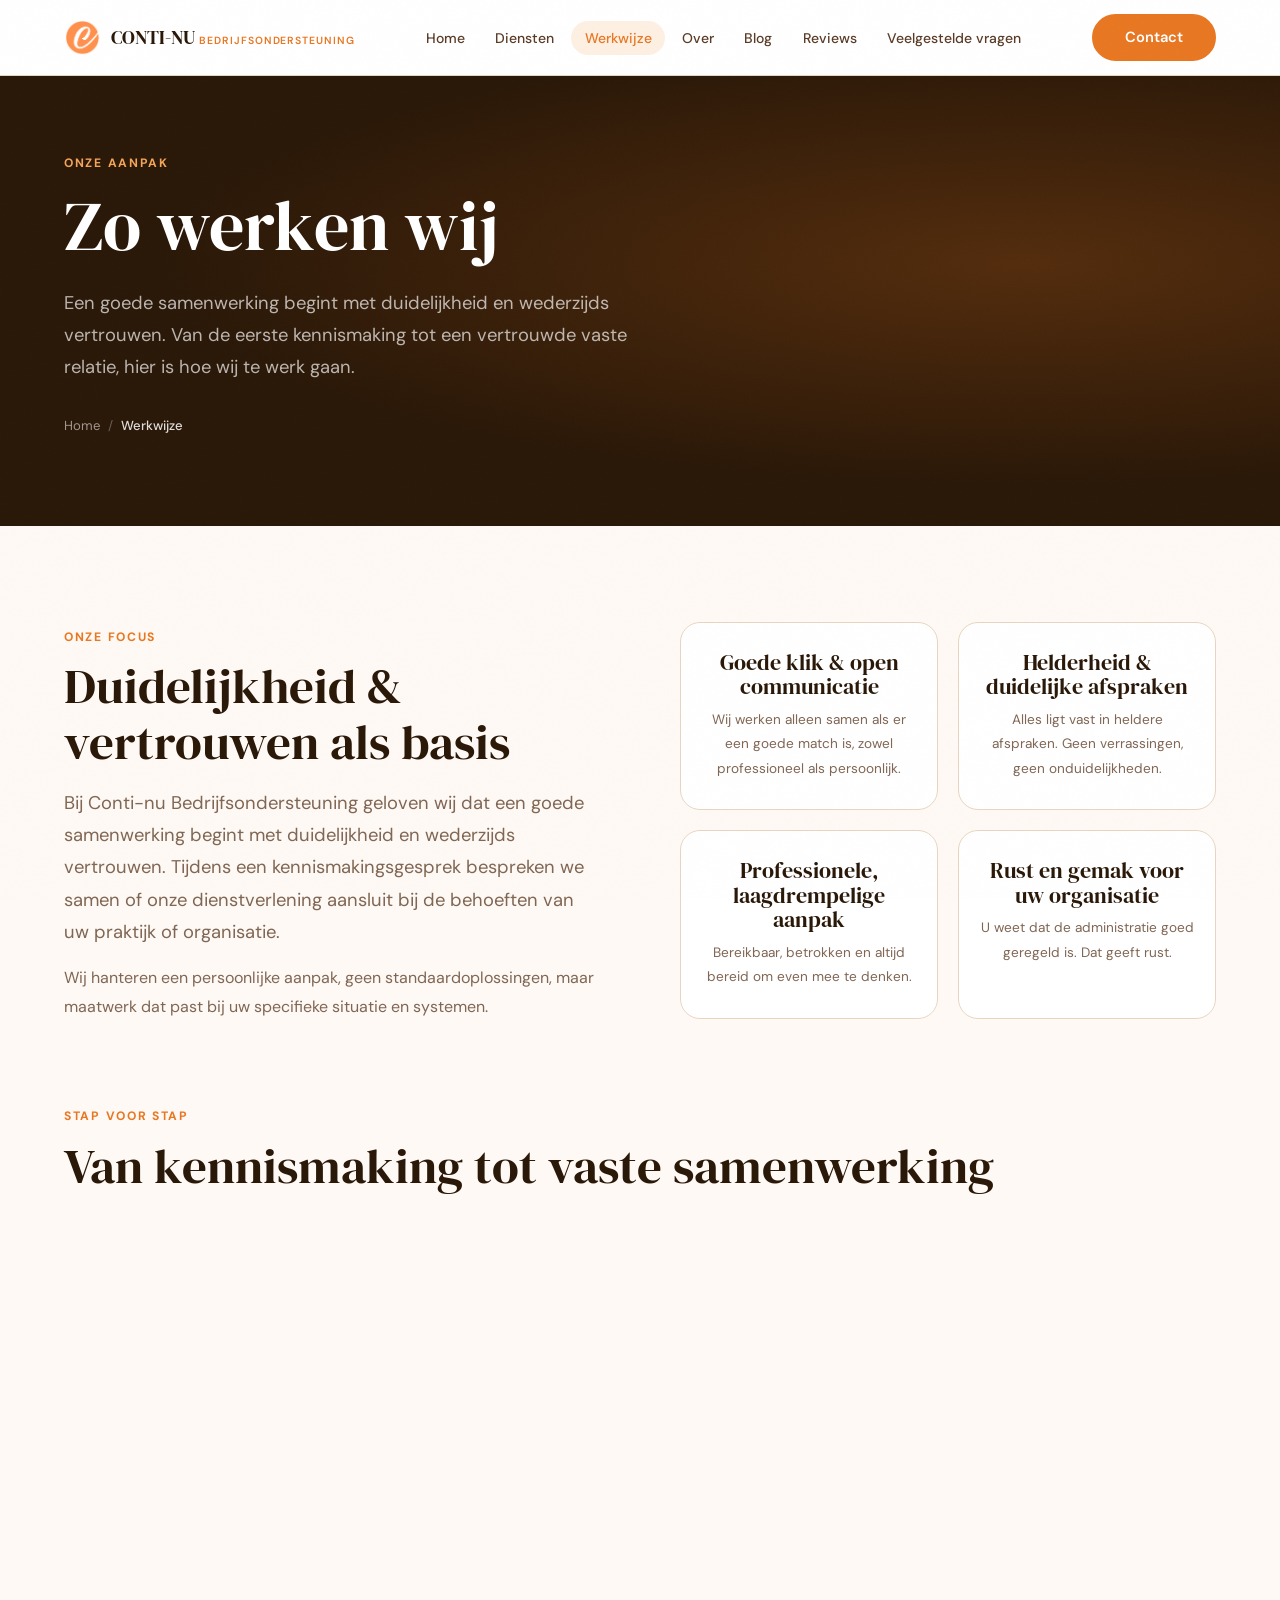
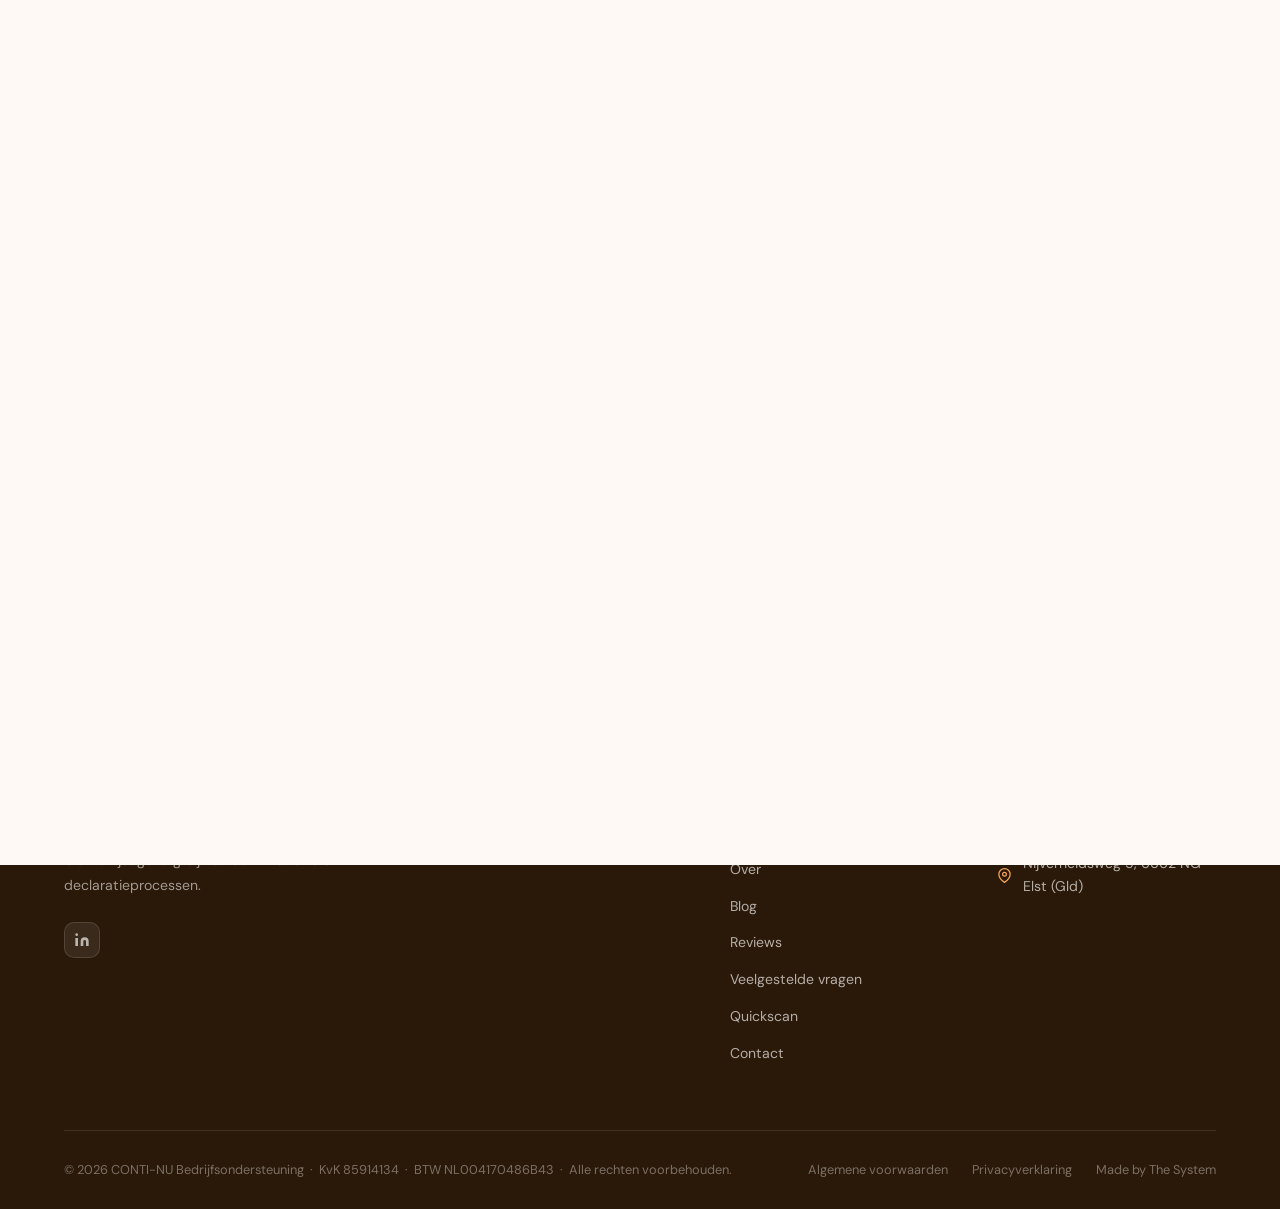
<file: werkwijze.html>
<!DOCTYPE html>
<html lang="nl">
<head>
  <!-- Google tag (gtag.js) -->
  <script async src="https://www.googletagmanager.com/gtag/js?id=G-SYHV2LSK1V"></script>
  <script>
    window.dataLayer = window.dataLayer || [];
    function gtag(){dataLayer.push(arguments);}
    gtag('js', new Date());

    gtag('config', 'G-SYHV2LSK1V');
  </script>
  <!-- Microsoft Clarity -->
  <script type="text/javascript">
    (function(c,l,a,r,i,t,y){
        c[a]=c[a]||function(){(c[a].q=c[a].q||[]).push(arguments)};
        t=l.createElement(r);t.async=1;t.src="https://www.clarity.ms/tag/"+i;
        y=l.getElementsByTagName(r)[0];y.parentNode.insertBefore(t,y);
    })(window, document, "clarity", "script", "xyp3sotoki");
  </script>
  <meta charset="UTF-8">
  <meta name="viewport" content="width=device-width, initial-scale=1.0">
  <title>Werkwijze | CONTI-NU Bedrijfsondersteuning, Zo werken wij</title>
  <meta name="description" content="Ontdek de werkwijze van CONTI-NU Bedrijfsondersteuning. Een heldere aanpak van kennismaking tot vaste samenwerking. Flexibel, betrouwbaar en altijd op maat voor uw zorgpraktijk.">
  <meta name="keywords" content="werkwijze zorgadministratie, aanpak bedrijfsondersteuning GGZ, flexibele ondersteuning praktijk, samenwerking zorg administratie">
  <link rel="canonical" href="https://conti-nu-website.vercel.app/werkwijze">
  <meta name="robots" content="index, follow">
  <link rel="icon" href="Assets/favicon.png" type="image/png">
  <meta property="og:type"  content="website">
  <meta property="og:url"   content="https://conti-nu-website.vercel.app/werkwijze">
  <meta property="og:title" content="Werkwijze | CONTI-NU Bedrijfsondersteuning">
  <meta property="og:description" content="Heldere aanpak van kennismaking tot vaste samenwerking. Flexibel en volledig op maat voor uw praktijk.">
  <script type="application/ld+json">
  {
    "@context": "https://schema.org",
    "@type": "WebPage",
    "name": "Werkwijze",
    "url": "https://conti-nu-website.vercel.app/werkwijze",
    "breadcrumb": {
      "@type": "BreadcrumbList",
      "itemListElement": [
        { "@type": "ListItem", "position": 1, "name": "Home",      "item": "https://conti-nu-website.vercel.app/" },
        { "@type": "ListItem", "position": 2, "name": "Werkwijze", "item": "https://conti-nu-website.vercel.app/werkwijze" }
      ]
    }
  }
  </script>
  <link rel="stylesheet" href="css/style.css">
</head>
<body>

<!-- ═══ NAV ═══ -->
<nav class="nav" id="nav" role="navigation" aria-label="Hoofdnavigatie">
  <div class="nav-inner">
    <a href="/" class="nav-logo" aria-label="CONTI-NU - Home">
      <img src="Assets/favicon.png" alt="" class="nav-logo-mark" aria-hidden="true">
      <div class="nav-logo-text">
        <span class="nav-logo-name">CONTI-NU</span>
        <span class="nav-logo-sub">Bedrijfsondersteuning</span>
      </div>
    </a>
    <ul class="nav-links" role="list">
      <li><a href="/"     class="nav-link">Home</a></li>
      <li><a href="/diensten"  class="nav-link">Diensten</a></li>
      <li><a href="/werkwijze" class="nav-link active">Werkwijze</a></li>
      <li><a href="/over"      class="nav-link">Over</a></li>
      <li><a href="/blog"    class="nav-link">Blog</a></li>
      <li><a href="/reviews" class="nav-link">Reviews</a></li>
      <li><a href="/veelgestelde-vragen" class="nav-link">Veelgestelde vragen</a></li>
    </ul>
    <a href="/contact" class="btn btn-primary nav-cta">Contact</a>
    <button class="nav-hamburger" id="hamburger" aria-label="Menu openen" aria-expanded="false">
      <span></span><span></span><span></span>
    </button>
  </div>
</nav>
<nav class="mobile-menu" id="mobile-menu">
  <a href="/"     class="nav-link">Home</a>
  <a href="/diensten"  class="nav-link">Diensten</a>
  <a href="/werkwijze" class="nav-link active">Werkwijze</a>
  <a href="/over"      class="nav-link">Over</a>
  <a href="/blog"    class="nav-link">Blog</a>
  <a href="/reviews" class="nav-link">Reviews</a>
  <a href="/veelgestelde-vragen" class="nav-link">Veelgestelde vragen</a>
  <a href="/contact"   class="btn btn-primary">Contact opnemen</a>
</nav>

<!-- ═══ PAGE HERO ═══ -->
<header class="page-hero">
  <div class="page-hero-inner">
    <span class="eyebrow">Onze aanpak</span>
    <h1>Zo werken wij</h1>
    <p class="lead">Een goede samenwerking begint met duidelijkheid en wederzijds vertrouwen. Van de eerste kennismaking tot een vertrouwde vaste relatie, hier is hoe wij te werk gaan.</p>
    <nav class="breadcrumb" aria-label="Kruimelpad">
      <a href="/">Home</a>
      <span class="breadcrumb-sep" aria-hidden="true">/</span>
      <strong class="breadcrumb-current" aria-current="page">Werkwijze</strong>
    </nav>
  </div>
</header>

<main>

<!-- ═══ FOCUS + STEPS ═══ -->
<section class="section" aria-labelledby="werkwijze-heading">
  <div class="container">
    <div class="grid-2" style="gap:5rem; align-items:start; margin-bottom:5rem;">
      <div class="aos">
        <span class="eyebrow">Onze focus</span>
        <h2 id="werkwijze-heading">Duidelijkheid &amp; vertrouwen als basis</h2>
        <p class="lead" style="margin-top:1rem;">
          Bij Conti-nu Bedrijfsondersteuning geloven wij dat een goede samenwerking begint met duidelijkheid en wederzijds vertrouwen. Tijdens een kennismakingsgesprek bespreken we samen of onze dienstverlening aansluit bij de behoeften van uw praktijk of organisatie.
        </p>
        <p style="margin-top:1rem;">
          Wij hanteren een persoonlijke aanpak, geen standaardoplossingen, maar maatwerk dat past bij uw specifieke situatie en systemen.
        </p>
      </div>

      <div class="aos-right">
        <div style="display:grid; grid-template-columns:1fr 1fr; gap:1.25rem;">
          <div class="card" style="text-align:center; padding:1.75rem 1.25rem;">
            <h4 style="margin-bottom:.5rem;">Goede klik &amp; open communicatie</h4>
            <p style="font-size:.85rem;">Wij werken alleen samen als er een goede match is, zowel professioneel als persoonlijk.</p>
          </div>
          <div class="card" style="text-align:center; padding:1.75rem 1.25rem;">
            <h4 style="margin-bottom:.5rem;">Helderheid &amp; duidelijke afspraken</h4>
            <p style="font-size:.85rem;">Alles ligt vast in heldere afspraken. Geen verrassingen, geen onduidelijkheden.</p>
          </div>
          <div class="card" style="text-align:center; padding:1.75rem 1.25rem;">
            <h4 style="margin-bottom:.5rem;">Professionele, laagdrempelige aanpak</h4>
            <p style="font-size:.85rem;">Bereikbaar, betrokken en altijd bereid om even mee te denken.</p>
          </div>
          <div class="card" style="text-align:center; padding:1.75rem 1.25rem;">
            <h4 style="margin-bottom:.5rem;">Rust en gemak voor uw organisatie</h4>
            <p style="font-size:.85rem;">U weet dat de administratie goed geregeld is. Dat geeft rust.</p>
          </div>
        </div>
      </div>
    </div>

    <!-- Steps -->
    <div class="section-header aos">
      <span class="eyebrow">Stap voor stap</span>
      <h2>Van kennismaking tot vaste samenwerking</h2>
    </div>

    <div class="steps-list">
      <div class="step-item aos d1">
        <div class="step-num" aria-hidden="true">01</div>
        <div class="step-body">
          <h3>Vrijblijvend kennismakingsgesprek</h3>
          <p>U neemt contact met ons op en we plannen een vrijblijvend kennismakingsgesprek, telefonisch, via Teams of in persoon. We bespreken uw huidige situatie, knelpunten en wensen. Geen verplichtingen, gewoon een open en eerlijk gesprek over wat u nodig heeft.</p>
        </div>
      </div>
      <div class="step-item aos d2">
        <div class="step-num" aria-hidden="true">02</div>
        <div class="step-body">
          <h3>Analyse &amp; voorstel op maat</h3>
          <p>Na het kennismakingsgesprek stellen wij een helder voorstel op maat op. Hierin omschrijven wij welke diensten wij aanbieden, hoe de samenwerking eruit ziet, wat de kosten zijn en wat u van ons kunt verwachten. Transparant en zonder verborgen kosten.</p>
        </div>
      </div>
      <div class="step-item aos d3">
        <div class="step-num" aria-hidden="true">03</div>
        <div class="step-body">
          <h3>Heldere overeenkomst</h3>
          <p>Is het voorstel akkoord? Dan leggen wij alle afspraken vast in een duidelijke overeenkomst. Zo weten beide partijen precies waar ze aan toe zijn en kunnen we met vertrouwen van start gaan.</p>
        </div>
      </div>
      <div class="step-item aos d1">
        <div class="step-num" aria-hidden="true">04</div>
        <div class="step-body">
          <h3>Soepele onboarding &amp; overdracht</h3>
          <p>Wij regelen de toegang tot de benodigde systemen en zorgen voor een vlotte overdracht. Wij werken nauw samen met uw interne team om een soepele opstart te garanderen, zonder verstoring van de dagelijkse gang van zaken.</p>
        </div>
      </div>
      <div class="step-item aos d2">
        <div class="step-num" aria-hidden="true">05</div>
        <div class="step-body">
          <h3>Vaste samenwerking &amp; periodieke evaluatie</h3>
          <p>Zodra de samenwerking loopt, werken wij als verlengstuk van uw organisatie. Periodiek evalueren wij de samenwerking, om te zorgen dat onze dienstverlening altijd aansluit bij de groei en veranderende behoeften van uw praktijk.</p>
        </div>
      </div>
    </div>

  </div>
</section>

<!-- ═══ FLEXIBEL ═══ -->
<section class="section section-cream" aria-labelledby="flexibel-heading">
  <div class="container">
    <div class="grid-2" style="gap:5rem; align-items:center;">
      <div class="aos">
        <span class="eyebrow">Flexibele ondersteuning</span>
        <h2 id="flexibel-heading">Ondersteuning wanneer u het nodig heeft</h2>
        <p class="lead" style="margin-top:1rem;">
          Onze ondersteuning past zich aan uw behoeften aan. Of het nu gaat om tijdelijke vervanging bij drukte of ziekte, terugkerende werkzaamheden of een eenmalig project, wij zijn er wanneer u ons nodig heeft.
        </p>
      </div>
      <div>
        <div class="checklist aos d1">
          <div class="check-item">
            <div class="check-dot" aria-hidden="true"><svg viewBox="0 0 12 12" fill="none" stroke="currentColor" stroke-width="2.5" stroke-linecap="round" stroke-linejoin="round"><polyline points="2 6 5 9 10 3"/></svg></div>
            <span><strong>Tijdelijk bij drukte of ziektevervanging</strong>, wij springen in wanneer uw eigen team tekortkomt of uitvalt.</span>
          </div>
          <div class="check-item">
            <div class="check-dot" aria-hidden="true"><svg viewBox="0 0 12 12" fill="none" stroke="currentColor" stroke-width="2.5" stroke-linecap="round" stroke-linejoin="round"><polyline points="2 6 5 9 10 3"/></svg></div>
            <span><strong>Terugkerende werkzaamheden</strong>, afgestemd op de ritme van uw praktijk, maandelijks, wekelijks of naar behoefte.</span>
          </div>
          <div class="check-item">
            <div class="check-dot" aria-hidden="true"><svg viewBox="0 0 12 12" fill="none" stroke="currentColor" stroke-width="2.5" stroke-linecap="round" stroke-linejoin="round"><polyline points="2 6 5 9 10 3"/></svg></div>
            <span><strong>Geen vaste werkplek nodig</strong>, wij werken volledig op afstand via uw systemen en portalen.</span>
          </div>
          <div class="check-item">
            <div class="check-dot" aria-hidden="true"><svg viewBox="0 0 12 12" fill="none" stroke="currentColor" stroke-width="2.5" stroke-linecap="round" stroke-linejoin="round"><polyline points="2 6 5 9 10 3"/></svg></div>
            <span><strong>Geen financieel risico</strong>, geen loondoorbetaling bij ziekte, geen vaste kosten buiten het afgesproken pakket.</span>
          </div>
          <div class="check-item">
            <div class="check-dot" aria-hidden="true"><svg viewBox="0 0 12 12" fill="none" stroke="currentColor" stroke-width="2.5" stroke-linecap="round" stroke-linejoin="round"><polyline points="2 6 5 9 10 3"/></svg></div>
            <span><strong>Meer focus op kerntaken en hogere productiviteit</strong>, behandelaars en managers kunnen zich volledig op de zorg richten.</span>
          </div>
          <div class="check-item">
            <div class="check-dot" aria-hidden="true"><svg viewBox="0 0 12 12" fill="none" stroke="currentColor" stroke-width="2.5" stroke-linecap="round" stroke-linejoin="round"><polyline points="2 6 5 9 10 3"/></svg></div>
            <span><strong>Één vast aanspreekpunt</strong>, korte lijnen en directe communicatie, altijd.</span>
          </div>
        </div>
      </div>
    </div>
  </div>
</section>

<!-- ═══ CTA ═══ -->
<section class="cta-section section" aria-labelledby="cta-werkwijze">
  <div class="cta-inner">
    <span class="eyebrow eyebrow-light">Interesse gewekt?</span>
    <h2 id="cta-werkwijze">Wilt u meer weten over onze dienstverlening?</h2>
    <p>Neem vrijblijvend contact op. Samen kijken we hoe we uw administratie kunnen vereenvoudigen en optimaliseren.</p>
    <div class="cta-actions">
      <a href="/contact" class="btn btn-primary btn-lg">Contact opnemen</a>
      <a href="/diensten" class="btn btn-white-outline btn-lg">Onze diensten bekijken</a>
    </div>
  </div>
</section>

</main>

<!-- ═══ FOOTER ═══ -->
<footer class="footer" role="contentinfo">
  <div class="container">
    <div class="footer-grid">
      <div class="footer-brand">
        <div class="footer-logo">

          <div><div class="footer-logo-name">CONTI-NU</div><div class="footer-logo-sub">Bedrijfsondersteuning</div></div>
        </div>
        <p>Bij Conti-nu Bedrijfsondersteuning ondersteunen wij zorgpraktijken binnen de GGZ en jeugdzorg bij hun administratie en declaratieprocessen.</p>
        <div class="footer-social">
          <a href="https://www.linkedin.com/company/conti-nu/" class="footer-social-link" target="_blank" rel="noopener noreferrer" aria-label="LinkedIn">
            <svg viewBox="0 0 24 24" fill="currentColor" aria-hidden="true"><path d="M16 8a6 6 0 0 1 6 6v7h-4v-7a2 2 0 0 0-2-2 2 2 0 0 0-2 2v7h-4v-7a6 6 0 0 1 6-6zM2 9h4v12H2z"/><circle cx="4" cy="4" r="2"/></svg>
          </a>
        </div>
      </div>
      <div>
        <div class="footer-col-title">Diensten</div>
        <ul class="footer-links">
          <li><a href="diensten.html#ggz"     class="footer-link">GGZ- en jeugdzorgpraktijken</a></li>
          <li><a href="diensten.html#software" class="footer-link">Software &amp; Tools</a></li>
        </ul>
      </div>
      <div>
        <div class="footer-col-title">Navigatie</div>
        <ul class="footer-links">
          <li><a href="/"     class="footer-link">Home</a></li>
          <li><a href="/diensten"  class="footer-link">Diensten</a></li>
          <li><a href="/over"      class="footer-link">Over</a></li>
          <li><a href="/blog"      class="footer-link">Blog</a></li>
          <li><a href="/reviews" class="footer-link">Reviews</a></li>
          <li><a href="/veelgestelde-vragen" class="footer-link">Veelgestelde vragen</a></li>
          <li><a href="/quickscan" class="footer-link">Quickscan</a></li>
          <li><a href="/contact"   class="footer-link">Contact</a></li>
        </ul>
      </div>
      <div>
        <div class="footer-col-title">Contact</div>
        <div class="footer-contact-row">
          <svg viewBox="0 0 24 24" fill="none" stroke="currentColor" stroke-width="2" stroke-linecap="round" stroke-linejoin="round" aria-hidden="true"><path d="M22 16.92v3a2 2 0 0 1-2.18 2 19.79 19.79 0 0 1-8.63-3.07A19.5 19.5 0 0 1 4.69 12a19.79 19.79 0 0 1-3.07-8.67A2 2 0 0 1 3.6 1.27h3a2 2 0 0 1 2 1.72c.127.96.361 1.903.7 2.81a2 2 0 0 1-.45 2.11L7.91 8.85a16 16 0 0 0 6 6l1.27-.64a2 2 0 0 1 2.11.45c.907.339 1.85.573 2.81.7A2 2 0 0 1 22 16.92z"/></svg>
          <a href="tel:+31648870577">06-488 70 577</a>
        </div>
        <div class="footer-contact-row">
          <svg viewBox="0 0 24 24" fill="none" stroke="currentColor" stroke-width="2" stroke-linecap="round" stroke-linejoin="round" aria-hidden="true"><path d="M4 4h16c1.1 0 2 .9 2 2v12c0 1.1-.9 2-2 2H4c-1.1 0-2-.9-2-2V6c0-1.1.9-2 2-2z"/><polyline points="22,6 12,13 2,6"/></svg>
          <a href="mailto:info@conti-nu.nl">info@conti-nu.nl</a>
        </div>
        <div class="footer-contact-row">
          <svg viewBox="0 0 24 24" fill="none" stroke="currentColor" stroke-width="2" stroke-linecap="round" stroke-linejoin="round" aria-hidden="true"><path d="M21 10c0 7-9 13-9 13s-9-6-9-13a9 9 0 0 1 18 0z"/><circle cx="12" cy="10" r="3"/></svg>
          <a href="https://maps.google.com/?q=Nijverheidsweg+5,+6662+NG+Elst" target="_blank" rel="noopener noreferrer">Nijverheidsweg 5, 6662&nbsp;NG&nbsp; Elst (Gld)</a>
        </div>
      </div>
    </div>
    <div class="footer-bottom">
      <span class="footer-bottom-copy">&copy; 2026 CONTI-NU Bedrijfsondersteuning &nbsp;&middot;&nbsp; KvK 85914134 &nbsp;&middot;&nbsp; BTW NL004170486B43 &nbsp;&middot;&nbsp; Alle rechten voorbehouden.</span>
      <div class="footer-bottom-links"><a href="/algemene-voorwaarden">Algemene voorwaarden</a>
        <a href="/privacyverklaring">Privacyverklaring</a><a href="https://thesystem.nl" target="_blank" rel="noopener">Made by The System</a></div>
    </div>
  </div>
</footer>

<button class="back-to-top" id="back-to-top" aria-label="Terug naar boven">
  <svg viewBox="0 0 24 24" fill="none" stroke="currentColor" stroke-width="2.5" stroke-linecap="round" stroke-linejoin="round" aria-hidden="true"><polyline points="18 15 12 9 6 15"/></svg>
</button>

<script>
(function(){
  const nav=document.getElementById('nav'),btt=document.getElementById('back-to-top');
  window.addEventListener('scroll',()=>{nav.classList.toggle('scrolled',window.scrollY>20);btt.classList.toggle('visible',window.scrollY>400);},{passive:true});
  const ham=document.getElementById('hamburger'),mob=document.getElementById('mobile-menu');
  ham.addEventListener('click',()=>{const o=mob.classList.toggle('open');ham.classList.toggle('open',o);ham.setAttribute('aria-expanded',o);document.body.style.overflow=o?'hidden':'';});
  mob.querySelectorAll('a').forEach(a=>a.addEventListener('click',()=>{mob.classList.remove('open');ham.classList.remove('open');ham.setAttribute('aria-expanded','false');document.body.style.overflow='';}));
  const obs=new IntersectionObserver(entries=>entries.forEach(e=>{if(e.isIntersecting)e.target.classList.add('visible');}),{threshold:0.1});
  document.querySelectorAll('.aos,.aos-left,.aos-right,.aos-scale').forEach(el=>obs.observe(el));
  /* Vangnet: in embedded previews (vaste-hoogte iframe, geen scroll) vuurt de
     IntersectionObserver niet voor content onder de vouw. Reveal die kort na load
     alsnog — geen zichtbaar effect op de live site (onder-de-vouw zie je daar pas
     bij scrollen, en dan is 'visible' al gezet). */
  window.addEventListener('load',function(){setTimeout(function(){document.querySelectorAll('.aos,.aos-left,.aos-right,.aos-scale').forEach(function(el){el.classList.add('visible');});},1200);});
  btt.addEventListener('click',()=>window.scrollTo({top:0,behavior:'smooth'}));
})();
</script>
</body>
</html>
</file>
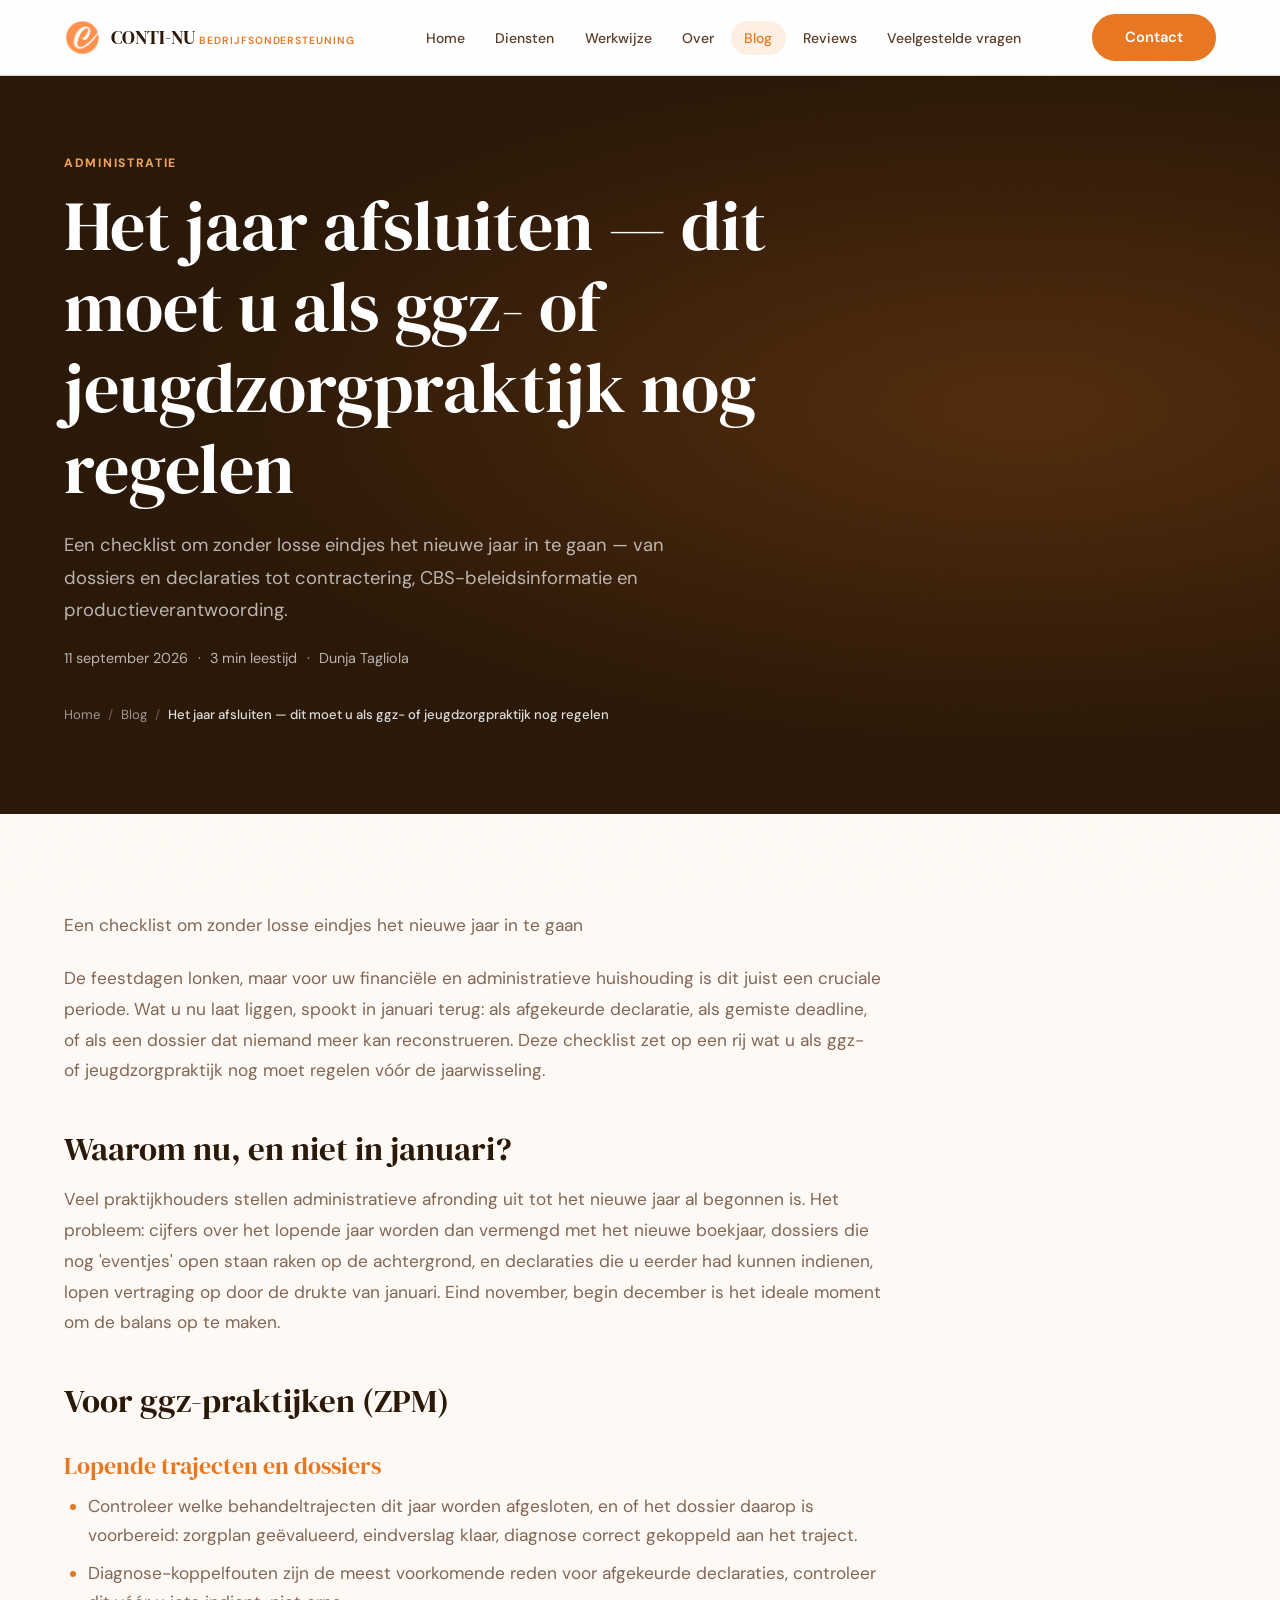
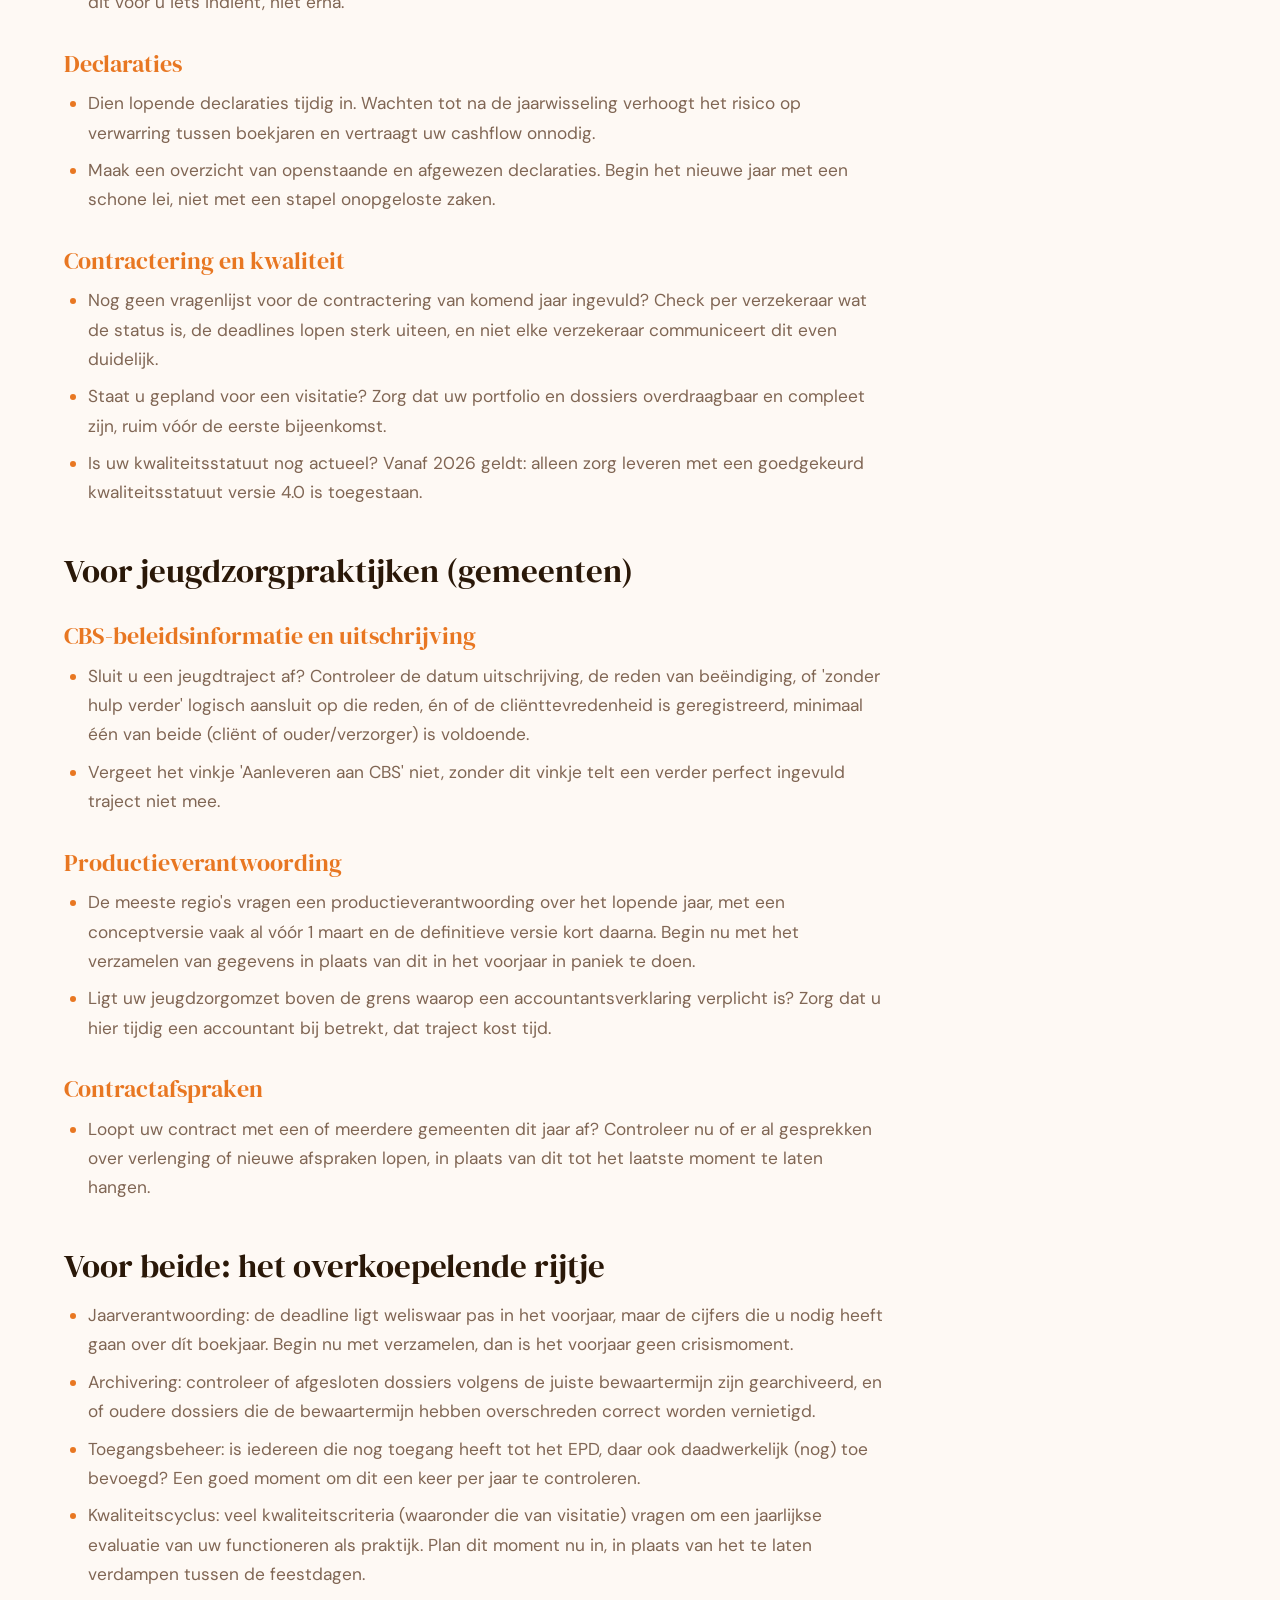
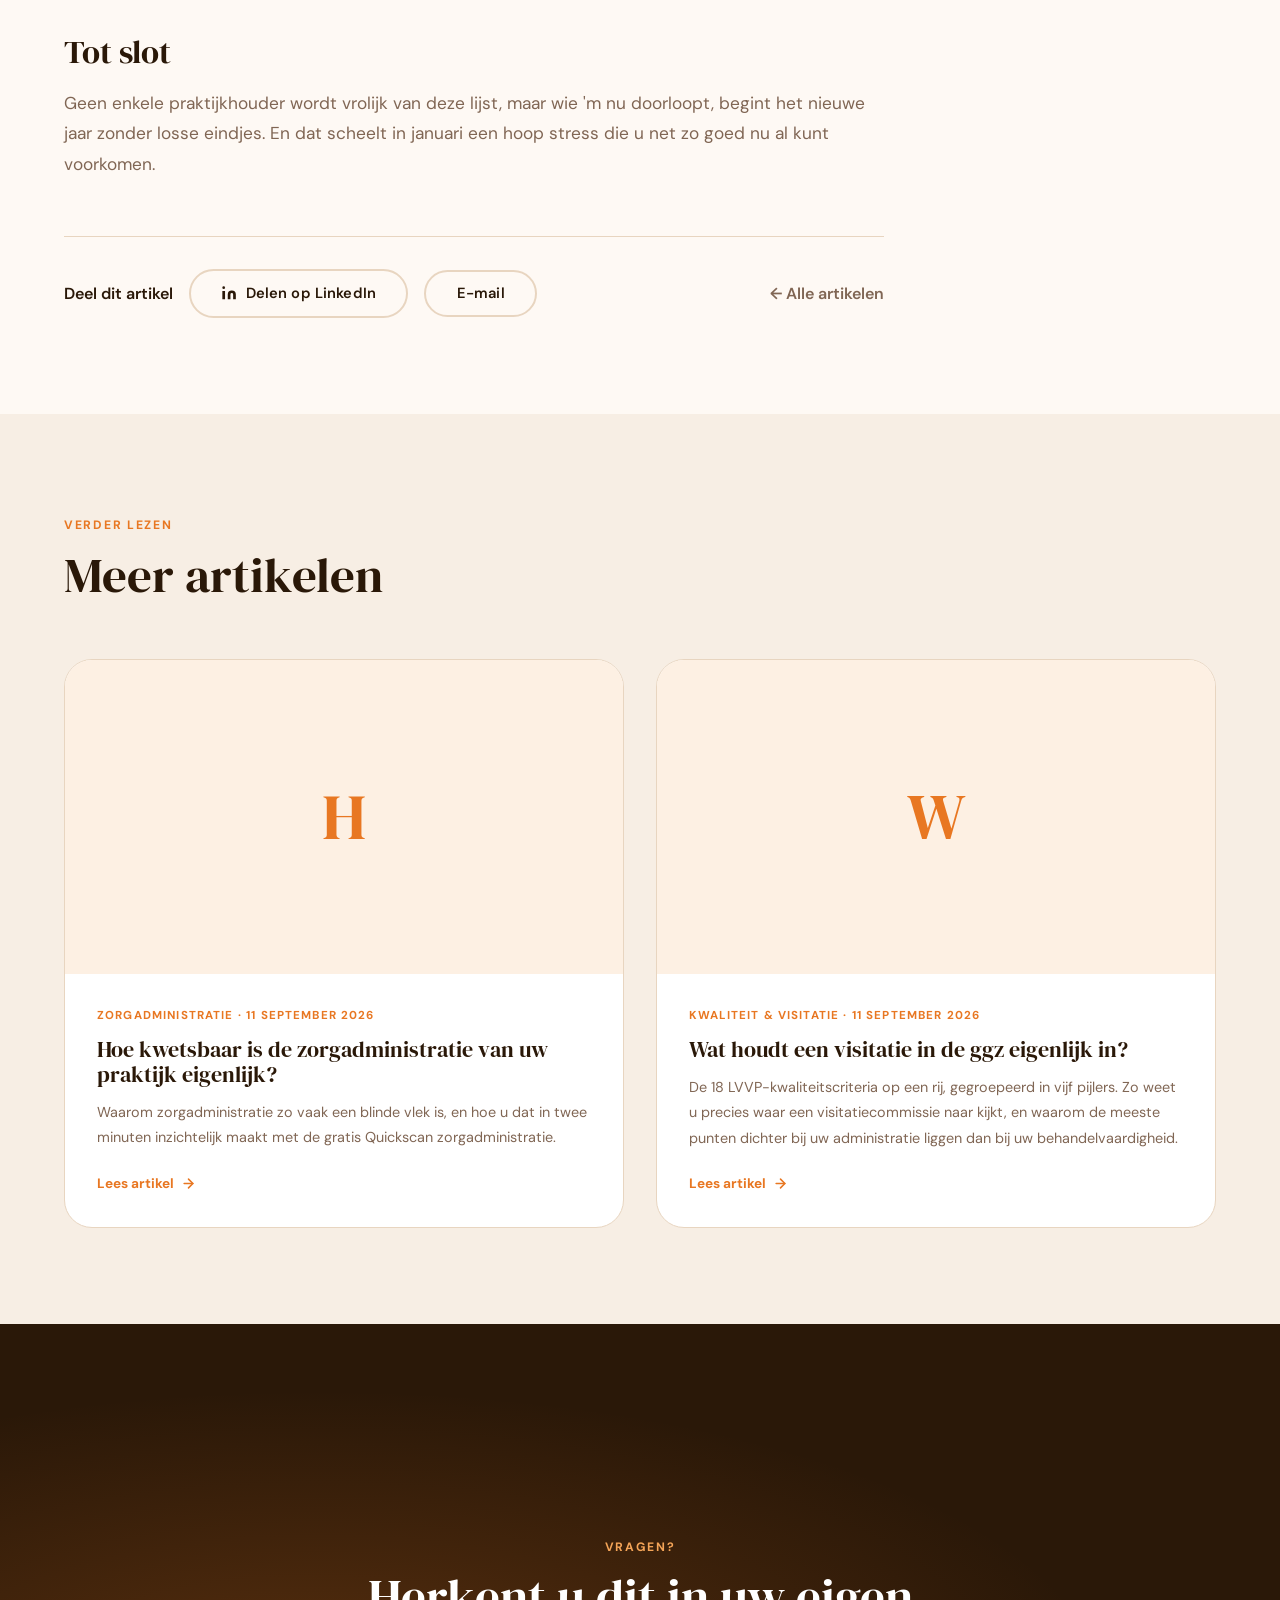
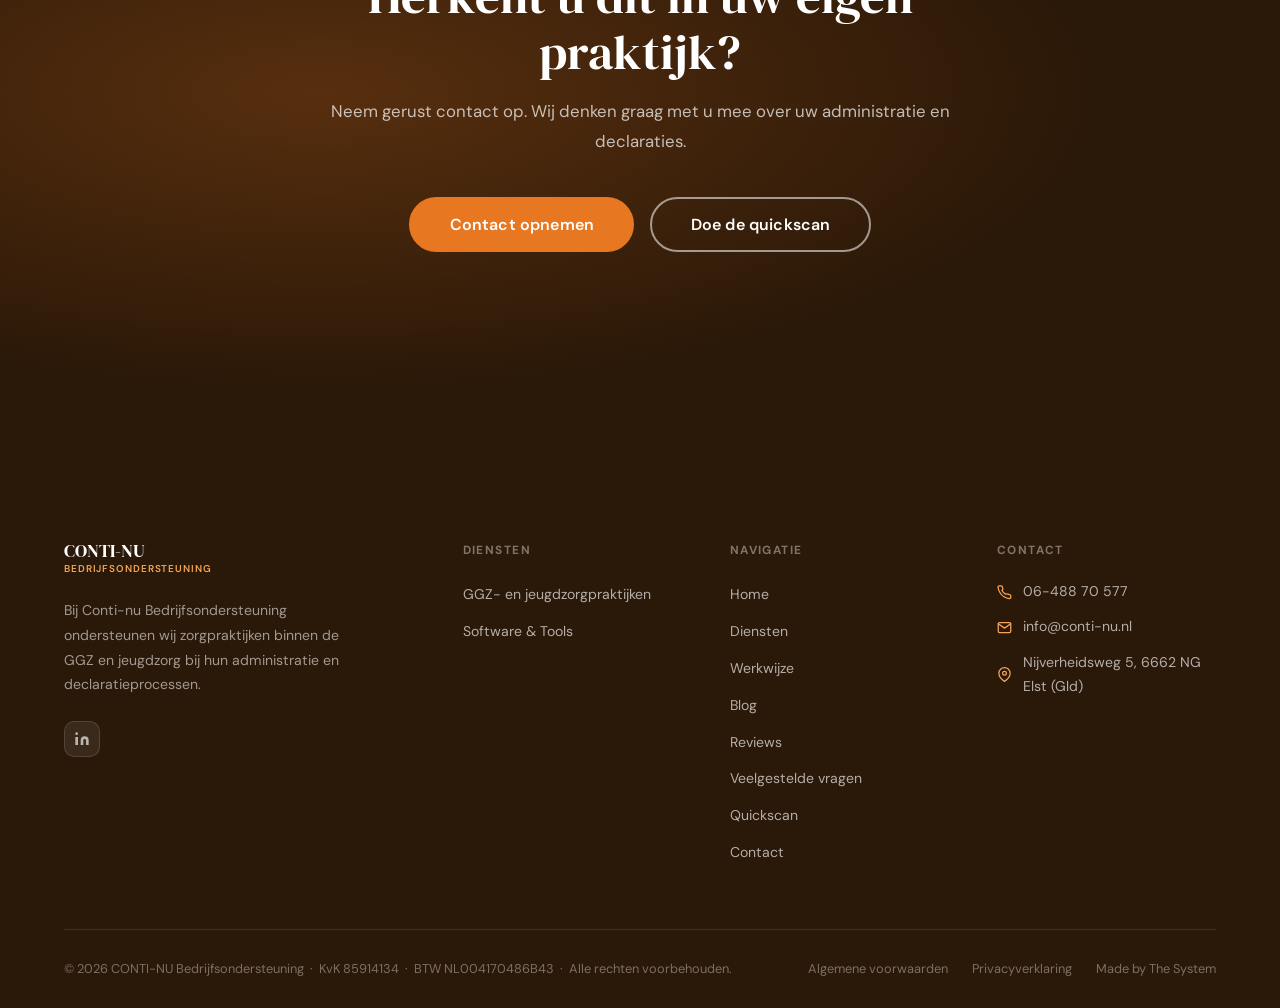
<file: blog/jaareinde-checklist-ggz-jeugdzorg.html>
<!DOCTYPE html>
<html lang="nl">
<head>
  <!-- Google tag (gtag.js) -->
  <script async src="https://www.googletagmanager.com/gtag/js?id=G-SYHV2LSK1V"></script>
  <script>
    window.dataLayer = window.dataLayer || [];
    function gtag(){dataLayer.push(arguments);}
    gtag('js', new Date());

    gtag('config', 'G-SYHV2LSK1V');
  </script>
  <!-- Microsoft Clarity -->
  <script type="text/javascript">
    (function(c,l,a,r,i,t,y){
        c[a]=c[a]||function(){(c[a].q=c[a].q||[]).push(arguments)};
        t=l.createElement(r);t.async=1;t.src="https://www.clarity.ms/tag/"+i;
        y=l.getElementsByTagName(r)[0];y.parentNode.insertBefore(t,y);
    })(window, document, "clarity", "script", "xyp3sotoki");
  </script>
  <meta charset="UTF-8">
  <meta name="viewport" content="width=device-width, initial-scale=1.0">
  <title>Het jaar afsluiten — dit moet u als ggz- of jeugdzorgpraktijk nog regelen | CONTI-NU Bedrijfsondersteuning</title>
  <meta name="description" content="Een checklist om zonder losse eindjes het nieuwe jaar in te gaan — van dossiers en declaraties tot contractering, CBS-beleidsinformatie en productieverantwoording.">
  <meta name="keywords" content="jaareinde checklist, GGZ, jeugdzorg, ZPM, declaraties, CBS-beleidsinformatie, productieverantwoording, contractering">
  <link rel="canonical" href="https://www.conti-nu.nl/blog/jaareinde-checklist-ggz-jeugdzorg">
  <meta name="robots" content="index, follow">
  <link rel="icon" href="/Assets/favicon.png" type="image/png">
  <link rel="alternate" type="application/rss+xml" title="CONTI-NU Bedrijfsondersteuning blog" href="https://www.conti-nu.nl/blog/feed.xml">
  <meta property="og:type"        content="article">
  <meta property="og:url"         content="https://www.conti-nu.nl/blog/jaareinde-checklist-ggz-jeugdzorg">
  <meta property="og:title"       content="Het jaar afsluiten — dit moet u als ggz- of jeugdzorgpraktijk nog regelen">
  <meta property="og:description" content="Een checklist om zonder losse eindjes het nieuwe jaar in te gaan — van dossiers en declaraties tot contractering, CBS-beleidsinformatie en productieverantwoording.">
  <meta property="og:image"       content="https://www.conti-nu.nl/Assets/juichende-vrouw-768x422.jpg">
  <meta property="og:site_name"   content="CONTI-NU Bedrijfsondersteuning">
  <meta name="twitter:card"       content="summary_large_image">
  <meta property="article:published_time" content="2026-09-11">
  <meta property="article:author" content="Dunja Tagliola">
  <script type="application/ld+json">
{
  "@context": "https://schema.org",
  "@type": "BlogPosting",
  "headline": "Het jaar afsluiten — dit moet u als ggz- of jeugdzorgpraktijk nog regelen",
  "description": "Een checklist om zonder losse eindjes het nieuwe jaar in te gaan — van dossiers en declaraties tot contractering, CBS-beleidsinformatie en productieverantwoording.",
  "url": "https://www.conti-nu.nl/blog/jaareinde-checklist-ggz-jeugdzorg",
  "datePublished": "2026-09-11",
  "dateModified": "2026-09-11",
  "image": "https://www.conti-nu.nl/Assets/juichende-vrouw-768x422.jpg",
  "inLanguage": "nl-NL",
  "author": {
    "@type": "Person",
    "name": "Dunja Tagliola"
  },
  "publisher": {
    "@type": "Organization",
    "name": "CONTI-NU Bedrijfsondersteuning",
    "url": "https://www.conti-nu.nl/",
    "logo": {
      "@type": "ImageObject",
      "url": "https://www.conti-nu.nl/Assets/favicon.png"
    }
  },
  "mainEntityOfPage": "https://www.conti-nu.nl/blog/jaareinde-checklist-ggz-jeugdzorg"
}
  </script>
  <link rel="stylesheet" href="/css/style.css">
</head>
<body>

<!-- ═══ NAV ═══ -->
<nav class="nav" id="nav" role="navigation" aria-label="Hoofdnavigatie">
  <div class="nav-inner">
    <a href="/" class="nav-logo" aria-label="CONTI-NU - Home">
      <img src="/Assets/favicon.png" alt="" class="nav-logo-mark" aria-hidden="true">
      <div class="nav-logo-text">
        <span class="nav-logo-name">CONTI-NU</span>
        <span class="nav-logo-sub">Bedrijfsondersteuning</span>
      </div>
    </a>
    <ul class="nav-links" role="list">
      <li><a href="/"     class="nav-link">Home</a></li>
      <li><a href="/diensten"  class="nav-link">Diensten</a></li>
      <li><a href="/werkwijze" class="nav-link">Werkwijze</a></li>
      <li><a href="/over"      class="nav-link">Over</a></li>
      <li><a href="/blog"    class="nav-link active">Blog</a></li>
      <li><a href="/reviews" class="nav-link">Reviews</a></li>
      <li><a href="/veelgestelde-vragen" class="nav-link">Veelgestelde vragen</a></li>
    </ul>
    <a href="/contact" class="btn btn-primary nav-cta">Contact</a>
    <button class="nav-hamburger" id="hamburger" aria-label="Menu openen" aria-expanded="false">
      <span></span><span></span><span></span>
    </button>
  </div>
</nav>
<nav class="mobile-menu" id="mobile-menu">
  <a href="/"     class="nav-link">Home</a>
  <a href="/diensten"  class="nav-link">Diensten</a>
  <a href="/werkwijze" class="nav-link">Werkwijze</a>
  <a href="/over"      class="nav-link">Over</a>
  <a href="/blog"    class="nav-link active">Blog</a>
  <a href="/reviews" class="nav-link">Reviews</a>
  <a href="/veelgestelde-vragen" class="nav-link">Veelgestelde vragen</a>
  <a href="/contact"   class="btn btn-primary">Contact opnemen</a>
</nav>
<!-- ═══ PAGE HERO ═══ -->
<header class="page-hero">
  <div class="page-hero-inner">
    <span class="eyebrow">Administratie</span>
    <h1>Het jaar afsluiten — dit moet u als ggz- of jeugdzorgpraktijk nog regelen</h1>
    <p class="lead">Een checklist om zonder losse eindjes het nieuwe jaar in te gaan — van dossiers en declaraties tot contractering, CBS-beleidsinformatie en productieverantwoording.</p>
    <p class="post-meta">
      <time datetime="2026-09-11">11 september 2026</time>
      <span aria-hidden="true">&middot;</span> 3 min leestijd
      <span aria-hidden="true">&middot;</span> Dunja Tagliola
    </p>
    <nav class="breadcrumb" aria-label="Kruimelpad">
      <a href="/">Home</a>
      <span class="breadcrumb-sep" aria-hidden="true">/</span>
      <a href="/blog">Blog</a>
      <span class="breadcrumb-sep" aria-hidden="true">/</span>
      <strong class="breadcrumb-current" aria-current="page">Het jaar afsluiten — dit moet u als ggz- of jeugdzorgpraktijk nog regelen</strong>
    </nav>
  </div>
</header>

<main>

<!-- ═══ ARTIKEL ═══ -->
<article class="section post" aria-labelledby="post-title">
  <div class="container">
    <div class="post-container">
    <div class="post-body">
<p>Een checklist om zonder losse eindjes het nieuwe jaar in te gaan</p>
<p>De feestdagen lonken, maar voor uw financiële en administratieve huishouding is dit juist een cruciale periode. Wat u nu laat liggen, spookt in januari terug: als afgekeurde declaratie, als gemiste deadline, of als een dossier dat niemand meer kan reconstrueren. Deze checklist zet op een rij wat u als ggz- of jeugdzorgpraktijk nog moet regelen vóór de jaarwisseling.</p>
<h2 id="waarom-nu-en-niet-in-januari">Waarom nu, en niet in januari?</h2>
<p>Veel praktijkhouders stellen administratieve afronding uit tot het nieuwe jaar al begonnen is. Het probleem: cijfers over het lopende jaar worden dan vermengd met het nieuwe boekjaar, dossiers die nog 'eventjes' open staan raken op de achtergrond, en declaraties die u eerder had kunnen indienen, lopen vertraging op door de drukte van januari. Eind november, begin december is het ideale moment om de balans op te maken.</p>
<h2 id="voor-ggz-praktijken-zpm">Voor ggz-praktijken (ZPM)</h2>
<h3 id="lopende-trajecten-en-dossiers">Lopende trajecten en dossiers</h3>
<ul>
<li>Controleer welke behandeltrajecten dit jaar worden afgesloten, en of het dossier daarop is voorbereid: zorgplan geëvalueerd, eindverslag klaar, diagnose correct gekoppeld aan het traject.</li>
<li>Diagnose-koppelfouten zijn de meest voorkomende reden voor afgekeurde declaraties, controleer dit vóór u iets indient, niet erna.</li>
</ul>
<h3 id="declaraties">Declaraties</h3>
<ul>
<li>Dien lopende declaraties tijdig in. Wachten tot na de jaarwisseling verhoogt het risico op verwarring tussen boekjaren en vertraagt uw cashflow onnodig.</li>
<li>Maak een overzicht van openstaande en afgewezen declaraties. Begin het nieuwe jaar met een schone lei, niet met een stapel onopgeloste zaken.</li>
</ul>
<h3 id="contractering-en-kwaliteit">Contractering en kwaliteit</h3>
<ul>
<li>Nog geen vragenlijst voor de contractering van komend jaar ingevuld? Check per verzekeraar wat de status is, de deadlines lopen sterk uiteen, en niet elke verzekeraar communiceert dit even duidelijk.</li>
<li>Staat u gepland voor een visitatie? Zorg dat uw portfolio en dossiers overdraagbaar en compleet zijn, ruim vóór de eerste bijeenkomst.</li>
<li>Is uw kwaliteitsstatuut nog actueel? Vanaf 2026 geldt: alleen zorg leveren met een goedgekeurd kwaliteitsstatuut versie 4.0 is toegestaan.</li>
</ul>
<h2 id="voor-jeugdzorgpraktijken-gemeenten">Voor jeugdzorgpraktijken (gemeenten)</h2>
<h3 id="cbs-beleidsinformatie-en-uitschrijving">CBS-beleidsinformatie en uitschrijving</h3>
<ul>
<li>Sluit u een jeugdtraject af? Controleer de datum uitschrijving, de reden van beëindiging, of 'zonder hulp verder' logisch aansluit op die reden, én of de cliënttevredenheid is geregistreerd, minimaal één van beide (cliënt of ouder/verzorger) is voldoende.</li>
<li>Vergeet het vinkje 'Aanleveren aan CBS' niet, zonder dit vinkje telt een verder perfect ingevuld traject niet mee.</li>
</ul>
<h3 id="productieverantwoording">Productieverantwoording</h3>
<ul>
<li>De meeste regio's vragen een productieverantwoording over het lopende jaar, met een conceptversie vaak al vóór 1 maart en de definitieve versie kort daarna. Begin nu met het verzamelen van gegevens in plaats van dit in het voorjaar in paniek te doen.</li>
<li>Ligt uw jeugdzorgomzet boven de grens waarop een accountantsverklaring verplicht is? Zorg dat u hier tijdig een accountant bij betrekt, dat traject kost tijd.</li>
</ul>
<h3 id="contractafspraken">Contractafspraken</h3>
<ul>
<li>Loopt uw contract met een of meerdere gemeenten dit jaar af? Controleer nu of er al gesprekken over verlenging of nieuwe afspraken lopen, in plaats van dit tot het laatste moment te laten hangen.</li>
</ul>
<h2 id="voor-beide-het-overkoepelende-rijtje">Voor beide: het overkoepelende rijtje</h2>
<ul>
<li>Jaarverantwoording: de deadline ligt weliswaar pas in het voorjaar, maar de cijfers die u nodig heeft gaan over dít boekjaar. Begin nu met verzamelen, dan is het voorjaar geen crisismoment.</li>
<li>Archivering: controleer of afgesloten dossiers volgens de juiste bewaartermijn zijn gearchiveerd, en of oudere dossiers die de bewaartermijn hebben overschreden correct worden vernietigd.</li>
<li>Toegangsbeheer: is iedereen die nog toegang heeft tot het EPD, daar ook daadwerkelijk (nog) toe bevoegd? Een goed moment om dit een keer per jaar te controleren.</li>
<li>Kwaliteitscyclus: veel kwaliteitscriteria (waaronder die van visitatie) vragen om een jaarlijkse evaluatie van uw functioneren als praktijk. Plan dit moment nu in, in plaats van het te laten verdampen tussen de feestdagen.</li>
</ul>
<h2 id="tot-slot">Tot slot</h2>
<p>Geen enkele praktijkhouder wordt vrolijk van deze lijst, maar wie 'm nu doorloopt, begint het nieuwe jaar zonder losse eindjes. En dat scheelt in januari een hoop stress die u net zo goed nu al kunt voorkomen.</p>
    </div>
    <div class="post-share">
      <span>Deel dit artikel</span>
      <a class="btn btn-outline" href="https://www.linkedin.com/sharing/share-offsite/?url=https://www.conti-nu.nl/blog/jaareinde-checklist-ggz-jeugdzorg" target="_blank" rel="noopener noreferrer">
        <svg viewBox="0 0 24 24" fill="currentColor" aria-hidden="true"><path d="M16 8a6 6 0 0 1 6 6v7h-4v-7a2 2 0 0 0-2-2 2 2 0 0 0-2 2v7h-4v-7a6 6 0 0 1 6-6zM2 9h4v12H2z"/><circle cx="4" cy="4" r="2"/></svg>
        Delen op LinkedIn
      </a>
      <a class="btn btn-outline" href="mailto:?subject=Het jaar afsluiten — dit moet u als ggz- of jeugdzorgpraktijk nog regelen&amp;body=https://www.conti-nu.nl/blog/jaareinde-checklist-ggz-jeugdzorg">E-mail</a>
      <a class="post-terug" href="/blog">&larr; Alle artikelen</a>
    </div>
    </div>
  </div>
</article>

<section class="section section-cream" aria-labelledby="meer-heading">
  <div class="container">
    <div class="section-header">
      <span class="eyebrow">Verder lezen</span>
      <h2 id="meer-heading">Meer artikelen</h2>
    </div>
    <div class="news-grid">
      <article class="news-card aos d1">
        <a href="/blog/kwetsbare-zorgadministratie-quickscan" class="news-card-img" aria-hidden="true" tabindex="-1"><div class="news-card-placeholder" aria-hidden="true">H</div></a>
        <div class="news-card-body">
          <div class="news-card-cat">Zorgadministratie &middot; <time datetime="2026-09-11">11 september 2026</time></div>
          <h3><a href="/blog/kwetsbare-zorgadministratie-quickscan">Hoe kwetsbaar is de zorgadministratie van uw praktijk eigenlijk?</a></h3>
          <p>Waarom zorgadministratie zo vaak een blinde vlek is, en hoe u dat in twee minuten inzichtelijk maakt met de gratis Quickscan zorgadministratie.</p>
          <a href="/blog/kwetsbare-zorgadministratie-quickscan" class="news-card-cta">Lees artikel <svg viewBox="0 0 24 24" fill="none" stroke="currentColor" stroke-width="2.5" stroke-linecap="round" stroke-linejoin="round" aria-hidden="true"><line x1="5" y1="12" x2="19" y2="12"/><polyline points="12 5 19 12 12 19"/></svg></a>
        </div>
      </article>
      <article class="news-card aos d2">
        <a href="/blog/visitatie-lvvp-kwaliteitscriteria" class="news-card-img" aria-hidden="true" tabindex="-1"><div class="news-card-placeholder" aria-hidden="true">W</div></a>
        <div class="news-card-body">
          <div class="news-card-cat">Kwaliteit &amp; Visitatie &middot; <time datetime="2026-09-11">11 september 2026</time></div>
          <h3><a href="/blog/visitatie-lvvp-kwaliteitscriteria">Wat houdt een visitatie in de ggz eigenlijk in?</a></h3>
          <p>De 18 LVVP-kwaliteitscriteria op een rij, gegroepeerd in vijf pijlers. Zo weet u precies waar een visitatiecommissie naar kijkt, en waarom de meeste punten dichter bij uw administratie liggen dan bij uw behandelvaardigheid.</p>
          <a href="/blog/visitatie-lvvp-kwaliteitscriteria" class="news-card-cta">Lees artikel <svg viewBox="0 0 24 24" fill="none" stroke="currentColor" stroke-width="2.5" stroke-linecap="round" stroke-linejoin="round" aria-hidden="true"><line x1="5" y1="12" x2="19" y2="12"/><polyline points="12 5 19 12 12 19"/></svg></a>
        </div>
      </article>
    </div>
  </div>
</section>

<!-- ═══ CTA ═══ -->
<section class="cta-section section" aria-labelledby="cta-blog">
  <div class="cta-inner">
    <span class="eyebrow eyebrow-light">Vragen?</span>
    <h2 id="cta-blog">Herkent u dit in uw eigen praktijk?</h2>
    <p>Neem gerust contact op. Wij denken graag met u mee over uw administratie en declaraties.</p>
    <div class="cta-actions">
      <a href="/contact" class="btn btn-primary btn-lg">Contact opnemen</a>
      <a href="/quickscan" class="btn btn-white-outline btn-lg">Doe de quickscan</a>
    </div>
  </div>
</section>

</main>

<!-- ═══ FOOTER ═══ -->
<footer class="footer" role="contentinfo">
  <div class="container">
    <div class="footer-grid">
      <div class="footer-brand">
        <div class="footer-logo">

          <div><div class="footer-logo-name">CONTI-NU</div><div class="footer-logo-sub">Bedrijfsondersteuning</div></div>
        </div>
        <p>Bij Conti-nu Bedrijfsondersteuning ondersteunen wij zorgpraktijken binnen de GGZ en jeugdzorg bij hun administratie en declaratieprocessen.</p>
        <div class="footer-social">
          <a href="https://www.linkedin.com/company/conti-nu/" class="footer-social-link" target="_blank" rel="noopener noreferrer" aria-label="LinkedIn">
            <svg viewBox="0 0 24 24" fill="currentColor" aria-hidden="true"><path d="M16 8a6 6 0 0 1 6 6v7h-4v-7a2 2 0 0 0-2-2 2 2 0 0 0-2 2v7h-4v-7a6 6 0 0 1 6-6zM2 9h4v12H2z"/><circle cx="4" cy="4" r="2"/></svg>
          </a>
        </div>
      </div>
      <div>
        <div class="footer-col-title">Diensten</div>
        <ul class="footer-links">
          <li><a href="/diensten#ggz"     class="footer-link">GGZ- en jeugdzorgpraktijken</a></li>
          <li><a href="/diensten#software" class="footer-link">Software &amp; Tools</a></li>
        </ul>
      </div>
      <div>
        <div class="footer-col-title">Navigatie</div>
        <ul class="footer-links">
          <li><a href="/"     class="footer-link">Home</a></li>
          <li><a href="/diensten"  class="footer-link">Diensten</a></li>
          <li><a href="/werkwijze" class="footer-link">Werkwijze</a></li>
          <li><a href="/blog"      class="footer-link">Blog</a></li>
          <li><a href="/reviews" class="footer-link">Reviews</a></li>
          <li><a href="/veelgestelde-vragen" class="footer-link">Veelgestelde vragen</a></li>
          <li><a href="/quickscan" class="footer-link">Quickscan</a></li>
          <li><a href="/contact"   class="footer-link">Contact</a></li>
        </ul>
      </div>
      <div>
        <div class="footer-col-title">Contact</div>
        <div class="footer-contact-row">
          <svg viewBox="0 0 24 24" fill="none" stroke="currentColor" stroke-width="2" stroke-linecap="round" stroke-linejoin="round" aria-hidden="true"><path d="M22 16.92v3a2 2 0 0 1-2.18 2 19.79 19.79 0 0 1-8.63-3.07A19.5 19.5 0 0 1 4.69 12a19.79 19.79 0 0 1-3.07-8.67A2 2 0 0 1 3.6 1.27h3a2 2 0 0 1 2 1.72c.127.96.361 1.903.7 2.81a2 2 0 0 1-.45 2.11L7.91 8.85a16 16 0 0 0 6 6l1.27-.64a2 2 0 0 1 2.11.45c.907.339 1.85.573 2.81.7A2 2 0 0 1 22 16.92z"/></svg>
          <a href="tel:+31648870577">06-488 70 577</a>
        </div>
        <div class="footer-contact-row">
          <svg viewBox="0 0 24 24" fill="none" stroke="currentColor" stroke-width="2" stroke-linecap="round" stroke-linejoin="round" aria-hidden="true"><path d="M4 4h16c1.1 0 2 .9 2 2v12c0 1.1-.9 2-2 2H4c-1.1 0-2-.9-2-2V6c0-1.1.9-2 2-2z"/><polyline points="22,6 12,13 2,6"/></svg>
          <a href="mailto:info@conti-nu.nl">info@conti-nu.nl</a>
        </div>
        <div class="footer-contact-row">
          <svg viewBox="0 0 24 24" fill="none" stroke="currentColor" stroke-width="2" stroke-linecap="round" stroke-linejoin="round" aria-hidden="true"><path d="M21 10c0 7-9 13-9 13s-9-6-9-13a9 9 0 0 1 18 0z"/><circle cx="12" cy="10" r="3"/></svg>
          <a href="https://maps.google.com/?q=Nijverheidsweg+5,+6662+NG+Elst" target="_blank" rel="noopener noreferrer">Nijverheidsweg 5, 6662&nbsp;NG&nbsp; Elst (Gld)</a>
        </div>
      </div>
    </div>
    <div class="footer-bottom">
      <span class="footer-bottom-copy">&copy; 2026 CONTI-NU Bedrijfsondersteuning &nbsp;&middot;&nbsp; KvK 85914134 &nbsp;&middot;&nbsp; BTW NL004170486B43 &nbsp;&middot;&nbsp; Alle rechten voorbehouden.</span>
      <div class="footer-bottom-links"><a href="/algemene-voorwaarden">Algemene voorwaarden</a>
        <a href="/privacyverklaring">Privacyverklaring</a><a href="https://thesystem.nl" target="_blank" rel="noopener">Made by The System</a></div>
    </div>
  </div>
</footer>

<button class="back-to-top" id="back-to-top" aria-label="Terug naar boven">
  <svg viewBox="0 0 24 24" fill="none" stroke="currentColor" stroke-width="2.5" stroke-linecap="round" stroke-linejoin="round" aria-hidden="true"><polyline points="18 15 12 9 6 15"/></svg>
</button>

<script>
(function(){
  const nav=document.getElementById('nav'),btt=document.getElementById('back-to-top');
  window.addEventListener('scroll',()=>{nav.classList.toggle('scrolled',window.scrollY>20);btt.classList.toggle('visible',window.scrollY>400);},{passive:true});
  const ham=document.getElementById('hamburger'),mob=document.getElementById('mobile-menu');
  ham.addEventListener('click',()=>{const o=mob.classList.toggle('open');ham.classList.toggle('open',o);ham.setAttribute('aria-expanded',o);document.body.style.overflow=o?'hidden':'';});
  mob.querySelectorAll('a').forEach(a=>a.addEventListener('click',()=>{mob.classList.remove('open');ham.classList.remove('open');ham.setAttribute('aria-expanded','false');document.body.style.overflow='';}));
  const obs=new IntersectionObserver(entries=>entries.forEach(e=>{if(e.isIntersecting)e.target.classList.add('visible');}),{threshold:0.1});
  document.querySelectorAll('.aos,.aos-left,.aos-right,.aos-scale').forEach(el=>obs.observe(el));
  /* Vangnet: in embedded previews (vaste-hoogte iframe, geen scroll) vuurt de
     IntersectionObserver niet voor content onder de vouw. Reveal die kort na load
     alsnog — geen zichtbaar effect op de live site (onder-de-vouw zie je daar pas
     bij scrollen, en dan is 'visible' al gezet). */
  window.addEventListener('load',function(){setTimeout(function(){document.querySelectorAll('.aos,.aos-left,.aos-right,.aos-scale').forEach(function(el){el.classList.add('visible');});},1200);});
  btt.addEventListener('click',()=>window.scrollTo({top:0,behavior:'smooth'}));
})();
</script>
</body>
</html>
</file>
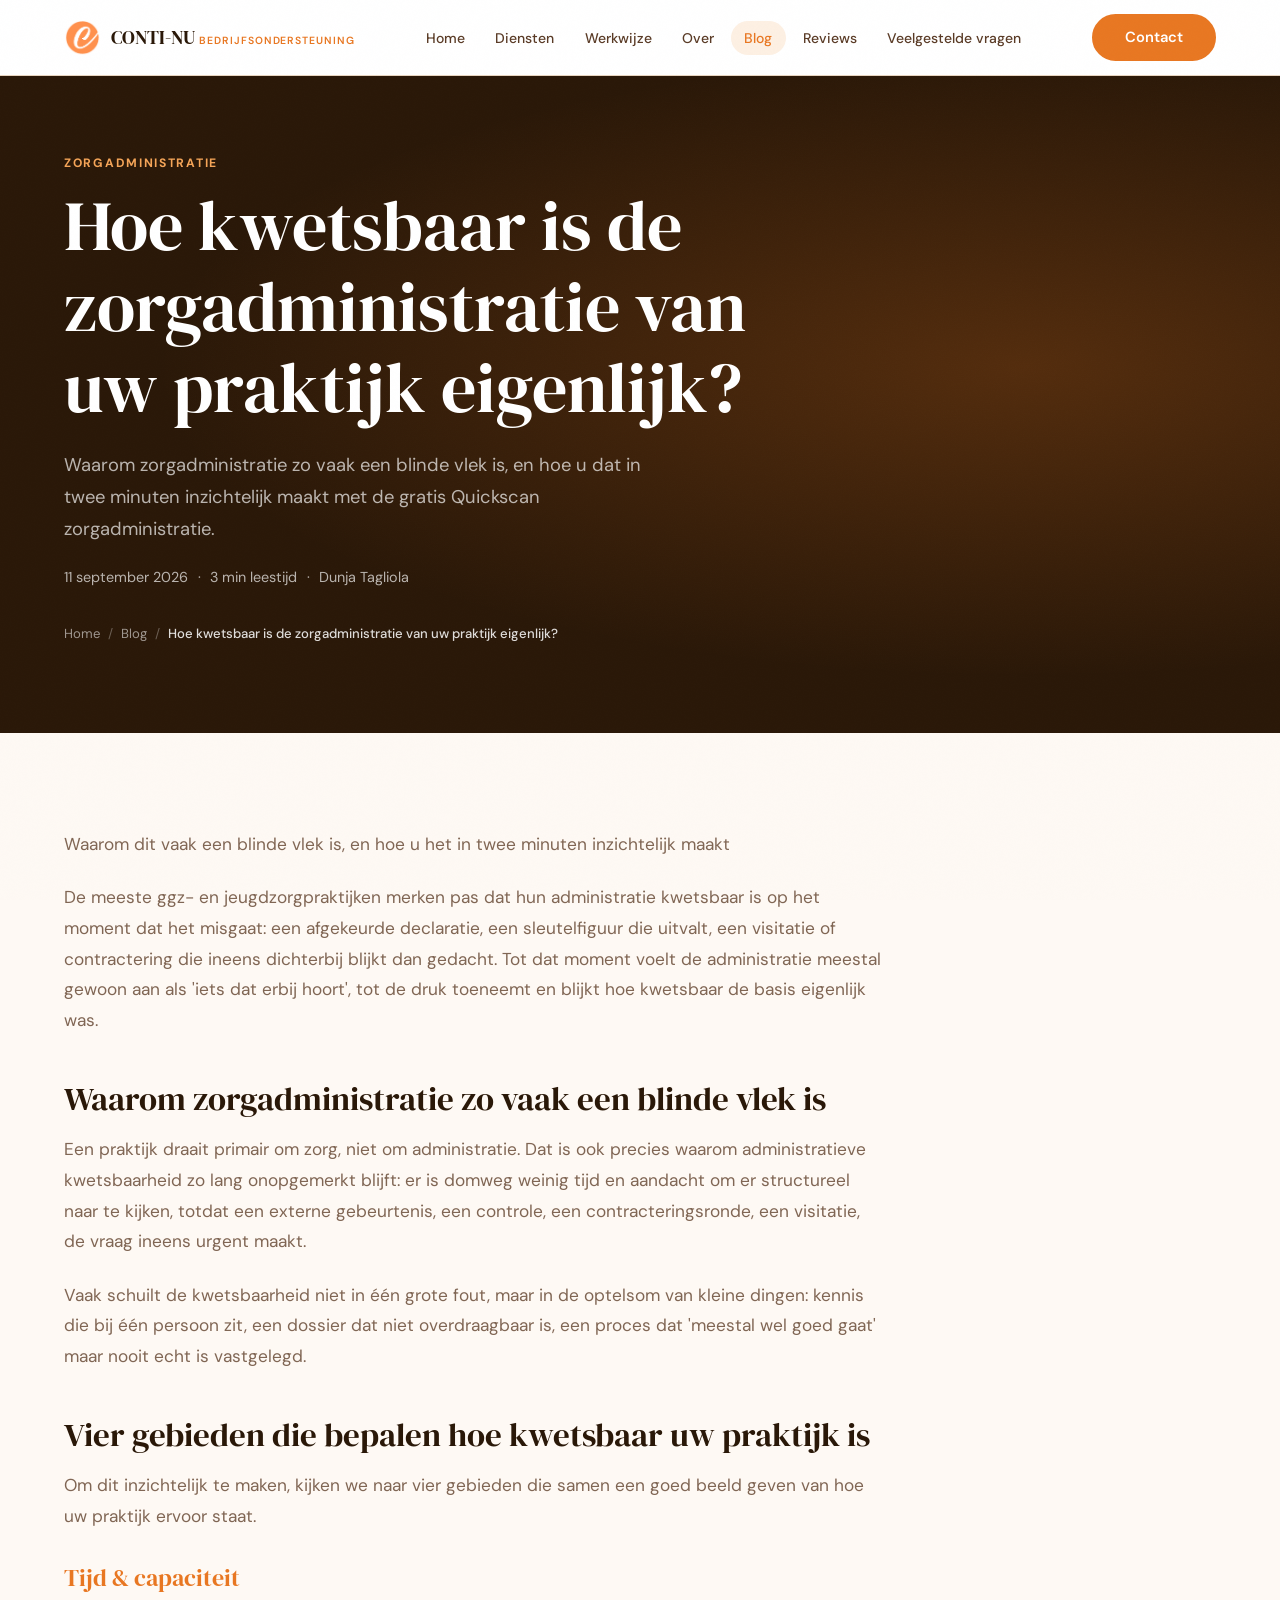
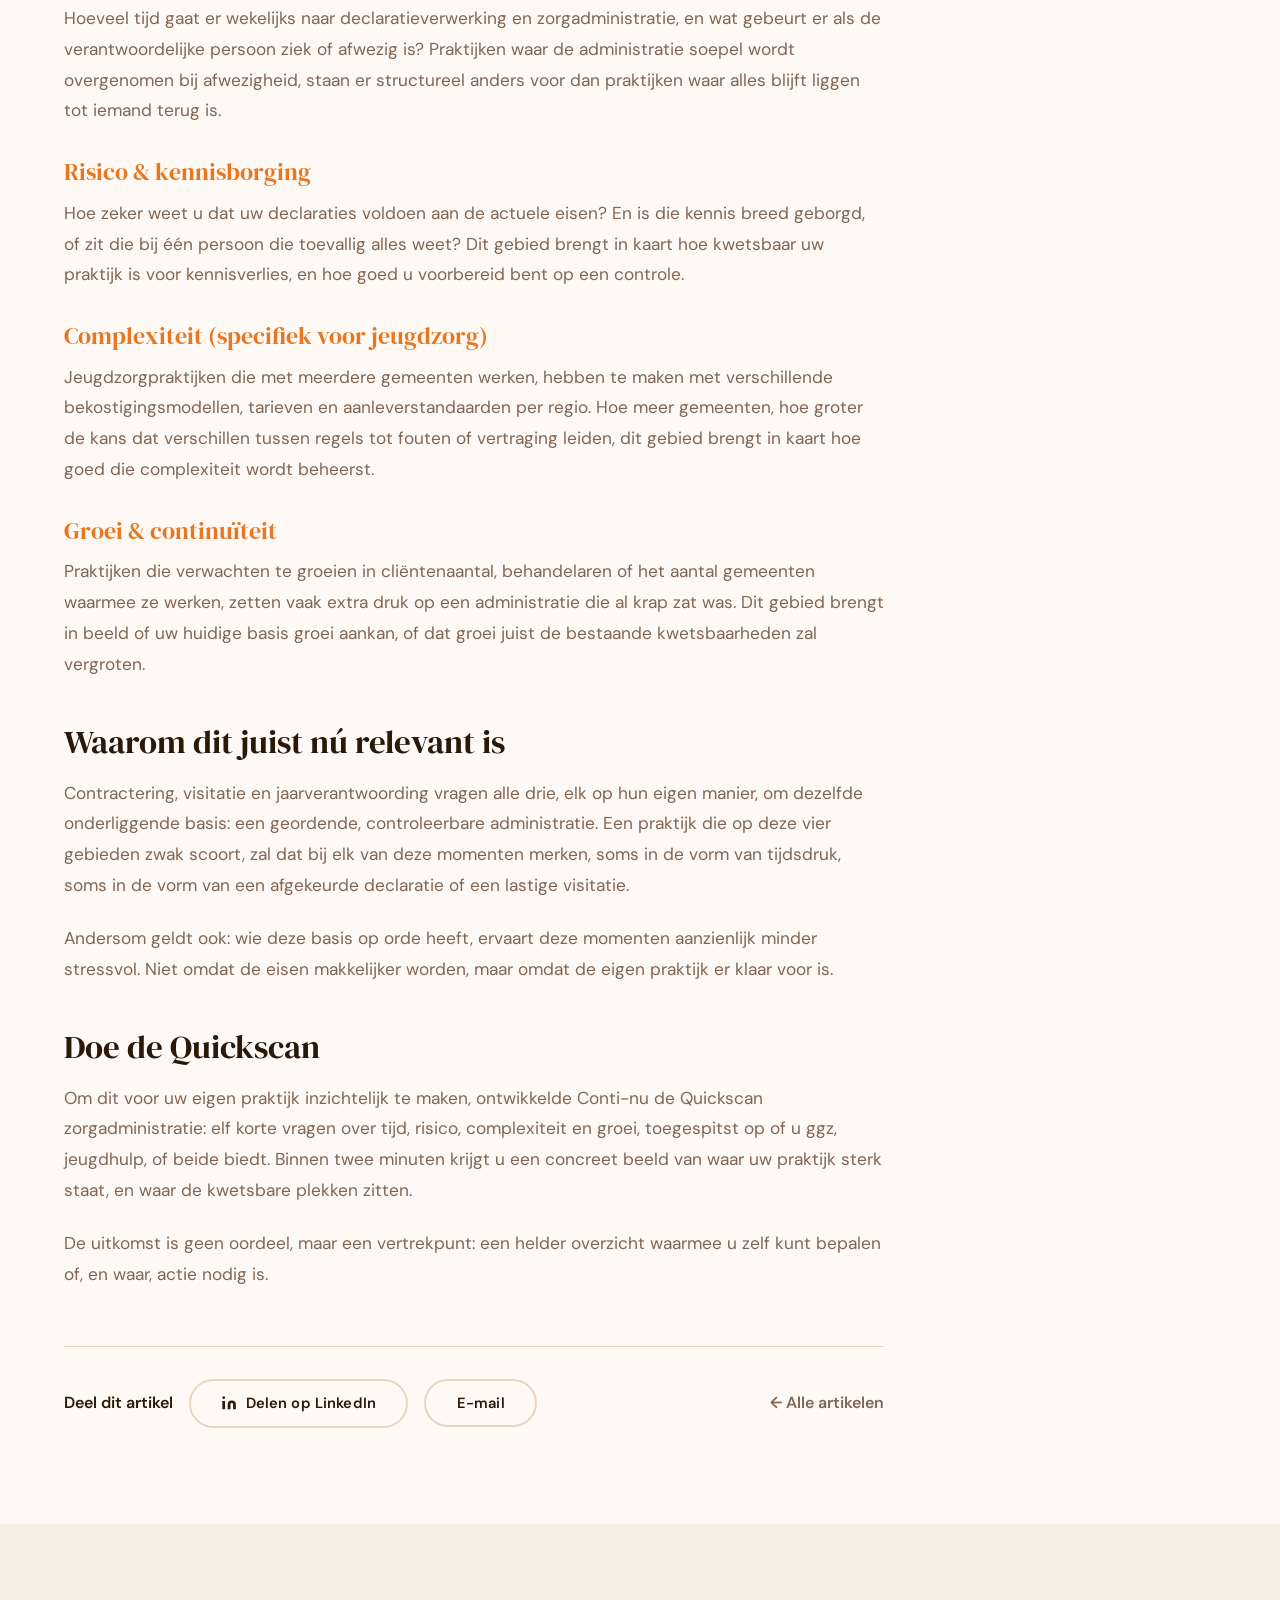
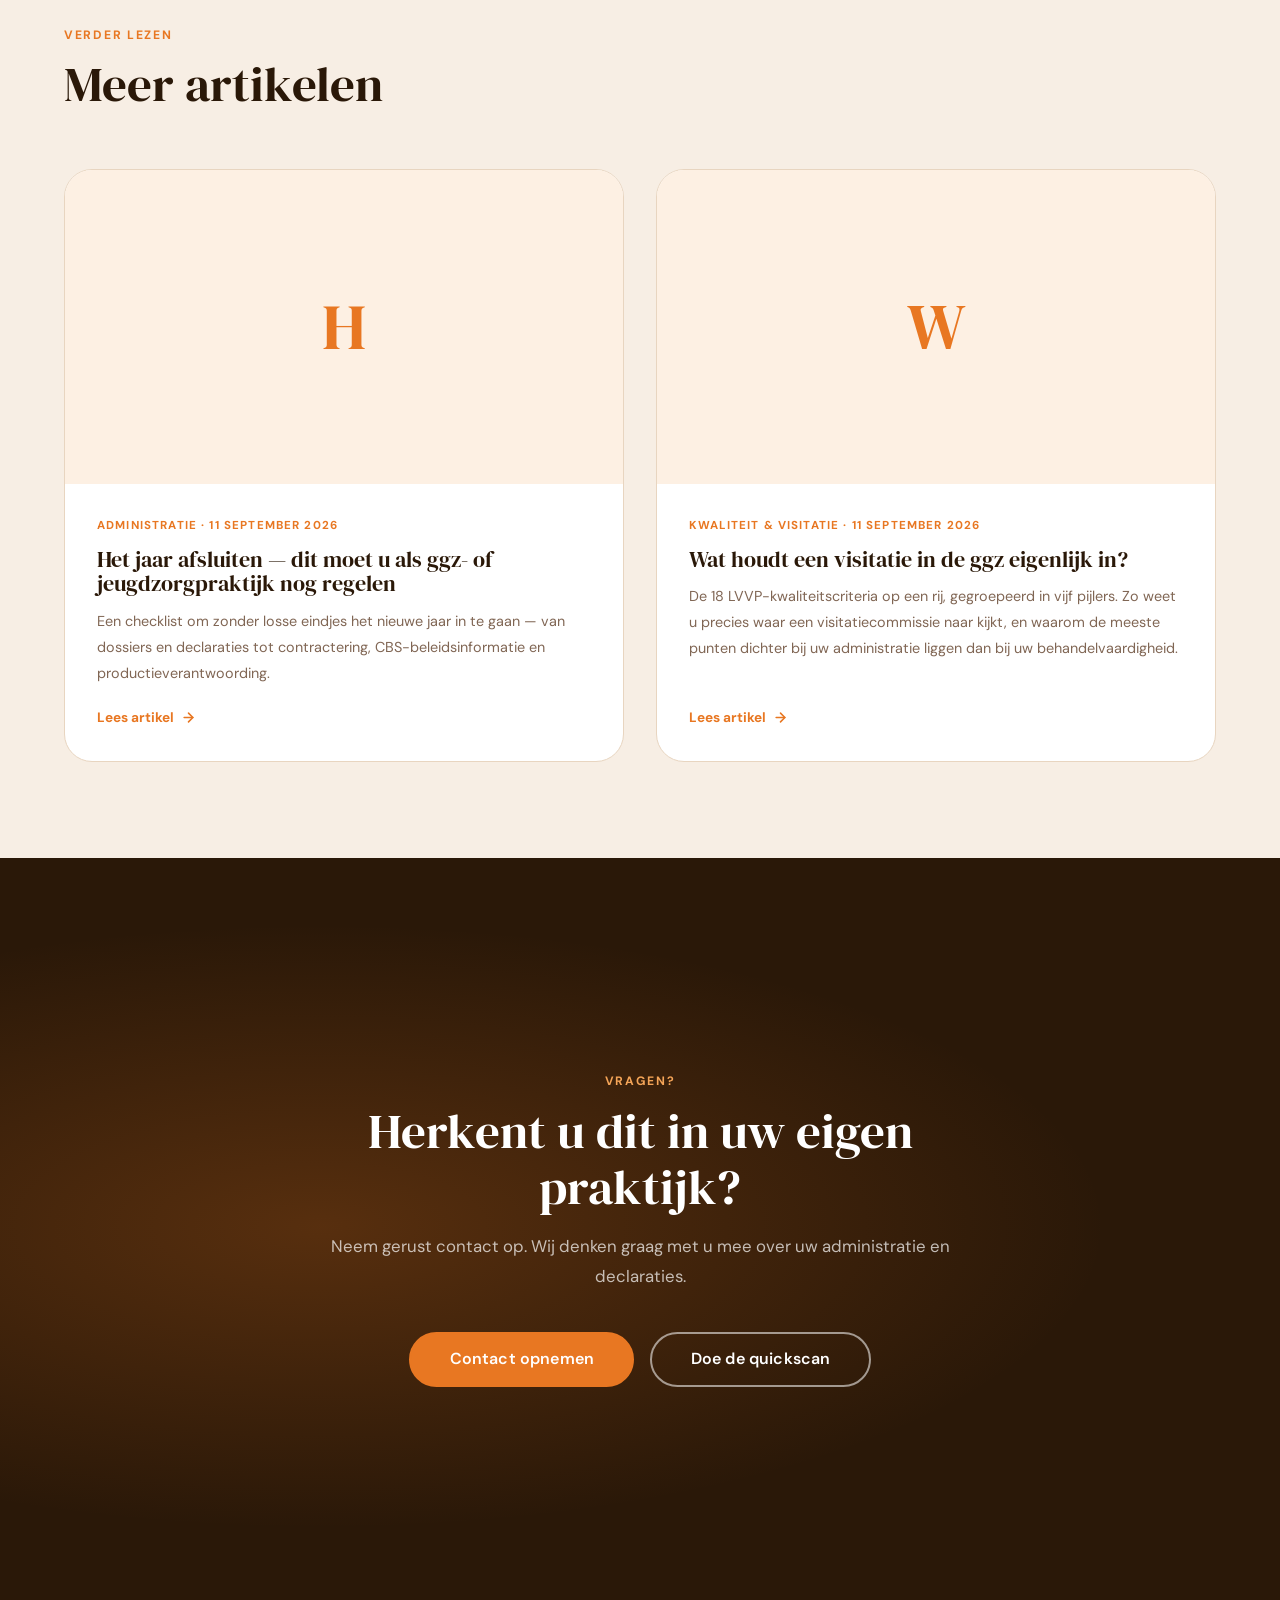
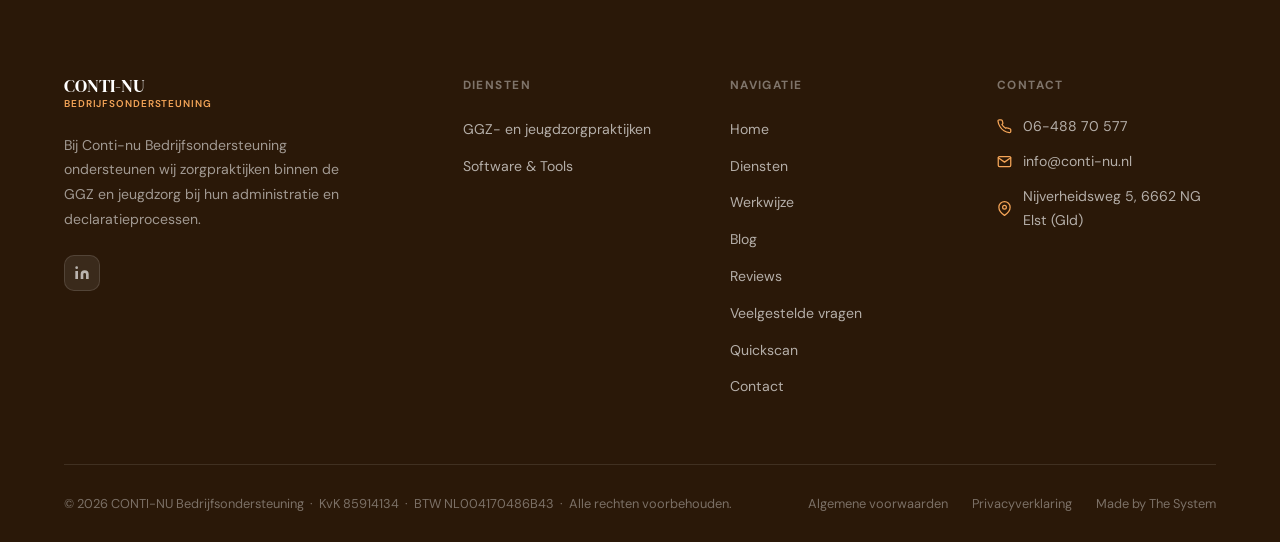
<file: blog/kwetsbare-zorgadministratie-quickscan.html>
<!DOCTYPE html>
<html lang="nl">
<head>
  <!-- Google tag (gtag.js) -->
  <script async src="https://www.googletagmanager.com/gtag/js?id=G-SYHV2LSK1V"></script>
  <script>
    window.dataLayer = window.dataLayer || [];
    function gtag(){dataLayer.push(arguments);}
    gtag('js', new Date());

    gtag('config', 'G-SYHV2LSK1V');
  </script>
  <!-- Microsoft Clarity -->
  <script type="text/javascript">
    (function(c,l,a,r,i,t,y){
        c[a]=c[a]||function(){(c[a].q=c[a].q||[]).push(arguments)};
        t=l.createElement(r);t.async=1;t.src="https://www.clarity.ms/tag/"+i;
        y=l.getElementsByTagName(r)[0];y.parentNode.insertBefore(t,y);
    })(window, document, "clarity", "script", "xyp3sotoki");
  </script>
  <meta charset="UTF-8">
  <meta name="viewport" content="width=device-width, initial-scale=1.0">
  <title>Hoe kwetsbaar is de zorgadministratie van uw praktijk eigenlijk? | CONTI-NU Bedrijfsondersteuning</title>
  <meta name="description" content="Waarom zorgadministratie zo vaak een blinde vlek is, en hoe u dat in twee minuten inzichtelijk maakt met de gratis Quickscan zorgadministratie.">
  <meta name="keywords" content="zorgadministratie, quickscan, GGZ, jeugdzorg, kwetsbaarheid, kennisborging, continuïteit">
  <link rel="canonical" href="https://www.conti-nu.nl/blog/kwetsbare-zorgadministratie-quickscan">
  <meta name="robots" content="index, follow">
  <link rel="icon" href="/Assets/favicon.png" type="image/png">
  <link rel="alternate" type="application/rss+xml" title="CONTI-NU Bedrijfsondersteuning blog" href="https://www.conti-nu.nl/blog/feed.xml">
  <meta property="og:type"        content="article">
  <meta property="og:url"         content="https://www.conti-nu.nl/blog/kwetsbare-zorgadministratie-quickscan">
  <meta property="og:title"       content="Hoe kwetsbaar is de zorgadministratie van uw praktijk eigenlijk?">
  <meta property="og:description" content="Waarom zorgadministratie zo vaak een blinde vlek is, en hoe u dat in twee minuten inzichtelijk maakt met de gratis Quickscan zorgadministratie.">
  <meta property="og:image"       content="https://www.conti-nu.nl/Assets/juichende-vrouw-768x422.jpg">
  <meta property="og:site_name"   content="CONTI-NU Bedrijfsondersteuning">
  <meta name="twitter:card"       content="summary_large_image">
  <meta property="article:published_time" content="2026-09-11">
  <meta property="article:author" content="Dunja Tagliola">
  <script type="application/ld+json">
{
  "@context": "https://schema.org",
  "@type": "BlogPosting",
  "headline": "Hoe kwetsbaar is de zorgadministratie van uw praktijk eigenlijk?",
  "description": "Waarom zorgadministratie zo vaak een blinde vlek is, en hoe u dat in twee minuten inzichtelijk maakt met de gratis Quickscan zorgadministratie.",
  "url": "https://www.conti-nu.nl/blog/kwetsbare-zorgadministratie-quickscan",
  "datePublished": "2026-09-11",
  "dateModified": "2026-09-11",
  "image": "https://www.conti-nu.nl/Assets/juichende-vrouw-768x422.jpg",
  "inLanguage": "nl-NL",
  "author": {
    "@type": "Person",
    "name": "Dunja Tagliola"
  },
  "publisher": {
    "@type": "Organization",
    "name": "CONTI-NU Bedrijfsondersteuning",
    "url": "https://www.conti-nu.nl/",
    "logo": {
      "@type": "ImageObject",
      "url": "https://www.conti-nu.nl/Assets/favicon.png"
    }
  },
  "mainEntityOfPage": "https://www.conti-nu.nl/blog/kwetsbare-zorgadministratie-quickscan"
}
  </script>
  <link rel="stylesheet" href="/css/style.css">
</head>
<body>

<!-- ═══ NAV ═══ -->
<nav class="nav" id="nav" role="navigation" aria-label="Hoofdnavigatie">
  <div class="nav-inner">
    <a href="/" class="nav-logo" aria-label="CONTI-NU - Home">
      <img src="/Assets/favicon.png" alt="" class="nav-logo-mark" aria-hidden="true">
      <div class="nav-logo-text">
        <span class="nav-logo-name">CONTI-NU</span>
        <span class="nav-logo-sub">Bedrijfsondersteuning</span>
      </div>
    </a>
    <ul class="nav-links" role="list">
      <li><a href="/"     class="nav-link">Home</a></li>
      <li><a href="/diensten"  class="nav-link">Diensten</a></li>
      <li><a href="/werkwijze" class="nav-link">Werkwijze</a></li>
      <li><a href="/over"      class="nav-link">Over</a></li>
      <li><a href="/blog"    class="nav-link active">Blog</a></li>
      <li><a href="/reviews" class="nav-link">Reviews</a></li>
      <li><a href="/veelgestelde-vragen" class="nav-link">Veelgestelde vragen</a></li>
    </ul>
    <a href="/contact" class="btn btn-primary nav-cta">Contact</a>
    <button class="nav-hamburger" id="hamburger" aria-label="Menu openen" aria-expanded="false">
      <span></span><span></span><span></span>
    </button>
  </div>
</nav>
<nav class="mobile-menu" id="mobile-menu">
  <a href="/"     class="nav-link">Home</a>
  <a href="/diensten"  class="nav-link">Diensten</a>
  <a href="/werkwijze" class="nav-link">Werkwijze</a>
  <a href="/over"      class="nav-link">Over</a>
  <a href="/blog"    class="nav-link active">Blog</a>
  <a href="/reviews" class="nav-link">Reviews</a>
  <a href="/veelgestelde-vragen" class="nav-link">Veelgestelde vragen</a>
  <a href="/contact"   class="btn btn-primary">Contact opnemen</a>
</nav>
<!-- ═══ PAGE HERO ═══ -->
<header class="page-hero">
  <div class="page-hero-inner">
    <span class="eyebrow">Zorgadministratie</span>
    <h1>Hoe kwetsbaar is de zorgadministratie van uw praktijk eigenlijk?</h1>
    <p class="lead">Waarom zorgadministratie zo vaak een blinde vlek is, en hoe u dat in twee minuten inzichtelijk maakt met de gratis Quickscan zorgadministratie.</p>
    <p class="post-meta">
      <time datetime="2026-09-11">11 september 2026</time>
      <span aria-hidden="true">&middot;</span> 3 min leestijd
      <span aria-hidden="true">&middot;</span> Dunja Tagliola
    </p>
    <nav class="breadcrumb" aria-label="Kruimelpad">
      <a href="/">Home</a>
      <span class="breadcrumb-sep" aria-hidden="true">/</span>
      <a href="/blog">Blog</a>
      <span class="breadcrumb-sep" aria-hidden="true">/</span>
      <strong class="breadcrumb-current" aria-current="page">Hoe kwetsbaar is de zorgadministratie van uw praktijk eigenlijk?</strong>
    </nav>
  </div>
</header>

<main>

<!-- ═══ ARTIKEL ═══ -->
<article class="section post" aria-labelledby="post-title">
  <div class="container">
    <div class="post-container">
    <div class="post-body">
<p>Waarom dit vaak een blinde vlek is, en hoe u het in twee minuten inzichtelijk maakt</p>
<p>De meeste ggz- en jeugdzorgpraktijken merken pas dat hun administratie kwetsbaar is op het moment dat het misgaat: een afgekeurde declaratie, een sleutelfiguur die uitvalt, een visitatie of contractering die ineens dichterbij blijkt dan gedacht. Tot dat moment voelt de administratie meestal gewoon aan als 'iets dat erbij hoort', tot de druk toeneemt en blijkt hoe kwetsbaar de basis eigenlijk was.</p>
<h2 id="waarom-zorgadministratie-zo-vaak-een-blinde-vlek-is">Waarom zorgadministratie zo vaak een blinde vlek is</h2>
<p>Een praktijk draait primair om zorg, niet om administratie. Dat is ook precies waarom administratieve kwetsbaarheid zo lang onopgemerkt blijft: er is domweg weinig tijd en aandacht om er structureel naar te kijken, totdat een externe gebeurtenis, een controle, een contracteringsronde, een visitatie, de vraag ineens urgent maakt.</p>
<p>Vaak schuilt de kwetsbaarheid niet in één grote fout, maar in de optelsom van kleine dingen: kennis die bij één persoon zit, een dossier dat niet overdraagbaar is, een proces dat 'meestal wel goed gaat' maar nooit echt is vastgelegd.</p>
<h2 id="vier-gebieden-die-bepalen-hoe-kwetsbaar-uw-praktijk-is">Vier gebieden die bepalen hoe kwetsbaar uw praktijk is</h2>
<p>Om dit inzichtelijk te maken, kijken we naar vier gebieden die samen een goed beeld geven van hoe uw praktijk ervoor staat.</p>
<h3 id="tijd-capaciteit">Tijd &amp; capaciteit</h3>
<p>Hoeveel tijd gaat er wekelijks naar declaratieverwerking en zorgadministratie, en wat gebeurt er als de verantwoordelijke persoon ziek of afwezig is? Praktijken waar de administratie soepel wordt overgenomen bij afwezigheid, staan er structureel anders voor dan praktijken waar alles blijft liggen tot iemand terug is.</p>
<h3 id="risico-kennisborging">Risico &amp; kennisborging</h3>
<p>Hoe zeker weet u dat uw declaraties voldoen aan de actuele eisen? En is die kennis breed geborgd, of zit die bij één persoon die toevallig alles weet? Dit gebied brengt in kaart hoe kwetsbaar uw praktijk is voor kennisverlies, en hoe goed u voorbereid bent op een controle.</p>
<h3 id="complexiteit-specifiek-voor-jeugdzorg">Complexiteit (specifiek voor jeugdzorg)</h3>
<p>Jeugdzorgpraktijken die met meerdere gemeenten werken, hebben te maken met verschillende bekostigingsmodellen, tarieven en aanleverstandaarden per regio. Hoe meer gemeenten, hoe groter de kans dat verschillen tussen regels tot fouten of vertraging leiden, dit gebied brengt in kaart hoe goed die complexiteit wordt beheerst.</p>
<h3 id="groei-continuiteit">Groei &amp; continuïteit</h3>
<p>Praktijken die verwachten te groeien in cliëntenaantal, behandelaren of het aantal gemeenten waarmee ze werken, zetten vaak extra druk op een administratie die al krap zat was. Dit gebied brengt in beeld of uw huidige basis groei aankan, of dat groei juist de bestaande kwetsbaarheden zal vergroten.</p>
<h2 id="waarom-dit-juist-nu-relevant-is">Waarom dit juist nú relevant is</h2>
<p>Contractering, visitatie en jaarverantwoording vragen alle drie, elk op hun eigen manier, om dezelfde onderliggende basis: een geordende, controleerbare administratie. Een praktijk die op deze vier gebieden zwak scoort, zal dat bij elk van deze momenten merken, soms in de vorm van tijdsdruk, soms in de vorm van een afgekeurde declaratie of een lastige visitatie.</p>
<p>Andersom geldt ook: wie deze basis op orde heeft, ervaart deze momenten aanzienlijk minder stressvol. Niet omdat de eisen makkelijker worden, maar omdat de eigen praktijk er klaar voor is.</p>
<h2 id="doe-de-quickscan">Doe de Quickscan</h2>
<p>Om dit voor uw eigen praktijk inzichtelijk te maken, ontwikkelde Conti-nu de Quickscan zorgadministratie: elf korte vragen over tijd, risico, complexiteit en groei, toegespitst op of u ggz, jeugdhulp, of beide biedt. Binnen twee minuten krijgt u een concreet beeld van waar uw praktijk sterk staat, en waar de kwetsbare plekken zitten.</p>
<p>De uitkomst is geen oordeel, maar een vertrekpunt: een helder overzicht waarmee u zelf kunt bepalen of, en waar, actie nodig is.</p>
    </div>
    <div class="post-share">
      <span>Deel dit artikel</span>
      <a class="btn btn-outline" href="https://www.linkedin.com/sharing/share-offsite/?url=https://www.conti-nu.nl/blog/kwetsbare-zorgadministratie-quickscan" target="_blank" rel="noopener noreferrer">
        <svg viewBox="0 0 24 24" fill="currentColor" aria-hidden="true"><path d="M16 8a6 6 0 0 1 6 6v7h-4v-7a2 2 0 0 0-2-2 2 2 0 0 0-2 2v7h-4v-7a6 6 0 0 1 6-6zM2 9h4v12H2z"/><circle cx="4" cy="4" r="2"/></svg>
        Delen op LinkedIn
      </a>
      <a class="btn btn-outline" href="mailto:?subject=Hoe kwetsbaar is de zorgadministratie van uw praktijk eigenlijk?&amp;body=https://www.conti-nu.nl/blog/kwetsbare-zorgadministratie-quickscan">E-mail</a>
      <a class="post-terug" href="/blog">&larr; Alle artikelen</a>
    </div>
    </div>
  </div>
</article>

<section class="section section-cream" aria-labelledby="meer-heading">
  <div class="container">
    <div class="section-header">
      <span class="eyebrow">Verder lezen</span>
      <h2 id="meer-heading">Meer artikelen</h2>
    </div>
    <div class="news-grid">
      <article class="news-card aos d1">
        <a href="/blog/jaareinde-checklist-ggz-jeugdzorg" class="news-card-img" aria-hidden="true" tabindex="-1"><div class="news-card-placeholder" aria-hidden="true">H</div></a>
        <div class="news-card-body">
          <div class="news-card-cat">Administratie &middot; <time datetime="2026-09-11">11 september 2026</time></div>
          <h3><a href="/blog/jaareinde-checklist-ggz-jeugdzorg">Het jaar afsluiten — dit moet u als ggz- of jeugdzorgpraktijk nog regelen</a></h3>
          <p>Een checklist om zonder losse eindjes het nieuwe jaar in te gaan — van dossiers en declaraties tot contractering, CBS-beleidsinformatie en productieverantwoording.</p>
          <a href="/blog/jaareinde-checklist-ggz-jeugdzorg" class="news-card-cta">Lees artikel <svg viewBox="0 0 24 24" fill="none" stroke="currentColor" stroke-width="2.5" stroke-linecap="round" stroke-linejoin="round" aria-hidden="true"><line x1="5" y1="12" x2="19" y2="12"/><polyline points="12 5 19 12 12 19"/></svg></a>
        </div>
      </article>
      <article class="news-card aos d2">
        <a href="/blog/visitatie-lvvp-kwaliteitscriteria" class="news-card-img" aria-hidden="true" tabindex="-1"><div class="news-card-placeholder" aria-hidden="true">W</div></a>
        <div class="news-card-body">
          <div class="news-card-cat">Kwaliteit &amp; Visitatie &middot; <time datetime="2026-09-11">11 september 2026</time></div>
          <h3><a href="/blog/visitatie-lvvp-kwaliteitscriteria">Wat houdt een visitatie in de ggz eigenlijk in?</a></h3>
          <p>De 18 LVVP-kwaliteitscriteria op een rij, gegroepeerd in vijf pijlers. Zo weet u precies waar een visitatiecommissie naar kijkt, en waarom de meeste punten dichter bij uw administratie liggen dan bij uw behandelvaardigheid.</p>
          <a href="/blog/visitatie-lvvp-kwaliteitscriteria" class="news-card-cta">Lees artikel <svg viewBox="0 0 24 24" fill="none" stroke="currentColor" stroke-width="2.5" stroke-linecap="round" stroke-linejoin="round" aria-hidden="true"><line x1="5" y1="12" x2="19" y2="12"/><polyline points="12 5 19 12 12 19"/></svg></a>
        </div>
      </article>
    </div>
  </div>
</section>

<!-- ═══ CTA ═══ -->
<section class="cta-section section" aria-labelledby="cta-blog">
  <div class="cta-inner">
    <span class="eyebrow eyebrow-light">Vragen?</span>
    <h2 id="cta-blog">Herkent u dit in uw eigen praktijk?</h2>
    <p>Neem gerust contact op. Wij denken graag met u mee over uw administratie en declaraties.</p>
    <div class="cta-actions">
      <a href="/contact" class="btn btn-primary btn-lg">Contact opnemen</a>
      <a href="/quickscan" class="btn btn-white-outline btn-lg">Doe de quickscan</a>
    </div>
  </div>
</section>

</main>

<!-- ═══ FOOTER ═══ -->
<footer class="footer" role="contentinfo">
  <div class="container">
    <div class="footer-grid">
      <div class="footer-brand">
        <div class="footer-logo">

          <div><div class="footer-logo-name">CONTI-NU</div><div class="footer-logo-sub">Bedrijfsondersteuning</div></div>
        </div>
        <p>Bij Conti-nu Bedrijfsondersteuning ondersteunen wij zorgpraktijken binnen de GGZ en jeugdzorg bij hun administratie en declaratieprocessen.</p>
        <div class="footer-social">
          <a href="https://www.linkedin.com/company/conti-nu/" class="footer-social-link" target="_blank" rel="noopener noreferrer" aria-label="LinkedIn">
            <svg viewBox="0 0 24 24" fill="currentColor" aria-hidden="true"><path d="M16 8a6 6 0 0 1 6 6v7h-4v-7a2 2 0 0 0-2-2 2 2 0 0 0-2 2v7h-4v-7a6 6 0 0 1 6-6zM2 9h4v12H2z"/><circle cx="4" cy="4" r="2"/></svg>
          </a>
        </div>
      </div>
      <div>
        <div class="footer-col-title">Diensten</div>
        <ul class="footer-links">
          <li><a href="/diensten#ggz"     class="footer-link">GGZ- en jeugdzorgpraktijken</a></li>
          <li><a href="/diensten#software" class="footer-link">Software &amp; Tools</a></li>
        </ul>
      </div>
      <div>
        <div class="footer-col-title">Navigatie</div>
        <ul class="footer-links">
          <li><a href="/"     class="footer-link">Home</a></li>
          <li><a href="/diensten"  class="footer-link">Diensten</a></li>
          <li><a href="/werkwijze" class="footer-link">Werkwijze</a></li>
          <li><a href="/blog"      class="footer-link">Blog</a></li>
          <li><a href="/reviews" class="footer-link">Reviews</a></li>
          <li><a href="/veelgestelde-vragen" class="footer-link">Veelgestelde vragen</a></li>
          <li><a href="/quickscan" class="footer-link">Quickscan</a></li>
          <li><a href="/contact"   class="footer-link">Contact</a></li>
        </ul>
      </div>
      <div>
        <div class="footer-col-title">Contact</div>
        <div class="footer-contact-row">
          <svg viewBox="0 0 24 24" fill="none" stroke="currentColor" stroke-width="2" stroke-linecap="round" stroke-linejoin="round" aria-hidden="true"><path d="M22 16.92v3a2 2 0 0 1-2.18 2 19.79 19.79 0 0 1-8.63-3.07A19.5 19.5 0 0 1 4.69 12a19.79 19.79 0 0 1-3.07-8.67A2 2 0 0 1 3.6 1.27h3a2 2 0 0 1 2 1.72c.127.96.361 1.903.7 2.81a2 2 0 0 1-.45 2.11L7.91 8.85a16 16 0 0 0 6 6l1.27-.64a2 2 0 0 1 2.11.45c.907.339 1.85.573 2.81.7A2 2 0 0 1 22 16.92z"/></svg>
          <a href="tel:+31648870577">06-488 70 577</a>
        </div>
        <div class="footer-contact-row">
          <svg viewBox="0 0 24 24" fill="none" stroke="currentColor" stroke-width="2" stroke-linecap="round" stroke-linejoin="round" aria-hidden="true"><path d="M4 4h16c1.1 0 2 .9 2 2v12c0 1.1-.9 2-2 2H4c-1.1 0-2-.9-2-2V6c0-1.1.9-2 2-2z"/><polyline points="22,6 12,13 2,6"/></svg>
          <a href="mailto:info@conti-nu.nl">info@conti-nu.nl</a>
        </div>
        <div class="footer-contact-row">
          <svg viewBox="0 0 24 24" fill="none" stroke="currentColor" stroke-width="2" stroke-linecap="round" stroke-linejoin="round" aria-hidden="true"><path d="M21 10c0 7-9 13-9 13s-9-6-9-13a9 9 0 0 1 18 0z"/><circle cx="12" cy="10" r="3"/></svg>
          <a href="https://maps.google.com/?q=Nijverheidsweg+5,+6662+NG+Elst" target="_blank" rel="noopener noreferrer">Nijverheidsweg 5, 6662&nbsp;NG&nbsp; Elst (Gld)</a>
        </div>
      </div>
    </div>
    <div class="footer-bottom">
      <span class="footer-bottom-copy">&copy; 2026 CONTI-NU Bedrijfsondersteuning &nbsp;&middot;&nbsp; KvK 85914134 &nbsp;&middot;&nbsp; BTW NL004170486B43 &nbsp;&middot;&nbsp; Alle rechten voorbehouden.</span>
      <div class="footer-bottom-links"><a href="/algemene-voorwaarden">Algemene voorwaarden</a>
        <a href="/privacyverklaring">Privacyverklaring</a><a href="https://thesystem.nl" target="_blank" rel="noopener">Made by The System</a></div>
    </div>
  </div>
</footer>

<button class="back-to-top" id="back-to-top" aria-label="Terug naar boven">
  <svg viewBox="0 0 24 24" fill="none" stroke="currentColor" stroke-width="2.5" stroke-linecap="round" stroke-linejoin="round" aria-hidden="true"><polyline points="18 15 12 9 6 15"/></svg>
</button>

<script>
(function(){
  const nav=document.getElementById('nav'),btt=document.getElementById('back-to-top');
  window.addEventListener('scroll',()=>{nav.classList.toggle('scrolled',window.scrollY>20);btt.classList.toggle('visible',window.scrollY>400);},{passive:true});
  const ham=document.getElementById('hamburger'),mob=document.getElementById('mobile-menu');
  ham.addEventListener('click',()=>{const o=mob.classList.toggle('open');ham.classList.toggle('open',o);ham.setAttribute('aria-expanded',o);document.body.style.overflow=o?'hidden':'';});
  mob.querySelectorAll('a').forEach(a=>a.addEventListener('click',()=>{mob.classList.remove('open');ham.classList.remove('open');ham.setAttribute('aria-expanded','false');document.body.style.overflow='';}));
  const obs=new IntersectionObserver(entries=>entries.forEach(e=>{if(e.isIntersecting)e.target.classList.add('visible');}),{threshold:0.1});
  document.querySelectorAll('.aos,.aos-left,.aos-right,.aos-scale').forEach(el=>obs.observe(el));
  /* Vangnet: in embedded previews (vaste-hoogte iframe, geen scroll) vuurt de
     IntersectionObserver niet voor content onder de vouw. Reveal die kort na load
     alsnog — geen zichtbaar effect op de live site (onder-de-vouw zie je daar pas
     bij scrollen, en dan is 'visible' al gezet). */
  window.addEventListener('load',function(){setTimeout(function(){document.querySelectorAll('.aos,.aos-left,.aos-right,.aos-scale').forEach(function(el){el.classList.add('visible');});},1200);});
  btt.addEventListener('click',()=>window.scrollTo({top:0,behavior:'smooth'}));
})();
</script>
</body>
</html>
</file>
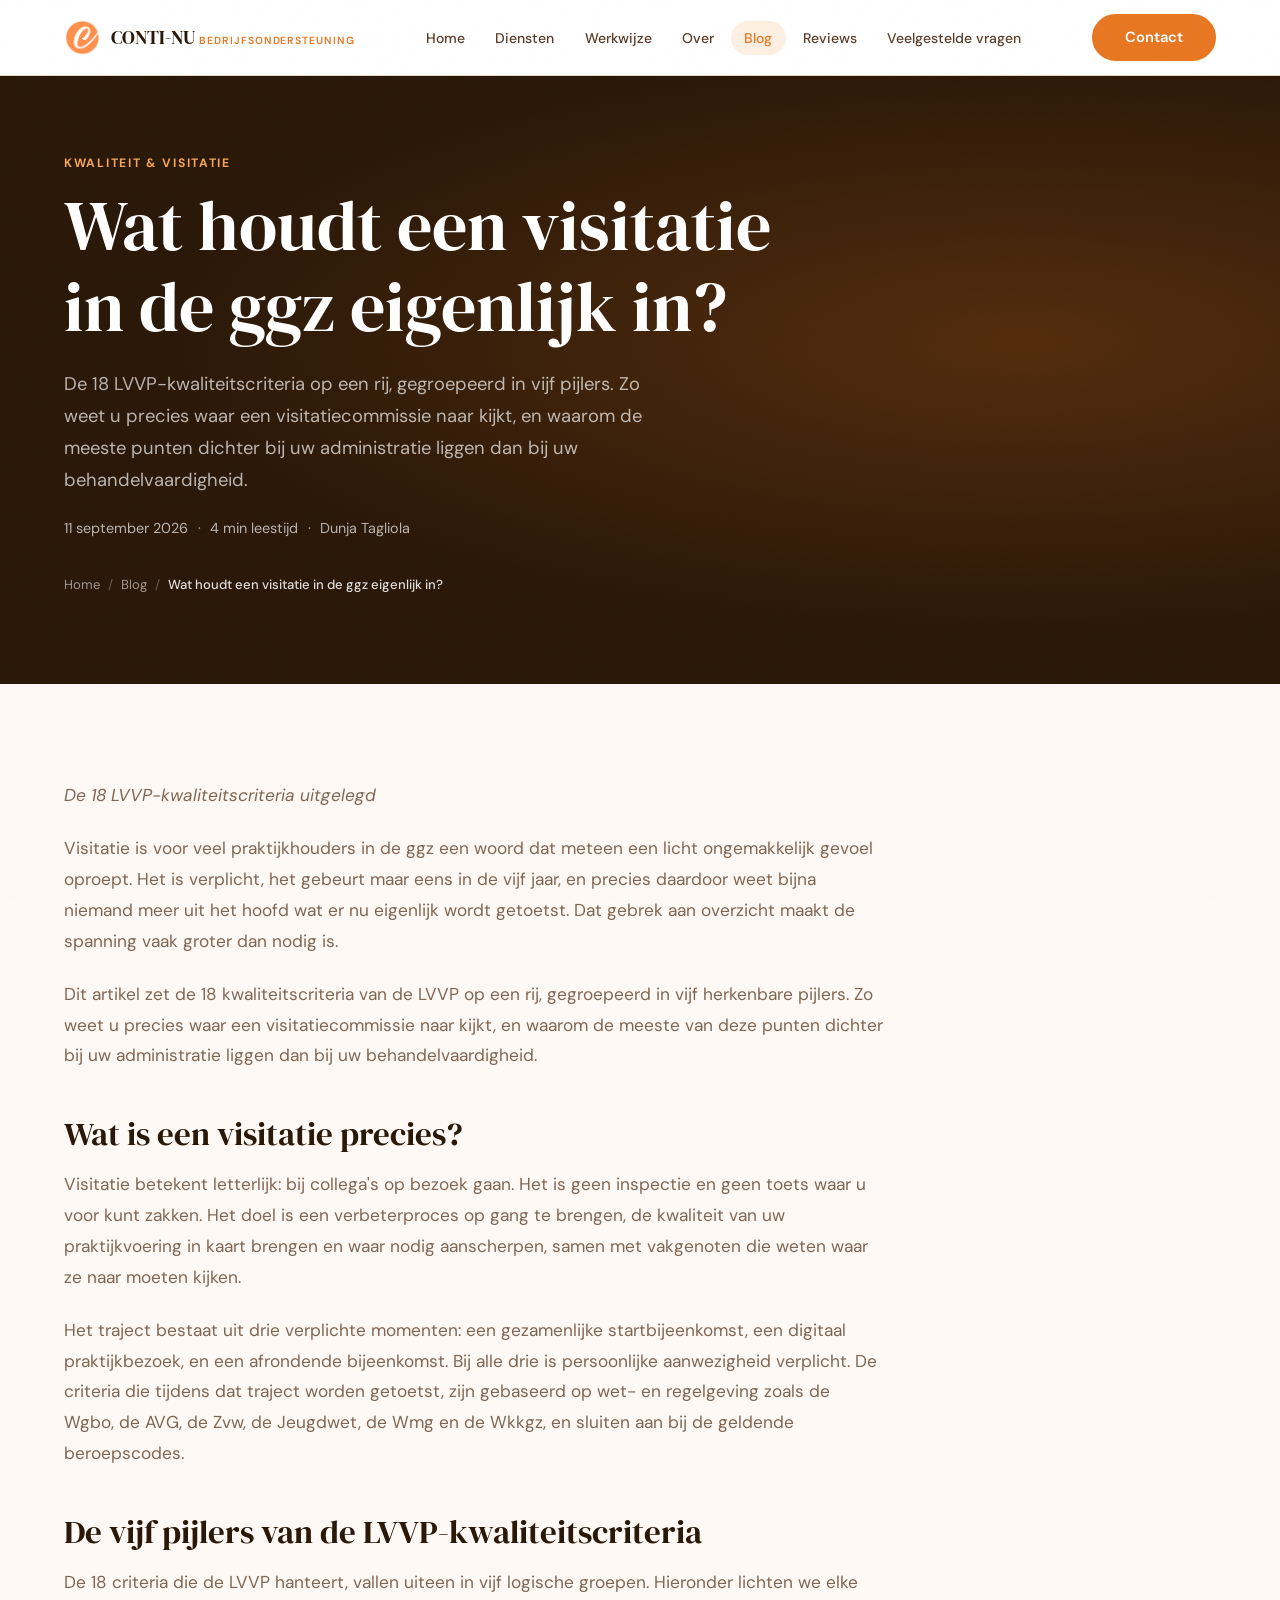
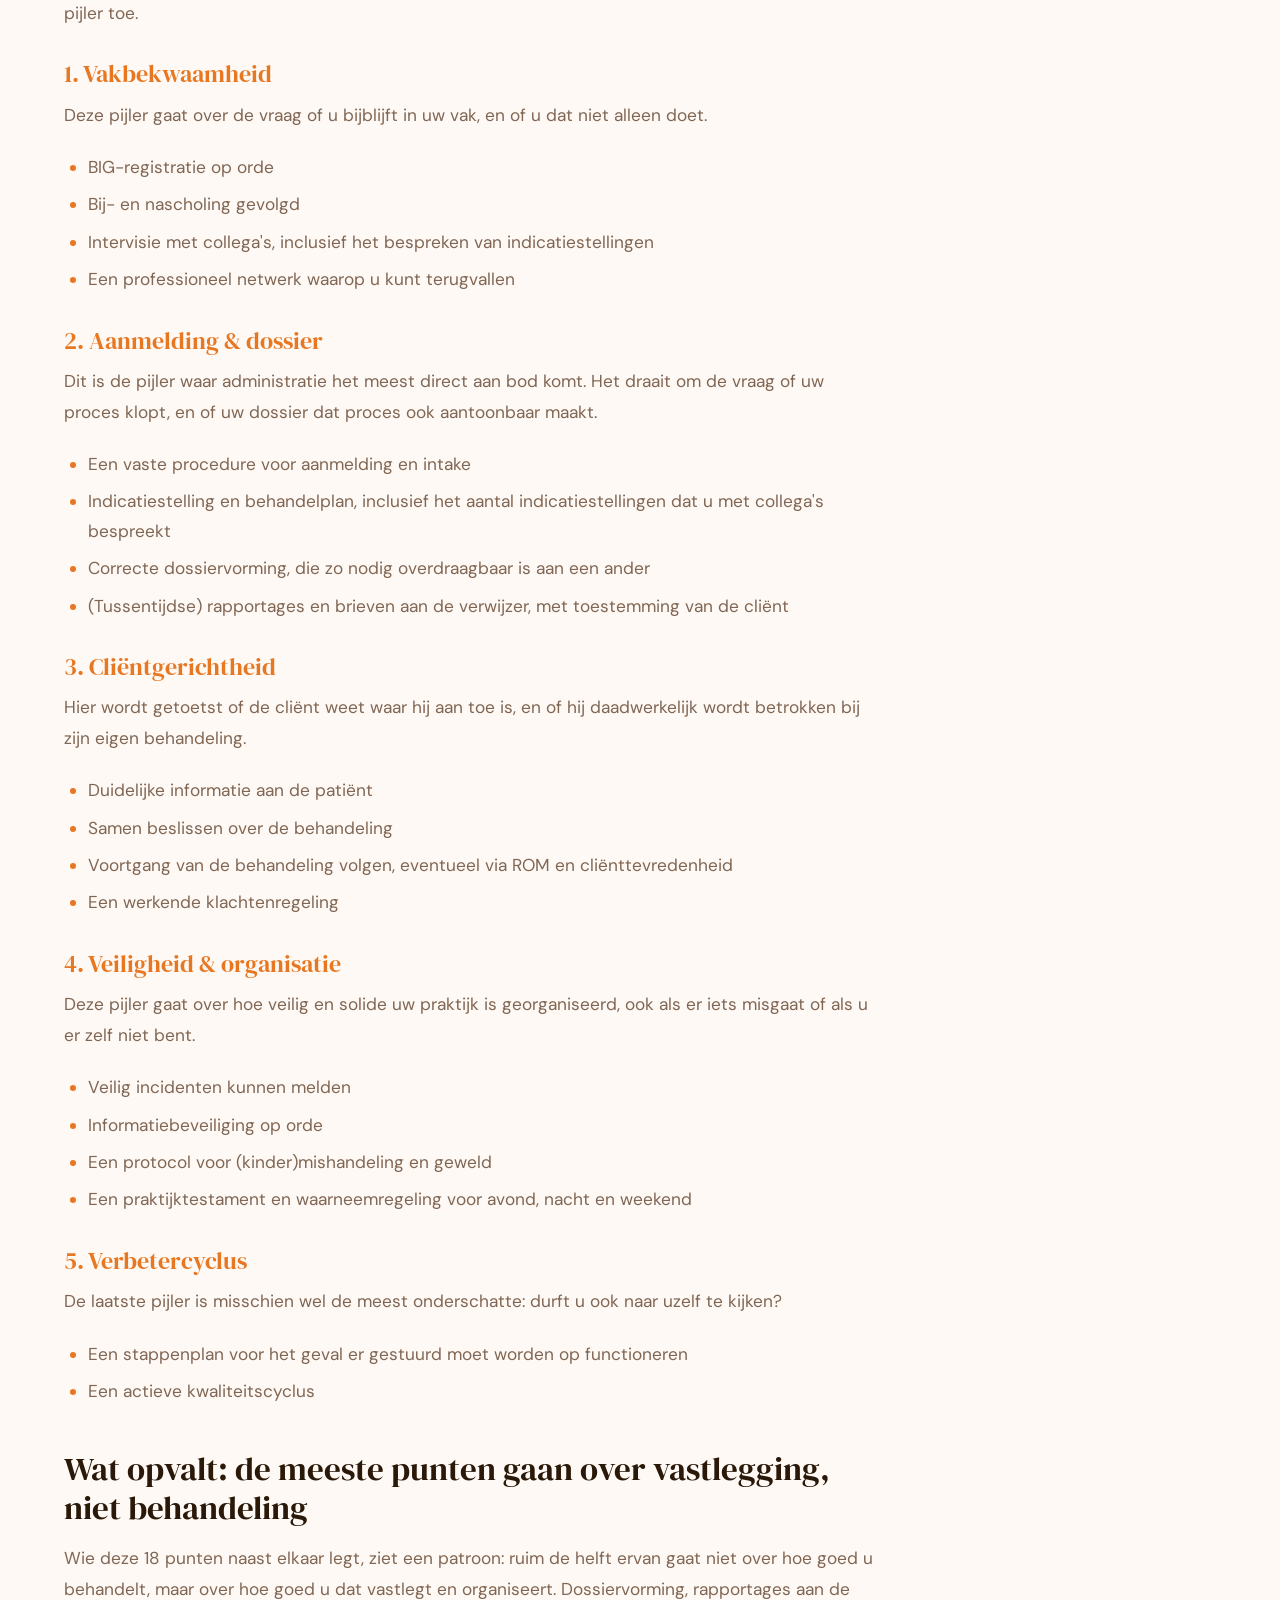
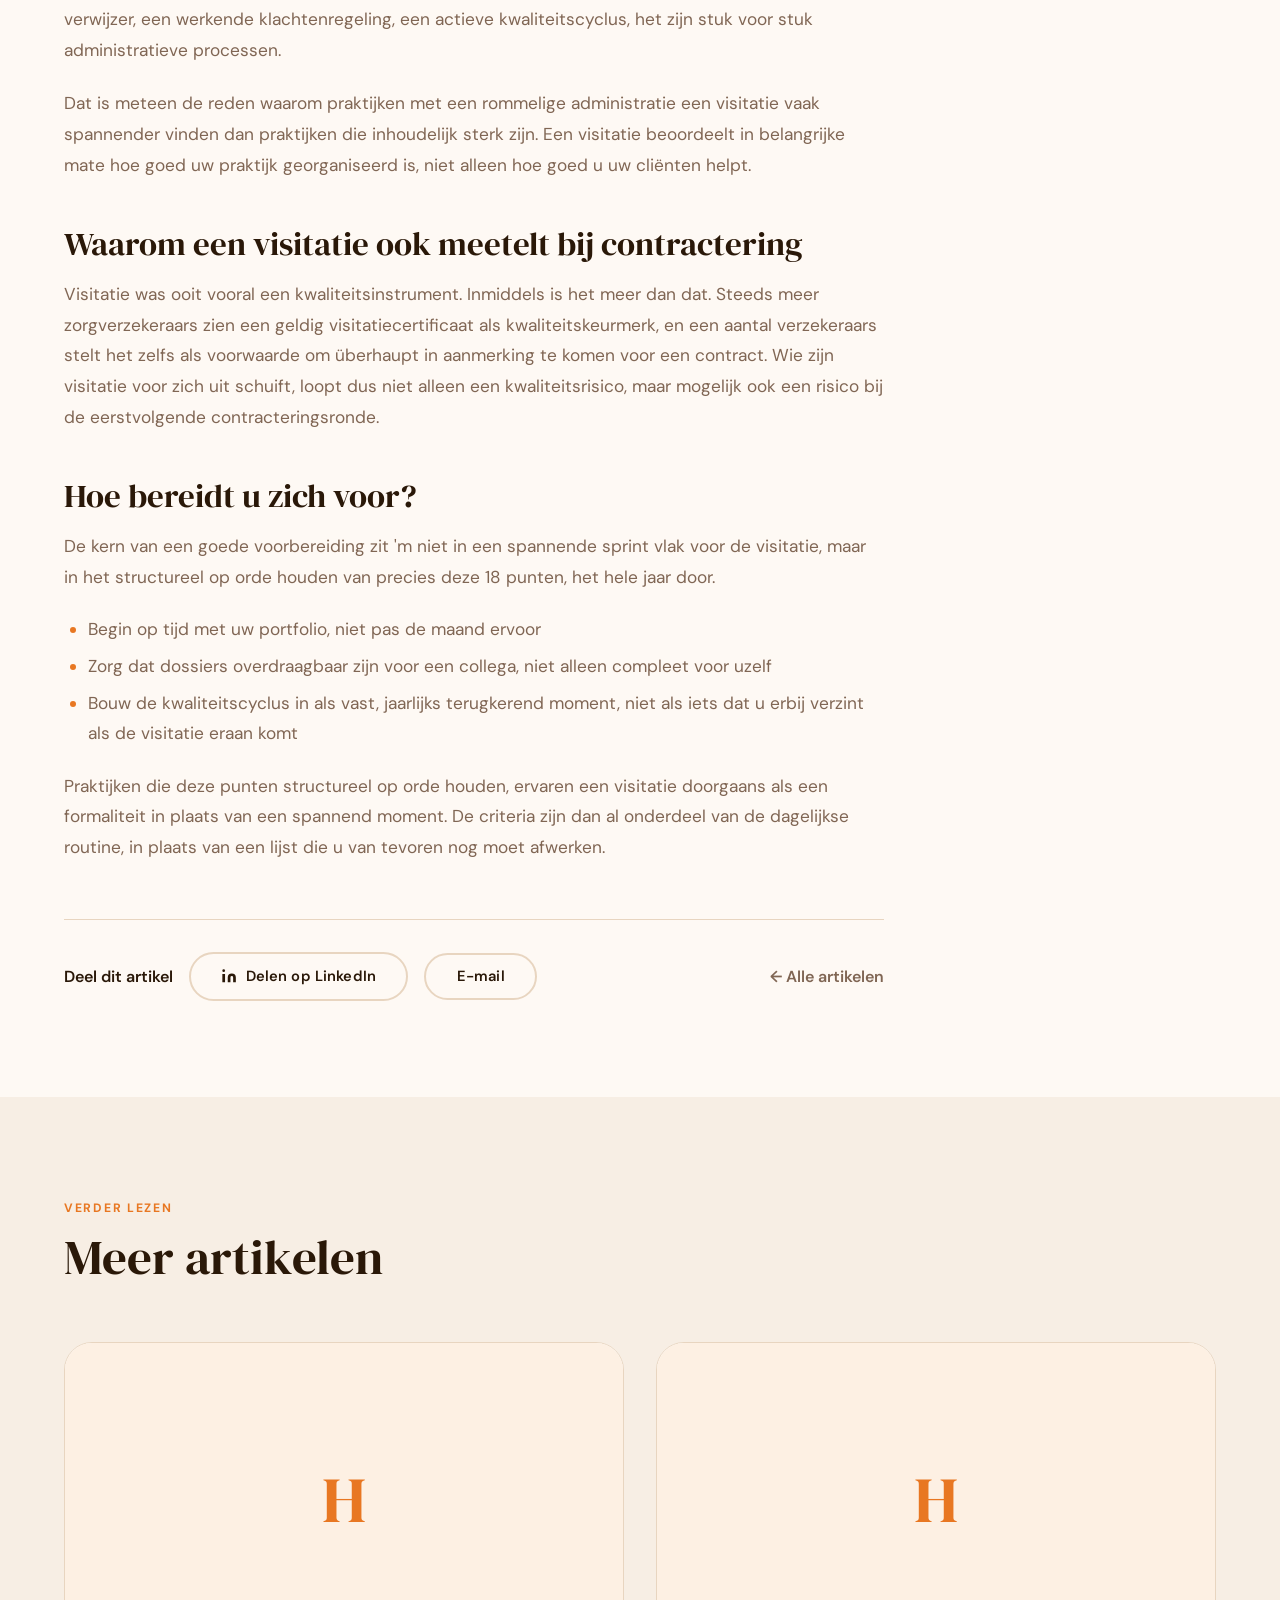
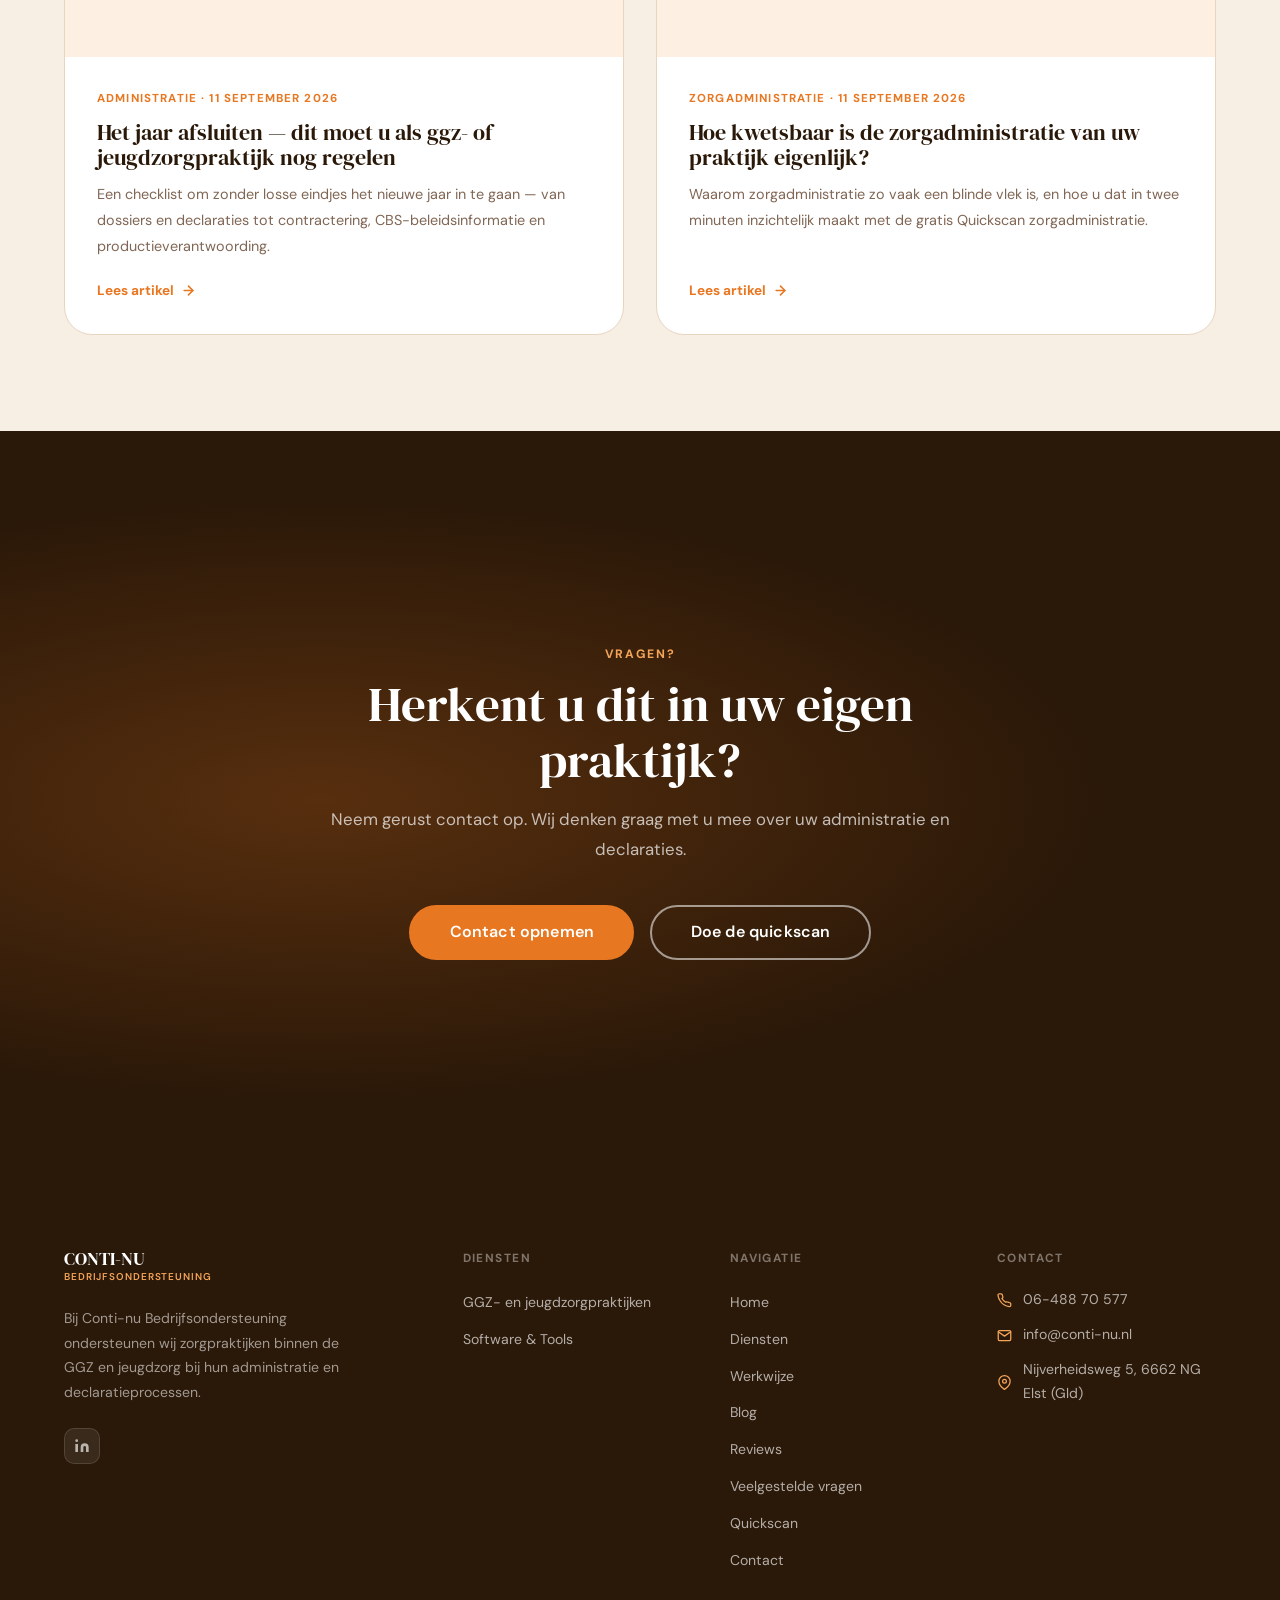
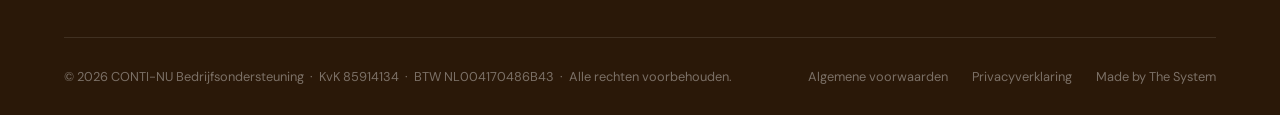
<file: blog/visitatie-lvvp-kwaliteitscriteria.html>
<!DOCTYPE html>
<html lang="nl">
<head>
  <!-- Google tag (gtag.js) -->
  <script async src="https://www.googletagmanager.com/gtag/js?id=G-SYHV2LSK1V"></script>
  <script>
    window.dataLayer = window.dataLayer || [];
    function gtag(){dataLayer.push(arguments);}
    gtag('js', new Date());

    gtag('config', 'G-SYHV2LSK1V');
  </script>
  <!-- Microsoft Clarity -->
  <script type="text/javascript">
    (function(c,l,a,r,i,t,y){
        c[a]=c[a]||function(){(c[a].q=c[a].q||[]).push(arguments)};
        t=l.createElement(r);t.async=1;t.src="https://www.clarity.ms/tag/"+i;
        y=l.getElementsByTagName(r)[0];y.parentNode.insertBefore(t,y);
    })(window, document, "clarity", "script", "xyp3sotoki");
  </script>
  <meta charset="UTF-8">
  <meta name="viewport" content="width=device-width, initial-scale=1.0">
  <title>Wat houdt een visitatie in de ggz eigenlijk in? | CONTI-NU Bedrijfsondersteuning</title>
  <meta name="description" content="De 18 LVVP-kwaliteitscriteria op een rij, gegroepeerd in vijf pijlers. Zo weet u precies waar een visitatiecommissie naar kijkt, en waarom de meeste punten dichter bij uw administratie liggen dan bij uw behandelvaardigheid.">
  <meta name="keywords" content="visitatie, LVVP, kwaliteitscriteria, GGZ, jeugdzorg, contractering, zorgadministratie">
  <link rel="canonical" href="https://www.conti-nu.nl/blog/visitatie-lvvp-kwaliteitscriteria">
  <meta name="robots" content="index, follow">
  <link rel="icon" href="/Assets/favicon.png" type="image/png">
  <link rel="alternate" type="application/rss+xml" title="CONTI-NU Bedrijfsondersteuning blog" href="https://www.conti-nu.nl/blog/feed.xml">
  <meta property="og:type"        content="article">
  <meta property="og:url"         content="https://www.conti-nu.nl/blog/visitatie-lvvp-kwaliteitscriteria">
  <meta property="og:title"       content="Wat houdt een visitatie in de ggz eigenlijk in?">
  <meta property="og:description" content="De 18 LVVP-kwaliteitscriteria op een rij, gegroepeerd in vijf pijlers. Zo weet u precies waar een visitatiecommissie naar kijkt, en waarom de meeste punten dichter bij uw administratie liggen dan bij uw behandelvaardigheid.">
  <meta property="og:image"       content="https://www.conti-nu.nl/Assets/juichende-vrouw-768x422.jpg">
  <meta property="og:site_name"   content="CONTI-NU Bedrijfsondersteuning">
  <meta name="twitter:card"       content="summary_large_image">
  <meta property="article:published_time" content="2026-09-11">
  <meta property="article:author" content="Dunja Tagliola">
  <script type="application/ld+json">
{
  "@context": "https://schema.org",
  "@type": "BlogPosting",
  "headline": "Wat houdt een visitatie in de ggz eigenlijk in?",
  "description": "De 18 LVVP-kwaliteitscriteria op een rij, gegroepeerd in vijf pijlers. Zo weet u precies waar een visitatiecommissie naar kijkt, en waarom de meeste punten dichter bij uw administratie liggen dan bij uw behandelvaardigheid.",
  "url": "https://www.conti-nu.nl/blog/visitatie-lvvp-kwaliteitscriteria",
  "datePublished": "2026-09-11",
  "dateModified": "2026-09-11",
  "image": "https://www.conti-nu.nl/Assets/juichende-vrouw-768x422.jpg",
  "inLanguage": "nl-NL",
  "author": {
    "@type": "Person",
    "name": "Dunja Tagliola"
  },
  "publisher": {
    "@type": "Organization",
    "name": "CONTI-NU Bedrijfsondersteuning",
    "url": "https://www.conti-nu.nl/",
    "logo": {
      "@type": "ImageObject",
      "url": "https://www.conti-nu.nl/Assets/favicon.png"
    }
  },
  "mainEntityOfPage": "https://www.conti-nu.nl/blog/visitatie-lvvp-kwaliteitscriteria"
}
  </script>
  <link rel="stylesheet" href="/css/style.css">
</head>
<body>

<!-- ═══ NAV ═══ -->
<nav class="nav" id="nav" role="navigation" aria-label="Hoofdnavigatie">
  <div class="nav-inner">
    <a href="/" class="nav-logo" aria-label="CONTI-NU - Home">
      <img src="/Assets/favicon.png" alt="" class="nav-logo-mark" aria-hidden="true">
      <div class="nav-logo-text">
        <span class="nav-logo-name">CONTI-NU</span>
        <span class="nav-logo-sub">Bedrijfsondersteuning</span>
      </div>
    </a>
    <ul class="nav-links" role="list">
      <li><a href="/"     class="nav-link">Home</a></li>
      <li><a href="/diensten"  class="nav-link">Diensten</a></li>
      <li><a href="/werkwijze" class="nav-link">Werkwijze</a></li>
      <li><a href="/over"      class="nav-link">Over</a></li>
      <li><a href="/blog"    class="nav-link active">Blog</a></li>
      <li><a href="/reviews" class="nav-link">Reviews</a></li>
      <li><a href="/veelgestelde-vragen" class="nav-link">Veelgestelde vragen</a></li>
    </ul>
    <a href="/contact" class="btn btn-primary nav-cta">Contact</a>
    <button class="nav-hamburger" id="hamburger" aria-label="Menu openen" aria-expanded="false">
      <span></span><span></span><span></span>
    </button>
  </div>
</nav>
<nav class="mobile-menu" id="mobile-menu">
  <a href="/"     class="nav-link">Home</a>
  <a href="/diensten"  class="nav-link">Diensten</a>
  <a href="/werkwijze" class="nav-link">Werkwijze</a>
  <a href="/over"      class="nav-link">Over</a>
  <a href="/blog"    class="nav-link active">Blog</a>
  <a href="/reviews" class="nav-link">Reviews</a>
  <a href="/veelgestelde-vragen" class="nav-link">Veelgestelde vragen</a>
  <a href="/contact"   class="btn btn-primary">Contact opnemen</a>
</nav>
<!-- ═══ PAGE HERO ═══ -->
<header class="page-hero">
  <div class="page-hero-inner">
    <span class="eyebrow">Kwaliteit &amp; Visitatie</span>
    <h1>Wat houdt een visitatie in de ggz eigenlijk in?</h1>
    <p class="lead">De 18 LVVP-kwaliteitscriteria op een rij, gegroepeerd in vijf pijlers. Zo weet u precies waar een visitatiecommissie naar kijkt, en waarom de meeste punten dichter bij uw administratie liggen dan bij uw behandelvaardigheid.</p>
    <p class="post-meta">
      <time datetime="2026-09-11">11 september 2026</time>
      <span aria-hidden="true">&middot;</span> 4 min leestijd
      <span aria-hidden="true">&middot;</span> Dunja Tagliola
    </p>
    <nav class="breadcrumb" aria-label="Kruimelpad">
      <a href="/">Home</a>
      <span class="breadcrumb-sep" aria-hidden="true">/</span>
      <a href="/blog">Blog</a>
      <span class="breadcrumb-sep" aria-hidden="true">/</span>
      <strong class="breadcrumb-current" aria-current="page">Wat houdt een visitatie in de ggz eigenlijk in?</strong>
    </nav>
  </div>
</header>

<main>

<!-- ═══ ARTIKEL ═══ -->
<article class="section post" aria-labelledby="post-title">
  <div class="container">
    <div class="post-container">
    <div class="post-body">
<p><em>De 18 LVVP-kwaliteitscriteria uitgelegd</em></p>
<p>Visitatie is voor veel praktijkhouders in de ggz een woord dat meteen een licht ongemakkelijk gevoel oproept. Het is verplicht, het gebeurt maar eens in de vijf jaar, en precies daardoor weet bijna niemand meer uit het hoofd wat er nu eigenlijk wordt getoetst. Dat gebrek aan overzicht maakt de spanning vaak groter dan nodig is.</p>
<p>Dit artikel zet de 18 kwaliteitscriteria van de LVVP op een rij, gegroepeerd in vijf herkenbare pijlers. Zo weet u precies waar een visitatiecommissie naar kijkt, en waarom de meeste van deze punten dichter bij uw administratie liggen dan bij uw behandelvaardigheid.</p>
<h2 id="wat-is-een-visitatie-precies">Wat is een visitatie precies?</h2>
<p>Visitatie betekent letterlijk: bij collega's op bezoek gaan. Het is geen inspectie en geen toets waar u voor kunt zakken. Het doel is een verbeterproces op gang te brengen, de kwaliteit van uw praktijkvoering in kaart brengen en waar nodig aanscherpen, samen met vakgenoten die weten waar ze naar moeten kijken.</p>
<p>Het traject bestaat uit drie verplichte momenten: een gezamenlijke startbijeenkomst, een digitaal praktijkbezoek, en een afrondende bijeenkomst. Bij alle drie is persoonlijke aanwezigheid verplicht. De criteria die tijdens dat traject worden getoetst, zijn gebaseerd op wet- en regelgeving zoals de Wgbo, de AVG, de Zvw, de Jeugdwet, de Wmg en de Wkkgz, en sluiten aan bij de geldende beroepscodes.</p>
<h2 id="de-vijf-pijlers-van-de-lvvp-kwaliteitscriteria">De vijf pijlers van de LVVP-kwaliteitscriteria</h2>
<p>De 18 criteria die de LVVP hanteert, vallen uiteen in vijf logische groepen. Hieronder lichten we elke pijler toe.</p>
<h3 id="1-vakbekwaamheid">1. Vakbekwaamheid</h3>
<p>Deze pijler gaat over de vraag of u bijblijft in uw vak, en of u dat niet alleen doet.</p>
<ul>
<li>BIG-registratie op orde</li>
<li>Bij- en nascholing gevolgd</li>
<li>Intervisie met collega's, inclusief het bespreken van indicatiestellingen</li>
<li>Een professioneel netwerk waarop u kunt terugvallen</li>
</ul>
<h3 id="2-aanmelding-dossier">2. Aanmelding &amp; dossier</h3>
<p>Dit is de pijler waar administratie het meest direct aan bod komt. Het draait om de vraag of uw proces klopt, en of uw dossier dat proces ook aantoonbaar maakt.</p>
<ul>
<li>Een vaste procedure voor aanmelding en intake</li>
<li>Indicatiestelling en behandelplan, inclusief het aantal indicatiestellingen dat u met collega's bespreekt</li>
<li>Correcte dossiervorming, die zo nodig overdraagbaar is aan een ander</li>
<li>(Tussentijdse) rapportages en brieven aan de verwijzer, met toestemming van de cliënt</li>
</ul>
<h3 id="3-clientgerichtheid">3. Cliëntgerichtheid</h3>
<p>Hier wordt getoetst of de cliënt weet waar hij aan toe is, en of hij daadwerkelijk wordt betrokken bij zijn eigen behandeling.</p>
<ul>
<li>Duidelijke informatie aan de patiënt</li>
<li>Samen beslissen over de behandeling</li>
<li>Voortgang van de behandeling volgen, eventueel via ROM en cliënttevredenheid</li>
<li>Een werkende klachtenregeling</li>
</ul>
<h3 id="4-veiligheid-organisatie">4. Veiligheid &amp; organisatie</h3>
<p>Deze pijler gaat over hoe veilig en solide uw praktijk is georganiseerd, ook als er iets misgaat of als u er zelf niet bent.</p>
<ul>
<li>Veilig incidenten kunnen melden</li>
<li>Informatiebeveiliging op orde</li>
<li>Een protocol voor (kinder)mishandeling en geweld</li>
<li>Een praktijktestament en waarneemregeling voor avond, nacht en weekend</li>
</ul>
<h3 id="5-verbetercyclus">5. Verbetercyclus</h3>
<p>De laatste pijler is misschien wel de meest onderschatte: durft u ook naar uzelf te kijken?</p>
<ul>
<li>Een stappenplan voor het geval er gestuurd moet worden op functioneren</li>
<li>Een actieve kwaliteitscyclus</li>
</ul>
<h2 id="wat-opvalt-de-meeste-punten-gaan-over-vastlegging-niet-behandeling">Wat opvalt: de meeste punten gaan over vastlegging, niet behandeling</h2>
<p>Wie deze 18 punten naast elkaar legt, ziet een patroon: ruim de helft ervan gaat niet over hoe goed u behandelt, maar over hoe goed u dat vastlegt en organiseert. Dossiervorming, rapportages aan de verwijzer, een werkende klachtenregeling, een actieve kwaliteitscyclus, het zijn stuk voor stuk administratieve processen.</p>
<p>Dat is meteen de reden waarom praktijken met een rommelige administratie een visitatie vaak spannender vinden dan praktijken die inhoudelijk sterk zijn. Een visitatie beoordeelt in belangrijke mate hoe goed uw praktijk georganiseerd is, niet alleen hoe goed u uw cliënten helpt.</p>
<h2 id="waarom-een-visitatie-ook-meetelt-bij-contractering">Waarom een visitatie ook meetelt bij contractering</h2>
<p>Visitatie was ooit vooral een kwaliteitsinstrument. Inmiddels is het meer dan dat. Steeds meer zorgverzekeraars zien een geldig visitatiecertificaat als kwaliteitskeurmerk, en een aantal verzekeraars stelt het zelfs als voorwaarde om überhaupt in aanmerking te komen voor een contract. Wie zijn visitatie voor zich uit schuift, loopt dus niet alleen een kwaliteitsrisico, maar mogelijk ook een risico bij de eerstvolgende contracteringsronde.</p>
<h2 id="hoe-bereidt-u-zich-voor">Hoe bereidt u zich voor?</h2>
<p>De kern van een goede voorbereiding zit 'm niet in een spannende sprint vlak voor de visitatie, maar in het structureel op orde houden van precies deze 18 punten, het hele jaar door.</p>
<ul>
<li>Begin op tijd met uw portfolio, niet pas de maand ervoor</li>
<li>Zorg dat dossiers overdraagbaar zijn voor een collega, niet alleen compleet voor uzelf</li>
<li>Bouw de kwaliteitscyclus in als vast, jaarlijks terugkerend moment, niet als iets dat u erbij verzint als de visitatie eraan komt</li>
</ul>
<p>Praktijken die deze punten structureel op orde houden, ervaren een visitatie doorgaans als een formaliteit in plaats van een spannend moment. De criteria zijn dan al onderdeel van de dagelijkse routine, in plaats van een lijst die u van tevoren nog moet afwerken.</p>
    </div>
    <div class="post-share">
      <span>Deel dit artikel</span>
      <a class="btn btn-outline" href="https://www.linkedin.com/sharing/share-offsite/?url=https://www.conti-nu.nl/blog/visitatie-lvvp-kwaliteitscriteria" target="_blank" rel="noopener noreferrer">
        <svg viewBox="0 0 24 24" fill="currentColor" aria-hidden="true"><path d="M16 8a6 6 0 0 1 6 6v7h-4v-7a2 2 0 0 0-2-2 2 2 0 0 0-2 2v7h-4v-7a6 6 0 0 1 6-6zM2 9h4v12H2z"/><circle cx="4" cy="4" r="2"/></svg>
        Delen op LinkedIn
      </a>
      <a class="btn btn-outline" href="mailto:?subject=Wat houdt een visitatie in de ggz eigenlijk in?&amp;body=https://www.conti-nu.nl/blog/visitatie-lvvp-kwaliteitscriteria">E-mail</a>
      <a class="post-terug" href="/blog">&larr; Alle artikelen</a>
    </div>
    </div>
  </div>
</article>

<section class="section section-cream" aria-labelledby="meer-heading">
  <div class="container">
    <div class="section-header">
      <span class="eyebrow">Verder lezen</span>
      <h2 id="meer-heading">Meer artikelen</h2>
    </div>
    <div class="news-grid">
      <article class="news-card aos d1">
        <a href="/blog/jaareinde-checklist-ggz-jeugdzorg" class="news-card-img" aria-hidden="true" tabindex="-1"><div class="news-card-placeholder" aria-hidden="true">H</div></a>
        <div class="news-card-body">
          <div class="news-card-cat">Administratie &middot; <time datetime="2026-09-11">11 september 2026</time></div>
          <h3><a href="/blog/jaareinde-checklist-ggz-jeugdzorg">Het jaar afsluiten — dit moet u als ggz- of jeugdzorgpraktijk nog regelen</a></h3>
          <p>Een checklist om zonder losse eindjes het nieuwe jaar in te gaan — van dossiers en declaraties tot contractering, CBS-beleidsinformatie en productieverantwoording.</p>
          <a href="/blog/jaareinde-checklist-ggz-jeugdzorg" class="news-card-cta">Lees artikel <svg viewBox="0 0 24 24" fill="none" stroke="currentColor" stroke-width="2.5" stroke-linecap="round" stroke-linejoin="round" aria-hidden="true"><line x1="5" y1="12" x2="19" y2="12"/><polyline points="12 5 19 12 12 19"/></svg></a>
        </div>
      </article>
      <article class="news-card aos d2">
        <a href="/blog/kwetsbare-zorgadministratie-quickscan" class="news-card-img" aria-hidden="true" tabindex="-1"><div class="news-card-placeholder" aria-hidden="true">H</div></a>
        <div class="news-card-body">
          <div class="news-card-cat">Zorgadministratie &middot; <time datetime="2026-09-11">11 september 2026</time></div>
          <h3><a href="/blog/kwetsbare-zorgadministratie-quickscan">Hoe kwetsbaar is de zorgadministratie van uw praktijk eigenlijk?</a></h3>
          <p>Waarom zorgadministratie zo vaak een blinde vlek is, en hoe u dat in twee minuten inzichtelijk maakt met de gratis Quickscan zorgadministratie.</p>
          <a href="/blog/kwetsbare-zorgadministratie-quickscan" class="news-card-cta">Lees artikel <svg viewBox="0 0 24 24" fill="none" stroke="currentColor" stroke-width="2.5" stroke-linecap="round" stroke-linejoin="round" aria-hidden="true"><line x1="5" y1="12" x2="19" y2="12"/><polyline points="12 5 19 12 12 19"/></svg></a>
        </div>
      </article>
    </div>
  </div>
</section>

<!-- ═══ CTA ═══ -->
<section class="cta-section section" aria-labelledby="cta-blog">
  <div class="cta-inner">
    <span class="eyebrow eyebrow-light">Vragen?</span>
    <h2 id="cta-blog">Herkent u dit in uw eigen praktijk?</h2>
    <p>Neem gerust contact op. Wij denken graag met u mee over uw administratie en declaraties.</p>
    <div class="cta-actions">
      <a href="/contact" class="btn btn-primary btn-lg">Contact opnemen</a>
      <a href="/quickscan" class="btn btn-white-outline btn-lg">Doe de quickscan</a>
    </div>
  </div>
</section>

</main>

<!-- ═══ FOOTER ═══ -->
<footer class="footer" role="contentinfo">
  <div class="container">
    <div class="footer-grid">
      <div class="footer-brand">
        <div class="footer-logo">

          <div><div class="footer-logo-name">CONTI-NU</div><div class="footer-logo-sub">Bedrijfsondersteuning</div></div>
        </div>
        <p>Bij Conti-nu Bedrijfsondersteuning ondersteunen wij zorgpraktijken binnen de GGZ en jeugdzorg bij hun administratie en declaratieprocessen.</p>
        <div class="footer-social">
          <a href="https://www.linkedin.com/company/conti-nu/" class="footer-social-link" target="_blank" rel="noopener noreferrer" aria-label="LinkedIn">
            <svg viewBox="0 0 24 24" fill="currentColor" aria-hidden="true"><path d="M16 8a6 6 0 0 1 6 6v7h-4v-7a2 2 0 0 0-2-2 2 2 0 0 0-2 2v7h-4v-7a6 6 0 0 1 6-6zM2 9h4v12H2z"/><circle cx="4" cy="4" r="2"/></svg>
          </a>
        </div>
      </div>
      <div>
        <div class="footer-col-title">Diensten</div>
        <ul class="footer-links">
          <li><a href="/diensten#ggz"     class="footer-link">GGZ- en jeugdzorgpraktijken</a></li>
          <li><a href="/diensten#software" class="footer-link">Software &amp; Tools</a></li>
        </ul>
      </div>
      <div>
        <div class="footer-col-title">Navigatie</div>
        <ul class="footer-links">
          <li><a href="/"     class="footer-link">Home</a></li>
          <li><a href="/diensten"  class="footer-link">Diensten</a></li>
          <li><a href="/werkwijze" class="footer-link">Werkwijze</a></li>
          <li><a href="/blog"      class="footer-link">Blog</a></li>
          <li><a href="/reviews" class="footer-link">Reviews</a></li>
          <li><a href="/veelgestelde-vragen" class="footer-link">Veelgestelde vragen</a></li>
          <li><a href="/quickscan" class="footer-link">Quickscan</a></li>
          <li><a href="/contact"   class="footer-link">Contact</a></li>
        </ul>
      </div>
      <div>
        <div class="footer-col-title">Contact</div>
        <div class="footer-contact-row">
          <svg viewBox="0 0 24 24" fill="none" stroke="currentColor" stroke-width="2" stroke-linecap="round" stroke-linejoin="round" aria-hidden="true"><path d="M22 16.92v3a2 2 0 0 1-2.18 2 19.79 19.79 0 0 1-8.63-3.07A19.5 19.5 0 0 1 4.69 12a19.79 19.79 0 0 1-3.07-8.67A2 2 0 0 1 3.6 1.27h3a2 2 0 0 1 2 1.72c.127.96.361 1.903.7 2.81a2 2 0 0 1-.45 2.11L7.91 8.85a16 16 0 0 0 6 6l1.27-.64a2 2 0 0 1 2.11.45c.907.339 1.85.573 2.81.7A2 2 0 0 1 22 16.92z"/></svg>
          <a href="tel:+31648870577">06-488 70 577</a>
        </div>
        <div class="footer-contact-row">
          <svg viewBox="0 0 24 24" fill="none" stroke="currentColor" stroke-width="2" stroke-linecap="round" stroke-linejoin="round" aria-hidden="true"><path d="M4 4h16c1.1 0 2 .9 2 2v12c0 1.1-.9 2-2 2H4c-1.1 0-2-.9-2-2V6c0-1.1.9-2 2-2z"/><polyline points="22,6 12,13 2,6"/></svg>
          <a href="mailto:info@conti-nu.nl">info@conti-nu.nl</a>
        </div>
        <div class="footer-contact-row">
          <svg viewBox="0 0 24 24" fill="none" stroke="currentColor" stroke-width="2" stroke-linecap="round" stroke-linejoin="round" aria-hidden="true"><path d="M21 10c0 7-9 13-9 13s-9-6-9-13a9 9 0 0 1 18 0z"/><circle cx="12" cy="10" r="3"/></svg>
          <a href="https://maps.google.com/?q=Nijverheidsweg+5,+6662+NG+Elst" target="_blank" rel="noopener noreferrer">Nijverheidsweg 5, 6662&nbsp;NG&nbsp; Elst (Gld)</a>
        </div>
      </div>
    </div>
    <div class="footer-bottom">
      <span class="footer-bottom-copy">&copy; 2026 CONTI-NU Bedrijfsondersteuning &nbsp;&middot;&nbsp; KvK 85914134 &nbsp;&middot;&nbsp; BTW NL004170486B43 &nbsp;&middot;&nbsp; Alle rechten voorbehouden.</span>
      <div class="footer-bottom-links"><a href="/algemene-voorwaarden">Algemene voorwaarden</a>
        <a href="/privacyverklaring">Privacyverklaring</a><a href="https://thesystem.nl" target="_blank" rel="noopener">Made by The System</a></div>
    </div>
  </div>
</footer>

<button class="back-to-top" id="back-to-top" aria-label="Terug naar boven">
  <svg viewBox="0 0 24 24" fill="none" stroke="currentColor" stroke-width="2.5" stroke-linecap="round" stroke-linejoin="round" aria-hidden="true"><polyline points="18 15 12 9 6 15"/></svg>
</button>

<script>
(function(){
  const nav=document.getElementById('nav'),btt=document.getElementById('back-to-top');
  window.addEventListener('scroll',()=>{nav.classList.toggle('scrolled',window.scrollY>20);btt.classList.toggle('visible',window.scrollY>400);},{passive:true});
  const ham=document.getElementById('hamburger'),mob=document.getElementById('mobile-menu');
  ham.addEventListener('click',()=>{const o=mob.classList.toggle('open');ham.classList.toggle('open',o);ham.setAttribute('aria-expanded',o);document.body.style.overflow=o?'hidden':'';});
  mob.querySelectorAll('a').forEach(a=>a.addEventListener('click',()=>{mob.classList.remove('open');ham.classList.remove('open');ham.setAttribute('aria-expanded','false');document.body.style.overflow='';}));
  const obs=new IntersectionObserver(entries=>entries.forEach(e=>{if(e.isIntersecting)e.target.classList.add('visible');}),{threshold:0.1});
  document.querySelectorAll('.aos,.aos-left,.aos-right,.aos-scale').forEach(el=>obs.observe(el));
  /* Vangnet: in embedded previews (vaste-hoogte iframe, geen scroll) vuurt de
     IntersectionObserver niet voor content onder de vouw. Reveal die kort na load
     alsnog — geen zichtbaar effect op de live site (onder-de-vouw zie je daar pas
     bij scrollen, en dan is 'visible' al gezet). */
  window.addEventListener('load',function(){setTimeout(function(){document.querySelectorAll('.aos,.aos-left,.aos-right,.aos-scale').forEach(function(el){el.classList.add('visible');});},1200);});
  btt.addEventListener('click',()=>window.scrollTo({top:0,behavior:'smooth'}));
})();
</script>
</body>
</html>
</file>
<file: css/style.css>
/* ================================================
   CONTI-NU BEDRIJFSONDERSTEUNING — Design System
   Warm Dutch Editorial Premium
   Fonts: DM Serif Display + DM Sans
   ================================================ */

@import url('https://fonts.googleapis.com/css2?family=DM+Serif+Display:ital@0;1&family=DM+Sans:ital,opsz,wght@0,9..40,300;0,9..40,400;0,9..40,500;0,9..40,600;0,9..40,700;1,9..40,400&display=swap');

/* ── Design Tokens ────────────────────────────── */
:root {
  --orange:        #E87722;
  --orange-dark:   #C4611A;
  --orange-light:  #F5A558;
  --orange-pale:   #FDF0E3;
  --cream:         #FEF9F4;
  --cream-mid:     #F7EEE4;
  --cream-dark:    #EFE0CC;
  --brown:         #2A1808;
  --brown-mid:     #5A3B26;
  --brown-light:   #9A7360;
  --text:          #2A1808;
  --text-muted:    #806654;
  --border:        #E8D5C0;
  --white:         #FFFFFF;

  --sh-sm:  0 2px 12px rgba(42,24,8,.06);
  --sh:     0 4px 24px rgba(42,24,8,.09);
  --sh-md:  0 8px 40px rgba(42,24,8,.13);
  --sh-lg:  0 16px 64px rgba(42,24,8,.18);

  --r-xs:   6px;
  --r-sm:   10px;
  --r:      14px;
  --r-lg:   20px;
  --r-xl:   28px;
  --r-2xl:  40px;
  --r-full: 9999px;

  --font-d: 'DM Serif Display', Georgia, 'Times New Roman', serif;
  --font-b: 'DM Sans', -apple-system, BlinkMacSystemFont, sans-serif;

  --t:      all 0.28s ease;
  --t-slow: all 0.5s ease;

  --max-w:     1200px;
  --nav-h:     76px;
}

/* ── Reset ────────────────────────────────────── */
*,*::before,*::after { box-sizing: border-box; margin: 0; padding: 0; }
html { scroll-behavior: smooth; font-size: 16px; }
body {
  font-family: var(--font-b);
  color: var(--text);
  background: var(--cream);
  line-height: 1.7;
  overflow-x: hidden;
  -webkit-font-smoothing: antialiased;
  -moz-osx-font-smoothing: grayscale;
}
img { max-width: 100%; height: auto; display: block; }
a { text-decoration: none; color: inherit; transition: var(--t); }
ul, ol { list-style: none; }
button { font-family: var(--font-b); cursor: pointer; }

/* Grain texture overlay */
body::after {
  content: '';
  position: fixed; inset: 0;
  pointer-events: none;
  z-index: 9999;
  opacity: .35;
  background-image: url("data:image/svg+xml,%3Csvg xmlns='http://www.w3.org/2000/svg' width='300' height='300'%3E%3Cfilter id='n'%3E%3CfeTurbulence type='fractalNoise' baseFrequency='.85' numOctaves='4' stitchTiles='stitch'/%3E%3C/filter%3E%3Crect width='100%25' height='100%25' filter='url(%23n)' opacity='.04'/%3E%3C/svg%3E");
}

/* ── Typography ───────────────────────────────── */
h1,h2,h3,h4,h5,h6 {
  font-family: var(--font-d);
  font-weight: 400;
  line-height: 1.15;
  color: var(--brown);
}
h1 { font-size: clamp(2.6rem, 5.5vw, 4.75rem); }
h2 { font-size: clamp(2rem,   3.8vw, 3.2rem);  }
h3 { font-size: clamp(1.4rem, 2.5vw, 2rem);    }
h4 { font-size: clamp(1.1rem, 1.8vw, 1.35rem); }
p  { line-height: 1.78; color: var(--text-muted); }
strong { font-weight: 600; color: var(--brown); }

.lead {
  font-size: 1.15rem;
  line-height: 1.75;
  color: var(--text-muted);
}

/* ── Layout ───────────────────────────────────── */
.container { max-width: var(--max-w); margin: 0 auto; padding: 0 1.5rem; }

.section     { padding: 6rem 0; }
.section-sm  { padding: 4rem 0; }
.section-lg  { padding: 9rem 0; }

.section-dark {
  background: var(--brown);
}
.section-dark h1,.section-dark h2,.section-dark h3,.section-dark h4 { color: var(--white); }
.section-dark p { color: rgba(255,255,255,.68); }

.section-cream { background: var(--cream-mid); }

.grid-2 { display: grid; grid-template-columns: repeat(2,1fr); gap: 2rem; }
.grid-3 { display: grid; grid-template-columns: repeat(3,1fr); gap: 2rem; }
.grid-4 { display: grid; grid-template-columns: repeat(4,1fr); gap: 1.5rem; }

/* ── Section Header ───────────────────────────── */
.section-header { margin-bottom: 3.5rem; }
.section-header.center { text-align: center; max-width: 640px; margin-inline: auto; }

.eyebrow {
  display: inline-block;
  font-size: .76rem; font-weight: 700;
  letter-spacing: .14em; text-transform: uppercase;
  color: var(--orange);
  margin-bottom: .75rem;
}
.eyebrow-light { color: var(--orange-light); }

/* ── Buttons ──────────────────────────────────── */
.btn {
  display: inline-flex; align-items: center; gap: .5rem;
  padding: .9rem 1.9rem;
  font-family: var(--font-b); font-size: .92rem; font-weight: 600;
  letter-spacing: .01em;
  border-radius: var(--r-full);
  border: 2px solid transparent;
  cursor: pointer;
  transition: var(--t);
  white-space: nowrap;
  line-height: 1;
}
.btn svg { width: 1.1em; height: 1.1em; flex-shrink: 0; }

.btn-primary {
  background: var(--orange); color: var(--white); border-color: var(--orange);
}
.btn-primary:hover {
  background: var(--orange-dark); border-color: var(--orange-dark);
  transform: translateY(-2px);
  box-shadow: 0 8px 24px rgba(232,119,34,.38);
}
.btn-outline {
  background: transparent; color: var(--brown); border-color: var(--border);
}
.btn-outline:hover {
  border-color: var(--orange); color: var(--orange);
  background: var(--orange-pale);
  transform: translateY(-2px);
}
.btn-white {
  background: var(--white); color: var(--orange); border-color: var(--white);
}
.btn-white:hover {
  background: var(--cream); transform: translateY(-2px);
  box-shadow: 0 8px 24px rgba(255,255,255,.28);
}
.btn-white-outline {
  background: transparent; color: var(--white); border-color: rgba(255,255,255,.55);
}
.btn-white-outline:hover {
  background: rgba(255,255,255,.1); border-color: var(--white);
}
.btn-lg { padding: 1.1rem 2.4rem; font-size: 1rem; }

/* ── Navigation ───────────────────────────────── */
.nav {
  position: fixed; top: 0; left: 0; right: 0; z-index: 100;
  height: var(--nav-h);
  background: #fff;
  border-bottom: 1px solid var(--border);
  transition: box-shadow .35s ease, height .35s ease;
}
.nav.scrolled {
  box-shadow: 0 2px 20px rgba(0,0,0,.08);
  height: calc(var(--nav-h) - 10px);
}
.nav-inner {
  max-width: var(--max-w); margin: 0 auto;
  padding: 0 1.5rem; height: 100%;
  display: flex; align-items: center; justify-content: space-between; gap: 2rem;
}
.nav-logo { flex-shrink: 0; display: flex; align-items: center; gap: .7rem; }
.nav-logo-mark {
  width: 36px; height: 36px;
  flex-shrink: 0;
}
.nav-logo-text { line-height: 1.15; }
.nav-logo-name { font-family: var(--font-d); font-size: 1.2rem; color: var(--brown); }
.nav-logo-sub  { font-size: .65rem; font-weight: 600; letter-spacing: .09em; text-transform: uppercase; color: var(--orange); }
.nav-links { display: flex; align-items: center; gap: .2rem; }
.nav-link {
  padding: .5rem .85rem;
  font-size: .875rem; font-weight: 500;
  color: var(--brown-mid);
  border-radius: var(--r-full);
  transition: var(--t);
}
.nav-link:hover, .nav-link.active { color: var(--orange); background: var(--orange-pale); }
.nav-cta { flex-shrink: 0; }

/* Hamburger */
.nav-hamburger {
  display: none; flex-direction: column; gap: 5px;
  cursor: pointer; padding: .5rem;
  border: none; background: none;
}
.nav-hamburger span {
  display: block; width: 23px; height: 2px;
  background: var(--brown); border-radius: 2px; transition: var(--t);
}
.nav-hamburger.open span:nth-child(1) { transform: translateY(7px) rotate(45deg); }
.nav-hamburger.open span:nth-child(2) { opacity: 0; }
.nav-hamburger.open span:nth-child(3) { transform: translateY(-7px) rotate(-45deg); }

/* Mobile menu */
.mobile-menu {
  display: none; position: fixed; inset: 0; z-index: 99;
  background: var(--cream);
  padding: calc(var(--nav-h) + 2rem) 1.5rem 2rem;
  flex-direction: column; gap: .5rem;
  overflow-y: auto;
}
.mobile-menu.open { display: flex; }
.mobile-menu .nav-link { font-size: 1.25rem; padding: .7rem 1rem; }
.mobile-menu .btn { margin-top: 1.25rem; justify-content: center; }

/* ── Page Hero ────────────────────────────────── */
.page-hero {
  padding-top: calc(var(--nav-h) + 4.5rem);
  padding-bottom: 5.5rem;
  background: var(--brown);
  position: relative; overflow: hidden;
}
.page-hero::before {
  content: '';
  position: absolute; inset: 0;
  background: radial-gradient(ellipse at 80% 50%, rgba(232,119,34,.22) 0%, transparent 60%);
}
.page-hero-inner {
  position: relative; z-index: 1;
  max-width: var(--max-w); margin: 0 auto; padding: 0 1.5rem;
}
.page-hero .eyebrow { color: var(--orange-light); margin-bottom: .75rem; }
.page-hero h1 { color: var(--white); max-width: 780px; }
.page-hero .lead { color: rgba(255,255,255,.68); max-width: 600px; margin-top: 1.25rem; }
.breadcrumb {
  display: flex; align-items: center; gap: .5rem; flex-wrap: wrap;
  margin-top: 2rem; font-size: .82rem;
}
.breadcrumb a { color: rgba(255,255,255,.55); }
.breadcrumb a:hover { color: var(--orange-light); }
.breadcrumb-sep { color: rgba(255,255,255,.3); }
.breadcrumb-current { color: rgba(255,255,255,.85); font-weight: 500; }

/* ── Card ─────────────────────────────────────── */
.card {
  background: var(--white);
  border: 1px solid var(--border);
  border-radius: var(--r-lg);
  padding: 2rem;
  transition: var(--t);
}
.card:hover {
  border-color: var(--orange-light);
  box-shadow: var(--sh-md);
  transform: translateY(-4px);
}
.card-icon {
  width: 50px; height: 50px; border-radius: var(--r);
  background: var(--orange-pale);
  display: flex; align-items: center; justify-content: center;
  color: var(--orange); margin-bottom: 1.25rem; flex-shrink: 0;
}
.card-icon svg { width: 22px; height: 22px; }

/* ── Hero (homepage) ──────────────────────────── */
.hero {
  min-height: 100svh;
  padding-top: var(--nav-h);
  background: var(--brown);
  position: relative; display: flex; align-items: center; overflow: hidden;
}
.hero-bg {
  position: absolute; inset: 0;
  background:
    radial-gradient(ellipse at 72% 38%, rgba(232,119,34,.22) 0%, transparent 52%),
    radial-gradient(ellipse at 18% 78%, rgba(232,119,34,.08) 0%, transparent 48%);
}
.hero-inner {
  position: relative; z-index: 1;
  max-width: var(--max-w); margin: 0 auto;
  padding: 5rem 1.5rem 6.5rem;
  display: grid; grid-template-columns: 1fr 1fr; gap: 4.5rem; align-items: center;
}
.hero-content .eyebrow { color: var(--orange-light); opacity:0; animation: fsUp .6s ease .18s forwards; }

.hero-title {
  color: var(--white); margin-bottom: 1.5rem;
  opacity: 0; animation: fsUp .65s ease .32s forwards;
}
.hero-title em { font-style: italic; color: var(--orange-light); }

.hero-text {
  color: rgba(255,255,255,.7); font-size: 1.08rem;
  max-width: 520px; margin-bottom: 2.5rem;
  opacity: 0; animation: fsUp .65s ease .48s forwards;
}
.hero-actions {
  display: flex; gap: 1rem; flex-wrap: wrap;
  opacity: 0; animation: fsUp .65s ease .64s forwards;
}

/* Hero card (quote) */
.hero-card {
  background: rgba(255,255,255,.07);
  border: 1px solid rgba(255,255,255,.14);
  border-radius: var(--r-xl);
  padding: 2.5rem; backdrop-filter: blur(12px);
  opacity: 0; animation: fsIn .7s ease .82s forwards;
}
.hero-card-quote {
  font-family: var(--font-d); font-style: italic; font-size: 1.18rem;
  color: rgba(255,255,255,.92); line-height: 1.65; margin-bottom: 1.75rem;
}
.hero-card-quote::before { content: '\201C'; color: var(--orange-light); font-size: 1.4em; line-height: 0; vertical-align: -.2em; margin-right: .1em; }
.hero-card-author { display: flex; align-items: center; gap: 1rem; }
.hero-card-avatar {
  width: 46px; height: 46px; border-radius: 50%;
  background: var(--orange);
  display: flex; align-items: center; justify-content: center;
  font-family: var(--font-d); font-size: 1rem; color: var(--white);
  flex-shrink: 0; overflow: hidden;
}
.hero-card-avatar img { width: 100%; height: 100%; object-fit: cover; }
.hero-card-name { font-size: .88rem; font-weight: 600; color: var(--white); line-height: 1.4; }
.hero-card-role { font-size: .78rem; color: rgba(255,255,255,.52); line-height: 1.4; }

/* ── Stats bar ────────────────────────────────── */
.stats-bar {
  background: var(--white);
  border-bottom: 1px solid var(--border);
  padding: 2.5rem 0;
}
.stats-bar-inner {
  max-width: var(--max-w); margin: 0 auto; padding: 0 1.5rem;
  display: grid; grid-template-columns: repeat(4,1fr);
}
.stat-item {
  padding: 0 2rem; border-right: 1px solid var(--border);
  text-align: center;
}
.stat-item:first-child { padding-left: 0; }
.stat-item:last-child  { border-right: none; padding-right: 0; }
.stat-number {
  font-family: var(--font-d); font-size: 2.6rem;
  color: var(--orange); line-height: 1; margin-bottom: .35rem;
}
.stat-label { font-size: .82rem; font-weight: 500; color: var(--text-muted); }

/* ── About home ───────────────────────────────── */
.about-home {
  display: grid; grid-template-columns: 1fr 1.2fr; gap: 5.5rem; align-items: center;
}
.about-img-wrap {
  position: relative;
  padding-bottom: 3rem; padding-right: 3rem;
}
.about-img-wrap .img-frame {
  border-radius: var(--r-xl); overflow: hidden;
  aspect-ratio: 4/5; background: var(--cream-dark);
  box-shadow: var(--sh-md);
}
.about-img-wrap .img-frame img { width: 100%; height: 100%; object-fit: cover; object-position: top center; }
.about-img-badge {
  position: absolute; bottom: -2rem; right: -2rem; z-index: 2;
  background: var(--orange); color: var(--white);
  border-radius: var(--r-lg); padding: 2.25rem 2.5rem;
  box-shadow: var(--sh-lg); width: 280px; word-break: break-word;
}
.badge-number { font-family: var(--font-d); font-size: 1.7rem; line-height: 1.2; margin-bottom: .5rem; }
.badge-text   { font-size: 1.1rem; font-weight: 600; font-style: italic; opacity: .95; line-height: 1.4; }

.about-home-content { display: flex; flex-direction: column; gap: 1.5rem; }

/* ── Service cards (homepage preview) ──────────── */
.service-preview-grid { display: grid; grid-template-columns: repeat(3,1fr); gap: 1.5rem; }

.service-card {
  background: var(--white); border: 1px solid var(--border);
  border-radius: var(--r-lg); padding: 1.75rem;
  transition: var(--t); display: flex; flex-direction: column; gap: .9rem;
}
.service-card:hover {
  border-color: var(--orange); box-shadow: var(--sh-md); transform: translateY(-4px);
}
.service-num {
  font-family: var(--font-d); font-size: 2.8rem; color: var(--cream-dark);
  line-height: 1; transition: var(--t);
}
.service-card:hover .service-num { color: var(--orange-light); }
.service-card h3,
.service-card h4 { color: var(--brown); margin: 0; font-size: 1.1rem; font-family: var(--font-b); font-weight: 600; }
.service-card p  { font-size: .875rem; margin: 0; }

/* ── Logos grid ───────────────────────────────── */
.logos-grid {
  display: grid; grid-template-columns: repeat(6,1fr); gap: 1.25rem; align-items: center;
}
.logo-item {
  display: flex; align-items: center; justify-content: center;
  padding: 1rem; height: 68px;
  border-radius: var(--r); background: var(--white);
  border: 1px solid var(--border); transition: var(--t);
  font-size: .78rem; font-weight: 600; color: var(--text-muted); text-align: center;
}
.logo-item img { max-height: 34px; width: auto; object-fit: contain; filter: grayscale(1); opacity: .55; transition: var(--t); }
.logo-item:hover { border-color: var(--orange-light); box-shadow: var(--sh-sm); }
.logo-item:hover img { filter: none; opacity: 1; }

/* ── Testimonials ─────────────────────────────── */
.testimonials-grid { display: grid; grid-template-columns: repeat(2,1fr); gap: 2rem; }

.testimonial {
  background: var(--white); border: 1px solid var(--border);
  border-radius: var(--r-xl); padding: 2.5rem;
  display: flex; flex-direction: column; gap: 1.5rem;
  transition: var(--t);
}
.testimonial:hover { box-shadow: var(--sh-md); transform: translateY(-4px); }
.testimonial-open-quote {
  font-size: 3.5rem; line-height: 1; color: var(--orange);
  font-family: Georgia, serif; margin-bottom: -.5rem;
}
.testimonial-text { font-size: .93rem; line-height: 1.8; color: var(--text-muted); flex: 1; }
.testimonial-author {
  display: flex; align-items: center; gap: 1rem;
  padding-top: 1.25rem; border-top: 1px solid var(--border);
}
.testimonial-avatar {
  width: 48px; height: 48px; border-radius: 50%;
  background: var(--orange-pale); color: var(--orange);
  display: flex; align-items: center; justify-content: center;
  font-family: var(--font-d); font-size: 1.1rem;
  flex-shrink: 0; overflow: hidden;
}
.testimonial-avatar img { width: 100%; height: 100%; object-fit: cover; }
.testimonial-name { font-size: .88rem; font-weight: 700; color: var(--brown); line-height: 1.4; }
.testimonial-role { font-size: .78rem; color: var(--text-muted); line-height: 1.4; }

/* ── CTA section ──────────────────────────────── */
.cta-section {
  background: var(--brown); position: relative; overflow: hidden;
}
.cta-section::before {
  content: ''; position: absolute; inset: 0;
  background: radial-gradient(ellipse at 25% 50%, rgba(232,119,34,.24) 0%, transparent 58%);
}
.cta-inner {
  position: relative; z-index: 1;
  max-width: 720px; margin: 0 auto; text-align: center; padding: 7rem 1.5rem;
}
.cta-inner h2   { color: var(--white); margin-bottom: 1rem; }
.cta-inner p    { color: rgba(255,255,255,.7); font-size: 1.05rem; margin-bottom: 2.5rem; }
.cta-actions    { display: flex; gap: 1rem; justify-content: center; flex-wrap: wrap; }

/* ── Werkwijze steps ──────────────────────────── */
.steps-list { display: flex; flex-direction: column; }
.step-item {
  display: grid; grid-template-columns: 88px 1fr; gap: 2rem;
  padding: 3.25rem 0; border-bottom: 1px solid var(--border);
  align-items: start; transition: var(--t);
}
.step-item:last-child { border-bottom: none; }
.step-item:hover { padding-left: .5rem; }
.step-num {
  font-family: var(--font-d); font-size: 4.5rem;
  color: var(--cream-dark); line-height: 1; transition: var(--t);
}
.step-item:hover .step-num { color: var(--orange-light); }
.step-body h3 { margin-bottom: .75rem; }
.step-body p  { max-width: 620px; }

/* ── Diensten page ────────────────────────────── */
.dienst-block { padding: 4rem 0; border-bottom: 1px solid var(--border); }
.dienst-block:last-child { border-bottom: none; }
.dienst-block-header { margin-bottom: 2.5rem; }
.dienst-block-title-row {
  display: flex; align-items: baseline; gap: 1.25rem; flex-wrap: wrap; margin-bottom: 1rem;
}
.dienst-block-badge {
  display: inline-block; padding: .3rem .9rem;
  background: var(--orange-pale); color: var(--orange);
  border-radius: var(--r-full); font-size: .75rem; font-weight: 700; letter-spacing: .06em; text-transform: uppercase;
}
.dienst-items {
  display: grid; grid-template-columns: repeat(3,1fr); gap: 1.75rem; margin-top: 2rem;
}
.dienst-item { display: flex; flex-direction: column; gap: .75rem; }
.dienst-item-num {
  font-family: var(--font-d); font-size: 2rem; color: var(--orange); line-height: 1;
}
.dienst-item h4 { color: var(--brown); }
.dienst-item p  { font-size: .875rem; }

/* Software tags */
.software-categories { display: flex; flex-direction: column; gap: 2rem; margin-top: 3rem; }
.software-category {}
.software-cat-title {
  font-size: .76rem; font-weight: 700; letter-spacing: .1em; text-transform: uppercase;
  color: var(--brown); margin-bottom: .75rem; padding-bottom: .5rem;
  border-bottom: 2px solid var(--orange-pale);
}
.software-tags { display: flex; flex-wrap: wrap; gap: .5rem; }
.software-tag {
  display: inline-block; padding: .35rem .9rem;
  border-radius: var(--r-full);
  background: var(--white); border: 1.5px solid var(--border);
  font-size: .8rem; font-weight: 500; color: var(--brown-mid);
  transition: var(--t);
}
.software-tag:hover { border-color: var(--orange); color: var(--orange); background: var(--orange-pale); }

/* ── About / Over page ────────────────────────── */
.about-split {
  display: grid; grid-template-columns: 1fr 1.6fr; gap: 5.5rem; align-items: start;
}
.about-photo { position: sticky; top: calc(var(--nav-h) + 2rem); }
.about-photo .img-frame {
  border-radius: var(--r-xl); overflow: hidden;
  aspect-ratio: 3/4; background: var(--cream-dark);
  box-shadow: var(--sh-md);
}
.about-photo .img-frame img { width: 100%; height: 100%; object-fit: cover; }
.about-content { display: flex; flex-direction: column; gap: 2rem; }

/* Team grid */
.team-grid { display: grid; grid-template-columns: repeat(3,1fr); gap: 1.25rem; }
.team-card {
  background: var(--white); border: 1px solid var(--border);
  border-radius: var(--r-lg); padding: 1.75rem;
  text-align: center; transition: var(--t);
}
.team-card:hover { box-shadow: var(--sh); transform: translateY(-3px); }
.team-avatar {
  width: 68px; height: 68px; border-radius: 50%;
  background: var(--orange-pale); color: var(--orange);
  display: flex; align-items: center; justify-content: center;
  font-family: var(--font-d); font-size: 1.5rem;
  margin: 0 auto 1rem; overflow: hidden;
}
.team-avatar img { width: 100%; height: 100%; object-fit: cover; }
.team-name { font-family: var(--font-d); font-size: 1.1rem; color: var(--brown); margin-bottom: .25rem; }
.team-role { font-size: .8rem; color: var(--text-muted); margin-bottom: .85rem; }
.team-bio { font-size: .88rem; color: var(--text); line-height: 1.55; text-align: left; }

/* Checklist */
.checklist { display: flex; flex-direction: column; gap: .8rem; }
.check-item { display: flex; gap: .75rem; align-items: flex-start; }
.check-dot {
  width: 22px; height: 22px; border-radius: 50%;
  background: var(--orange-pale); color: var(--orange);
  display: flex; align-items: center; justify-content: center;
  flex-shrink: 0; margin-top: .18rem;
}
.check-dot svg { width: 11px; height: 11px; }
.check-item span { font-size: .93rem; color: var(--text-muted); line-height: 1.65; }

/* ── Contact page ─────────────────────────────── */
.contact-split {
  display: grid; grid-template-columns: 1fr 1.5fr; gap: 5.5rem; align-items: start;
}
.contact-info { display: flex; flex-direction: column; gap: 2rem; position: sticky; top: calc(var(--nav-h) + 2rem); }
.contact-info-item { display: flex; gap: 1rem; align-items: flex-start; }
.contact-info-icon {
  width: 44px; height: 44px; border-radius: var(--r);
  background: var(--orange-pale); color: var(--orange);
  display: flex; align-items: center; justify-content: center; flex-shrink: 0;
}
.contact-info-icon svg { width: 20px; height: 20px; }
.contact-info-label { font-size: .74rem; font-weight: 700; letter-spacing: .1em; text-transform: uppercase; color: var(--text-muted); margin-bottom: .3rem; }
.contact-info-value { font-size: .97rem; font-weight: 500; color: var(--brown); }
.contact-info-value a:hover { color: var(--orange); }

/* Form */
.form-wrap { background: var(--white); border: 1px solid var(--border); border-radius: var(--r-xl); padding: 2.5rem; }
.form-grid { display: grid; grid-template-columns: 1fr 1fr; gap: 1.25rem; }
.form-group { display: flex; flex-direction: column; gap: .5rem; }
.form-group.full { grid-column: 1 / -1; }
.form-label { font-size: .82rem; font-weight: 700; color: var(--brown); letter-spacing: .02em; }
.form-label .req { color: var(--orange); margin-left: 2px; }
.form-input, .form-textarea, .form-select {
  padding: .85rem 1.1rem;
  border: 1.5px solid var(--border); border-radius: var(--r);
  background: var(--cream); font-family: var(--font-b); font-size: .93rem;
  color: var(--text); transition: var(--t); outline: none; width: 100%;
}
.form-input:focus, .form-textarea:focus, .form-select:focus {
  border-color: var(--orange); background: var(--white);
  box-shadow: 0 0 0 3px rgba(232,119,34,.12);
}
.form-input::placeholder, .form-textarea::placeholder { color: #C4B0A0; }
.form-textarea { resize: vertical; min-height: 140px; }
.form-honey { display: none; }
.form-submit { margin-top: .5rem; }

/* ── News page ────────────────────────────────── */
.news-grid { display: grid; grid-template-columns: repeat(2,1fr); gap: 2rem; }
.news-card {
  background: var(--white); border: 1px solid var(--border);
  border-radius: var(--r-xl); overflow: hidden;
  display: flex; flex-direction: column; transition: var(--t);
}
.news-card:hover { box-shadow: var(--sh-md); transform: translateY(-4px); border-color: var(--orange-light); }
.news-card-img { aspect-ratio: 16/9; background: var(--cream-dark); overflow: hidden; }
.news-card-img img { width: 100%; height: 100%; object-fit: cover; transition: var(--t-slow); }
.news-card:hover .news-card-img img { transform: scale(1.05); }
.news-card-body { padding: 2rem; flex: 1; display: flex; flex-direction: column; gap: .75rem; }
.news-card-cat { font-size: .72rem; font-weight: 700; letter-spacing: .1em; text-transform: uppercase; color: var(--orange); }
.news-card h3 { color: var(--brown); font-size: 1.35rem; transition: var(--t); }
.news-card:hover h3 { color: var(--orange); }
.news-card p { font-size: .9rem; flex: 1; }
.news-card-cta {
  display: inline-flex; align-items: center; gap: .45rem;
  font-size: .85rem; font-weight: 700; color: var(--orange); margin-top: .5rem;
}
.news-card-cta svg { width: 15px; height: 15px; transition: var(--t); }
.news-card:hover .news-card-cta svg { transform: translateX(4px); }

/* Article page */
.article-content { max-width: 700px; margin: 0 auto; }
.article-content h2, .article-content h3 { margin-top: 2rem; margin-bottom: .75rem; }
.article-content p { margin-bottom: 1.25rem; }
.article-content ul { list-style: disc; padding-left: 1.5rem; margin-bottom: 1.25rem; }
.article-content ul li { color: var(--text-muted); margin-bottom: .4rem; }

/* ── Footer ───────────────────────────────────── */
.footer { background: var(--brown); padding: 5rem 0 0; }
.footer-grid {
  display: grid; grid-template-columns: 1.6fr 1fr 1fr 1fr; gap: 3rem;
  padding-bottom: 4rem;
}
.footer-brand { display: flex; flex-direction: column; gap: 1.25rem; }
.footer-logo { display: flex; align-items: center; gap: .7rem; }
.footer-logo-mark {
  width: 38px; height: 38px; border-radius: 50%;
  background: var(--orange);
  display: flex; align-items: center; justify-content: center;
  color: var(--white); font-family: var(--font-d); font-size: 1.2rem; font-style: italic;
  flex-shrink: 0;
}
.footer-logo-name { font-family: var(--font-d); font-size: 1.15rem; color: var(--white); line-height: 1.15; }
.footer-logo-sub  { font-size: .62rem; font-weight: 600; letter-spacing: .09em; text-transform: uppercase; color: var(--orange-light); }
.footer-brand p { color: rgba(255,255,255,.56); font-size: .88rem; max-width: 280px; line-height: 1.75; }
.footer-social { display: flex; gap: .7rem; margin-top: .25rem; }
.footer-social-link {
  width: 36px; height: 36px; border-radius: var(--r-sm);
  background: rgba(255,255,255,.08); border: 1px solid rgba(255,255,255,.12);
  display: flex; align-items: center; justify-content: center;
  color: rgba(255,255,255,.65); transition: var(--t);
}
.footer-social-link:hover { background: var(--orange); border-color: var(--orange); color: var(--white); }
.footer-social-link svg { width: 16px; height: 16px; }
.footer-col-title { font-size: .74rem; font-weight: 700; letter-spacing: .12em; text-transform: uppercase; color: rgba(255,255,255,.4); margin-bottom: 1.25rem; }
.footer-links { display: flex; flex-direction: column; gap: .6rem; }
.footer-link { font-size: .88rem; color: rgba(255,255,255,.65); transition: var(--t); }
.footer-link:hover { color: var(--orange-light); }
.footer-contact-row { display: flex; align-items: center; gap: .7rem; margin-bottom: .7rem; }
.footer-contact-row svg { width: 15px; height: 15px; color: var(--orange-light); flex-shrink: 0; }
.footer-contact-row a { font-size: .88rem; color: rgba(255,255,255,.65); transition: var(--t); }
.footer-contact-row a:hover { color: var(--orange-light); }
.footer-bottom {
  border-top: 1px solid rgba(255,255,255,.1);
  padding: 1.75rem 0;
  display: flex; align-items: center; justify-content: space-between; gap: 1rem; flex-wrap: wrap;
}
.footer-bottom-copy { font-size: .8rem; color: rgba(255,255,255,.38); }
.footer-bottom-links { display: flex; gap: 1.5rem; }
.footer-bottom-links a { font-size: .8rem; color: rgba(255,255,255,.38); transition: var(--t); }
.footer-bottom-links a:hover { color: rgba(255,255,255,.65); }

/* ── Back to top ──────────────────────────────── */
.back-to-top {
  position: fixed; bottom: 1.75rem; right: 1.75rem; z-index: 90;
  width: 44px; height: 44px; border-radius: 50%;
  background: var(--orange); color: var(--white); border: none;
  display: flex; align-items: center; justify-content: center;
  box-shadow: var(--sh-md); cursor: pointer;
  opacity: 0; transform: translateY(16px); transition: var(--t);
}
.back-to-top.visible { opacity: 1; transform: translateY(0); }
.back-to-top:hover { background: var(--orange-dark); transform: translateY(-3px) !important; }
.back-to-top svg { width: 18px; height: 18px; }

/* ── Scroll animations ────────────────────────── */
.aos {
  opacity: 0; transform: translateY(22px);
  transition: opacity .6s ease, transform .6s ease;
}
.aos.d1 { transition-delay: .1s; }
.aos.d2 { transition-delay: .2s; }
.aos.d3 { transition-delay: .3s; }
.aos.d4 { transition-delay: .4s; }
.aos.d5 { transition-delay: .5s; }
.aos.visible { opacity: 1; transform: translateY(0); }

/* ── Keyframes ────────────────────────────────── */
@keyframes fsUp {
  from { opacity: 0; transform: translateY(18px); }
  to   { opacity: 1; transform: translateY(0);    }
}
@keyframes fsIn {
  from { opacity: 0; transform: translateX(18px); }
  to   { opacity: 1; transform: translateX(0);    }
}

/* ── Utilities ────────────────────────────────── */
.text-orange { color: var(--orange) !important; }
.text-muted  { color: var(--text-muted); }
.text-center { text-align: center; }
.divider { height: 1px; background: var(--border); margin: 3rem 0; }
.highlight { color: var(--orange); }
.mt-sm  { margin-top: 1rem; }
.mt-md  { margin-top: 2rem; }
.mt-lg  { margin-top: 3rem; }
.mb-sm  { margin-bottom: 1rem; }
.mb-md  { margin-bottom: 2rem; }
.mb-lg  { margin-bottom: 3rem; }

/* ── Responsive ───────────────────────────────── */
@media (max-width: 1100px) {
  .hero-inner { grid-template-columns: 1fr; }
  .hero-card  { display: none; }
  .about-home { grid-template-columns: 1fr; gap: 3rem; }
  .about-img-wrap { max-width: 380px; }
  .logos-grid { grid-template-columns: repeat(4,1fr); }
  .footer-grid { grid-template-columns: 1fr 1fr; gap: 2rem; }
  .stats-bar-inner { grid-template-columns: repeat(2,1fr); }
  .stat-item { padding: 1.5rem; border-right: none; border-bottom: 1px solid var(--border); }
  .stat-item:nth-last-child(-n+2) { border-bottom: none; }
  .about-split { grid-template-columns: 1fr; gap: 3rem; }
  .about-photo { position: static; max-width: 360px; }
  .contact-split { grid-template-columns: 1fr; gap: 3rem; }
  .contact-info { position: static; }
}
@media (max-width: 768px) {
  :root { --nav-h: 68px; }
  .nav-links, .nav-cta { display: none; }
  .nav-hamburger { display: flex; }
  .grid-2, .grid-3, .grid-4 { grid-template-columns: 1fr; }
  .service-preview-grid { grid-template-columns: 1fr; }
  .testimonials-grid { grid-template-columns: 1fr; }
  .news-grid { grid-template-columns: 1fr; }
  .logos-grid { grid-template-columns: repeat(3,1fr); }
  .footer-grid { grid-template-columns: 1fr; }
  .form-grid  { grid-template-columns: 1fr; }
  .form-group.full { grid-column: auto; }
  .step-item { grid-template-columns: 1fr; gap: .75rem; }
  .step-num  { font-size: 2.8rem; }
  .dienst-items { grid-template-columns: 1fr; }
  .team-grid    { grid-template-columns: 1fr 1fr; }
  .hero-actions  { flex-direction: column; align-items: flex-start; }
  .cta-actions   { flex-direction: column; align-items: center; }
  .footer-bottom { flex-direction: column; text-align: center; }
  .hero-inner { padding: 3.5rem 1.5rem 5rem; }
  .section { padding: 4rem 0; }
  .section-lg { padding: 6rem 0; }
}
@media (max-width: 480px) {
  .logos-grid { grid-template-columns: repeat(2,1fr); }
  .team-grid  { grid-template-columns: 1fr; }
}

/* ── Privacy / Prose ──────────────────────────── */
.privacy-content {
  max-width: 780px;
}
.privacy-content h2 {
  margin-top: 3rem;
  margin-bottom: .75rem;
  font-size: clamp(1.3rem, 2vw, 1.7rem);
}
.privacy-content > p,
.privacy-content > address {
  margin-bottom: 1rem;
}
.privacy-content ul {
  list-style: disc;
  padding-left: 1.5rem;
  margin-bottom: 1rem;
}
.privacy-content ul li {
  margin-bottom: .4rem;
  color: var(--text-muted);
}
.privacy-content address {
  font-style: normal;
  background: var(--orange-pale);
  border-left: 3px solid var(--orange);
  padding: 1.25rem 1.5rem;
  border-radius: 0 var(--r-sm) var(--r-sm) 0;
  margin-bottom: 1rem;
}
.privacy-content address a,
.privacy-content a {
  color: var(--orange);
  text-decoration: underline;
  text-underline-offset: 3px;
}

/* ══════════════════════════════════════════════════
   ANIMATION ENHANCEMENTS
   ══════════════════════════════════════════════════ */

/* ── Page enter ───────────────────────────────── */
@keyframes pageEnter {
  from { opacity: 0; }
  to   { opacity: 1; }
}
body { animation: pageEnter .4s ease both; }

/* ── Hero orb pulse ───────────────────────────── */
@keyframes heroPulse {
  0%, 100% { opacity: 1;  transform: scale(1);    }
  50%       { opacity: .6; transform: scale(1.12); }
}
.hero-bg { animation: heroPulse 9s ease-in-out infinite; }

/* ── Ambient glow pulse (page-hero & CTA) ─────── */
@keyframes glowPulse {
  0%, 100% { opacity: 1; }
  50%       { opacity: .5; }
}
.page-hero::before    { animation: glowPulse 10s ease-in-out infinite; }
.cta-section::before  { animation: glowPulse  7s ease-in-out infinite; }

/* ── AOS — slide from left ────────────────────── */
.aos-left {
  opacity: 0; transform: translateX(-32px);
  transition: opacity .65s ease, transform .65s ease;
}
.aos-left.d1 { transition-delay: .1s; }
.aos-left.d2 { transition-delay: .2s; }
.aos-left.d3 { transition-delay: .3s; }
.aos-left.d4 { transition-delay: .4s; }
.aos-left.d5 { transition-delay: .5s; }
.aos-left.visible { opacity: 1; transform: none; }

/* ── AOS — slide from right ───────────────────── */
.aos-right {
  opacity: 0; transform: translateX(32px);
  transition: opacity .65s ease, transform .65s ease;
}
.aos-right.d1 { transition-delay: .1s; }
.aos-right.d2 { transition-delay: .2s; }
.aos-right.d3 { transition-delay: .3s; }
.aos-right.d4 { transition-delay: .4s; }
.aos-right.d5 { transition-delay: .5s; }
.aos-right.visible { opacity: 1; transform: none; }

/* ── AOS — scale up ───────────────────────────── */
.aos-scale {
  opacity: 0; transform: scale(.92);
  transition: opacity .6s ease, transform .6s ease;
}
.aos-scale.d1 { transition-delay: .1s; }
.aos-scale.d2 { transition-delay: .2s; }
.aos-scale.d3 { transition-delay: .3s; }
.aos-scale.d4 { transition-delay: .4s; }
.aos-scale.d5 { transition-delay: .5s; }
.aos-scale.visible { opacity: 1; transform: none; }

/* ── Button shimmer ───────────────────────────── */
.btn-primary { position: relative; overflow: hidden; }
.btn-primary::after {
  content: '';
  position: absolute; top: 0; left: -100%;
  width: 50%; height: 100%;
  background: linear-gradient(90deg, transparent, rgba(255,255,255,.22), transparent);
  transform: skewX(-18deg);
  pointer-events: none;
}
.btn-primary:hover::after { animation: shimmer .55s ease forwards; }
@keyframes shimmer { to { left: 150%; } }

/* ── Mobile menu slide ────────────────────────── */
.mobile-menu {
  display: flex;
  transform: translateX(100%);
  visibility: hidden;
  pointer-events: none;
  transition: transform .38s cubic-bezier(.4,0,.2,1), visibility 0s .38s;
}
.mobile-menu.open {
  transform: translateX(0);
  visibility: visible;
  pointer-events: auto;
  transition: transform .38s cubic-bezier(.4,0,.2,1), visibility 0s;
}

/* ── Stat number pop ──────────────────────────── */
@keyframes statPop {
  0%   { transform: scale(1); }
  40%  { transform: scale(1.14); }
  100% { transform: scale(1); }
}
.stat-number.counted { animation: statPop .4s ease; }

/* ── Blog ─────────────────────────────────────── */
.news-card-img { display: block; }
.news-card h3 a { color: inherit; text-decoration: none; }
.news-card-placeholder {
  width: 100%; height: 100%; display: flex; align-items: center; justify-content: center;
  font-family: var(--font-d); font-size: 4rem; color: var(--orange); background: var(--orange-pale);
}
.blog-volg {
  margin-top: 4rem; padding: 3rem 2rem; text-align: center;
  background: var(--cream-mid); border-radius: var(--r-xl); border: 1px solid var(--border);
}
.blog-volg p { font-size: .95rem; }
.blog-volg a { color: var(--orange); font-weight: 600; }
.post-meta { color: rgba(255,255,255,.68); font-size: .9rem; margin-top: 1.25rem; display: flex; gap: .6rem; flex-wrap: wrap; }
.post-container { max-width: 820px; }
.post-figure { margin: -9rem 0 3rem; border-radius: var(--r-xl); overflow: hidden; box-shadow: var(--sh-md); background: var(--cream-dark); }
.post-figure img { width: 100%; height: auto; display: block; aspect-ratio: 16/9; object-fit: cover; }
.post-body { font-size: 1.08rem; }
.post-body p, .post-body ul, .post-body ol { margin-bottom: 1.4rem; color: var(--text-muted); }
.post-body h2 { font-size: clamp(1.6rem, 2.6vw, 2.2rem); margin: 2.75rem 0 1rem; }
.post-body h3 { font-size: clamp(1.25rem, 2vw, 1.5rem); margin: 2rem 0 .75rem; color: var(--orange); }
.post-body ul { list-style: disc; padding-left: 1.5rem; }
.post-body ol { list-style: decimal; padding-left: 1.5rem; }
.post-body li { margin-bottom: .5rem; }
.post-body li::marker { color: var(--orange); }
.post-body a { color: var(--orange); font-weight: 600; text-decoration: underline; text-underline-offset: 3px; }
.post-body blockquote {
  margin: 2rem 0; padding: 1.5rem 2rem; border-left: 4px solid var(--orange);
  background: var(--orange-pale); border-radius: 0 var(--r) var(--r) 0; font-family: var(--font-d); font-size: 1.3rem; color: var(--brown);
}
.post-body blockquote p { margin: 0; color: inherit; }
.post-body img { max-width: 100%; height: auto; border-radius: var(--r-lg); margin: .5rem 0 1.5rem; box-shadow: var(--sh); }
.post-body figure { margin: 2rem 0; }
.post-body figcaption { font-size: .85rem; color: var(--text-muted); margin-top: .5rem; }
.post-body table { width: 100%; border-collapse: collapse; margin-bottom: 1.5rem; font-size: .95rem; }
.post-body th, .post-body td { text-align: left; padding: .7rem .9rem; border-bottom: 1px solid var(--border); }
.post-body th { color: var(--brown); font-weight: 600; background: var(--cream-mid); }
.post-share {
  margin-top: 3.5rem; padding-top: 2rem; border-top: 1px solid var(--border);
  display: flex; align-items: center; gap: 1rem; flex-wrap: wrap;
}
.post-share > span { font-weight: 600; color: var(--brown); }
.post-share .btn svg { width: 1.1em; height: 1.1em; }
.post-terug { margin-left: auto; color: var(--text-muted); font-weight: 600; }
.post-terug:hover { color: var(--orange); }
@media (max-width: 720px) {
  .post-figure { margin-top: -5rem; }
  .post-terug { margin-left: 0; }
}
.visually-hidden { position:absolute; width:1px; height:1px; padding:0; margin:-1px; overflow:hidden; clip:rect(0,0,0,0); white-space:nowrap; border:0; }
.news-card-img--logo { background: var(--white); padding: 2rem; display: flex; align-items: center; justify-content: center; }
.news-card-img--logo img { object-fit: contain; max-height: 120px; width: auto; }
.news-card:hover .news-card-img--logo img { transform: none; }
</file>
